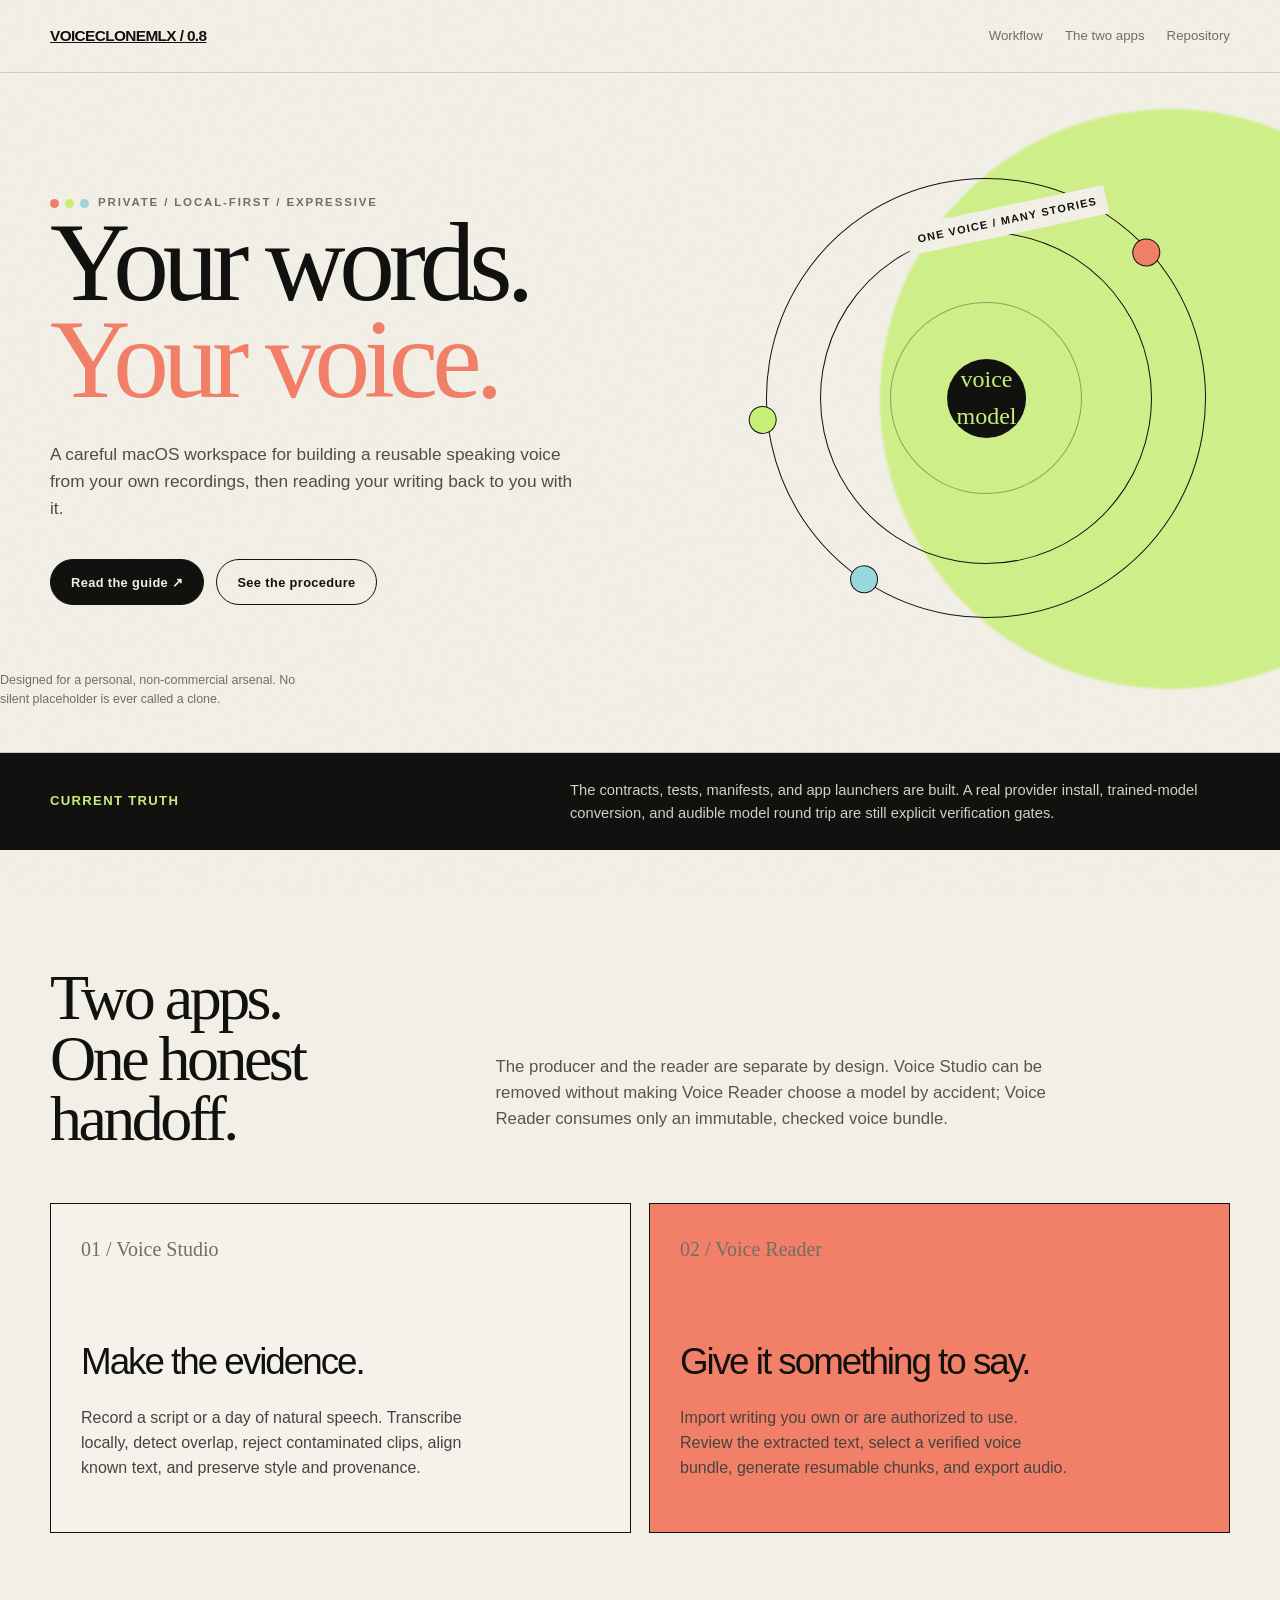
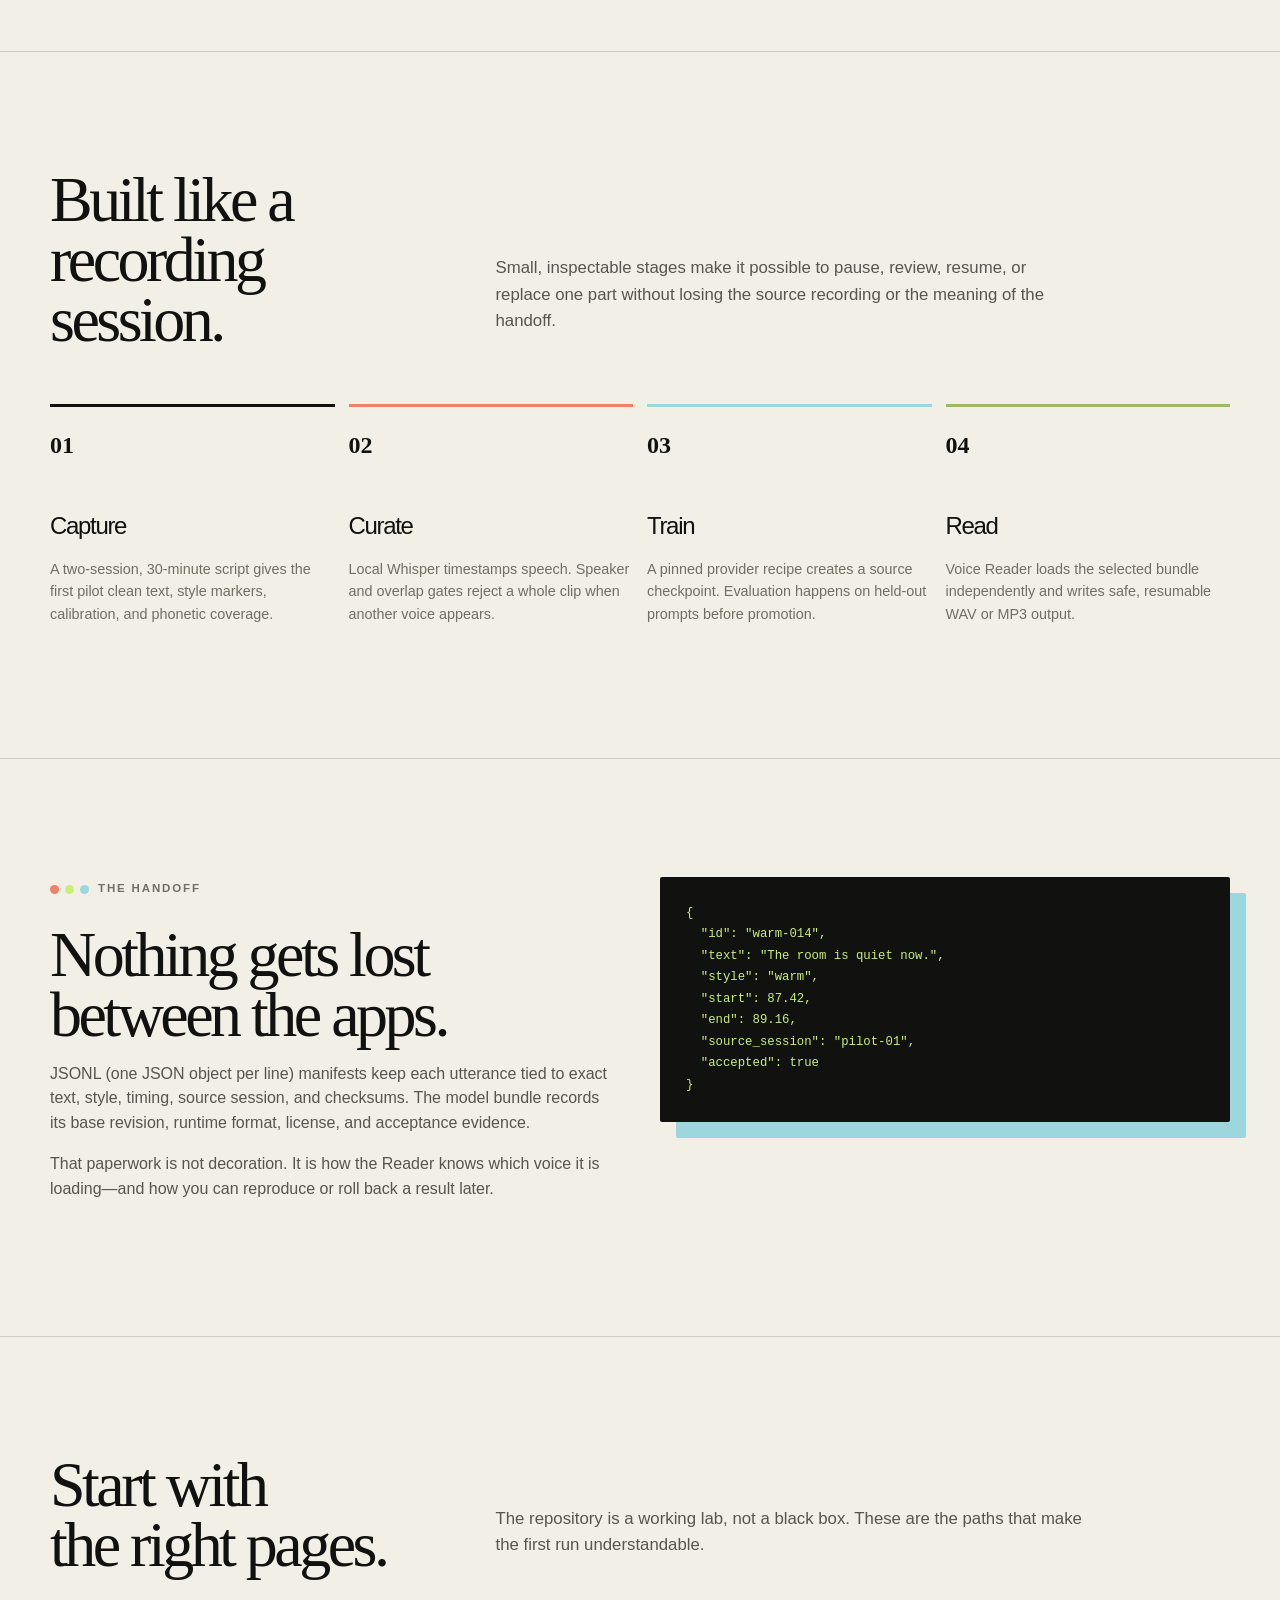
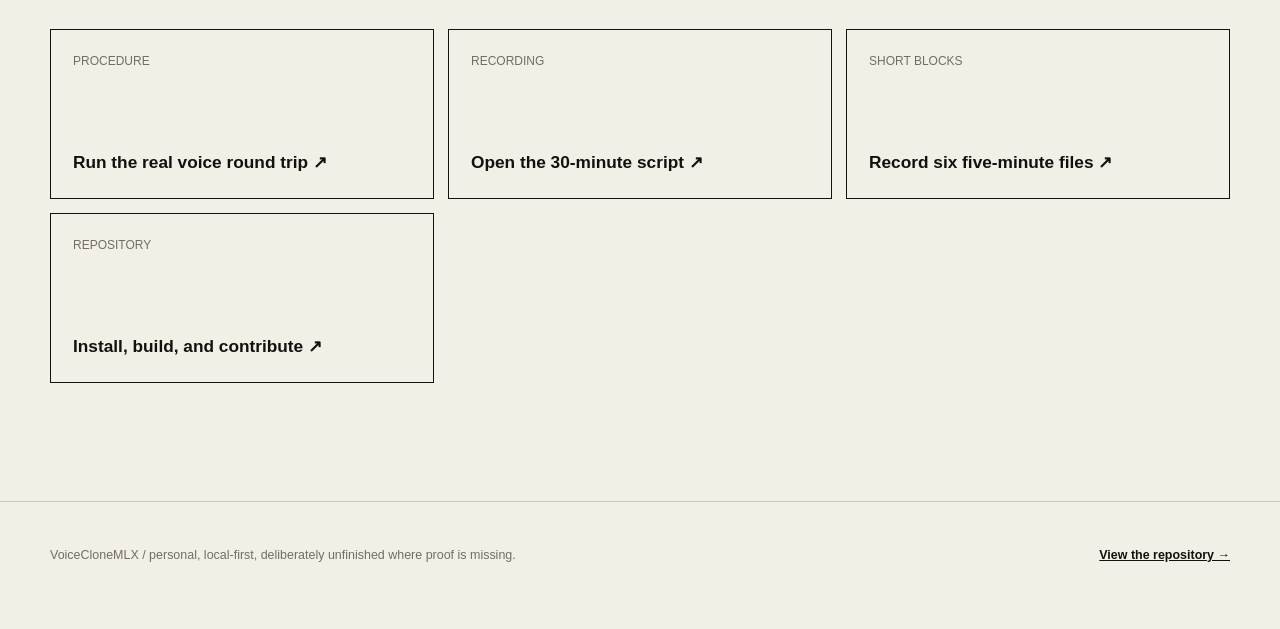
<file: docs/index.html>
<!doctype html>
<html lang="en">
<head>
  <meta charset="utf-8">
  <meta name="viewport" content="width=device-width, initial-scale=1">
  <meta name="description" content="VoiceCloneMLX is a private, local-first macOS workspace for building and using an expressive personal voice model.">
  <meta name="theme-color" content="#111210">
  <title>VoiceCloneMLX — your words, your voice</title>
  <style>
    :root {
      --ink: #111210;
      --paper: #f2efe6;
      --paper-deep: #e7e2d5;
      --muted: #716e64;
      --line: rgba(17, 18, 16, .16);
      --lime: #c8ef77;
      --coral: #f27f68;
      --blue: #9bd7dd;
      --max: 1180px;
      --serif: Georgia, 'Times New Roman', serif;
      --sans: 'Avenir Next', Avenir, 'Helvetica Neue', Helvetica, sans-serif;
      color-scheme: light;
    }

    * { box-sizing: border-box; }
    html { scroll-behavior: smooth; }
    body {
      margin: 0;
      color: var(--ink);
      background: var(--paper);
      font-family: var(--sans);
      line-height: 1.55;
    }
    body::before {
      content: '';
      position: fixed;
      inset: 0;
      pointer-events: none;
      opacity: .18;
      background-image: url("data:image/svg+xml,%3Csvg viewBox='0 0 180 180' xmlns='http://www.w3.org/2000/svg'%3E%3Cfilter id='n'%3E%3CfeTurbulence type='fractalNoise' baseFrequency='.92' numOctaves='3' stitchTiles='stitch'/%3E%3C/filter%3E%3Crect width='100%25' height='100%25' filter='url(%23n)' opacity='.12'/%3E%3C/svg%3E");
      mix-blend-mode: multiply;
      z-index: 5;
    }
    a { color: inherit; }
    .wrap { width: min(calc(100% - 48px), var(--max)); margin-inline: auto; }
    .eyebrow {
      display: inline-flex;
      align-items: center;
      gap: 9px;
      color: var(--muted);
      font-size: .72rem;
      font-weight: 800;
      letter-spacing: .16em;
      text-transform: uppercase;
    }
    .eyebrow::before {
      content: '';
      width: 9px;
      height: 9px;
      border-radius: 50%;
      background: var(--coral);
      box-shadow: 15px 0 var(--lime), 30px 0 var(--blue);
      margin-right: 30px;
    }
    header {
      position: relative;
      padding: 24px 0;
      border-bottom: 1px solid var(--line);
    }
    nav { display: flex; justify-content: space-between; align-items: center; gap: 24px; }
    .wordmark { font-size: .96rem; font-weight: 900; letter-spacing: -.04em; }
    .nav-links { display: flex; gap: 22px; color: var(--muted); font-size: .83rem; }
    .nav-links a { text-decoration: none; }
    .nav-links a:hover, .nav-links a:focus-visible { color: var(--ink); }

    .hero {
      position: relative;
      min-height: 680px;
      display: grid;
      align-items: center;
      overflow: hidden;
      padding: 100px 0 118px;
    }
    .hero::after {
      content: '';
      position: absolute;
      width: 580px;
      height: 580px;
      right: -180px;
      top: 36px;
      border-radius: 50%;
      background: var(--lime);
      opacity: .82;
      filter: blur(1px);
      z-index: -1;
    }
    .hero-grid { display: grid; grid-template-columns: 1.12fr .88fr; gap: 70px; align-items: center; }
    h1, h2, h3 { margin: 0; font-weight: 500; letter-spacing: -.055em; }
    h1 { max-width: 730px; font-family: var(--serif); font-size: clamp(4.1rem, 8.7vw, 8.8rem); line-height: .87; }
    h1 em { color: var(--coral); font-style: normal; }
    .hero-copy { max-width: 540px; margin: 32px 0 0; color: #4f4d46; font-size: 1.08rem; }
    .actions { display: flex; flex-wrap: wrap; gap: 12px; margin-top: 38px; }
    .button {
      display: inline-flex;
      align-items: center;
      min-height: 46px;
      padding: 0 20px;
      border: 1px solid var(--ink);
      border-radius: 999px;
      background: var(--ink);
      color: var(--paper);
      font-size: .8rem;
      font-weight: 800;
      letter-spacing: .03em;
      text-decoration: none;
      transition: transform .2s ease, background .2s ease, color .2s ease;
    }
    .button:hover, .button:focus-visible { transform: translateY(-3px); background: var(--coral); color: var(--ink); }
    .button.secondary { background: transparent; color: var(--ink); }
    .button.secondary:hover, .button.secondary:focus-visible { background: var(--blue); }
    .orbit {
      position: relative;
      width: min(100%, 440px);
      aspect-ratio: 1;
      margin-inline: auto;
      border: 1px solid var(--ink);
      border-radius: 50%;
      transform: rotate(-12deg);
    }
    .orbit::before, .orbit::after { content: ''; position: absolute; border: 1px solid var(--ink); border-radius: 50%; }
    .orbit::before { inset: 12%; }
    .orbit::after { inset: 28%; border-color: rgba(17,18,16,.35); }
    .orbit-label { position: absolute; top: 8%; left: 40%; padding: 6px 10px; background: var(--paper); font-size: .68rem; font-weight: 800; letter-spacing: .12em; text-transform: uppercase; }
    .orbit-core { position: absolute; inset: 41%; display: grid; place-items: center; border-radius: 50%; background: var(--ink); color: var(--lime); transform: rotate(12deg); font-family: var(--serif); font-size: 1.5rem; text-align: center; }
    .orbit-dot { position: absolute; width: 28px; height: 28px; border-radius: 50%; border: 1px solid var(--ink); }
    .orbit-dot.one { top: 22%; right: 4%; background: var(--coral); }
    .orbit-dot.two { bottom: 12%; left: 11%; background: var(--blue); }
    .orbit-dot.three { top: 41%; left: -4%; background: var(--lime); }
    .hero-note { position: absolute; left: 0; bottom: 30px; max-width: 320px; color: var(--muted); font-size: .78rem; }

    .truth { background: var(--ink); color: var(--paper); padding: 26px 0; }
    .truth-inner { display: flex; align-items: center; justify-content: space-between; gap: 30px; }
    .truth strong { color: var(--lime); font-size: .82rem; letter-spacing: .1em; text-transform: uppercase; }
    .truth p { max-width: 660px; margin: 0; color: #d2d0c6; font-size: .92rem; }

    section { padding: 118px 0; border-bottom: 1px solid var(--line); }
    .section-head { display: grid; grid-template-columns: .7fr 1.3fr; gap: 50px; margin-bottom: 54px; }
    h2 { font-family: var(--serif); font-size: clamp(2.8rem, 5vw, 5.4rem); line-height: .94; }
    .section-intro { max-width: 590px; align-self: end; color: #57554d; font-size: 1.05rem; }
    .cards { display: grid; grid-template-columns: repeat(2, 1fr); gap: 18px; }
    .card { min-height: 330px; padding: 30px; border: 1px solid var(--ink); background: rgba(255,255,255,.2); }
    .card:nth-child(2) { background: var(--coral); }
    .card-number { color: var(--muted); font-family: var(--serif); font-size: 1.25rem; }
    .card h3 { margin-top: 68px; font-size: 2.3rem; }
    .card p { max-width: 390px; color: #46443e; }
    .steps { display: grid; grid-template-columns: repeat(4, 1fr); gap: 14px; }
    .step { padding-top: 20px; border-top: 3px solid var(--ink); }
    .step:nth-child(2) { border-color: var(--coral); }
    .step:nth-child(3) { border-color: var(--blue); }
    .step:nth-child(4) { border-color: #9db965; }
    .step b { font-family: var(--serif); font-size: 1.5rem; }
    .step h3 { margin: 42px 0 10px; font-size: 1.5rem; }
    .step p { color: var(--muted); font-size: .9rem; }
    .manifest { display: grid; grid-template-columns: 1fr 1fr; gap: 40px; align-items: start; }
    .manifest-copy p { max-width: 560px; color: #57554d; }
    pre { margin: 0; overflow: auto; padding: 26px; border-radius: 2px; background: var(--ink); color: var(--lime); font: .77rem/1.75 ui-monospace, SFMono-Regular, Menlo, monospace; box-shadow: 16px 16px 0 var(--blue); }
    .links { display: grid; grid-template-columns: repeat(3, 1fr); gap: 14px; }
    .link-card { display: flex; flex-direction: column; justify-content: space-between; min-height: 170px; padding: 22px; border: 1px solid var(--ink); text-decoration: none; transition: transform .2s ease, background .2s ease; }
    .link-card:hover, .link-card:focus-visible { transform: translateY(-5px); background: var(--lime); }
    .link-card span { color: var(--muted); font-size: .75rem; }
    .link-card strong { font-size: 1.08rem; }
    footer { padding: 44px 0 64px; }
    .footer-inner { display: flex; justify-content: space-between; gap: 30px; color: var(--muted); font-size: .78rem; }
    .footer-inner a { color: var(--ink); font-weight: 800; }
    @media (max-width: 800px) {
      .wrap { width: min(calc(100% - 32px), var(--max)); }
      .nav-links { display: none; }
      .hero { min-height: auto; padding: 86px 0 116px; }
      .hero-grid, .section-head, .manifest { grid-template-columns: 1fr; gap: 42px; }
      h1 { font-size: clamp(3.6rem, 18vw, 7rem); }
      .orbit { width: min(100%, 350px); }
      .truth-inner, .footer-inner { align-items: flex-start; flex-direction: column; }
      .cards, .steps, .links { grid-template-columns: 1fr; }
      section { padding: 82px 0; }
      .card { min-height: 260px; }
      .card h3 { margin-top: 38px; }
    }
    @media (prefers-reduced-motion: reduce) {
      html { scroll-behavior: auto; }
      *, *::before, *::after { transition-duration: .001ms !important; }
    }
  </style>
</head>
<body>
  <a href="#main" style="position:absolute;left:-9999px">Skip to content</a>
  <header>
    <div class="wrap">
      <nav aria-label="Primary navigation">
        <a class="wordmark" href="index.html">VOICECLONEMLX / 0.8</a>
        <div class="nav-links">
          <a href="#workflow">Workflow</a>
          <a href="#apps">The two apps</a>
          <a href="README.html">Repository</a>
        </div>
      </nav>
    </div>
  </header>

  <main id="main">
    <section class="hero">
      <div class="wrap hero-grid">
        <div>
          <span class="eyebrow">Private / local-first / expressive</span>
          <h1>Your words.<br><em>Your voice.</em></h1>
          <p class="hero-copy">A careful macOS workspace for building a reusable speaking voice from your own recordings, then reading your writing back to you with it.</p>
          <div class="actions">
            <a class="button" href="README.html">Read the guide <span aria-hidden="true">&nbsp;↗</span></a>
            <a class="button secondary" href="procedure.html">See the procedure</a>
          </div>
        </div>
        <div class="orbit" aria-label="Diagram showing recording, model, and reading as connected stages" role="img">
          <span class="orbit-label">one voice / many stories</span>
          <span class="orbit-core">voice<br>model</span>
          <span class="orbit-dot one" aria-hidden="true"></span>
          <span class="orbit-dot two" aria-hidden="true"></span>
          <span class="orbit-dot three" aria-hidden="true"></span>
        </div>
      </div>
      <div class="wrap"><p class="hero-note">Designed for a personal, non-commercial arsenal. No silent placeholder is ever called a clone.</p></div>
    </section>

    <div class="truth">
      <div class="wrap truth-inner">
        <strong>Current truth</strong>
        <p>The contracts, tests, manifests, and app launchers are built. A real provider install, trained-model conversion, and audible model round trip are still explicit verification gates.</p>
      </div>
    </div>

    <section id="apps">
      <div class="wrap">
        <div class="section-head">
          <h2>Two apps.<br>One honest handoff.</h2>
          <p class="section-intro">The producer and the reader are separate by design. Voice Studio can be removed without making Voice Reader choose a model by accident; Voice Reader consumes only an immutable, checked voice bundle.</p>
        </div>
        <div class="cards">
          <article class="card">
            <span class="card-number">01 / Voice Studio</span>
            <h3>Make the evidence.</h3>
            <p>Record a script or a day of natural speech. Transcribe locally, detect overlap, reject contaminated clips, align known text, and preserve style and provenance.</p>
          </article>
          <article class="card">
            <span class="card-number">02 / Voice Reader</span>
            <h3>Give it something to say.</h3>
            <p>Import writing you own or are authorized to use. Review the extracted text, select a verified voice bundle, generate resumable chunks, and export audio.</p>
          </article>
        </div>
      </div>
    </section>

    <section id="workflow">
      <div class="wrap">
        <div class="section-head">
          <h2>Built like a<br>recording session.</h2>
          <p class="section-intro">Small, inspectable stages make it possible to pause, review, resume, or replace one part without losing the source recording or the meaning of the handoff.</p>
        </div>
        <div class="steps">
          <article class="step"><b>01</b><h3>Capture</h3><p>A two-session, 30-minute script gives the first pilot clean text, style markers, calibration, and phonetic coverage.</p></article>
          <article class="step"><b>02</b><h3>Curate</h3><p>Local Whisper timestamps speech. Speaker and overlap gates reject a whole clip when another voice appears.</p></article>
          <article class="step"><b>03</b><h3>Train</h3><p>A pinned provider recipe creates a source checkpoint. Evaluation happens on held-out prompts before promotion.</p></article>
          <article class="step"><b>04</b><h3>Read</h3><p>Voice Reader loads the selected bundle independently and writes safe, resumable WAV or MP3 output.</p></article>
        </div>
      </div>
    </section>

    <section>
      <div class="wrap manifest">
        <div class="manifest-copy">
          <span class="eyebrow">The handoff</span>
          <h2 style="margin-top:24px">Nothing gets lost between the apps.</h2>
          <p>JSONL (one JSON object per line) manifests keep each utterance tied to exact text, style, timing, source session, and checksums. The model bundle records its base revision, runtime format, license, and acceptance evidence.</p>
          <p>That paperwork is not decoration. It is how the Reader knows which voice it is loading—and how you can reproduce or roll back a result later.</p>
        </div>
        <pre aria-label="Example manifest row">{
  "id": "warm-014",
  "text": "The room is quiet now.",
  "style": "warm",
  "start": 87.42,
  "end": 89.16,
  "source_session": "pilot-01",
  "accepted": true
}</pre>
      </div>
    </section>

    <section>
      <div class="wrap">
        <div class="section-head">
          <h2>Start with<br>the right pages.</h2>
          <p class="section-intro">The repository is a working lab, not a black box. These are the paths that make the first run understandable.</p>
        </div>
        <div class="links">
          <a class="link-card" href="procedure.html"><span>PROCEDURE</span><strong>Run the real voice round trip ↗</strong></a>
          <a class="link-card" href="recording-script.html"><span>RECORDING</span><strong>Open the 30-minute script ↗</strong></a>
          <a class="link-card" href="six-block-script.html"><span>SHORT BLOCKS</span><strong>Record six five-minute files ↗</strong></a>
          <a class="link-card" href="README.html"><span>REPOSITORY</span><strong>Install, build, and contribute ↗</strong></a>
        </div>
      </div>
    </section>
  </main>

  <footer>
    <div class="wrap footer-inner">
      <span>VoiceCloneMLX / personal, local-first, deliberately unfinished where proof is missing.</span>
      <a href="README.html">View the repository →</a>
    </div>
  </footer>
</body>
</html>
</file>
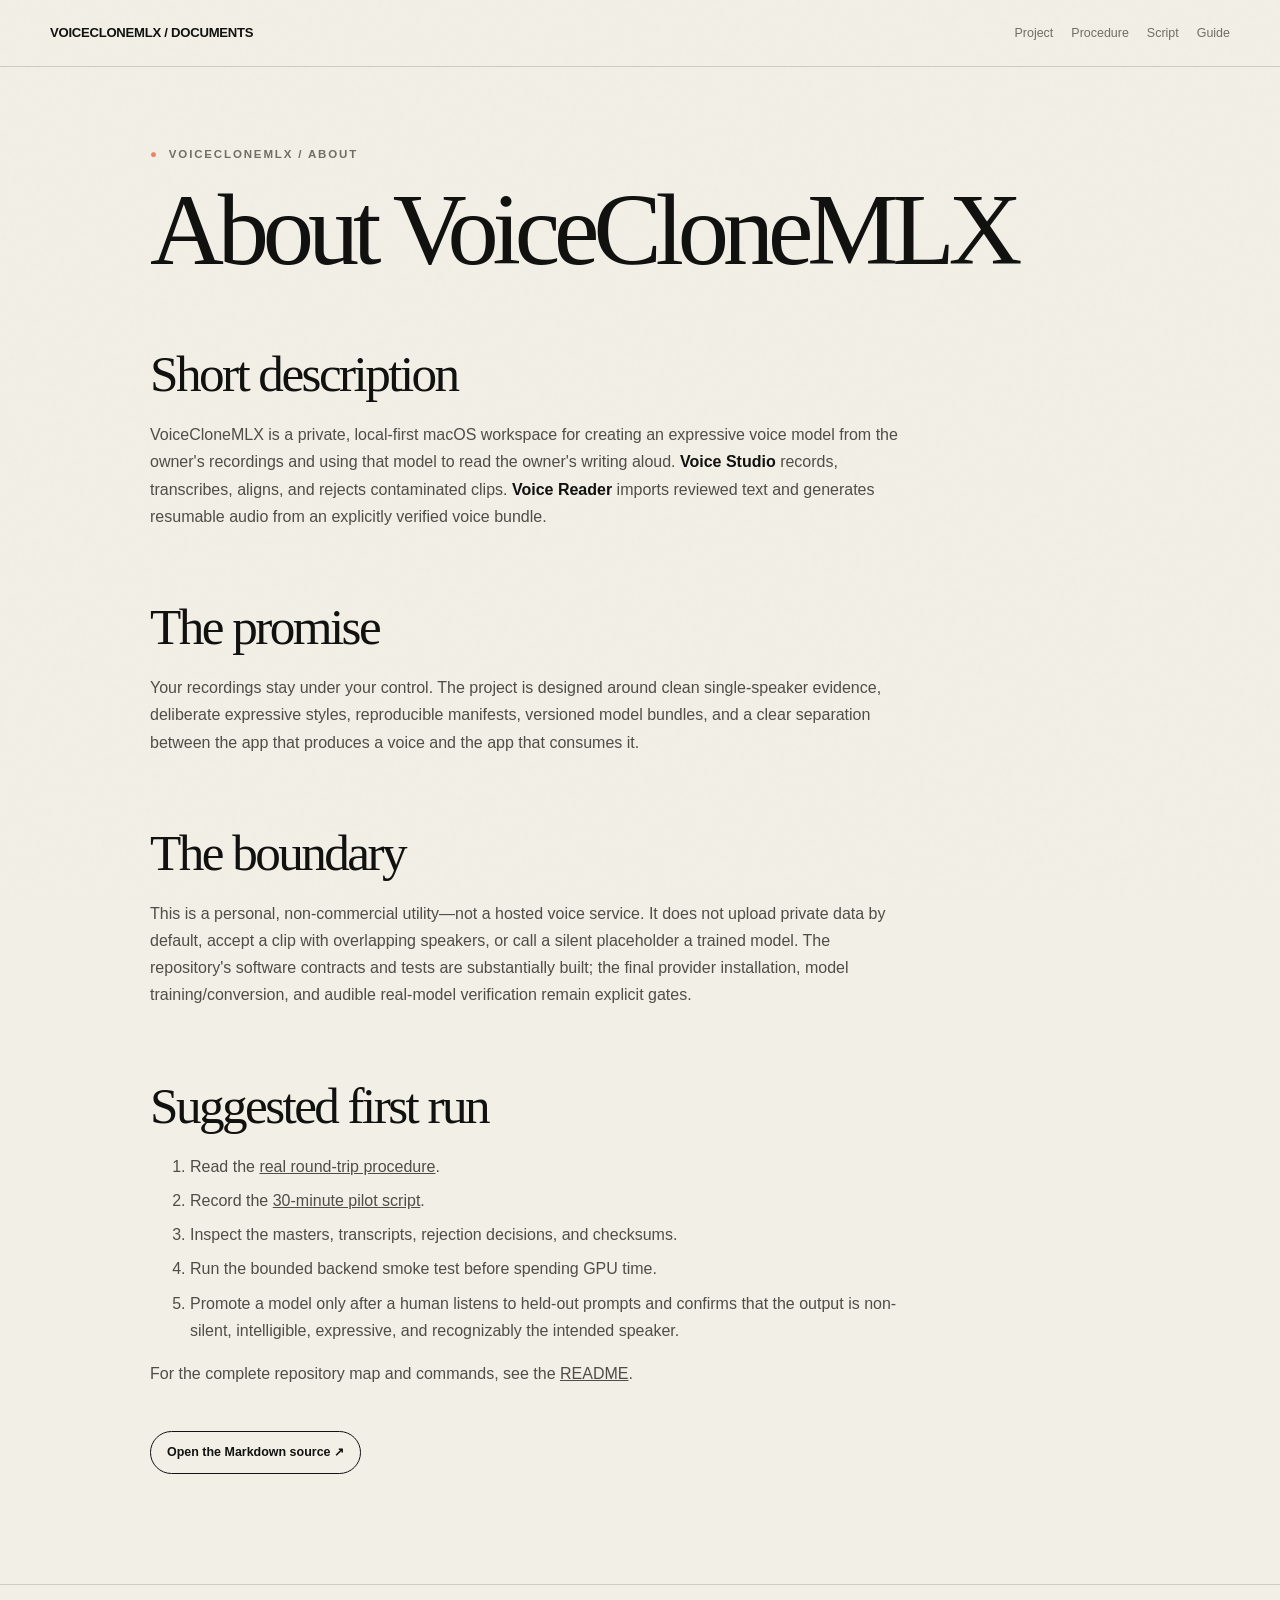
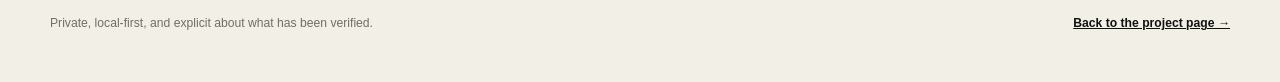
<file: docs/about.html>
<!doctype html>
<html lang="en">
<head>
  <meta charset="utf-8">
  <meta name="viewport" content="width=device-width, initial-scale=1">
  <meta name="theme-color" content="#111210">
  <title>About — VoiceCloneMLX</title>
  <link rel="stylesheet" href="document.css">
</head>
<body>
  <header class="site-header">
    <div class="site-nav">
      <a class="wordmark" href="index.html">VOICECLONEMLX / DOCUMENTS</a>
      <nav aria-label="Document navigation">
        <a href="index.html">Project</a>
        <a href="procedure.html">Procedure</a>
        <a href="recording-script.html">Script</a>
        <a href="README.html">Guide</a>
      </nav>
    </div>
  </header>
  <main class="doc-shell">
    <div class="doc-kicker">VoiceCloneMLX / About</div>
    <h1 id="about-voiceclonemlx">About VoiceCloneMLX</h1>
    <h2 id="short-description">Short description</h2>
    <p>VoiceCloneMLX is a private, local-first macOS workspace for
    creating an expressive voice model from the owner's recordings and
    using that model to read the owner's writing aloud. <strong>Voice
    Studio</strong> records, transcribes, aligns, and rejects
    contaminated clips. <strong>Voice Reader</strong> imports reviewed
    text and generates resumable audio from an explicitly verified voice
    bundle.</p>
    <h2 id="the-promise">The promise</h2>
    <p>Your recordings stay under your control. The project is designed
    around clean single-speaker evidence, deliberate expressive styles,
    reproducible manifests, versioned model bundles, and a clear
    separation between the app that produces a voice and the app that
    consumes it.</p>
    <h2 id="the-boundary">The boundary</h2>
    <p>This is a personal, non-commercial utility—not a hosted voice
    service. It does not upload private data by default, accept a clip
    with overlapping speakers, or call a silent placeholder a trained
    model. The repository's software contracts and tests are
    substantially built; the final provider installation, model
    training/conversion, and audible real-model verification remain
    explicit gates.</p>
    <h2 id="suggested-first-run">Suggested first run</h2>
    <ol type="1">
    <li>Read the <a href="procedure.html">real round-trip
    procedure</a>.</li>
    <li>Record the <a href="recording-script.html">30-minute pilot
    script</a>.</li>
    <li>Inspect the masters, transcripts, rejection decisions, and
    checksums.</li>
    <li>Run the bounded backend smoke test before spending GPU
    time.</li>
    <li>Promote a model only after a human listens to held-out prompts
    and confirms that the output is non-silent, intelligible,
    expressive, and recognizably the intended speaker.</li>
    </ol>
    <p>For the complete repository map and commands, see the <a
    href="README.html">README</a>.</p>
    <a class="source-link" href="ABOUT.md">Open the Markdown source ↗</a>
  </main>
  <footer class="site-footer">
    <div class="site-footer-inner">
      <span>Private, local-first, and explicit about what has been verified.</span>
      <a href="index.html">Back to the project page →</a>
    </div>
  </footer>
</body>
</html>
</file>
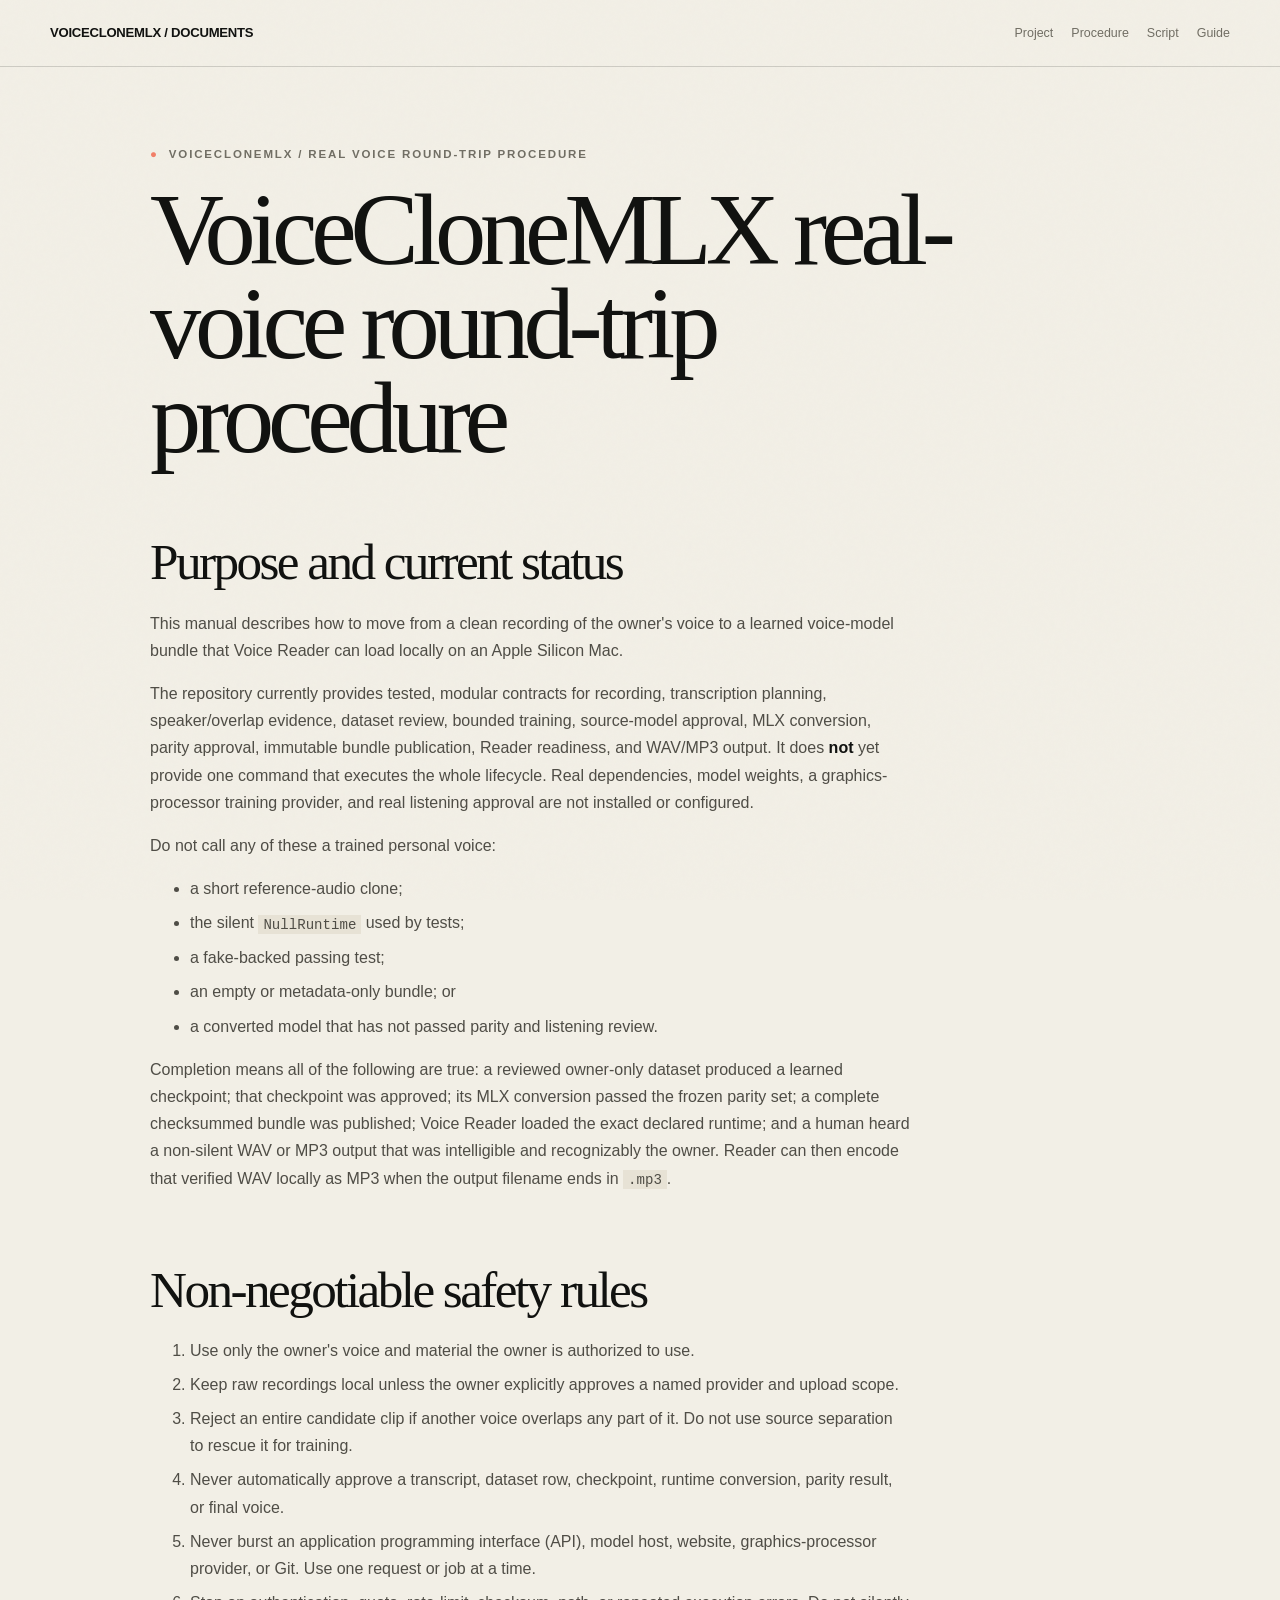
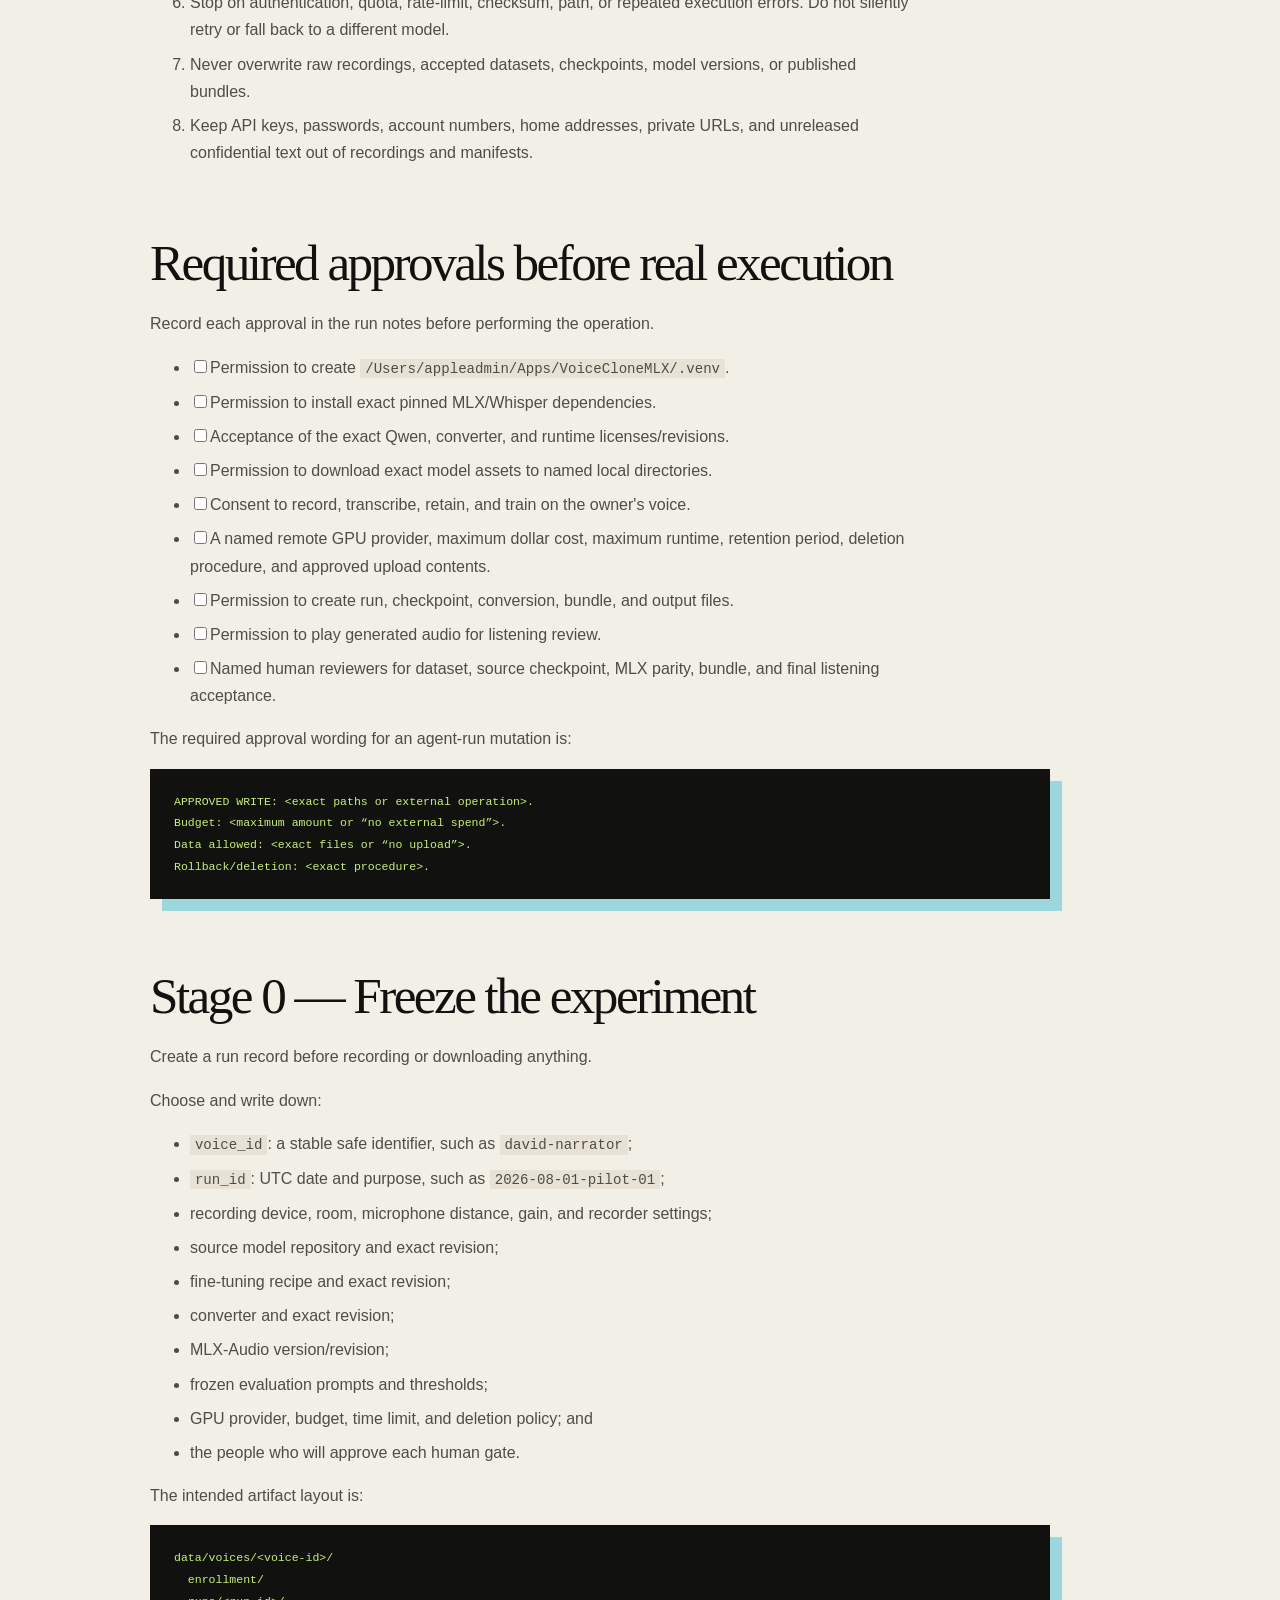
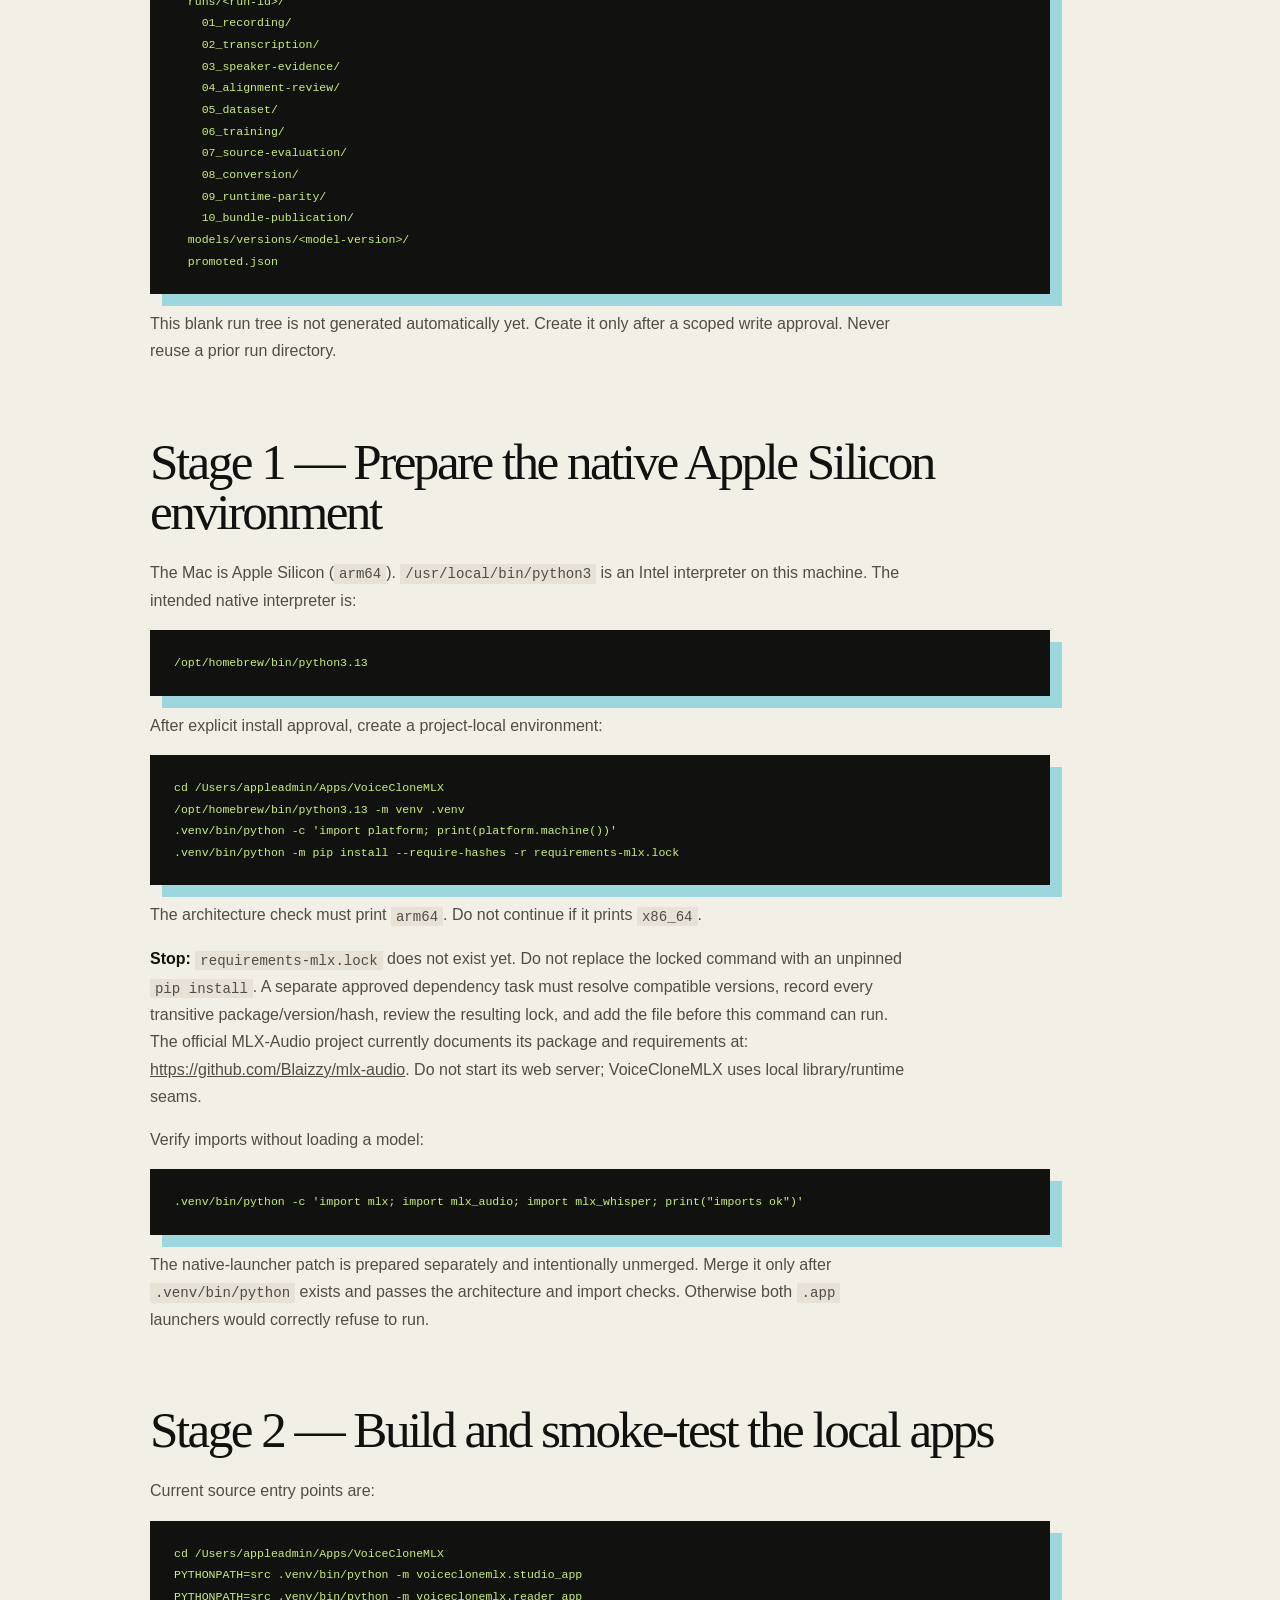
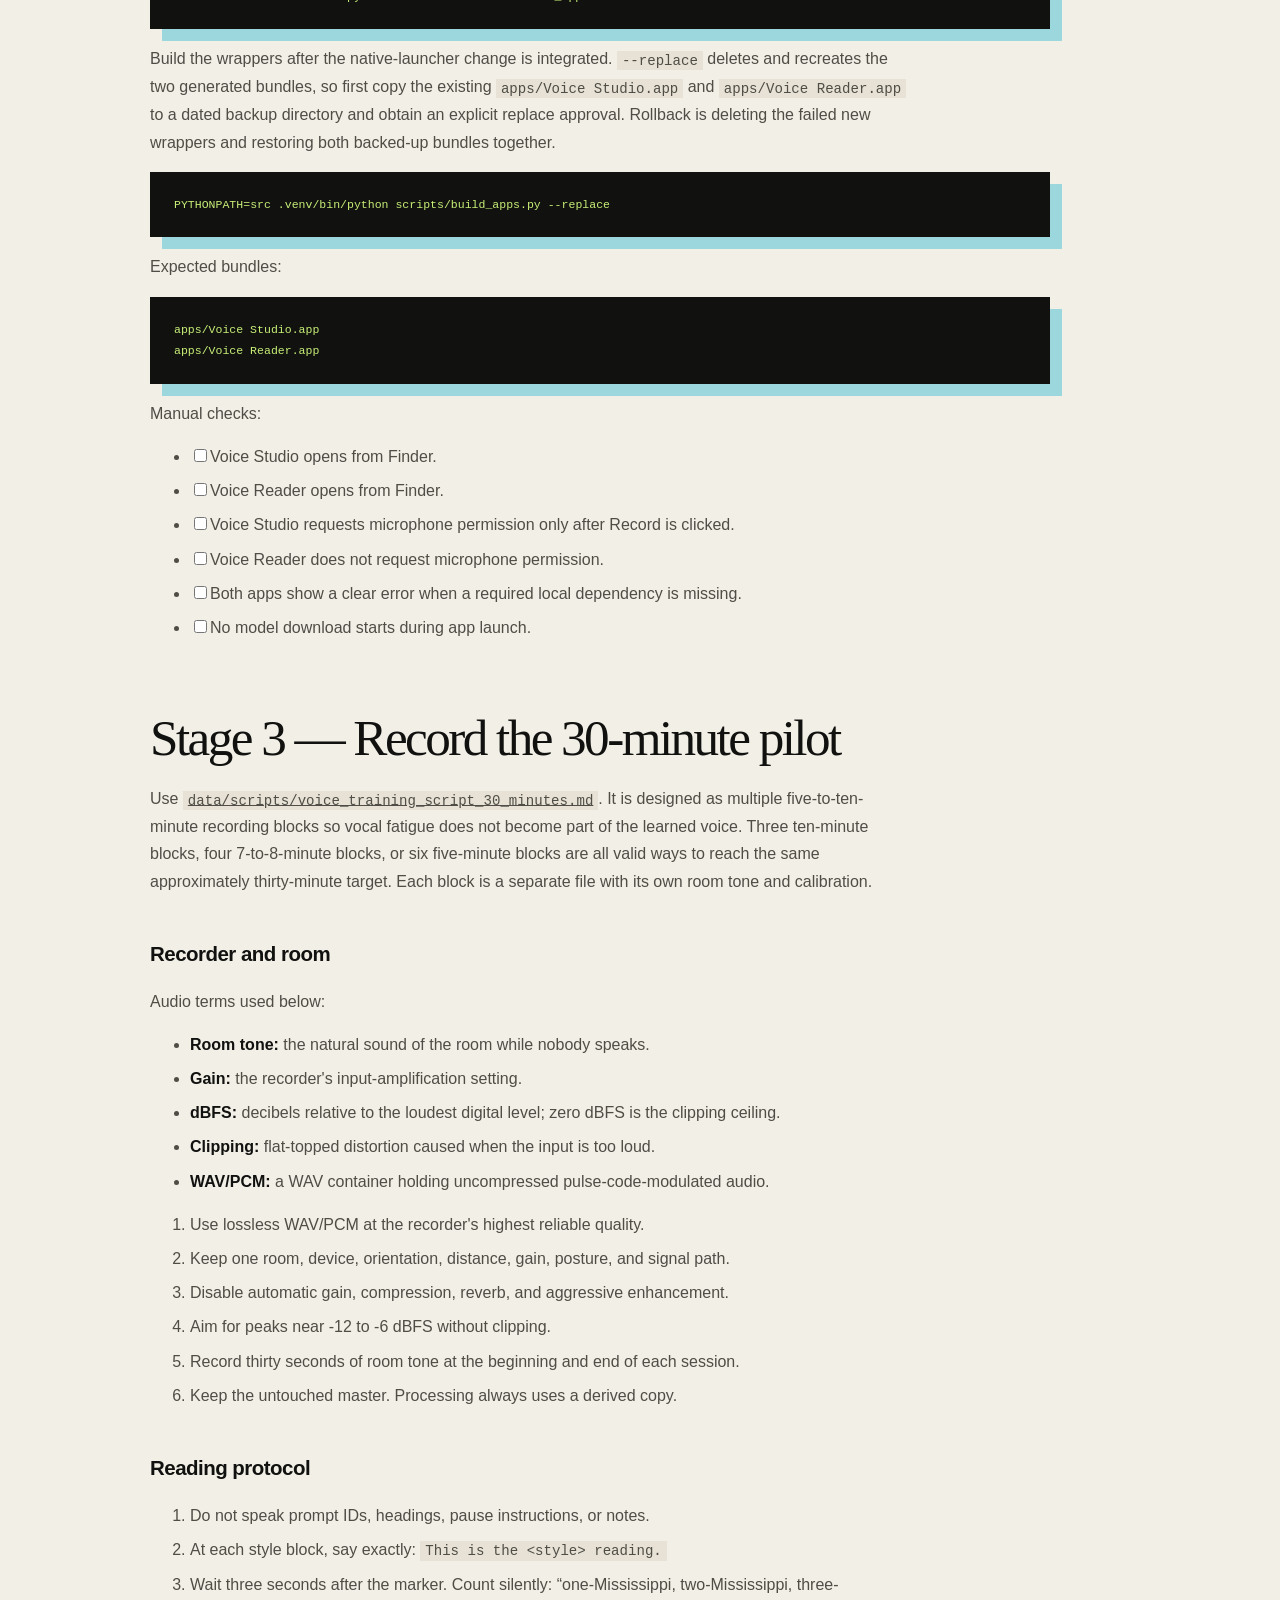
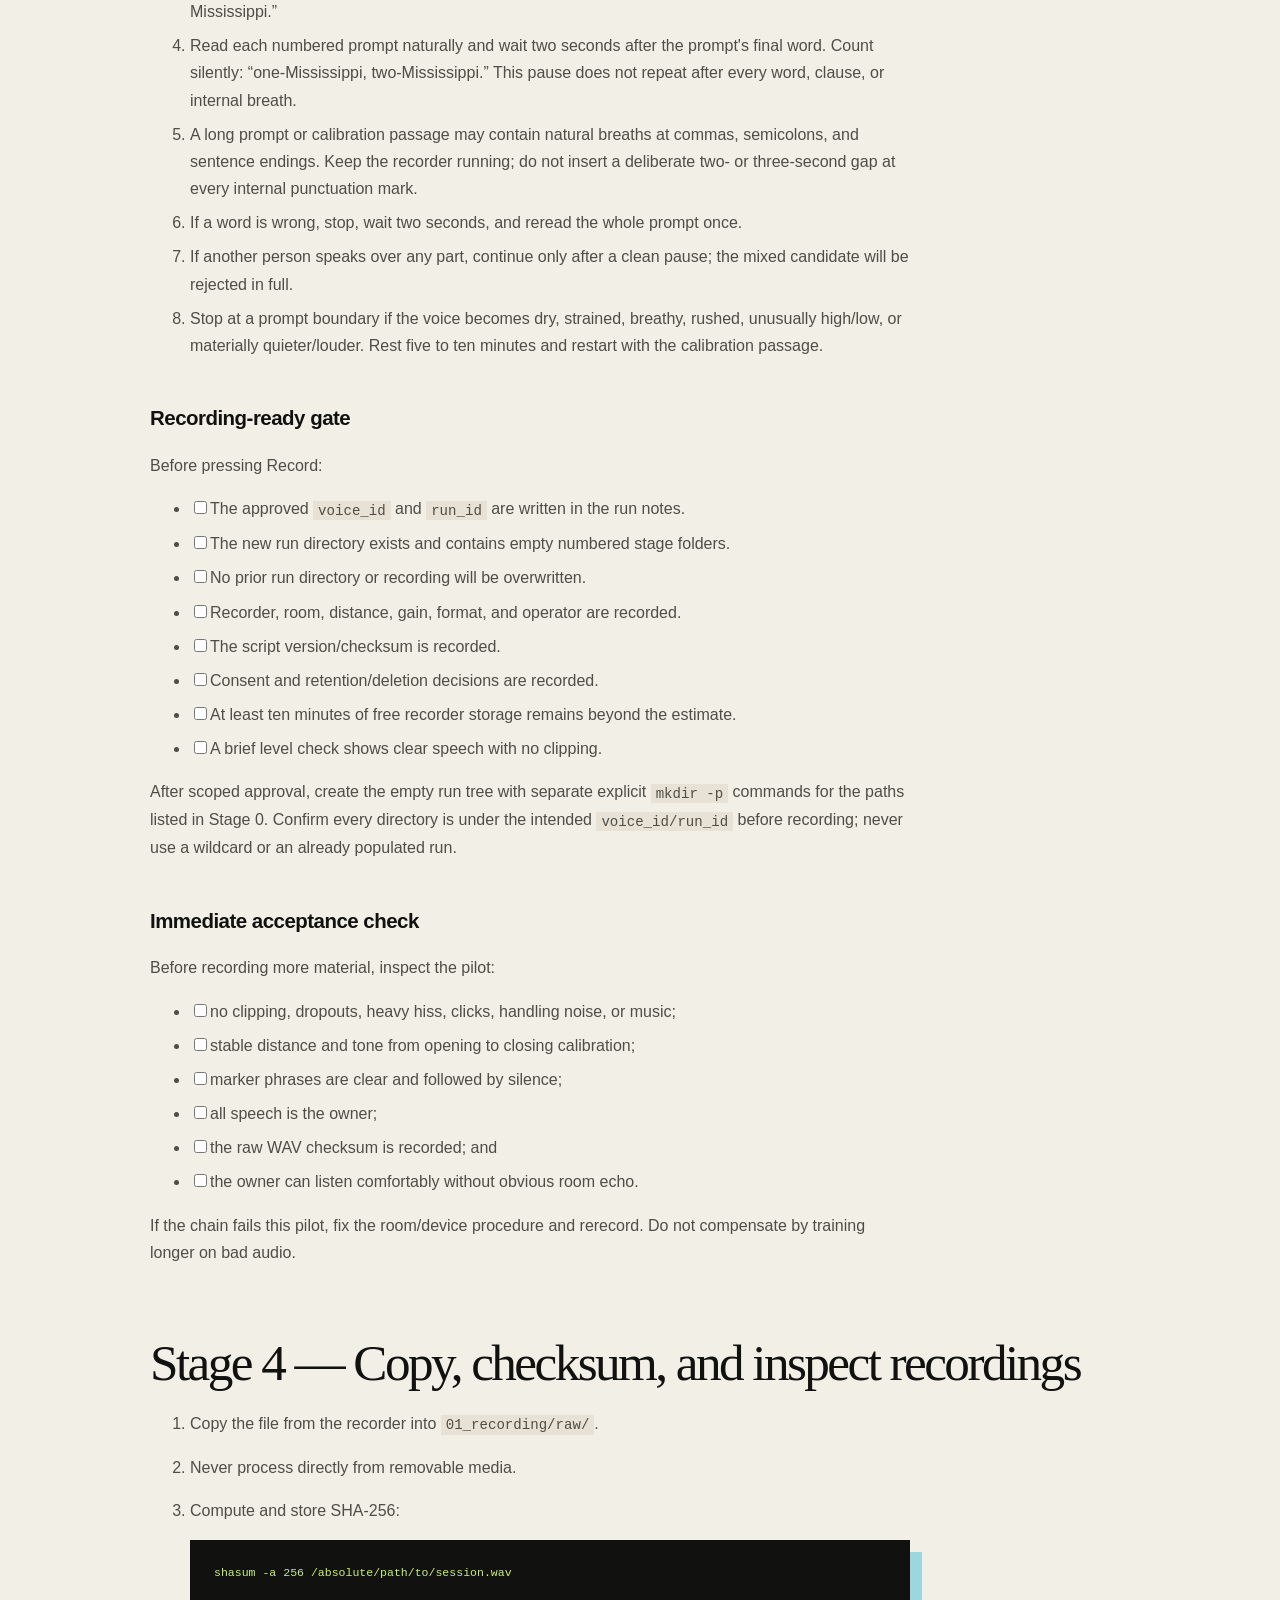
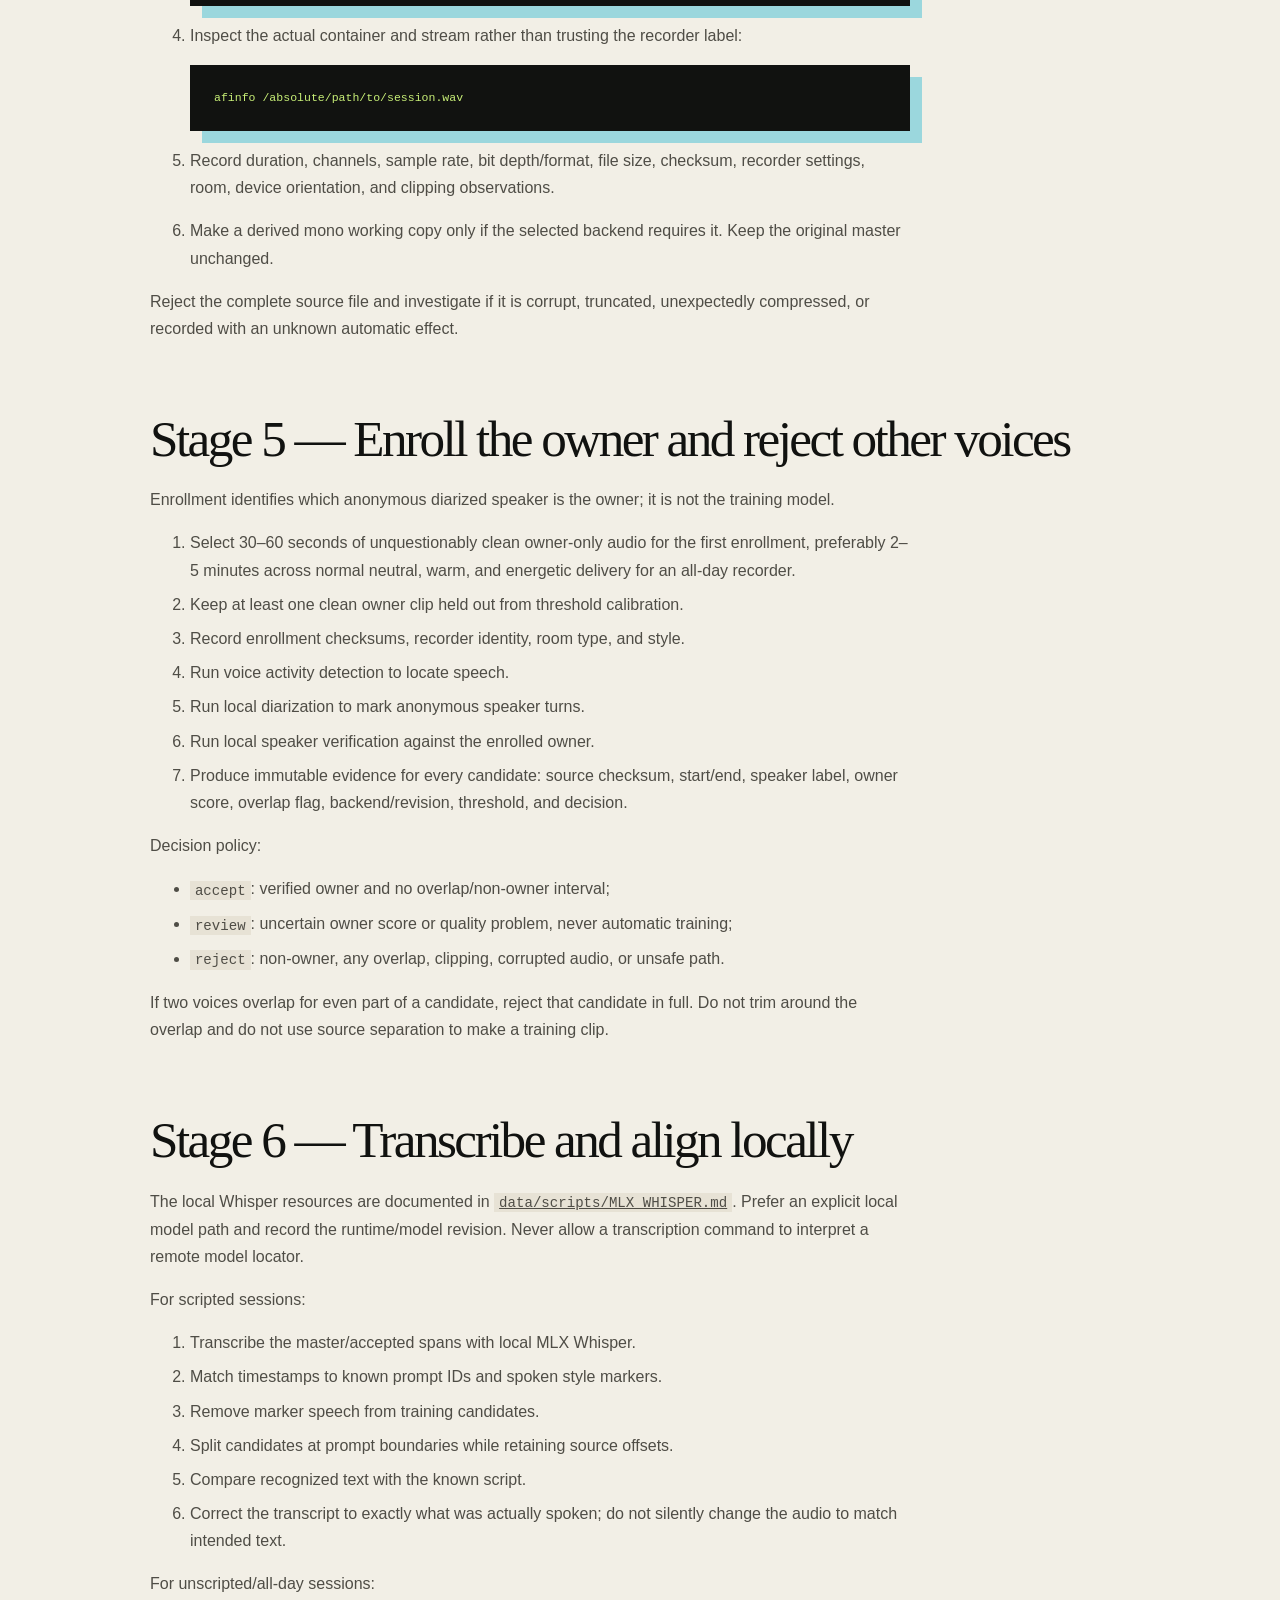
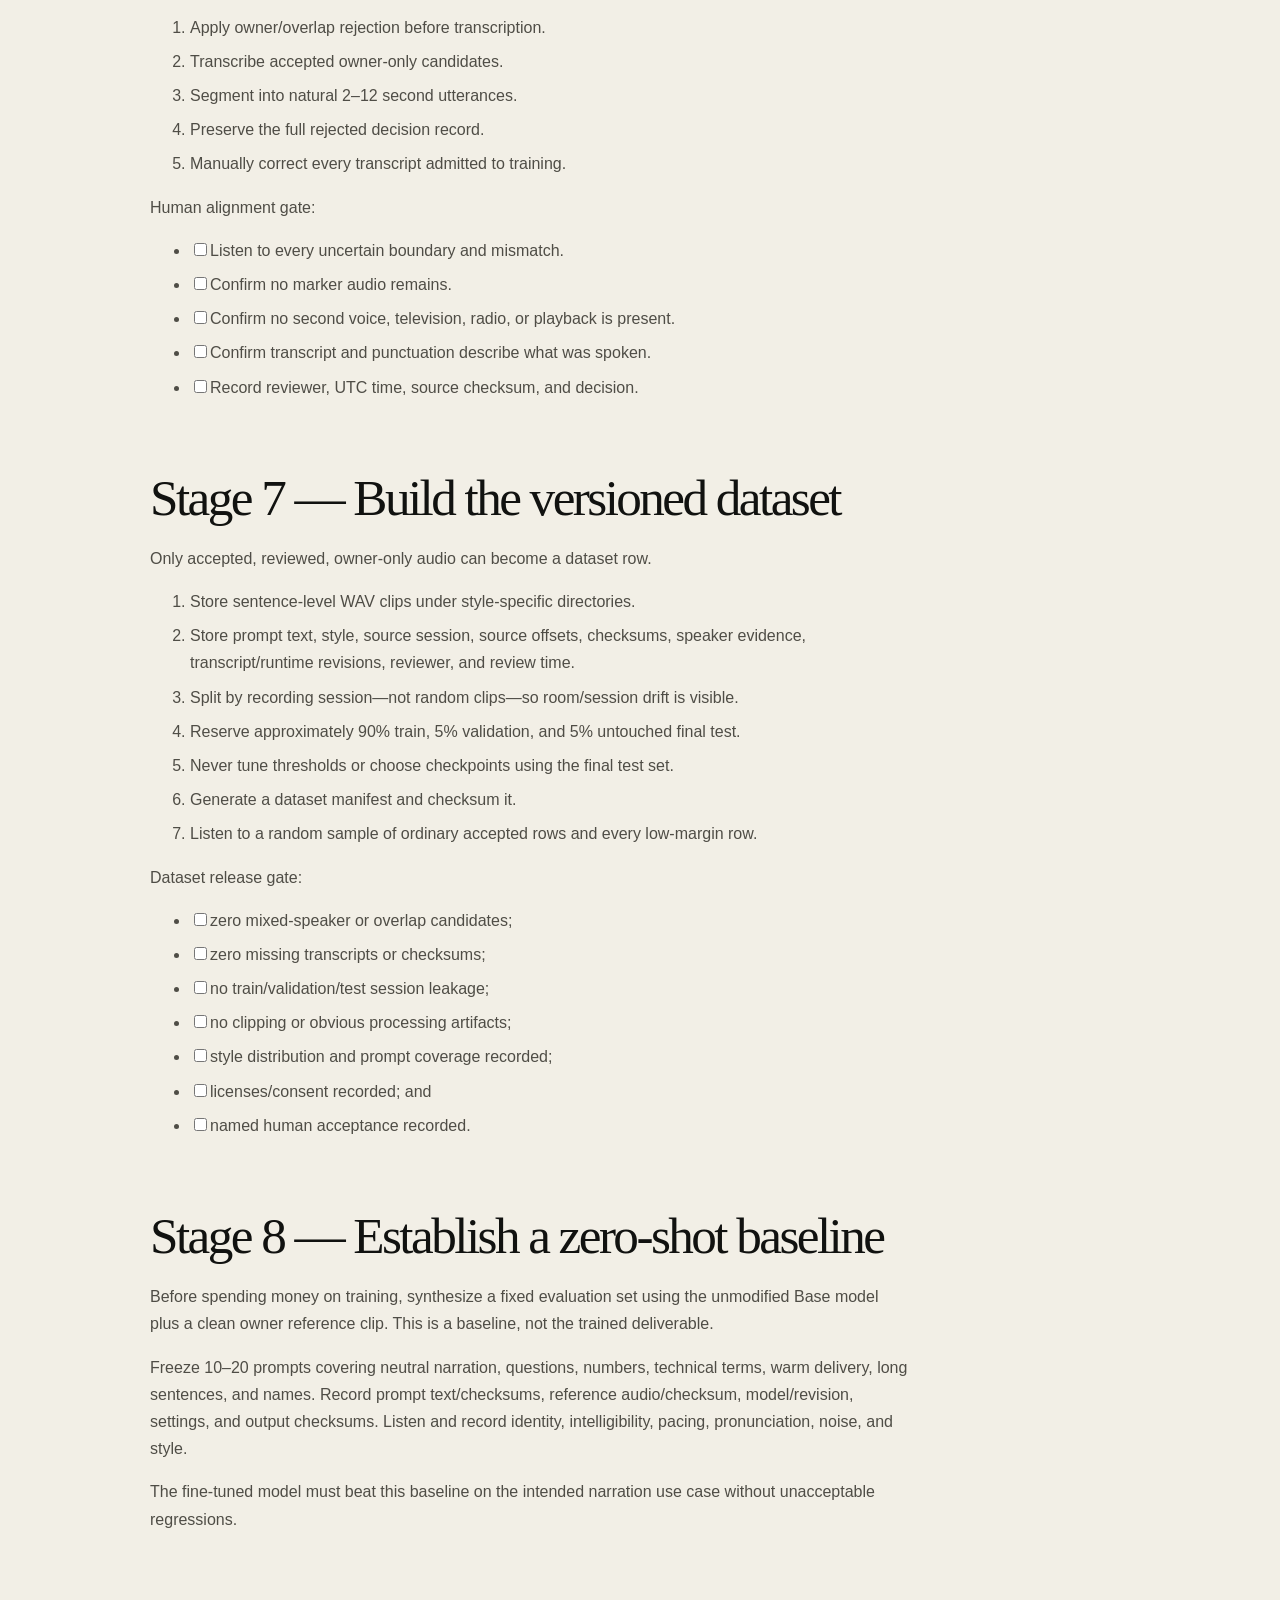
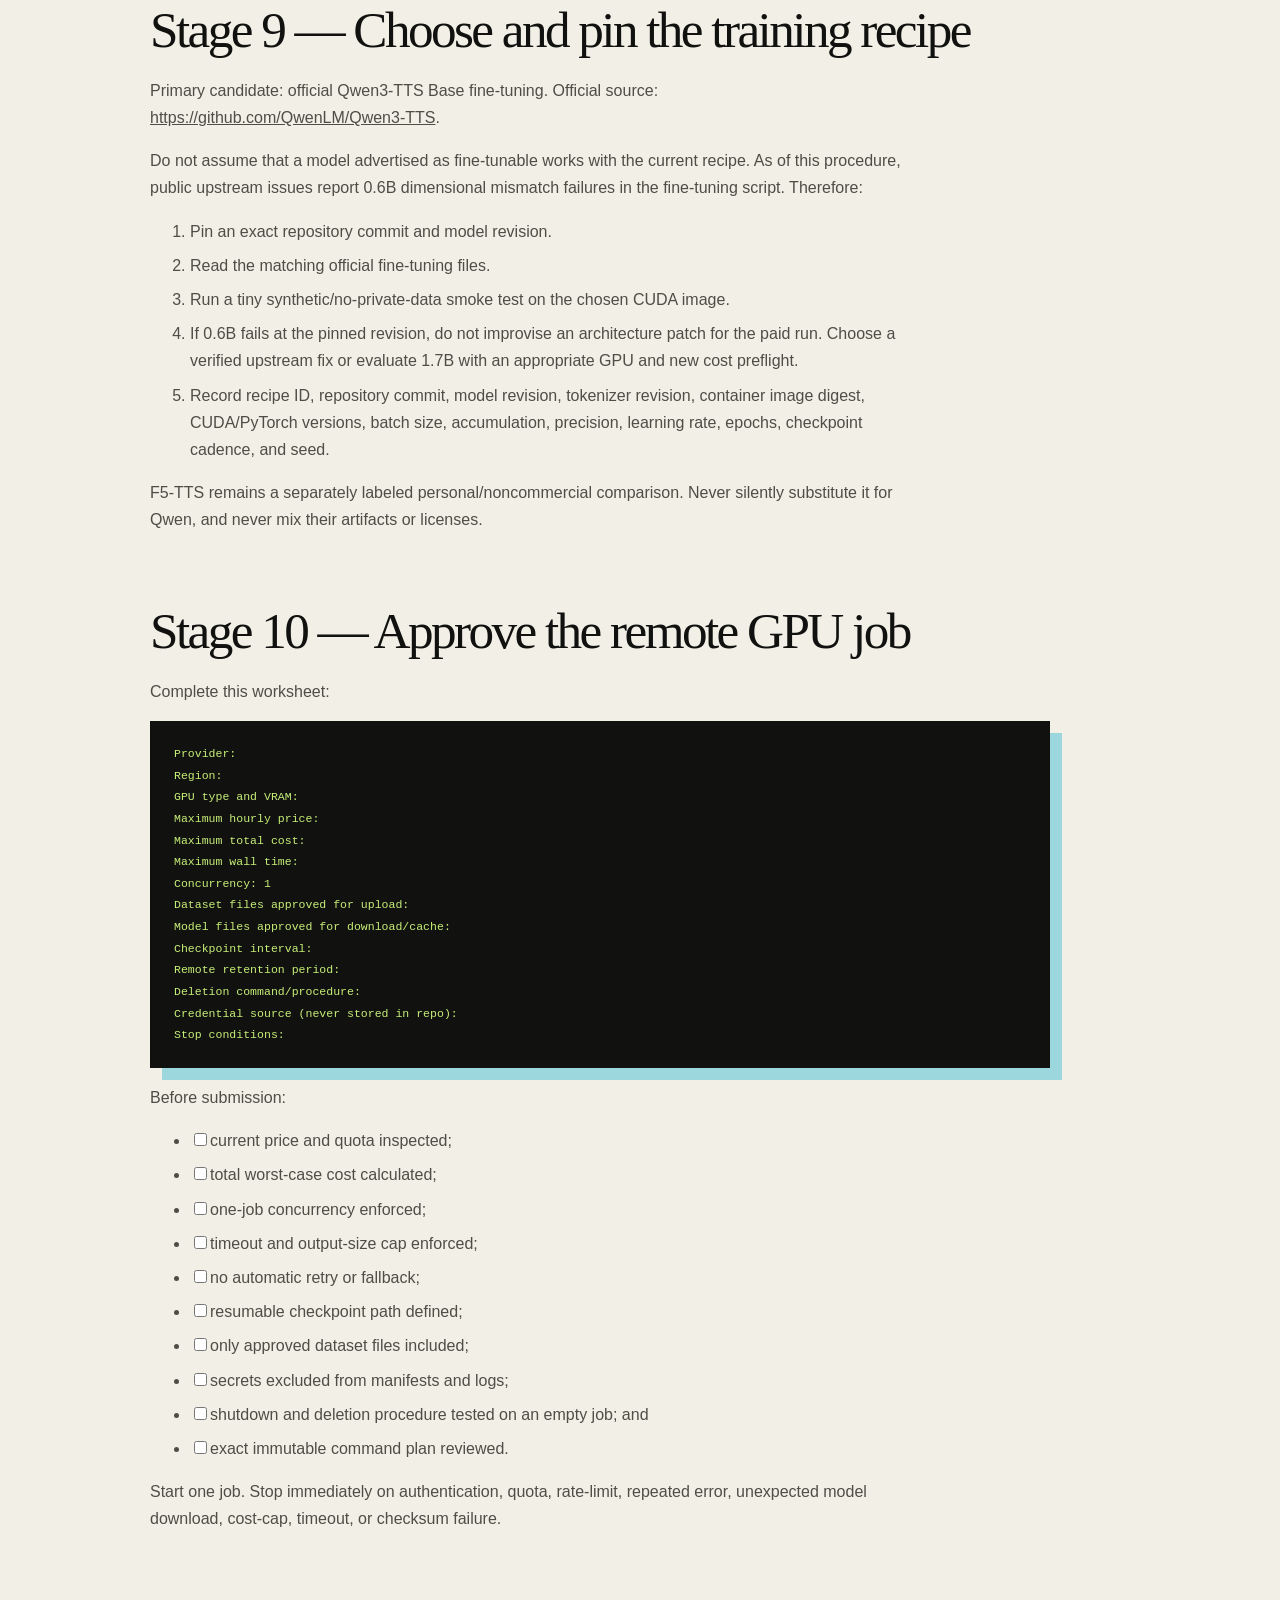
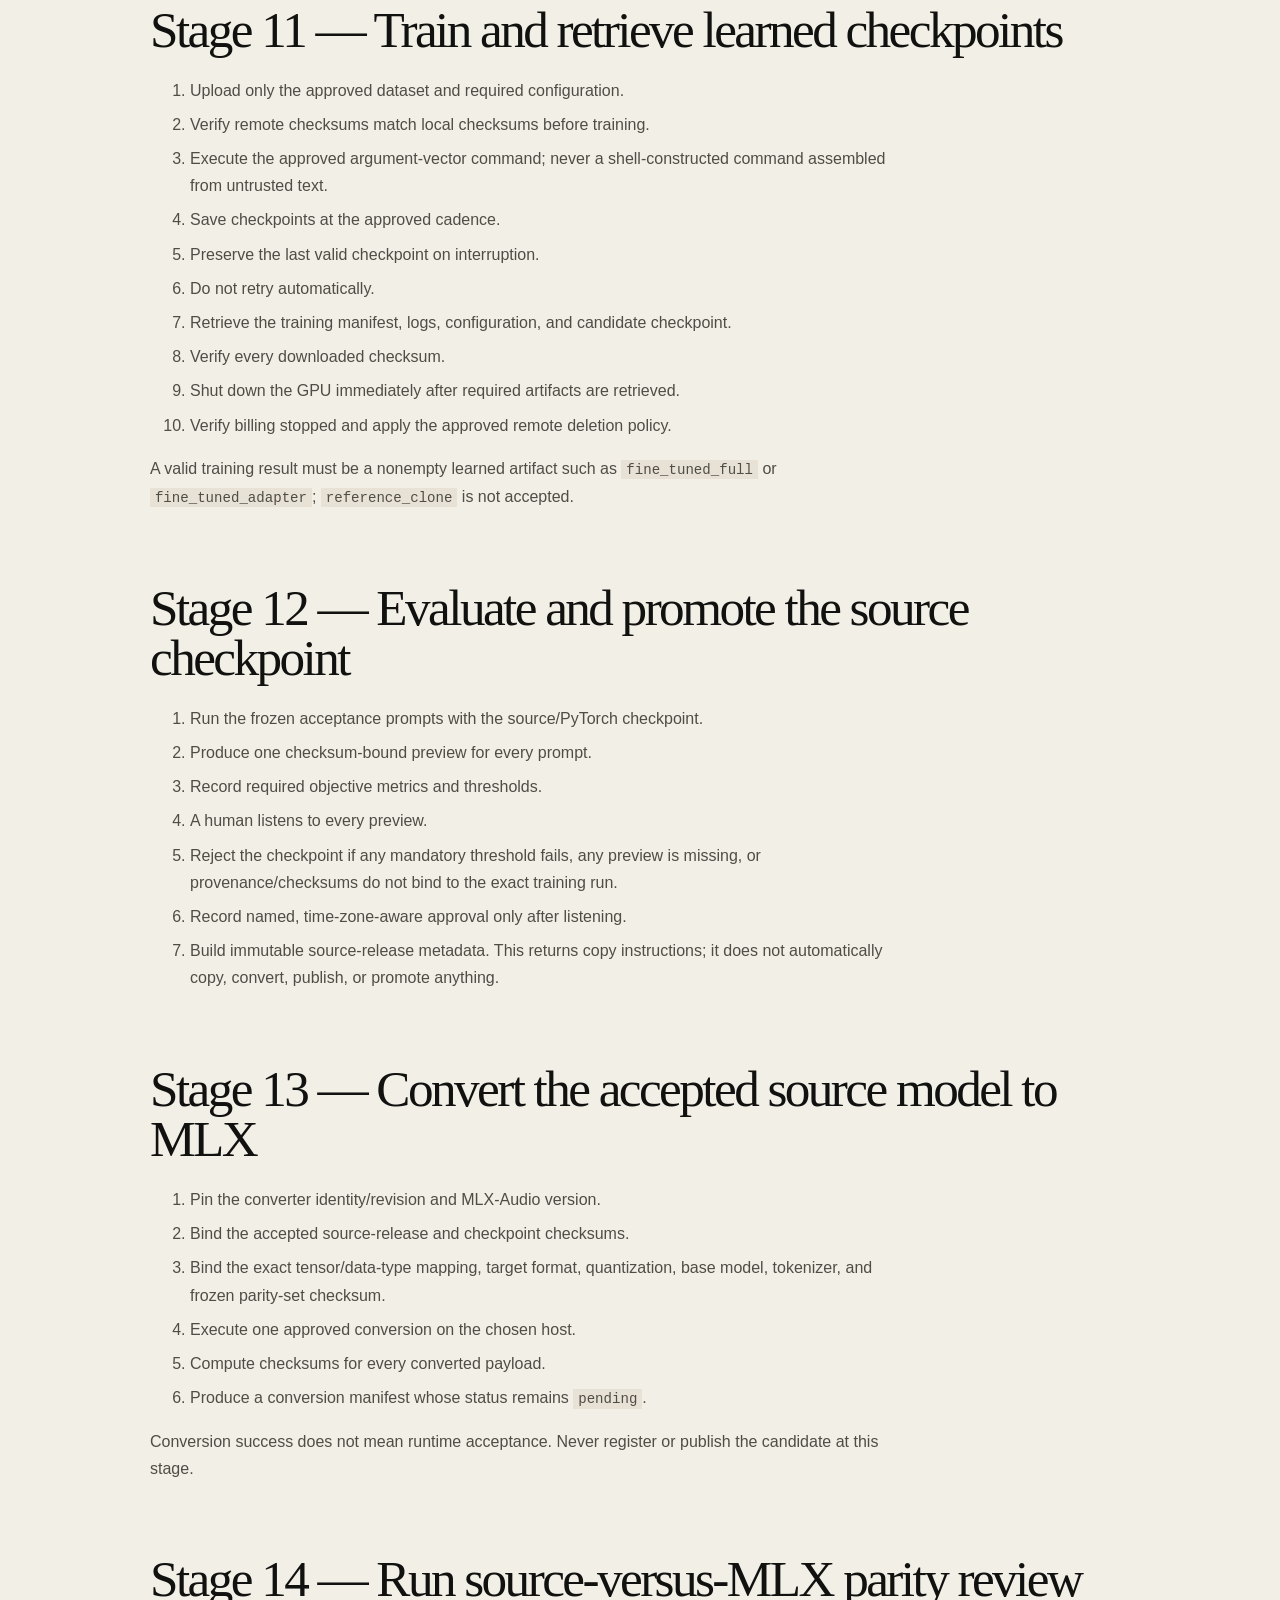
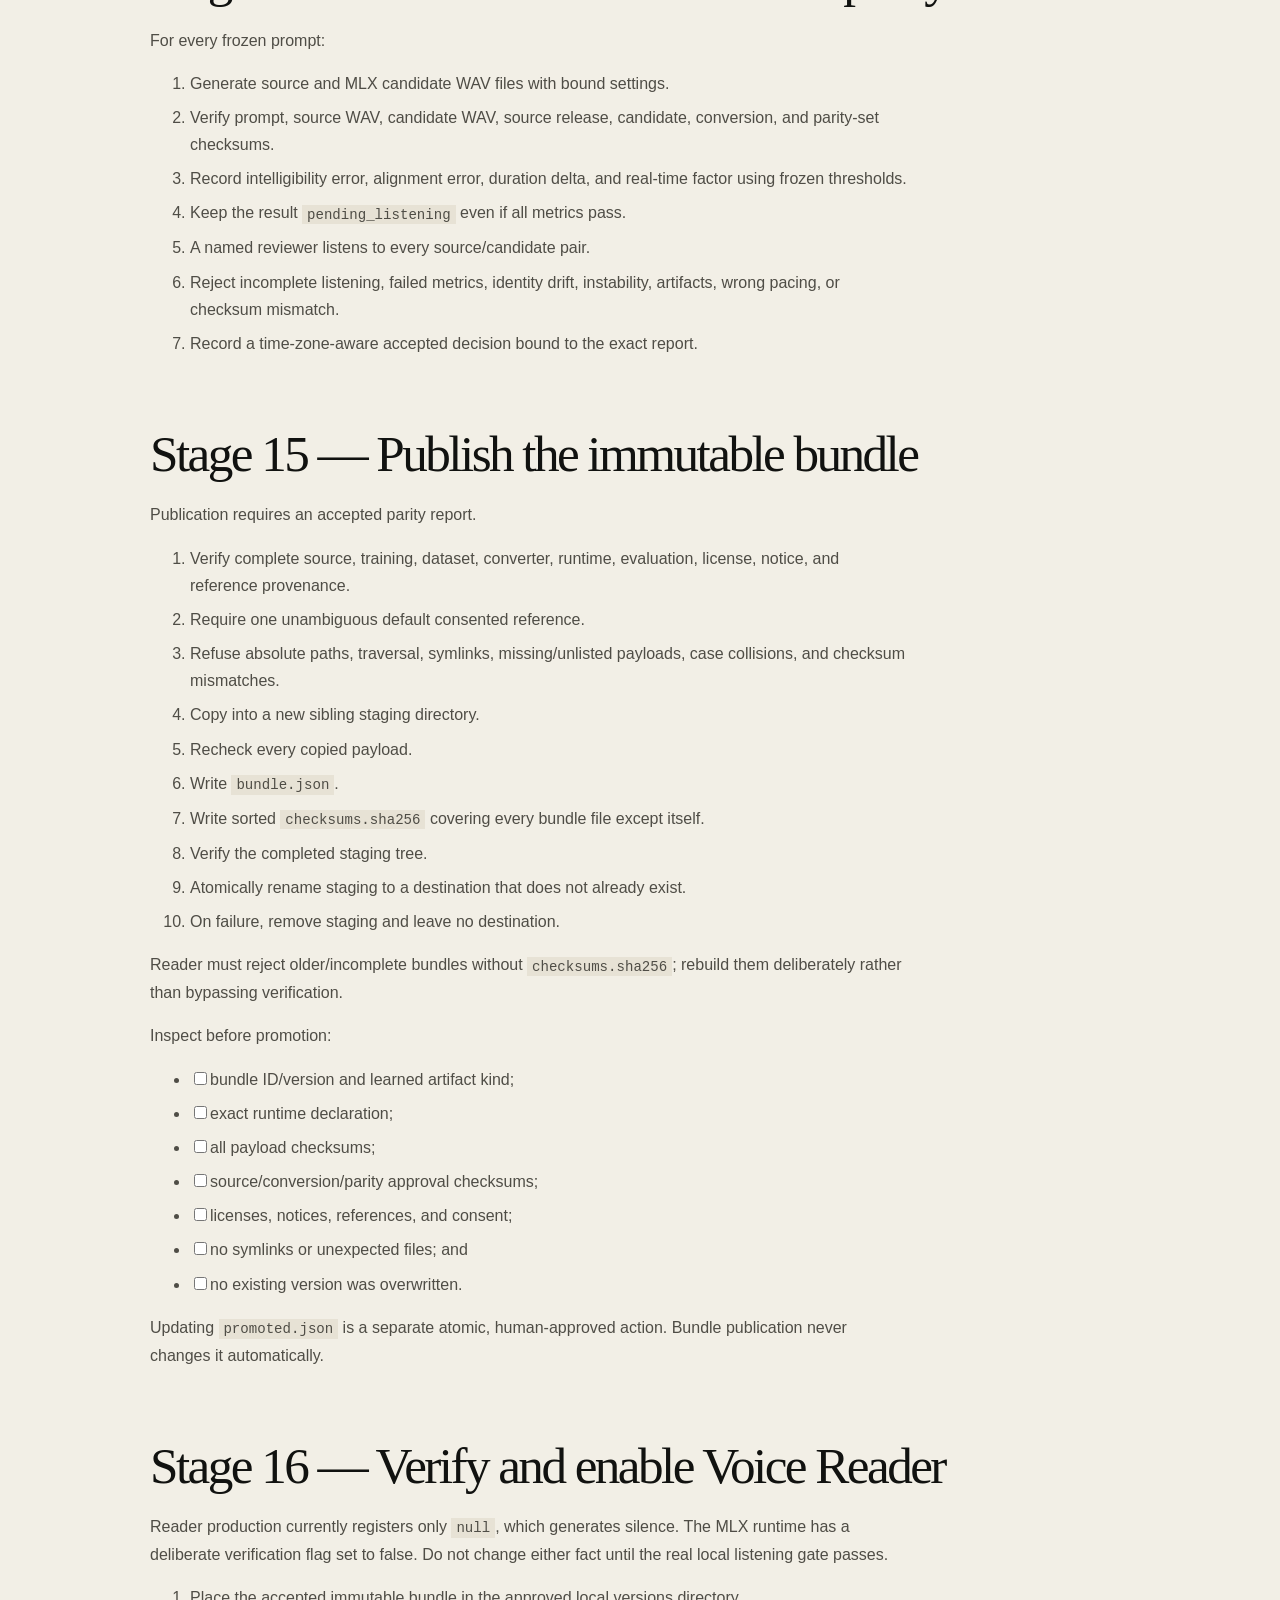
<file: docs/procedure.html>
<!doctype html>
<html lang="en">
<head>
  <meta charset="utf-8">
  <meta name="viewport" content="width=device-width, initial-scale=1">
  <meta name="theme-color" content="#111210">
  <title>Real voice round-trip procedure — VoiceCloneMLX</title>
  <link rel="stylesheet" href="document.css">
</head>
<body>
  <header class="site-header">
    <div class="site-nav">
      <a class="wordmark" href="index.html">VOICECLONEMLX / DOCUMENTS</a>
      <nav aria-label="Document navigation">
        <a href="index.html">Project</a>
        <a href="procedure.html">Procedure</a>
        <a href="recording-script.html">Script</a>
        <a href="README.html">Guide</a>
      </nav>
    </div>
  </header>
  <main class="doc-shell">
    <div class="doc-kicker">VoiceCloneMLX / Real voice round-trip
procedure</div>
    <h1 id="voiceclonemlx-real-voice-round-trip-procedure">VoiceCloneMLX
    real-voice round-trip procedure</h1>
    <h2 id="purpose-and-current-status">Purpose and current status</h2>
    <p>This manual describes how to move from a clean recording of the
    owner's voice to a learned voice-model bundle that Voice Reader can
    load locally on an Apple Silicon Mac.</p>
    <p>The repository currently provides tested, modular contracts for
    recording, transcription planning, speaker/overlap evidence, dataset
    review, bounded training, source-model approval, MLX conversion,
    parity approval, immutable bundle publication, Reader readiness, and
    WAV/MP3 output. It does <strong>not</strong> yet provide one command
    that executes the whole lifecycle. Real dependencies, model weights,
    a graphics-processor training provider, and real listening approval
    are not installed or configured.</p>
    <p>Do not call any of these a trained personal voice:</p>
    <ul>
    <li>a short reference-audio clone;</li>
    <li>the silent <code>NullRuntime</code> used by tests;</li>
    <li>a fake-backed passing test;</li>
    <li>an empty or metadata-only bundle; or</li>
    <li>a converted model that has not passed parity and listening
    review.</li>
    </ul>
    <p>Completion means all of the following are true: a reviewed
    owner-only dataset produced a learned checkpoint; that checkpoint
    was approved; its MLX conversion passed the frozen parity set; a
    complete checksummed bundle was published; Voice Reader loaded the
    exact declared runtime; and a human heard a non-silent WAV or MP3
    output that was intelligible and recognizably the owner. Reader can
    then encode that verified WAV locally as MP3 when the output
    filename ends in <code>.mp3</code>.</p>
    <h2 id="non-negotiable-safety-rules">Non-negotiable safety
    rules</h2>
    <ol type="1">
    <li>Use only the owner's voice and material the owner is authorized
    to use.</li>
    <li>Keep raw recordings local unless the owner explicitly approves a
    named provider and upload scope.</li>
    <li>Reject an entire candidate clip if another voice overlaps any
    part of it. Do not use source separation to rescue it for
    training.</li>
    <li>Never automatically approve a transcript, dataset row,
    checkpoint, runtime conversion, parity result, or final voice.</li>
    <li>Never burst an application programming interface (API), model
    host, website, graphics-processor provider, or Git. Use one request
    or job at a time.</li>
    <li>Stop on authentication, quota, rate-limit, checksum, path, or
    repeated execution errors. Do not silently retry or fall back to a
    different model.</li>
    <li>Never overwrite raw recordings, accepted datasets, checkpoints,
    model versions, or published bundles.</li>
    <li>Keep API keys, passwords, account numbers, home addresses,
    private URLs, and unreleased confidential text out of recordings and
    manifests.</li>
    </ol>
    <h2 id="required-approvals-before-real-execution">Required approvals
    before real execution</h2>
    <p>Record each approval in the run notes before performing the
    operation.</p>
    <ul class="task-list">
    <li><label><input type="checkbox" />Permission to create
    <code>/Users/appleadmin/Apps/VoiceCloneMLX/.venv</code>.</label></li>
    <li><label><input type="checkbox" />Permission to install exact
    pinned MLX/Whisper dependencies.</label></li>
    <li><label><input type="checkbox" />Acceptance of the exact Qwen,
    converter, and runtime licenses/revisions.</label></li>
    <li><label><input type="checkbox" />Permission to download exact
    model assets to named local directories.</label></li>
    <li><label><input type="checkbox" />Consent to record, transcribe,
    retain, and train on the owner's voice.</label></li>
    <li><label><input type="checkbox" />A named remote GPU provider,
    maximum dollar cost, maximum runtime, retention period, deletion
    procedure, and approved upload contents.</label></li>
    <li><label><input type="checkbox" />Permission to create run,
    checkpoint, conversion, bundle, and output files.</label></li>
    <li><label><input type="checkbox" />Permission to play generated
    audio for listening review.</label></li>
    <li><label><input type="checkbox" />Named human reviewers for
    dataset, source checkpoint, MLX parity, bundle, and final listening
    acceptance.</label></li>
    </ul>
    <p>The required approval wording for an agent-run mutation is:</p>
    <pre class="text"><code>APPROVED WRITE: &lt;exact paths or external operation&gt;.
Budget: &lt;maximum amount or “no external spend”&gt;.
Data allowed: &lt;exact files or “no upload”&gt;.
Rollback/deletion: &lt;exact procedure&gt;.</code></pre>
    <h2 id="stage-0--freeze-the-experiment">Stage 0 — Freeze the
    experiment</h2>
    <p>Create a run record before recording or downloading anything.</p>
    <p>Choose and write down:</p>
    <ul>
    <li><code>voice_id</code>: a stable safe identifier, such as
    <code>david-narrator</code>;</li>
    <li><code>run_id</code>: UTC date and purpose, such as
    <code>2026-08-01-pilot-01</code>;</li>
    <li>recording device, room, microphone distance, gain, and recorder
    settings;</li>
    <li>source model repository and exact revision;</li>
    <li>fine-tuning recipe and exact revision;</li>
    <li>converter and exact revision;</li>
    <li>MLX-Audio version/revision;</li>
    <li>frozen evaluation prompts and thresholds;</li>
    <li>GPU provider, budget, time limit, and deletion policy; and</li>
    <li>the people who will approve each human gate.</li>
    </ul>
    <p>The intended artifact layout is:</p>
    <pre class="text"><code>data/voices/&lt;voice-id&gt;/
  enrollment/
  runs/&lt;run-id&gt;/
    01_recording/
    02_transcription/
    03_speaker-evidence/
    04_alignment-review/
    05_dataset/
    06_training/
    07_source-evaluation/
    08_conversion/
    09_runtime-parity/
    10_bundle-publication/
  models/versions/&lt;model-version&gt;/
  promoted.json</code></pre>
    <p>This blank run tree is not generated automatically yet. Create it
    only after a scoped write approval. Never reuse a prior run
    directory.</p>
    <h2 id="stage-1--prepare-the-native-apple-silicon-environment">Stage
    1 — Prepare the native Apple Silicon environment</h2>
    <p>The Mac is Apple Silicon (<code>arm64</code>).
    <code>/usr/local/bin/python3</code> is an Intel interpreter on this
    machine. The intended native interpreter is:</p>
    <pre class="text"><code>/opt/homebrew/bin/python3.13</code></pre>
    <p>After explicit install approval, create a project-local
    environment:</p>
    <div class="sourceCode" id="cb4"><pre
    class="sourceCode bash"><code class="sourceCode bash"><span id="cb4-1"><a href="#cb4-1" aria-hidden="true" tabindex="-1"></a><span class="bu">cd</span> /Users/appleadmin/Apps/VoiceCloneMLX</span>
<span id="cb4-2"><a href="#cb4-2" aria-hidden="true" tabindex="-1"></a><span class="ex">/opt/homebrew/bin/python3.13</span> <span class="at">-m</span> venv .venv</span>
<span id="cb4-3"><a href="#cb4-3" aria-hidden="true" tabindex="-1"></a><span class="ex">.venv/bin/python</span> <span class="at">-c</span> <span class="st">&#39;import platform; print(platform.machine())&#39;</span></span>
<span id="cb4-4"><a href="#cb4-4" aria-hidden="true" tabindex="-1"></a><span class="ex">.venv/bin/python</span> <span class="at">-m</span> pip install <span class="at">--require-hashes</span> <span class="at">-r</span> requirements-mlx.lock</span></code></pre></div>
    <p>The architecture check must print <code>arm64</code>. Do not
    continue if it prints <code>x86_64</code>.</p>
    <p><strong>Stop:</strong> <code>requirements-mlx.lock</code> does
    not exist yet. Do not replace the locked command with an unpinned
    <code>pip install</code>. A separate approved dependency task must
    resolve compatible versions, record every transitive
    package/version/hash, review the resulting lock, and add the file
    before this command can run. The official MLX-Audio project
    currently documents its package and requirements at: <a
    href="https://github.com/Blaizzy/mlx-audio">https://github.com/Blaizzy/mlx-audio</a>.
    Do not start its web server; VoiceCloneMLX uses local
    library/runtime seams.</p>
    <p>Verify imports without loading a model:</p>
    <div class="sourceCode" id="cb5"><pre
    class="sourceCode bash"><code class="sourceCode bash"><span id="cb5-1"><a href="#cb5-1" aria-hidden="true" tabindex="-1"></a><span class="ex">.venv/bin/python</span> <span class="at">-c</span> <span class="st">&#39;import mlx; import mlx_audio; import mlx_whisper; print(&quot;imports ok&quot;)&#39;</span></span></code></pre></div>
    <p>The native-launcher patch is prepared separately and
    intentionally unmerged. Merge it only after
    <code>.venv/bin/python</code> exists and passes the architecture and
    import checks. Otherwise both <code>.app</code> launchers would
    correctly refuse to run.</p>
    <h2 id="stage-2--build-and-smoke-test-the-local-apps">Stage 2 —
    Build and smoke-test the local apps</h2>
    <p>Current source entry points are:</p>
    <div class="sourceCode" id="cb6"><pre
    class="sourceCode bash"><code class="sourceCode bash"><span id="cb6-1"><a href="#cb6-1" aria-hidden="true" tabindex="-1"></a><span class="bu">cd</span> /Users/appleadmin/Apps/VoiceCloneMLX</span>
<span id="cb6-2"><a href="#cb6-2" aria-hidden="true" tabindex="-1"></a><span class="va">PYTHONPATH</span><span class="op">=</span>src <span class="ex">.venv/bin/python</span> <span class="at">-m</span> voiceclonemlx.studio_app</span>
<span id="cb6-3"><a href="#cb6-3" aria-hidden="true" tabindex="-1"></a><span class="va">PYTHONPATH</span><span class="op">=</span>src <span class="ex">.venv/bin/python</span> <span class="at">-m</span> voiceclonemlx.reader_app</span></code></pre></div>
    <p>Build the wrappers after the native-launcher change is
    integrated. <code>--replace</code> deletes and recreates the two
    generated bundles, so first copy the existing
    <code>apps/Voice Studio.app</code> and
    <code>apps/Voice Reader.app</code> to a dated backup directory and
    obtain an explicit replace approval. Rollback is deleting the failed
    new wrappers and restoring both backed-up bundles together.</p>
    <div class="sourceCode" id="cb7"><pre
    class="sourceCode bash"><code class="sourceCode bash"><span id="cb7-1"><a href="#cb7-1" aria-hidden="true" tabindex="-1"></a><span class="va">PYTHONPATH</span><span class="op">=</span>src <span class="ex">.venv/bin/python</span> scripts/build_apps.py <span class="at">--replace</span></span></code></pre></div>
    <p>Expected bundles:</p>
    <pre class="text"><code>apps/Voice Studio.app
apps/Voice Reader.app</code></pre>
    <p>Manual checks:</p>
    <ul class="task-list">
    <li><label><input type="checkbox" />Voice Studio opens from
    Finder.</label></li>
    <li><label><input type="checkbox" />Voice Reader opens from
    Finder.</label></li>
    <li><label><input type="checkbox" />Voice Studio requests microphone
    permission only after Record is clicked.</label></li>
    <li><label><input type="checkbox" />Voice Reader does not request
    microphone permission.</label></li>
    <li><label><input type="checkbox" />Both apps show a clear error
    when a required local dependency is missing.</label></li>
    <li><label><input type="checkbox" />No model download starts during
    app launch.</label></li>
    </ul>
    <h2 id="stage-3--record-the-30-minute-pilot">Stage 3 — Record the
    30-minute pilot</h2>
    <p>Use <a
    href="../data/scripts/voice_training_script_30_minutes.md"><code>data/scripts/voice_training_script_30_minutes.md</code></a>.
    It is designed as multiple five-to-ten-minute recording blocks so
    vocal fatigue does not become part of the learned voice. Three
    ten-minute blocks, four 7-to-8-minute blocks, or six five-minute
    blocks are all valid ways to reach the same approximately
    thirty-minute target. Each block is a separate file with its own
    room tone and calibration.</p>
    <h3 id="recorder-and-room">Recorder and room</h3>
    <p>Audio terms used below:</p>
    <ul>
    <li><strong>Room tone:</strong> the natural sound of the room while
    nobody speaks.</li>
    <li><strong>Gain:</strong> the recorder's input-amplification
    setting.</li>
    <li><strong>dBFS:</strong> decibels relative to the loudest digital
    level; zero dBFS is the clipping ceiling.</li>
    <li><strong>Clipping:</strong> flat-topped distortion caused when
    the input is too loud.</li>
    <li><strong>WAV/PCM:</strong> a WAV container holding uncompressed
    pulse-code-modulated audio.</li>
    </ul>
    <ol type="1">
    <li>Use lossless WAV/PCM at the recorder's highest reliable
    quality.</li>
    <li>Keep one room, device, orientation, distance, gain, posture, and
    signal path.</li>
    <li>Disable automatic gain, compression, reverb, and aggressive
    enhancement.</li>
    <li>Aim for peaks near -12 to -6 dBFS without clipping.</li>
    <li>Record thirty seconds of room tone at the beginning and end of
    each session.</li>
    <li>Keep the untouched master. Processing always uses a derived
    copy.</li>
    </ol>
    <h3 id="reading-protocol">Reading protocol</h3>
    <ol type="1">
    <li>Do not speak prompt IDs, headings, pause instructions, or
    notes.</li>
    <li>At each style block, say exactly:
    <code>This is the &lt;style&gt; reading.</code></li>
    <li>Wait three seconds after the marker. Count silently:
    “one-Mississippi, two-Mississippi, three-Mississippi.”</li>
    <li>Read each numbered prompt naturally and wait two seconds after
    the prompt's final word. Count silently: “one-Mississippi,
    two-Mississippi.” This pause does not repeat after every word,
    clause, or internal breath.</li>
    <li>A long prompt or calibration passage may contain natural breaths
    at commas, semicolons, and sentence endings. Keep the recorder
    running; do not insert a deliberate two- or three-second gap at
    every internal punctuation mark.</li>
    <li>If a word is wrong, stop, wait two seconds, and reread the whole
    prompt once.</li>
    <li>If another person speaks over any part, continue only after a
    clean pause; the mixed candidate will be rejected in full.</li>
    <li>Stop at a prompt boundary if the voice becomes dry, strained,
    breathy, rushed, unusually high/low, or materially quieter/louder.
    Rest five to ten minutes and restart with the calibration
    passage.</li>
    </ol>
    <h3 id="recording-ready-gate">Recording-ready gate</h3>
    <p>Before pressing Record:</p>
    <ul class="task-list">
    <li><label><input type="checkbox" />The approved
    <code>voice_id</code> and <code>run_id</code> are written in the run
    notes.</label></li>
    <li><label><input type="checkbox" />The new run directory exists and
    contains empty numbered stage folders.</label></li>
    <li><label><input type="checkbox" />No prior run directory or
    recording will be overwritten.</label></li>
    <li><label><input type="checkbox" />Recorder, room, distance, gain,
    format, and operator are recorded.</label></li>
    <li><label><input type="checkbox" />The script version/checksum is
    recorded.</label></li>
    <li><label><input type="checkbox" />Consent and retention/deletion
    decisions are recorded.</label></li>
    <li><label><input type="checkbox" />At least ten minutes of free
    recorder storage remains beyond the estimate.</label></li>
    <li><label><input type="checkbox" />A brief level check shows clear
    speech with no clipping.</label></li>
    </ul>
    <p>After scoped approval, create the empty run tree with separate
    explicit <code>mkdir -p</code> commands for the paths listed in
    Stage 0. Confirm every directory is under the intended
    <code>voice_id/run_id</code> before recording; never use a wildcard
    or an already populated run.</p>
    <h3 id="immediate-acceptance-check">Immediate acceptance check</h3>
    <p>Before recording more material, inspect the pilot:</p>
    <ul class="task-list">
    <li><label><input type="checkbox" />no clipping, dropouts, heavy
    hiss, clicks, handling noise, or music;</label></li>
    <li><label><input type="checkbox" />stable distance and tone from
    opening to closing calibration;</label></li>
    <li><label><input type="checkbox" />marker phrases are clear and
    followed by silence;</label></li>
    <li><label><input type="checkbox" />all speech is the
    owner;</label></li>
    <li><label><input type="checkbox" />the raw WAV checksum is
    recorded; and</label></li>
    <li><label><input type="checkbox" />the owner can listen comfortably
    without obvious room echo.</label></li>
    </ul>
    <p>If the chain fails this pilot, fix the room/device procedure and
    rerecord. Do not compensate by training longer on bad audio.</p>
    <h2 id="stage-4--copy-checksum-and-inspect-recordings">Stage 4 —
    Copy, checksum, and inspect recordings</h2>
    <ol type="1">
    <li><p>Copy the file from the recorder into
    <code>01_recording/raw/</code>.</p></li>
    <li><p>Never process directly from removable media.</p></li>
    <li><p>Compute and store SHA-256:</p>
    <div class="sourceCode" id="cb9"><pre
    class="sourceCode bash"><code class="sourceCode bash"><span id="cb9-1"><a href="#cb9-1" aria-hidden="true" tabindex="-1"></a><span class="ex">shasum</span> <span class="at">-a</span> 256 /absolute/path/to/session.wav</span></code></pre></div></li>
    <li><p>Inspect the actual container and stream rather than trusting
    the recorder label:</p>
    <div class="sourceCode" id="cb10"><pre
    class="sourceCode bash"><code class="sourceCode bash"><span id="cb10-1"><a href="#cb10-1" aria-hidden="true" tabindex="-1"></a><span class="ex">afinfo</span> /absolute/path/to/session.wav</span></code></pre></div></li>
    <li><p>Record duration, channels, sample rate, bit depth/format,
    file size, checksum, recorder settings, room, device orientation,
    and clipping observations.</p></li>
    <li><p>Make a derived mono working copy only if the selected backend
    requires it. Keep the original master unchanged.</p></li>
    </ol>
    <p>Reject the complete source file and investigate if it is corrupt,
    truncated, unexpectedly compressed, or recorded with an unknown
    automatic effect.</p>
    <h2 id="stage-5--enroll-the-owner-and-reject-other-voices">Stage 5 —
    Enroll the owner and reject other voices</h2>
    <p>Enrollment identifies which anonymous diarized speaker is the
    owner; it is not the training model.</p>
    <ol type="1">
    <li>Select 30–60 seconds of unquestionably clean owner-only audio
    for the first enrollment, preferably 2–5 minutes across normal
    neutral, warm, and energetic delivery for an all-day recorder.</li>
    <li>Keep at least one clean owner clip held out from threshold
    calibration.</li>
    <li>Record enrollment checksums, recorder identity, room type, and
    style.</li>
    <li>Run voice activity detection to locate speech.</li>
    <li>Run local diarization to mark anonymous speaker turns.</li>
    <li>Run local speaker verification against the enrolled owner.</li>
    <li>Produce immutable evidence for every candidate: source checksum,
    start/end, speaker label, owner score, overlap flag,
    backend/revision, threshold, and decision.</li>
    </ol>
    <p>Decision policy:</p>
    <ul>
    <li><code>accept</code>: verified owner and no overlap/non-owner
    interval;</li>
    <li><code>review</code>: uncertain owner score or quality problem,
    never automatic training;</li>
    <li><code>reject</code>: non-owner, any overlap, clipping, corrupted
    audio, or unsafe path.</li>
    </ul>
    <p>If two voices overlap for even part of a candidate, reject that
    candidate in full. Do not trim around the overlap and do not use
    source separation to make a training clip.</p>
    <h2 id="stage-6--transcribe-and-align-locally">Stage 6 — Transcribe
    and align locally</h2>
    <p>The local Whisper resources are documented in <a
    href="../data/scripts/MLX_WHISPER.md"><code>data/scripts/MLX_WHISPER.md</code></a>.
    Prefer an explicit local model path and record the runtime/model
    revision. Never allow a transcription command to interpret a remote
    model locator.</p>
    <p>For scripted sessions:</p>
    <ol type="1">
    <li>Transcribe the master/accepted spans with local MLX
    Whisper.</li>
    <li>Match timestamps to known prompt IDs and spoken style
    markers.</li>
    <li>Remove marker speech from training candidates.</li>
    <li>Split candidates at prompt boundaries while retaining source
    offsets.</li>
    <li>Compare recognized text with the known script.</li>
    <li>Correct the transcript to exactly what was actually spoken; do
    not silently change the audio to match intended text.</li>
    </ol>
    <p>For unscripted/all-day sessions:</p>
    <ol type="1">
    <li>Apply owner/overlap rejection before transcription.</li>
    <li>Transcribe accepted owner-only candidates.</li>
    <li>Segment into natural 2–12 second utterances.</li>
    <li>Preserve the full rejected decision record.</li>
    <li>Manually correct every transcript admitted to training.</li>
    </ol>
    <p>Human alignment gate:</p>
    <ul class="task-list">
    <li><label><input type="checkbox" />Listen to every uncertain
    boundary and mismatch.</label></li>
    <li><label><input type="checkbox" />Confirm no marker audio
    remains.</label></li>
    <li><label><input type="checkbox" />Confirm no second voice,
    television, radio, or playback is present.</label></li>
    <li><label><input type="checkbox" />Confirm transcript and
    punctuation describe what was spoken.</label></li>
    <li><label><input type="checkbox" />Record reviewer, UTC time,
    source checksum, and decision.</label></li>
    </ul>
    <h2 id="stage-7--build-the-versioned-dataset">Stage 7 — Build the
    versioned dataset</h2>
    <p>Only accepted, reviewed, owner-only audio can become a dataset
    row.</p>
    <ol type="1">
    <li>Store sentence-level WAV clips under style-specific
    directories.</li>
    <li>Store prompt text, style, source session, source offsets,
    checksums, speaker evidence, transcript/runtime revisions, reviewer,
    and review time.</li>
    <li>Split by recording session—not random clips—so room/session
    drift is visible.</li>
    <li>Reserve approximately 90% train, 5% validation, and 5% untouched
    final test.</li>
    <li>Never tune thresholds or choose checkpoints using the final test
    set.</li>
    <li>Generate a dataset manifest and checksum it.</li>
    <li>Listen to a random sample of ordinary accepted rows and every
    low-margin row.</li>
    </ol>
    <p>Dataset release gate:</p>
    <ul class="task-list">
    <li><label><input type="checkbox" />zero mixed-speaker or overlap
    candidates;</label></li>
    <li><label><input type="checkbox" />zero missing transcripts or
    checksums;</label></li>
    <li><label><input type="checkbox" />no train/validation/test session
    leakage;</label></li>
    <li><label><input type="checkbox" />no clipping or obvious
    processing artifacts;</label></li>
    <li><label><input type="checkbox" />style distribution and prompt
    coverage recorded;</label></li>
    <li><label><input type="checkbox" />licenses/consent recorded;
    and</label></li>
    <li><label><input type="checkbox" />named human acceptance
    recorded.</label></li>
    </ul>
    <h2 id="stage-8--establish-a-zero-shot-baseline">Stage 8 — Establish
    a zero-shot baseline</h2>
    <p>Before spending money on training, synthesize a fixed evaluation
    set using the unmodified Base model plus a clean owner reference
    clip. This is a baseline, not the trained deliverable.</p>
    <p>Freeze 10–20 prompts covering neutral narration, questions,
    numbers, technical terms, warm delivery, long sentences, and names.
    Record prompt text/checksums, reference audio/checksum,
    model/revision, settings, and output checksums. Listen and record
    identity, intelligibility, pacing, pronunciation, noise, and
    style.</p>
    <p>The fine-tuned model must beat this baseline on the intended
    narration use case without unacceptable regressions.</p>
    <h2 id="stage-9--choose-and-pin-the-training-recipe">Stage 9 —
    Choose and pin the training recipe</h2>
    <p>Primary candidate: official Qwen3-TTS Base fine-tuning. Official
    source: <a
    href="https://github.com/QwenLM/Qwen3-TTS">https://github.com/QwenLM/Qwen3-TTS</a>.</p>
    <p>Do not assume that a model advertised as fine-tunable works with
    the current recipe. As of this procedure, public upstream issues
    report 0.6B dimensional mismatch failures in the fine-tuning script.
    Therefore:</p>
    <ol type="1">
    <li>Pin an exact repository commit and model revision.</li>
    <li>Read the matching official fine-tuning files.</li>
    <li>Run a tiny synthetic/no-private-data smoke test on the chosen
    CUDA image.</li>
    <li>If 0.6B fails at the pinned revision, do not improvise an
    architecture patch for the paid run. Choose a verified upstream fix
    or evaluate 1.7B with an appropriate GPU and new cost
    preflight.</li>
    <li>Record recipe ID, repository commit, model revision, tokenizer
    revision, container image digest, CUDA/PyTorch versions, batch size,
    accumulation, precision, learning rate, epochs, checkpoint cadence,
    and seed.</li>
    </ol>
    <p>F5-TTS remains a separately labeled personal/noncommercial
    comparison. Never silently substitute it for Qwen, and never mix
    their artifacts or licenses.</p>
    <h2 id="stage-10--approve-the-remote-gpu-job">Stage 10 — Approve the
    remote GPU job</h2>
    <p>Complete this worksheet:</p>
    <pre class="text"><code>Provider:
Region:
GPU type and VRAM:
Maximum hourly price:
Maximum total cost:
Maximum wall time:
Concurrency: 1
Dataset files approved for upload:
Model files approved for download/cache:
Checkpoint interval:
Remote retention period:
Deletion command/procedure:
Credential source (never stored in repo):
Stop conditions:</code></pre>
    <p>Before submission:</p>
    <ul class="task-list">
    <li><label><input type="checkbox" />current price and quota
    inspected;</label></li>
    <li><label><input type="checkbox" />total worst-case cost
    calculated;</label></li>
    <li><label><input type="checkbox" />one-job concurrency
    enforced;</label></li>
    <li><label><input type="checkbox" />timeout and output-size cap
    enforced;</label></li>
    <li><label><input type="checkbox" />no automatic retry or
    fallback;</label></li>
    <li><label><input type="checkbox" />resumable checkpoint path
    defined;</label></li>
    <li><label><input type="checkbox" />only approved dataset files
    included;</label></li>
    <li><label><input type="checkbox" />secrets excluded from manifests
    and logs;</label></li>
    <li><label><input type="checkbox" />shutdown and deletion procedure
    tested on an empty job; and</label></li>
    <li><label><input type="checkbox" />exact immutable command plan
    reviewed.</label></li>
    </ul>
    <p>Start one job. Stop immediately on authentication, quota,
    rate-limit, repeated error, unexpected model download, cost-cap,
    timeout, or checksum failure.</p>
    <h2 id="stage-11--train-and-retrieve-learned-checkpoints">Stage 11 —
    Train and retrieve learned checkpoints</h2>
    <ol type="1">
    <li>Upload only the approved dataset and required
    configuration.</li>
    <li>Verify remote checksums match local checksums before
    training.</li>
    <li>Execute the approved argument-vector command; never a
    shell-constructed command assembled from untrusted text.</li>
    <li>Save checkpoints at the approved cadence.</li>
    <li>Preserve the last valid checkpoint on interruption.</li>
    <li>Do not retry automatically.</li>
    <li>Retrieve the training manifest, logs, configuration, and
    candidate checkpoint.</li>
    <li>Verify every downloaded checksum.</li>
    <li>Shut down the GPU immediately after required artifacts are
    retrieved.</li>
    <li>Verify billing stopped and apply the approved remote deletion
    policy.</li>
    </ol>
    <p>A valid training result must be a nonempty learned artifact such
    as <code>fine_tuned_full</code> or <code>fine_tuned_adapter</code>;
    <code>reference_clone</code> is not accepted.</p>
    <h2 id="stage-12--evaluate-and-promote-the-source-checkpoint">Stage
    12 — Evaluate and promote the source checkpoint</h2>
    <ol type="1">
    <li>Run the frozen acceptance prompts with the source/PyTorch
    checkpoint.</li>
    <li>Produce one checksum-bound preview for every prompt.</li>
    <li>Record required objective metrics and thresholds.</li>
    <li>A human listens to every preview.</li>
    <li>Reject the checkpoint if any mandatory threshold fails, any
    preview is missing, or provenance/checksums do not bind to the exact
    training run.</li>
    <li>Record named, time-zone-aware approval only after
    listening.</li>
    <li>Build immutable source-release metadata. This returns copy
    instructions; it does not automatically copy, convert, publish, or
    promote anything.</li>
    </ol>
    <h2 id="stage-13--convert-the-accepted-source-model-to-mlx">Stage 13
    — Convert the accepted source model to MLX</h2>
    <ol type="1">
    <li>Pin the converter identity/revision and MLX-Audio version.</li>
    <li>Bind the accepted source-release and checkpoint checksums.</li>
    <li>Bind the exact tensor/data-type mapping, target format,
    quantization, base model, tokenizer, and frozen parity-set
    checksum.</li>
    <li>Execute one approved conversion on the chosen host.</li>
    <li>Compute checksums for every converted payload.</li>
    <li>Produce a conversion manifest whose status remains
    <code>pending</code>.</li>
    </ol>
    <p>Conversion success does not mean runtime acceptance. Never
    register or publish the candidate at this stage.</p>
    <h2 id="stage-14--run-source-versus-mlx-parity-review">Stage 14 —
    Run source-versus-MLX parity review</h2>
    <p>For every frozen prompt:</p>
    <ol type="1">
    <li>Generate source and MLX candidate WAV files with bound
    settings.</li>
    <li>Verify prompt, source WAV, candidate WAV, source release,
    candidate, conversion, and parity-set checksums.</li>
    <li>Record intelligibility error, alignment error, duration delta,
    and real-time factor using frozen thresholds.</li>
    <li>Keep the result <code>pending_listening</code> even if all
    metrics pass.</li>
    <li>A named reviewer listens to every source/candidate pair.</li>
    <li>Reject incomplete listening, failed metrics, identity drift,
    instability, artifacts, wrong pacing, or checksum mismatch.</li>
    <li>Record a time-zone-aware accepted decision bound to the exact
    report.</li>
    </ol>
    <h2 id="stage-15--publish-the-immutable-bundle">Stage 15 — Publish
    the immutable bundle</h2>
    <p>Publication requires an accepted parity report.</p>
    <ol type="1">
    <li>Verify complete source, training, dataset, converter, runtime,
    evaluation, license, notice, and reference provenance.</li>
    <li>Require one unambiguous default consented reference.</li>
    <li>Refuse absolute paths, traversal, symlinks, missing/unlisted
    payloads, case collisions, and checksum mismatches.</li>
    <li>Copy into a new sibling staging directory.</li>
    <li>Recheck every copied payload.</li>
    <li>Write <code>bundle.json</code>.</li>
    <li>Write sorted <code>checksums.sha256</code> covering every bundle
    file except itself.</li>
    <li>Verify the completed staging tree.</li>
    <li>Atomically rename staging to a destination that does not already
    exist.</li>
    <li>On failure, remove staging and leave no destination.</li>
    </ol>
    <p>Reader must reject older/incomplete bundles without
    <code>checksums.sha256</code>; rebuild them deliberately rather than
    bypassing verification.</p>
    <p>Inspect before promotion:</p>
    <ul class="task-list">
    <li><label><input type="checkbox" />bundle ID/version and learned
    artifact kind;</label></li>
    <li><label><input type="checkbox" />exact runtime
    declaration;</label></li>
    <li><label><input type="checkbox" />all payload
    checksums;</label></li>
    <li><label><input type="checkbox" />source/conversion/parity
    approval checksums;</label></li>
    <li><label><input type="checkbox" />licenses, notices, references,
    and consent;</label></li>
    <li><label><input type="checkbox" />no symlinks or unexpected files;
    and</label></li>
    <li><label><input type="checkbox" />no existing version was
    overwritten.</label></li>
    </ul>
    <p>Updating <code>promoted.json</code> is a separate atomic,
    human-approved action. Bundle publication never changes it
    automatically.</p>
    <h2 id="stage-16--verify-and-enable-voice-reader">Stage 16 — Verify
    and enable Voice Reader</h2>
    <p>Reader production currently registers only <code>null</code>,
    which generates silence. The MLX runtime has a deliberate
    verification flag set to false. Do not change either fact until the
    real local listening gate passes.</p>
    <ol type="1">
    <li>Place the accepted immutable bundle in the approved local
    versions directory.</li>
    <li>Start Voice Reader with Voice Studio unavailable to prove
    consumer independence.</li>
    <li>Select the exact bundle and its manifest-declared runtime.</li>
    <li>Run readiness. It must verify dependency, registration, bundle,
    config, model payload, reference, and checksums before loading.</li>
    <li>Enable the real runtime only in a versioned change after human
    approval.</li>
    <li>Enter a fixed test paragraph and generate to a new output
    directory.</li>
    <li>Verify WAV container, sample rate, frames, duration, checksum,
    and that the samples are not all zero.</li>
    <li>Play the file after playback approval.</li>
    <li>Listen for owner identity, intelligibility, cadence,
    pronunciation, expressiveness, noise, clicks, truncation,
    repetition, and long-form drift.</li>
    <li>Record bundle ID, runtime ID/version, model/config/reference
    checksums, prompt checksum, device, generation settings, output
    checksum, listener, time, and decision.</li>
    </ol>
    <p>Only after this gate may the MLX runtime be registered and placed
    in Reader's human-verified allowlist.</p>
    <h2 id="stage-17--final-verification-and-release-evidence">Stage 17
    — Final verification and release evidence</h2>
    <p>Run the repository gates:</p>
    <div class="sourceCode" id="cb12"><pre
    class="sourceCode bash"><code class="sourceCode bash"><span id="cb12-1"><a href="#cb12-1" aria-hidden="true" tabindex="-1"></a><span class="bu">cd</span> /Users/appleadmin/Apps/VoiceCloneMLX</span>
<span id="cb12-2"><a href="#cb12-2" aria-hidden="true" tabindex="-1"></a><span class="va">PYTHONPATH</span><span class="op">=</span>src <span class="ex">.venv/bin/python</span> <span class="at">-m</span> pytest <span class="at">-q</span></span>
<span id="cb12-3"><a href="#cb12-3" aria-hidden="true" tabindex="-1"></a><span class="ex">python3</span> /Users/appleadmin/.codex/skills/icm-check/scripts/icm_check.py .</span>
<span id="cb12-4"><a href="#cb12-4" aria-hidden="true" tabindex="-1"></a><span class="fu">git</span> diff <span class="at">--check</span></span>
<span id="cb12-5"><a href="#cb12-5" aria-hidden="true" tabindex="-1"></a><span class="va">PYTHONPATH</span><span class="op">=</span>src <span class="ex">.venv/bin/python</span> scripts/build_apps.py <span class="at">--replace</span></span></code></pre></div>
    <p>Final acceptance checklist:</p>
    <ul class="task-list">
    <li><label><input type="checkbox" />native arm64 environment and
    pinned dependencies recorded;</label></li>
    <li><label><input type="checkbox" />raw recording checksum and
    consent recorded;</label></li>
    <li><label><input type="checkbox" />owner enrollment calibrated with
    held-out evidence;</label></li>
    <li><label><input type="checkbox" />all mixed/overlap clips rejected
    in full;</label></li>
    <li><label><input type="checkbox" />exact reviewed transcripts and
    session-exclusive dataset splits;</label></li>
    <li><label><input type="checkbox" />learned checkpoint and training
    lineage verified;</label></li>
    <li><label><input type="checkbox" />source previews heard and source
    release approved;</label></li>
    <li><label><input type="checkbox" />MLX conversion checksummed and
    parity-pending until review;</label></li>
    <li><label><input type="checkbox" />every parity sample heard and
    accepted;</label></li>
    <li><label><input type="checkbox" />immutable complete bundle
    published without overwrite;</label></li>
    <li><label><input type="checkbox" />Reader loaded the exact
    bundle/runtime independently;</label></li>
    <li><label><input type="checkbox" />output WAV is structurally
    valid, nonempty, and non-silent;</label></li>
    <li><label><input type="checkbox" />the owner heard and accepted
    identity and narration quality;</label></li>
    <li><label><input type="checkbox" />GPU stopped, billing verified,
    and remote data deleted per policy;</label></li>
    <li><label><input type="checkbox" />both <code>.app</code> bundles
    rebuilt and launched; and</label></li>
    <li><label><input type="checkbox" />tests, ICM, and diff checks
    pass.</label></li>
    </ul>
    <h2 id="recovery-and-rollback">Recovery and rollback</h2>
    <ul>
    <li>Recording failure: preserve the rejected source and reason;
    create a new session rather than overwriting.</li>
    <li>Transcript/alignment failure: correct review data or rerun only
    the affected local stage; do not change the raw master.</li>
    <li>Training interruption: resume only from the latest verified
    checkpoint; never invent history or overwrite earlier
    checkpoints.</li>
    <li>Cost or provider failure: stop the job and billing; retain
    verified local evidence; do not auto-resubmit.</li>
    <li>Conversion/parity failure: keep the accepted source release;
    reject the MLX candidate; do not register it.</li>
    <li>Bundle publication failure: delete only the staging directory;
    the absent destination and previous versions remain unchanged.</li>
    <li>Reader failure: unregister only the rejected candidate version
    and restore the prior promoted pointer; never modify the immutable
    bundle in place.</li>
    <li>Privacy withdrawal: follow the recorded deletion map for raw
    files, derived clips, remote copies, checkpoints, conversions,
    bundles, and generated audio.</li>
    </ul>
    <h2 id="troubleshooting-decisions">Troubleshooting decisions</h2>
    <table>
    <thead>
    <tr>
    <th>Symptom</th>
    <th>Stop and check</th>
    <th>Do not do</th>
    </tr>
    </thead>
    <tbody>
    <tr>
    <td>App opens with Intel Python</td>
    <td>Launcher path and <code>platform.machine()</code></td>
    <td>Install MLX into the Intel interpreter</td>
    </tr>
    <tr>
    <td>MLX dependency missing</td>
    <td>Project <code>.venv</code>, pinned install record</td>
    <td>Reuse another app's virtual environment</td>
    </tr>
    <tr>
    <td>Model attempts a Hub download</td>
    <td>Runtime/config contains a remote locator</td>
    <td>Allow an implicit download</td>
    </tr>
    <tr>
    <td>0.6B fine-tune shape mismatch</td>
    <td>Pinned upstream recipe/revision</td>
    <td>Patch dimensions during the paid run</td>
    </tr>
    <tr>
    <td>Other voice or overlap</td>
    <td>Speaker evidence and source interval</td>
    <td>Trim or separate and accept the remainder</td>
    </tr>
    <tr>
    <td>Transcript differs from speech</td>
    <td>Human transcript correction</td>
    <td>Change text to what was intended</td>
    </tr>
    <tr>
    <td>Generated WAV is silent</td>
    <td>Runtime registration, samples, config, bundle</td>
    <td>Call the null runtime a success</td>
    </tr>
    <tr>
    <td>Voice sounds like owner but pacing is bad</td>
    <td>Baseline/parity prompts and training epochs</td>
    <td>Approve identity alone</td>
    </tr>
    <tr>
    <td>GPU job loops or cost rises</td>
    <td>Stop condition, timeout, provider shutdown</td>
    <td>Retry automatically</td>
    </tr>
    <tr>
    <td>Bundle checksum fails</td>
    <td>Source payload and staging copy</td>
    <td>Edit checksum files by hand</td>
    </tr>
    </tbody>
    </table>
    <a class="source-link" href="REAL_VOICE_ROUNDTRIP_PROCEDURE.md">Open the Markdown source ↗</a>
  </main>
  <footer class="site-footer">
    <div class="site-footer-inner">
      <span>Private, local-first, and explicit about what has been verified.</span>
      <a href="index.html">Back to the project page →</a>
    </div>
  </footer>
</body>
</html>
</file>
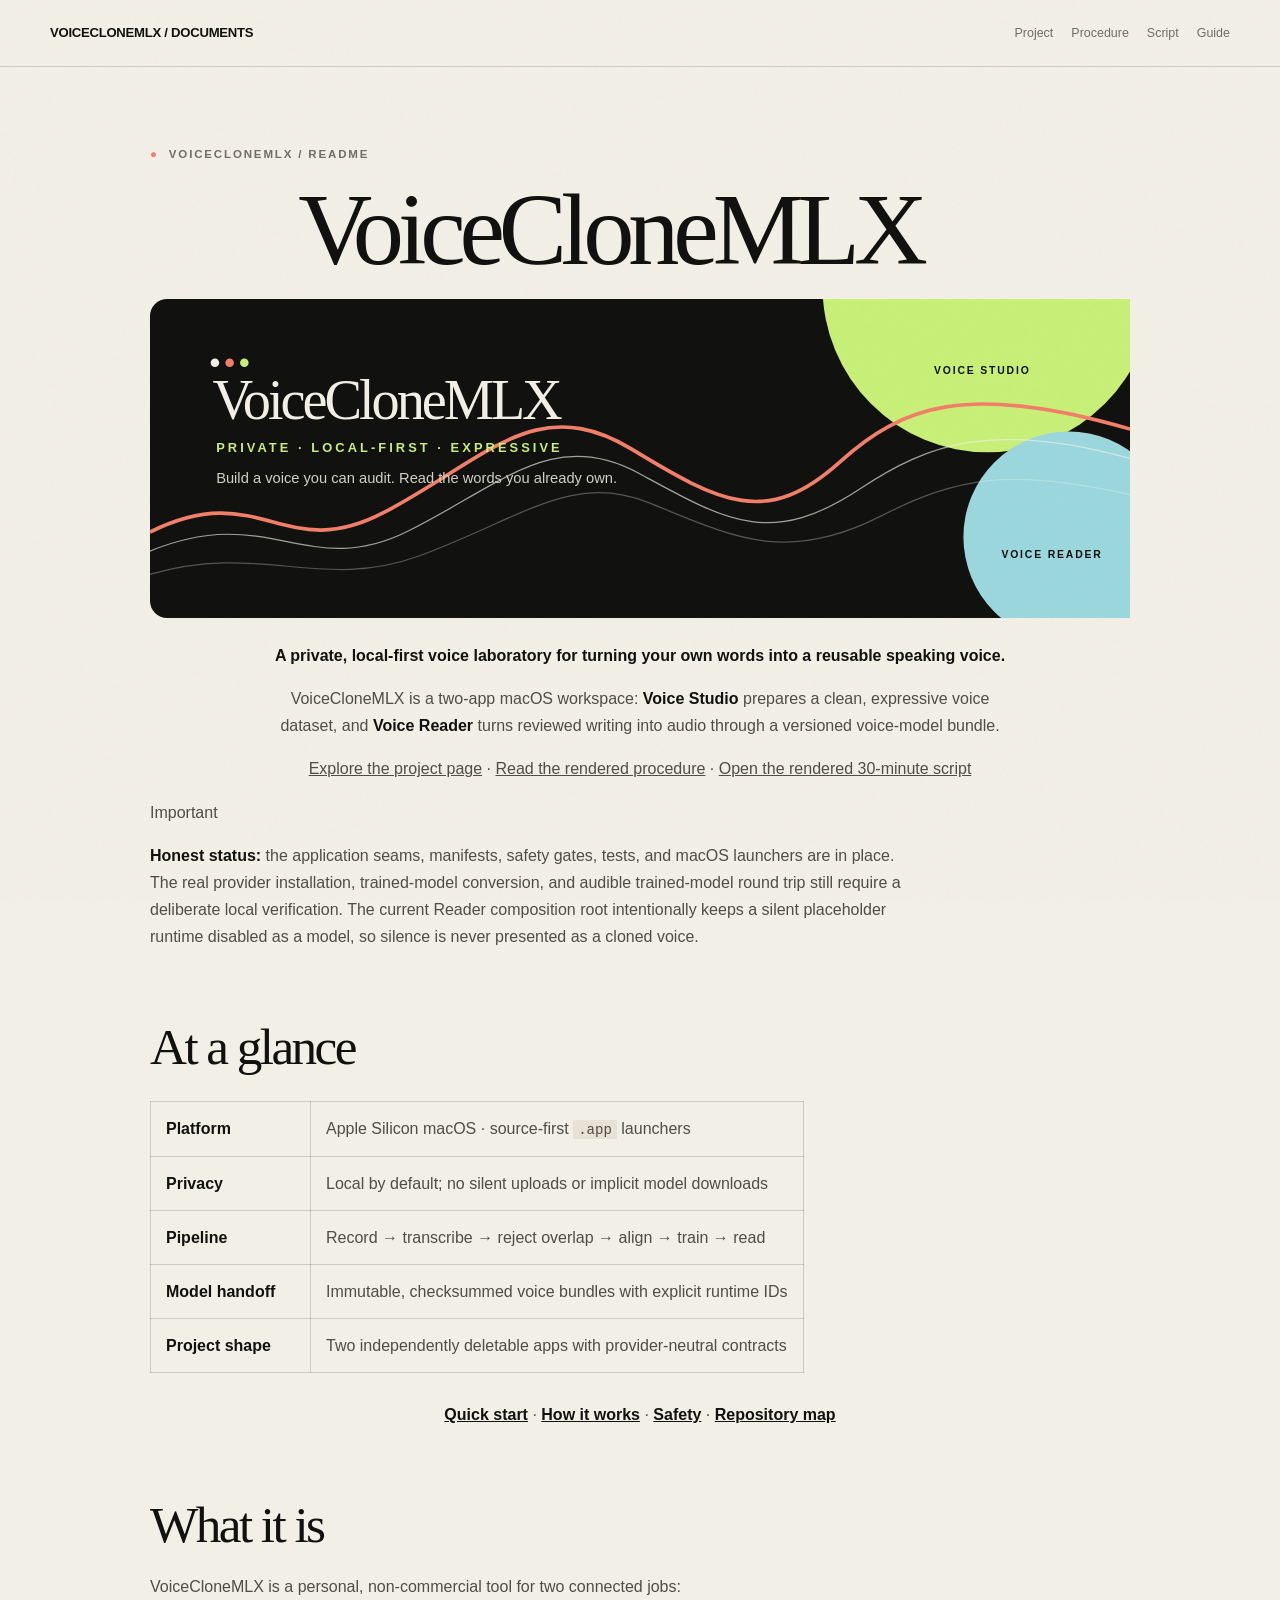
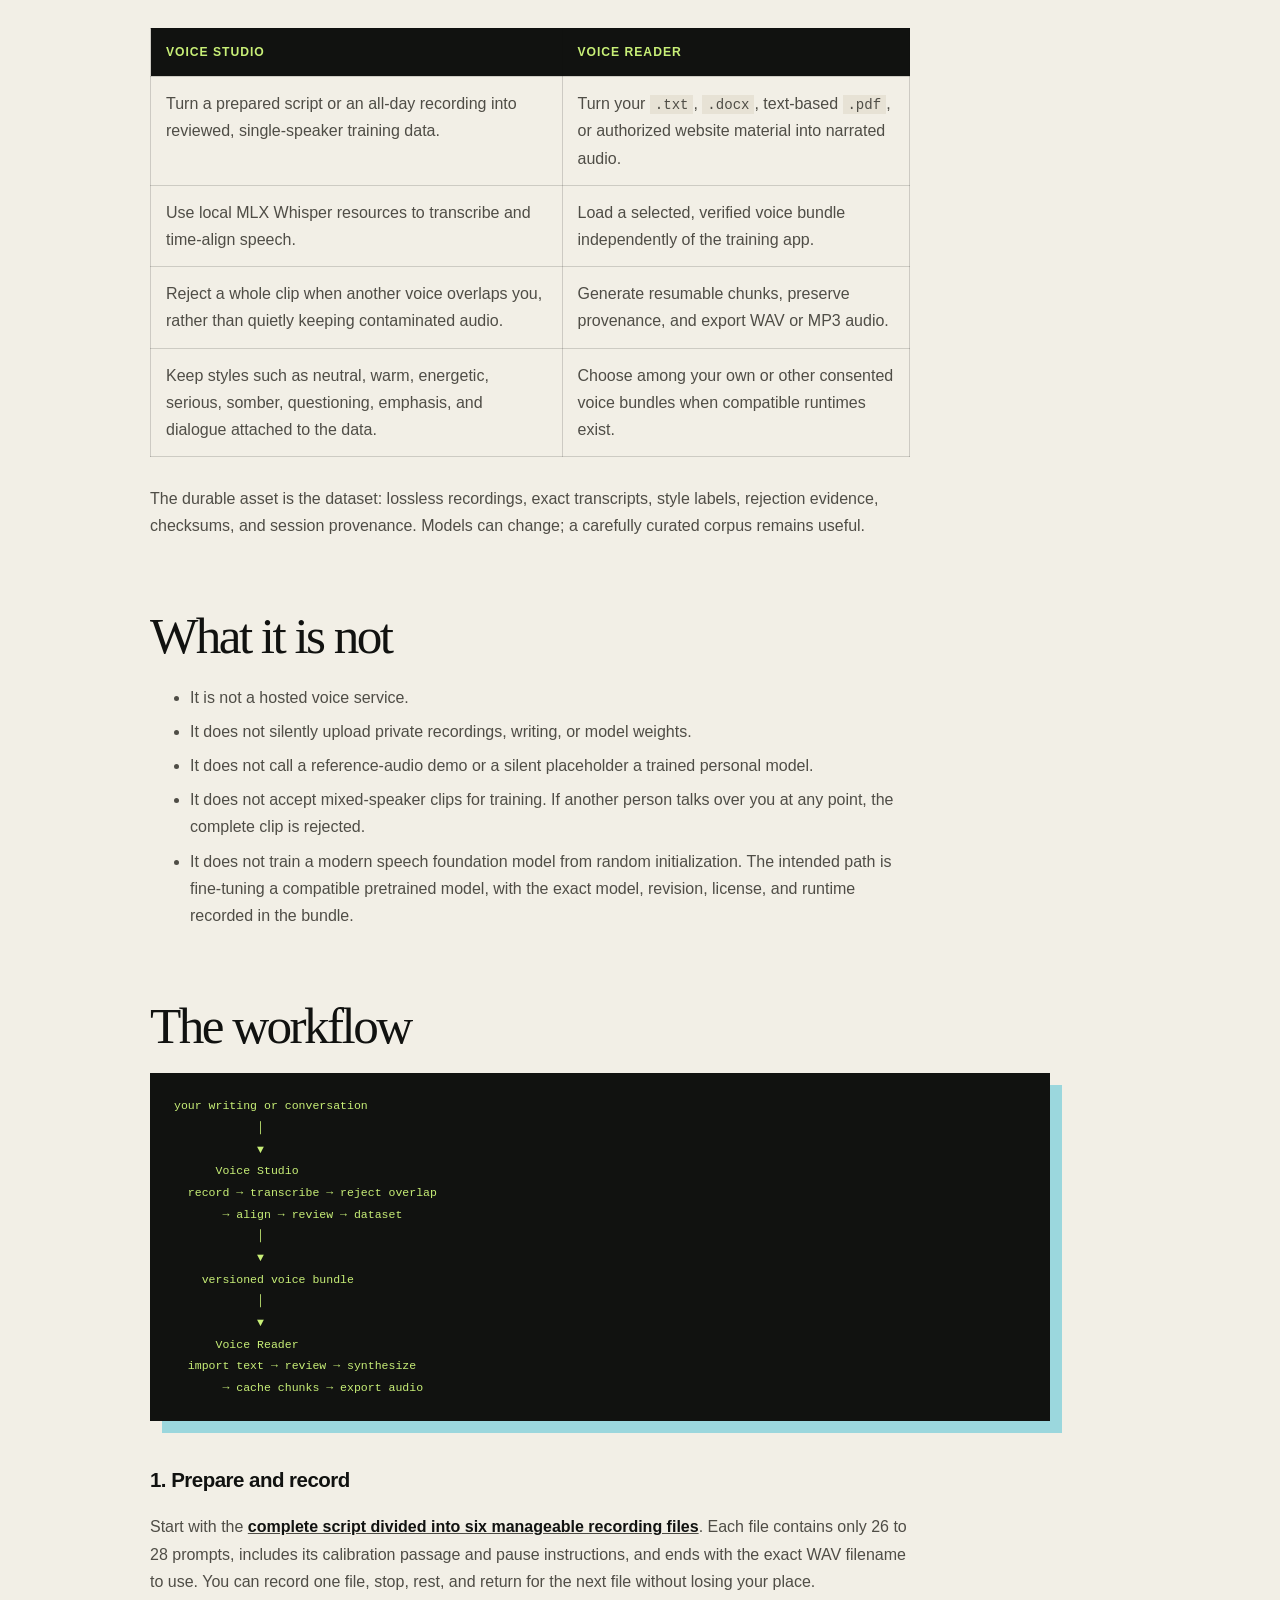
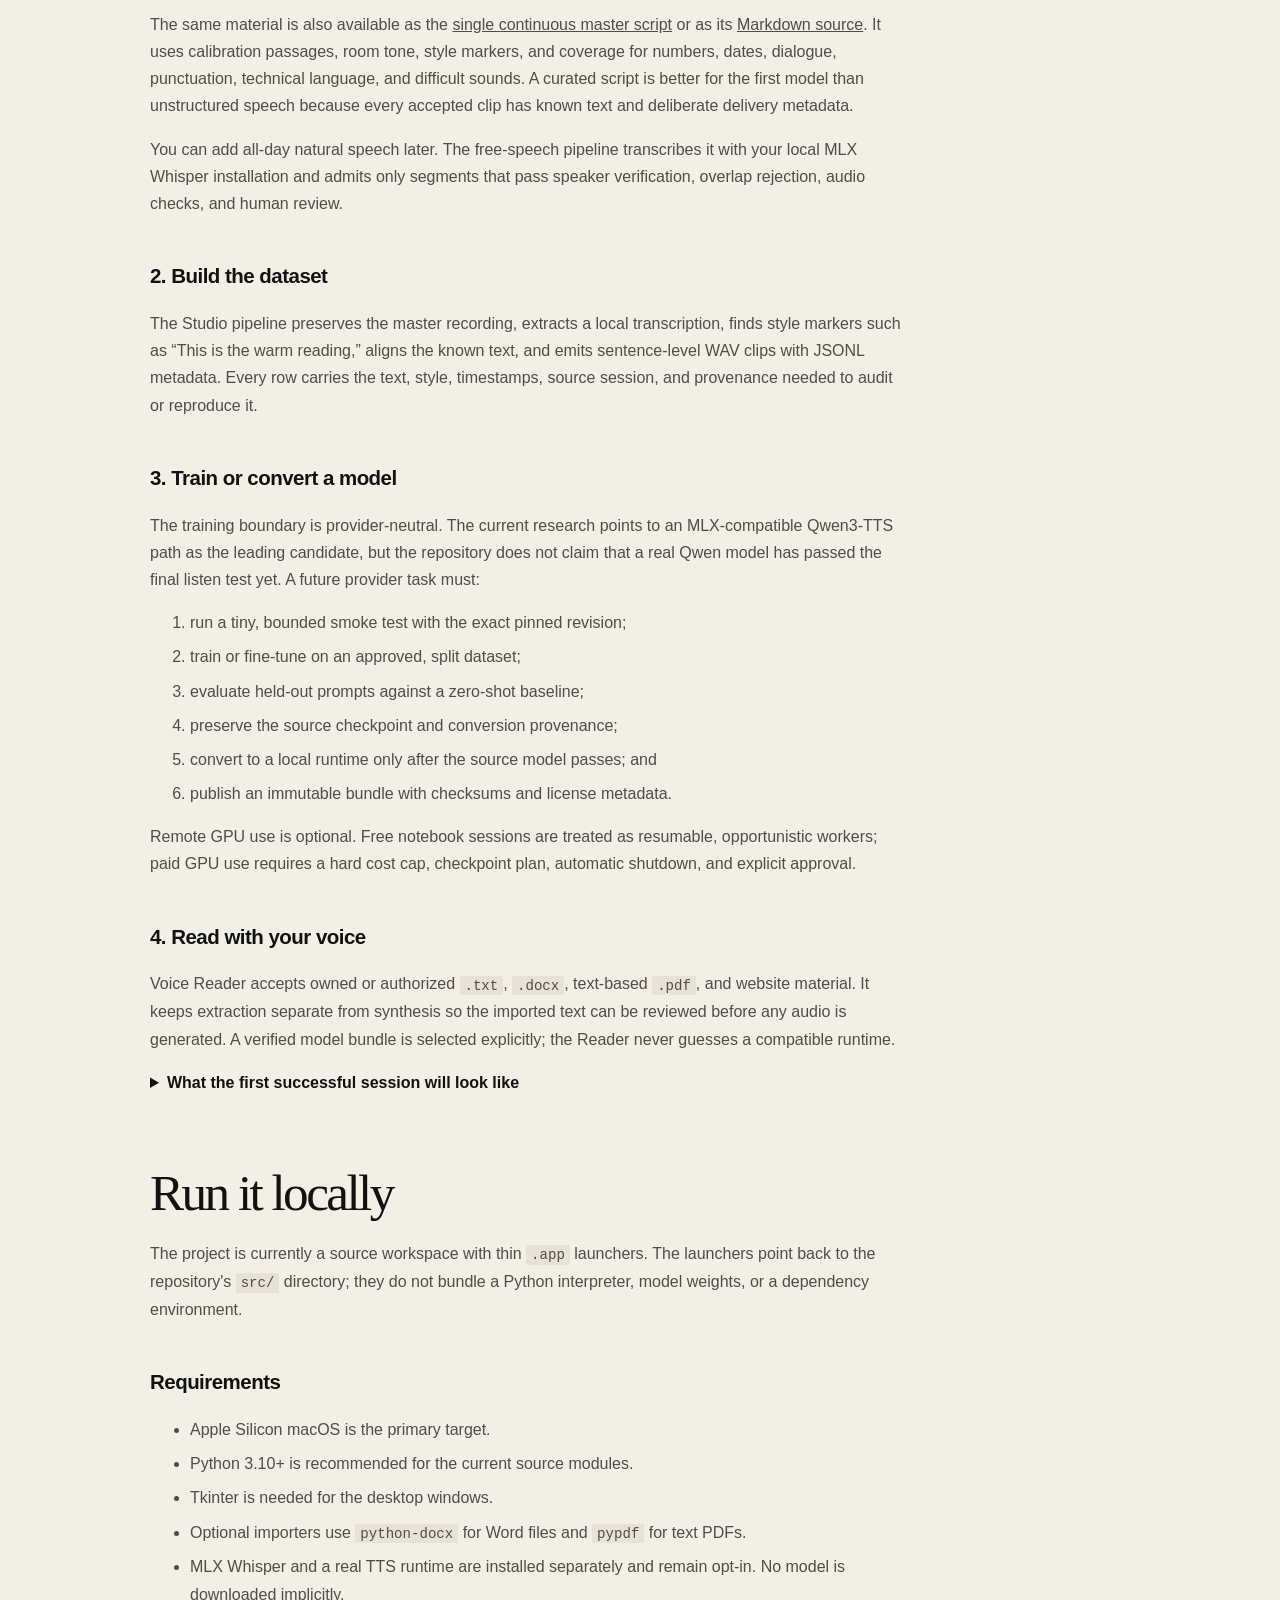
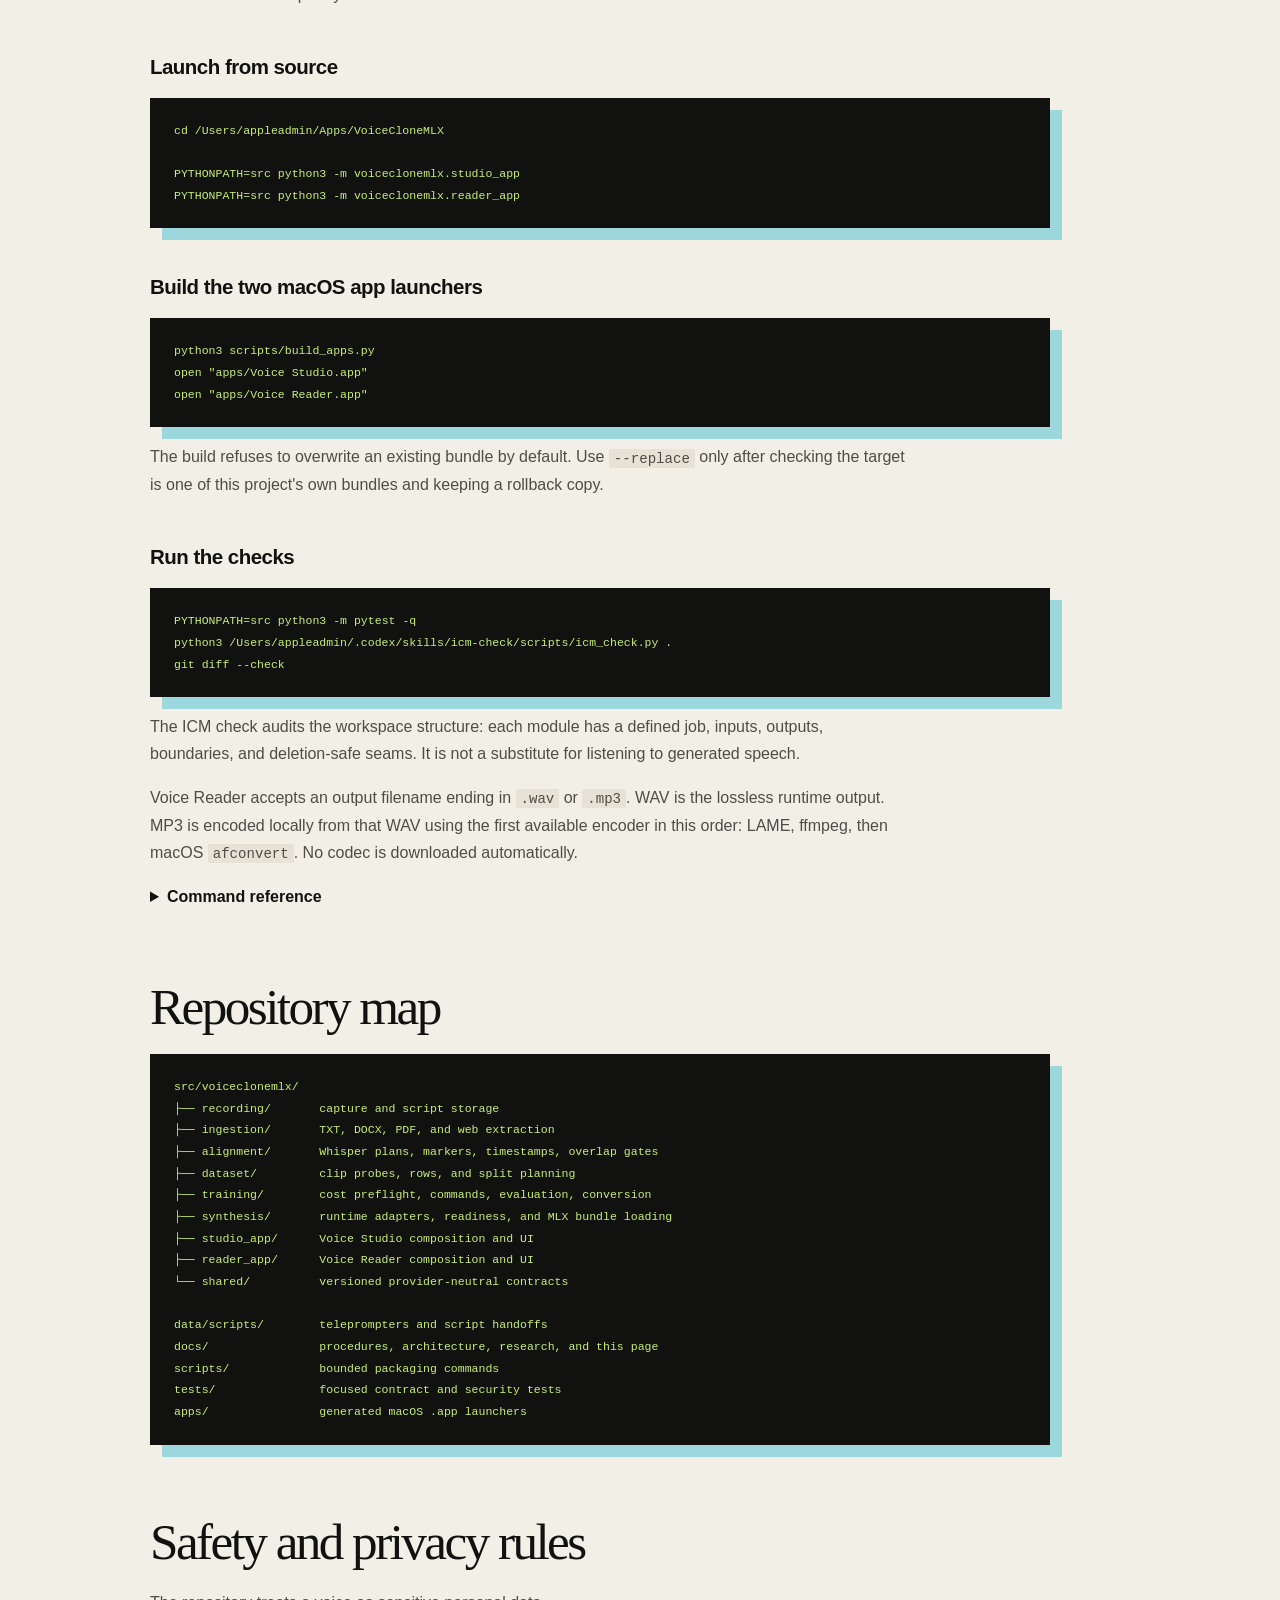
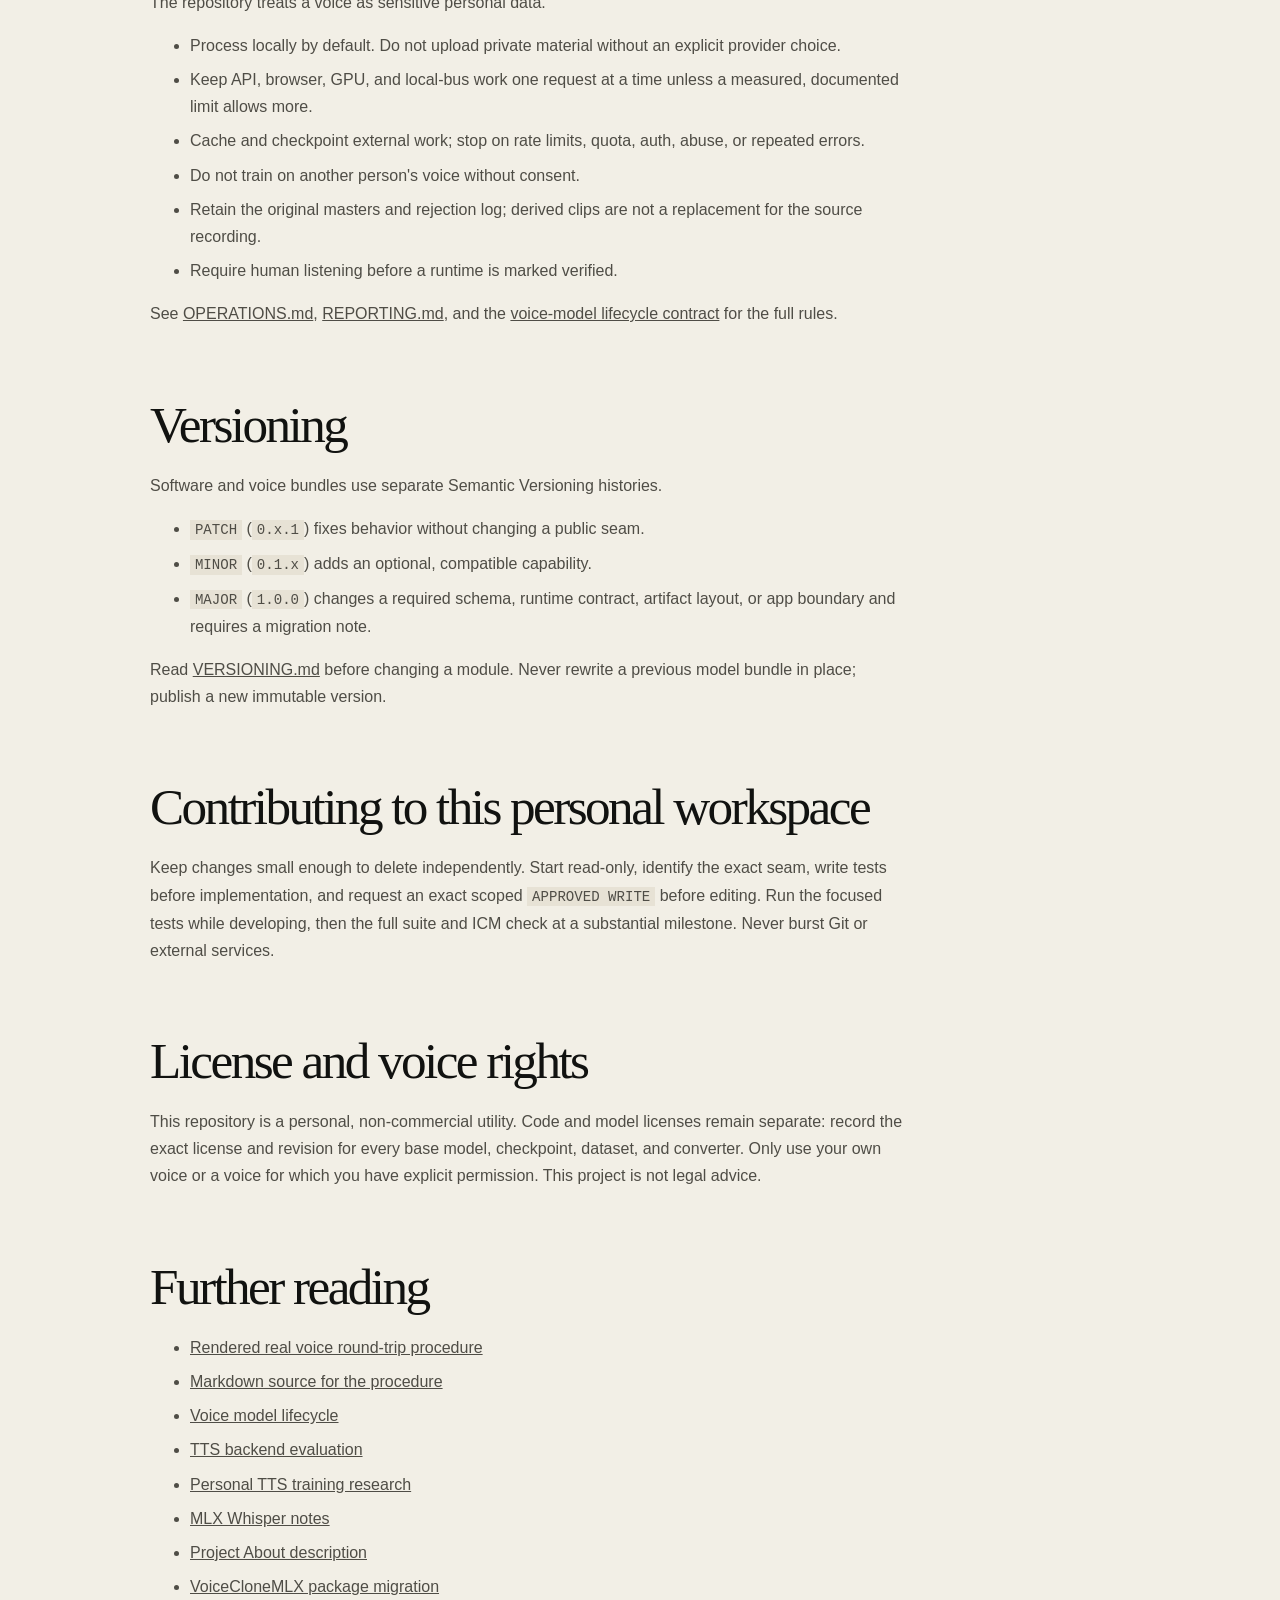
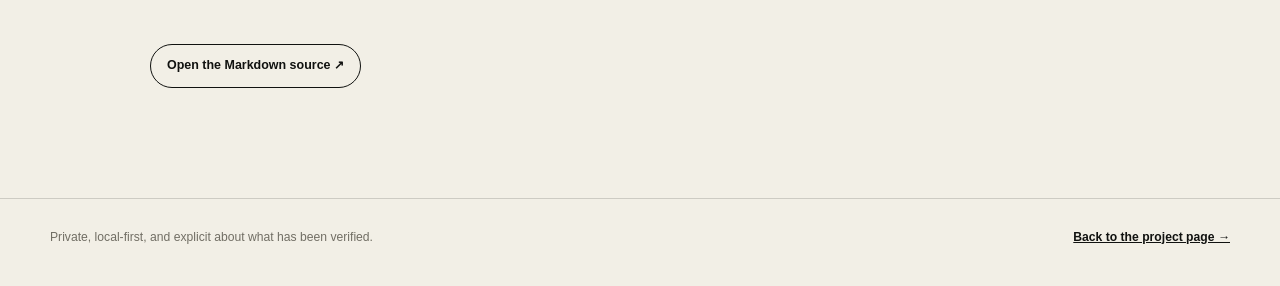
<file: docs/README.html>
<!doctype html>
<html lang="en">
<head>
  <meta charset="utf-8">
  <meta name="viewport" content="width=device-width, initial-scale=1">
  <meta name="theme-color" content="#111210">
  <title>README — VoiceCloneMLX</title>
  <link rel="stylesheet" href="document.css">
</head>
<body>
  <header class="site-header">
    <div class="site-nav">
      <a class="wordmark" href="index.html">VOICECLONEMLX / DOCUMENTS</a>
      <nav aria-label="Document navigation">
        <a href="index.html">Project</a>
        <a href="procedure.html">Procedure</a>
        <a href="recording-script.html">Script</a>
        <a href="README.html">Guide</a>
      </nav>
    </div>
  </header>
  <main class="doc-shell">
    <div class="doc-kicker">VoiceCloneMLX / README</div>
    <h1 align="center">VoiceCloneMLX</h1>

    <div align="center">

    <img src="assets/voiceclonemlx-banner.svg" alt="VoiceCloneMLX — your words, your voice" width="100%">

    <br>

    <p><strong>A private, local-first voice laboratory for turning your
    own words into a reusable speaking voice.</strong></p>
    <p>VoiceCloneMLX is a two-app macOS workspace: <strong>Voice
    Studio</strong> prepares a clean, expressive voice dataset, and
    <strong>Voice Reader</strong> turns reviewed writing into audio
    through a versioned voice-model bundle.</p>
    <p><a href="index.html">Explore the project page</a> · <a
    href="procedure.html">Read the rendered procedure</a> · <a
    href="recording-script.html">Open the rendered 30-minute
    script</a></p>
    </div>

    <div class="important">
    <div class="title">
    <p>Important</p>
    </div>
    <p><strong>Honest status:</strong> the application seams, manifests,
    safety gates, tests, and macOS launchers are in place. The real
    provider installation, trained-model conversion, and audible
    trained-model round trip still require a deliberate local
    verification. The current Reader composition root intentionally
    keeps a silent placeholder runtime disabled as a model, so silence
    is never presented as a cloned voice.</p>
    </div>
    <h2 id="at-a-glance">At a glance</h2>
    <table>
    <tbody>
    <tr>
    <td><strong>Platform</strong></td>
    <td>Apple Silicon macOS · source-first <code>.app</code>
    launchers</td>
    </tr>
    <tr>
    <td><strong>Privacy</strong></td>
    <td>Local by default; no silent uploads or implicit model
    downloads</td>
    </tr>
    <tr>
    <td><strong>Pipeline</strong></td>
    <td>Record → transcribe → reject overlap → align → train → read</td>
    </tr>
    <tr>
    <td><strong>Model handoff</strong></td>
    <td>Immutable, checksummed voice bundles with explicit runtime
    IDs</td>
    </tr>
    <tr>
    <td><strong>Project shape</strong></td>
    <td>Two independently deletable apps with provider-neutral
    contracts</td>
    </tr>
    </tbody>
    </table>
    <div align="center">

    <p><strong><a href="#run-it-locally">Quick start</a></strong> ·
    <strong><a href="#the-workflow">How it works</a></strong> ·
    <strong><a href="#safety-and-privacy-rules">Safety</a></strong> ·
    <strong><a href="#repository-map">Repository map</a></strong></p>
    </div>

    <h2 id="what-it-is">What it is</h2>
    <p>VoiceCloneMLX is a personal, non-commercial tool for two
    connected jobs:</p>
    <table>
    <thead>
    <tr>
    <th>Voice Studio</th>
    <th>Voice Reader</th>
    </tr>
    </thead>
    <tbody>
    <tr>
    <td>Turn a prepared script or an all-day recording into reviewed,
    single-speaker training data.</td>
    <td>Turn your <code>.txt</code>, <code>.docx</code>, text-based
    <code>.pdf</code>, or authorized website material into narrated
    audio.</td>
    </tr>
    <tr>
    <td>Use local MLX Whisper resources to transcribe and time-align
    speech.</td>
    <td>Load a selected, verified voice bundle independently of the
    training app.</td>
    </tr>
    <tr>
    <td>Reject a whole clip when another voice overlaps you, rather than
    quietly keeping contaminated audio.</td>
    <td>Generate resumable chunks, preserve provenance, and export WAV
    or MP3 audio.</td>
    </tr>
    <tr>
    <td>Keep styles such as neutral, warm, energetic, serious, somber,
    questioning, emphasis, and dialogue attached to the data.</td>
    <td>Choose among your own or other consented voice bundles when
    compatible runtimes exist.</td>
    </tr>
    </tbody>
    </table>
    <p>The durable asset is the dataset: lossless recordings, exact
    transcripts, style labels, rejection evidence, checksums, and
    session provenance. Models can change; a carefully curated corpus
    remains useful.</p>
    <h2 id="what-it-is-not">What it is not</h2>
    <ul>
    <li>It is not a hosted voice service.</li>
    <li>It does not silently upload private recordings, writing, or
    model weights.</li>
    <li>It does not call a reference-audio demo or a silent placeholder
    a trained personal model.</li>
    <li>It does not accept mixed-speaker clips for training. If another
    person talks over you at any point, the complete clip is
    rejected.</li>
    <li>It does not train a modern speech foundation model from random
    initialization. The intended path is fine-tuning a compatible
    pretrained model, with the exact model, revision, license, and
    runtime recorded in the bundle.</li>
    </ul>
    <h2 id="the-workflow">The workflow</h2>
    <pre class="text"><code>your writing or conversation
            │
            ▼
      Voice Studio
  record → transcribe → reject overlap
       → align → review → dataset
            │
            ▼
    versioned voice bundle
            │
            ▼
      Voice Reader
  import text → review → synthesize
       → cache chunks → export audio</code></pre>
    <h3 id="1-prepare-and-record">1. Prepare and record</h3>
    <p>Start with the <a href="six-block-script.html"><strong>complete
    script divided into six manageable recording files</strong></a>.
    Each file contains only 26 to 28 prompts, includes its calibration
    passage and pause instructions, and ends with the exact WAV filename
    to use. You can record one file, stop, rest, and return for the next
    file without losing your place.</p>
    <p>The same material is also available as the <a
    href="recording-script.html">single continuous master script</a> or
    as its <a
    href="../data/scripts/voice_training_script_30_minutes.md">Markdown
    source</a>. It uses calibration passages, room
    tone, style markers, and coverage for numbers, dates, dialogue,
    punctuation, technical language, and difficult sounds. A curated
    script is better for the first model than unstructured speech
    because every accepted clip has known text and deliberate delivery
    metadata.</p>
    <p>You can add all-day natural speech later. The free-speech
    pipeline transcribes it with your local MLX Whisper installation and
    admits only segments that pass speaker verification, overlap
    rejection, audio checks, and human review.</p>
    <h3 id="2-build-the-dataset">2. Build the dataset</h3>
    <p>The Studio pipeline preserves the master recording, extracts a
    local transcription, finds style markers such as “This is the warm
    reading,” aligns the known text, and emits sentence-level WAV clips
    with JSONL metadata. Every row carries the text, style, timestamps,
    source session, and provenance needed to audit or reproduce it.</p>
    <h3 id="3-train-or-convert-a-model">3. Train or convert a model</h3>
    <p>The training boundary is provider-neutral. The current research
    points to an MLX-compatible Qwen3-TTS path as the leading candidate,
    but the repository does not claim that a real Qwen model has passed
    the final listen test yet. A future provider task must:</p>
    <ol type="1">
    <li>run a tiny, bounded smoke test with the exact pinned
    revision;</li>
    <li>train or fine-tune on an approved, split dataset;</li>
    <li>evaluate held-out prompts against a zero-shot baseline;</li>
    <li>preserve the source checkpoint and conversion provenance;</li>
    <li>convert to a local runtime only after the source model passes;
    and</li>
    <li>publish an immutable bundle with checksums and license
    metadata.</li>
    </ol>
    <p>Remote GPU use is optional. Free notebook sessions are treated as
    resumable, opportunistic workers; paid GPU use requires a hard cost
    cap, checkpoint plan, automatic shutdown, and explicit approval.</p>
    <h3 id="4-read-with-your-voice">4. Read with your voice</h3>
    <p>Voice Reader accepts owned or authorized <code>.txt</code>,
    <code>.docx</code>, text-based <code>.pdf</code>, and website
    material. It keeps extraction separate from synthesis so the
    imported text can be reviewed before any audio is generated. A
    verified model bundle is selected explicitly; the Reader never
    guesses a compatible runtime.</p>
    <details>
    <summary><strong>What the first successful session will look like</strong></summary>

    <ol type="1">
    <li>Open <strong>Voice Studio</strong> and load the prepared
    script.</li>
    <li>Record the two short pilot sessions with the same microphone
    position and room setup.</li>
    <li>Let local transcription and overlap checks produce a review
    queue.</li>
    <li>Keep only clean, owner-verified takes and inspect the generated
    manifest.</li>
    <li>Run the bounded model smoke test before committing to a full
    training job.</li>
    <li>Open <strong>Voice Reader</strong>, import a small text sample,
    select the verified bundle, and generate one WAV or MP3 file.</li>
    </ol>
    <p>The last step is deliberately gated. Until a human has listened
    to real output, the runtime remains unverified and the Reader must
    not imply that it is your voice.</p>
    </details>

    <h2 id="run-it-locally">Run it locally</h2>
    <p>The project is currently a source workspace with thin
    <code>.app</code> launchers. The launchers point back to the
    repository's <code>src/</code> directory; they do not bundle a
    Python interpreter, model weights, or a dependency environment.</p>
    <h3 id="requirements">Requirements</h3>
    <ul>
    <li>Apple Silicon macOS is the primary target.</li>
    <li>Python 3.10+ is recommended for the current source modules.</li>
    <li>Tkinter is needed for the desktop windows.</li>
    <li>Optional importers use <code>python-docx</code> for Word files
    and <code>pypdf</code> for text PDFs.</li>
    <li>MLX Whisper and a real TTS runtime are installed separately and
    remain opt-in. No model is downloaded implicitly.</li>
    </ul>
    <h3 id="launch-from-source">Launch from source</h3>
    <div class="sourceCode" id="cb2"><pre
    class="sourceCode bash"><code class="sourceCode bash"><span id="cb2-1"><a href="#cb2-1" aria-hidden="true" tabindex="-1"></a><span class="bu">cd</span> /Users/appleadmin/Apps/VoiceCloneMLX</span>
<span id="cb2-2"><a href="#cb2-2" aria-hidden="true" tabindex="-1"></a></span>
<span id="cb2-3"><a href="#cb2-3" aria-hidden="true" tabindex="-1"></a><span class="va">PYTHONPATH</span><span class="op">=</span>src <span class="ex">python3</span> <span class="at">-m</span> voiceclonemlx.studio_app</span>
<span id="cb2-4"><a href="#cb2-4" aria-hidden="true" tabindex="-1"></a><span class="va">PYTHONPATH</span><span class="op">=</span>src <span class="ex">python3</span> <span class="at">-m</span> voiceclonemlx.reader_app</span></code></pre></div>
    <h3 id="build-the-two-macos-app-launchers">Build the two macOS app
    launchers</h3>
    <div class="sourceCode" id="cb3"><pre
    class="sourceCode bash"><code class="sourceCode bash"><span id="cb3-1"><a href="#cb3-1" aria-hidden="true" tabindex="-1"></a><span class="ex">python3</span> scripts/build_apps.py</span>
<span id="cb3-2"><a href="#cb3-2" aria-hidden="true" tabindex="-1"></a><span class="ex">open</span> <span class="st">&quot;apps/Voice Studio.app&quot;</span></span>
<span id="cb3-3"><a href="#cb3-3" aria-hidden="true" tabindex="-1"></a><span class="ex">open</span> <span class="st">&quot;apps/Voice Reader.app&quot;</span></span></code></pre></div>
    <p>The build refuses to overwrite an existing bundle by default. Use
    <code>--replace</code> only after checking the target is one of this
    project's own bundles and keeping a rollback copy.</p>
    <h3 id="run-the-checks">Run the checks</h3>
    <div class="sourceCode" id="cb4"><pre
    class="sourceCode bash"><code class="sourceCode bash"><span id="cb4-1"><a href="#cb4-1" aria-hidden="true" tabindex="-1"></a><span class="va">PYTHONPATH</span><span class="op">=</span>src <span class="ex">python3</span> <span class="at">-m</span> pytest <span class="at">-q</span></span>
<span id="cb4-2"><a href="#cb4-2" aria-hidden="true" tabindex="-1"></a><span class="ex">python3</span> /Users/appleadmin/.codex/skills/icm-check/scripts/icm_check.py .</span>
<span id="cb4-3"><a href="#cb4-3" aria-hidden="true" tabindex="-1"></a><span class="fu">git</span> diff <span class="at">--check</span></span></code></pre></div>
    <p>The ICM check audits the workspace structure: each module has a
    defined job, inputs, outputs, boundaries, and deletion-safe seams.
    It is not a substitute for listening to generated speech.</p>
    <p>Voice Reader accepts an output filename ending in
    <code>.wav</code> or <code>.mp3</code>. WAV is the lossless runtime
    output. MP3 is encoded locally from that WAV using the first
    available encoder in this order: LAME, ffmpeg, then macOS
    <code>afconvert</code>. No codec is downloaded automatically.</p>
    <details>
    <summary><strong>Command reference</strong></summary>

    <table>
    <thead>
    <tr>
    <th>Goal</th>
    <th>Command</th>
    </tr>
    </thead>
    <tbody>
    <tr>
    <td>Launch Voice Studio</td>
    <td><code>PYTHONPATH=src python3 -m voiceclonemlx.studio_app</code></td>
    </tr>
    <tr>
    <td>Launch Voice Reader</td>
    <td><code>PYTHONPATH=src python3 -m voiceclonemlx.reader_app</code></td>
    </tr>
    <tr>
    <td>Build both launchers</td>
    <td><code>python3 scripts/build_apps.py</code></td>
    </tr>
    <tr>
    <td>Run the Reader tests</td>
    <td><code>PYTHONPATH=src python3 -m pytest -q tests/voice_reader/</code></td>
    </tr>
    <tr>
    <td>Run the full test suite</td>
    <td><code>PYTHONPATH=src python3 -m pytest -q</code></td>
    </tr>
    <tr>
    <td>Audit ICM structure</td>
    <td><code>python3 /Users/appleadmin/.codex/skills/icm-check/scripts/icm_check.py .</code></td>
    </tr>
    </tbody>
    </table>
    </details>

    <h2 id="repository-map">Repository map</h2>
    <pre class="text"><code>src/voiceclonemlx/
├── recording/       capture and script storage
├── ingestion/       TXT, DOCX, PDF, and web extraction
├── alignment/       Whisper plans, markers, timestamps, overlap gates
├── dataset/         clip probes, rows, and split planning
├── training/        cost preflight, commands, evaluation, conversion
├── synthesis/       runtime adapters, readiness, and MLX bundle loading
├── studio_app/      Voice Studio composition and UI
├── reader_app/      Voice Reader composition and UI
└── shared/          versioned provider-neutral contracts

data/scripts/        teleprompters and script handoffs
docs/                procedures, architecture, research, and this page
scripts/             bounded packaging commands
tests/               focused contract and security tests
apps/                generated macOS .app launchers</code></pre>
    <h2 id="safety-and-privacy-rules">Safety and privacy rules</h2>
    <p>The repository treats a voice as sensitive personal data.</p>
    <ul>
    <li>Process locally by default. Do not upload private material
    without an explicit provider choice.</li>
    <li>Keep API, browser, GPU, and local-bus work one request at a time
    unless a measured, documented limit allows more.</li>
    <li>Cache and checkpoint external work; stop on rate limits, quota,
    auth, abuse, or repeated errors.</li>
    <li>Do not train on another person's voice without consent.</li>
    <li>Retain the original masters and rejection log; derived clips are
    not a replacement for the source recording.</li>
    <li>Require human listening before a runtime is marked
    verified.</li>
    </ul>
    <p>See <a href="../OPERATIONS.md">OPERATIONS.md</a>, <a
    href="../REPORTING.md">REPORTING.md</a>, and the <a
    href="architecture/voice-model-lifecycle.md">voice-model
    lifecycle contract</a> for the full rules.</p>
    <h2 id="versioning">Versioning</h2>
    <p>Software and voice bundles use separate Semantic Versioning
    histories.</p>
    <ul>
    <li><code>PATCH</code> (<code>0.x.1</code>) fixes behavior without
    changing a public seam.</li>
    <li><code>MINOR</code> (<code>0.1.x</code>) adds an optional,
    compatible capability.</li>
    <li><code>MAJOR</code> (<code>1.0.0</code>) changes a required
    schema, runtime contract, artifact layout, or app boundary and
    requires a migration note.</li>
    </ul>
    <p>Read <a href="../VERSIONING.md">VERSIONING.md</a> before changing a
    module. Never rewrite a previous model bundle in place; publish a
    new immutable version.</p>
    <h2 id="contributing-to-this-personal-workspace">Contributing to
    this personal workspace</h2>
    <p>Keep changes small enough to delete independently. Start
    read-only, identify the exact seam, write tests before
    implementation, and request an exact scoped
    <code>APPROVED WRITE</code> before editing. Run the focused tests
    while developing, then the full suite and ICM check at a substantial
    milestone. Never burst Git or external services.</p>
    <h2 id="license-and-voice-rights">License and voice rights</h2>
    <p>This repository is a personal, non-commercial utility. Code and
    model licenses remain separate: record the exact license and
    revision for every base model, checkpoint, dataset, and converter.
    Only use your own voice or a voice for which you have explicit
    permission. This project is not legal advice.</p>
    <h2 id="further-reading">Further reading</h2>
    <ul>
    <li><a href="procedure.html">Rendered real voice round-trip
    procedure</a></li>
    <li><a href="procedure.html">Markdown source
    for the procedure</a></li>
    <li><a href="architecture/voice-model-lifecycle.md">Voice model
    lifecycle</a></li>
    <li><a href="research/tts-backend-evaluation.md">TTS backend
    evaluation</a></li>
    <li><a href="research/personal-tts-training.md">Personal TTS
    training research</a></li>
    <li><a href="../data/scripts/MLX_WHISPER.md">MLX Whisper notes</a></li>
    <li><a href="about.html">Project About description</a></li>
    <li><a
    href="migrations/voiceclonemlx-package-rename.md">VoiceCloneMLX
    package migration</a></li>
    </ul>
    <a class="source-link" href="../README.md">Open the Markdown source ↗</a>
  </main>
  <footer class="site-footer">
    <div class="site-footer-inner">
      <span>Private, local-first, and explicit about what has been verified.</span>
      <a href="index.html">Back to the project page →</a>
    </div>
  </footer>
</body>
</html>
</file>
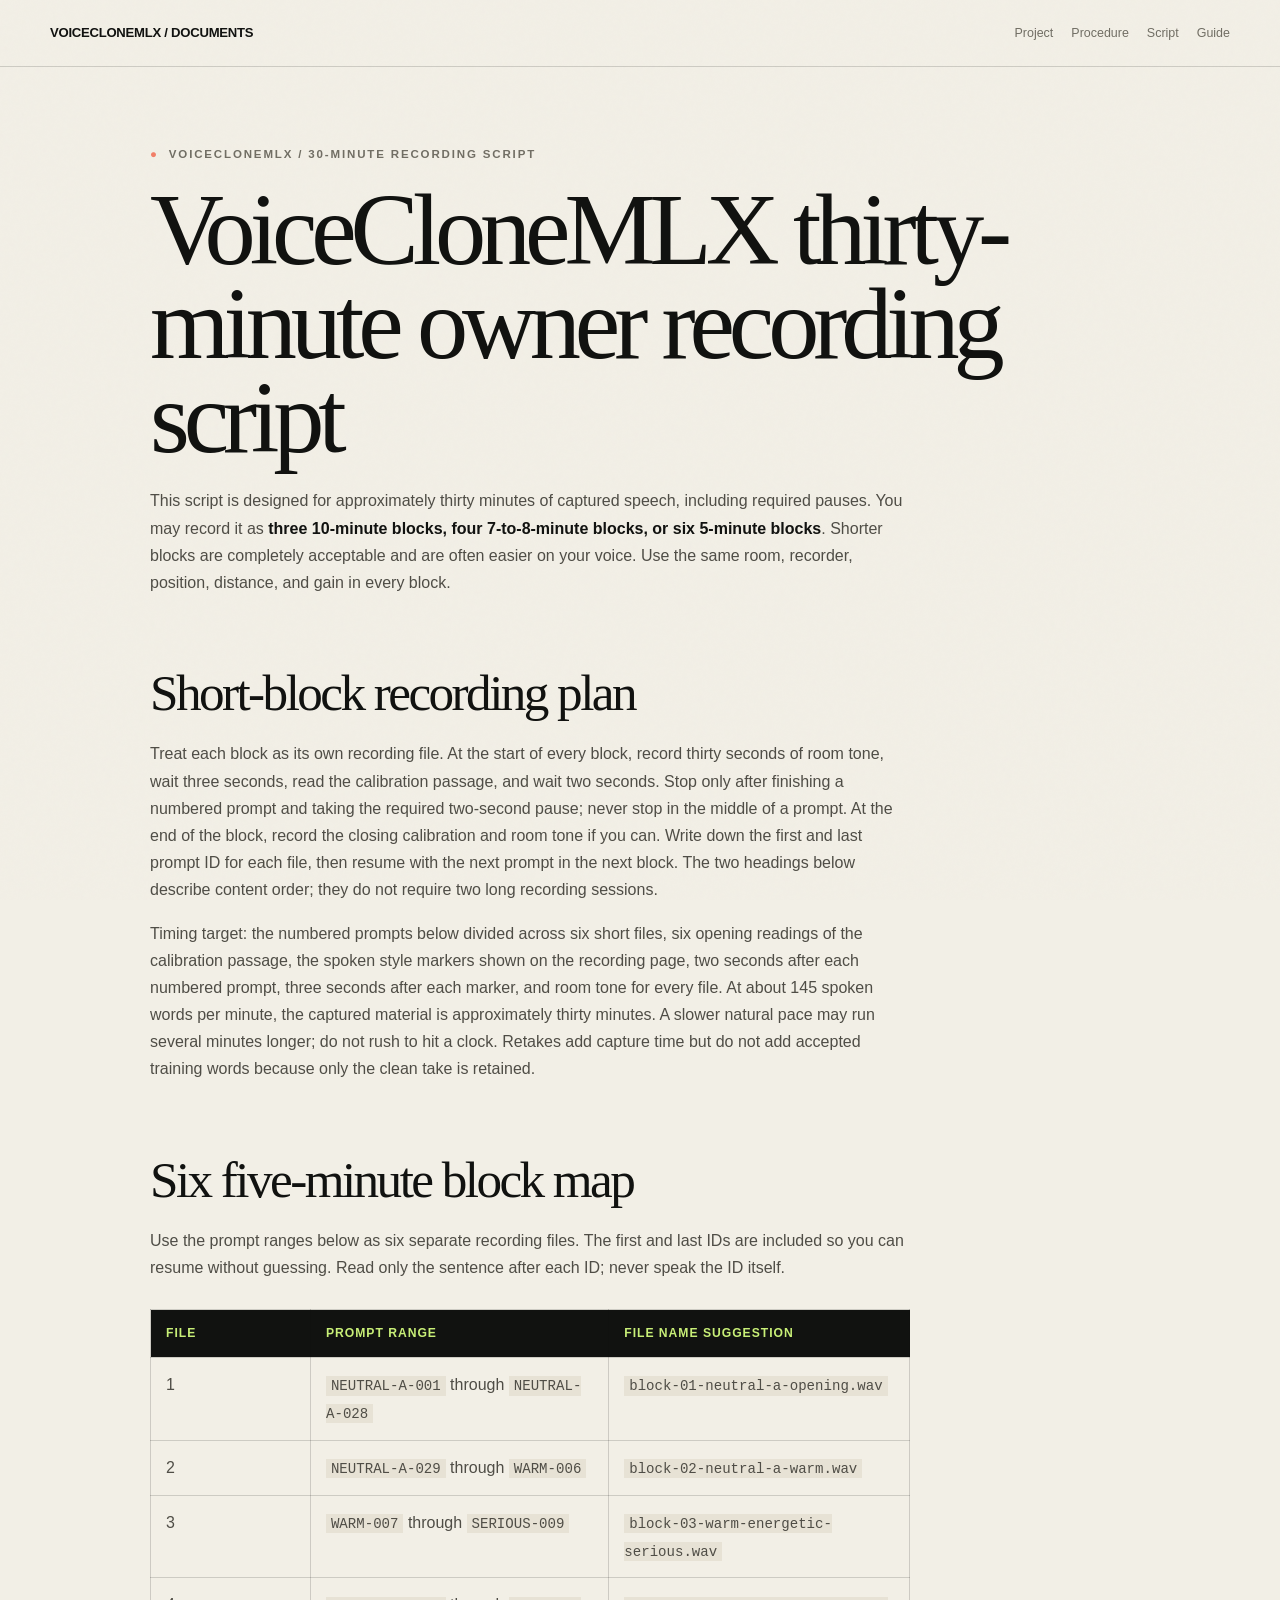
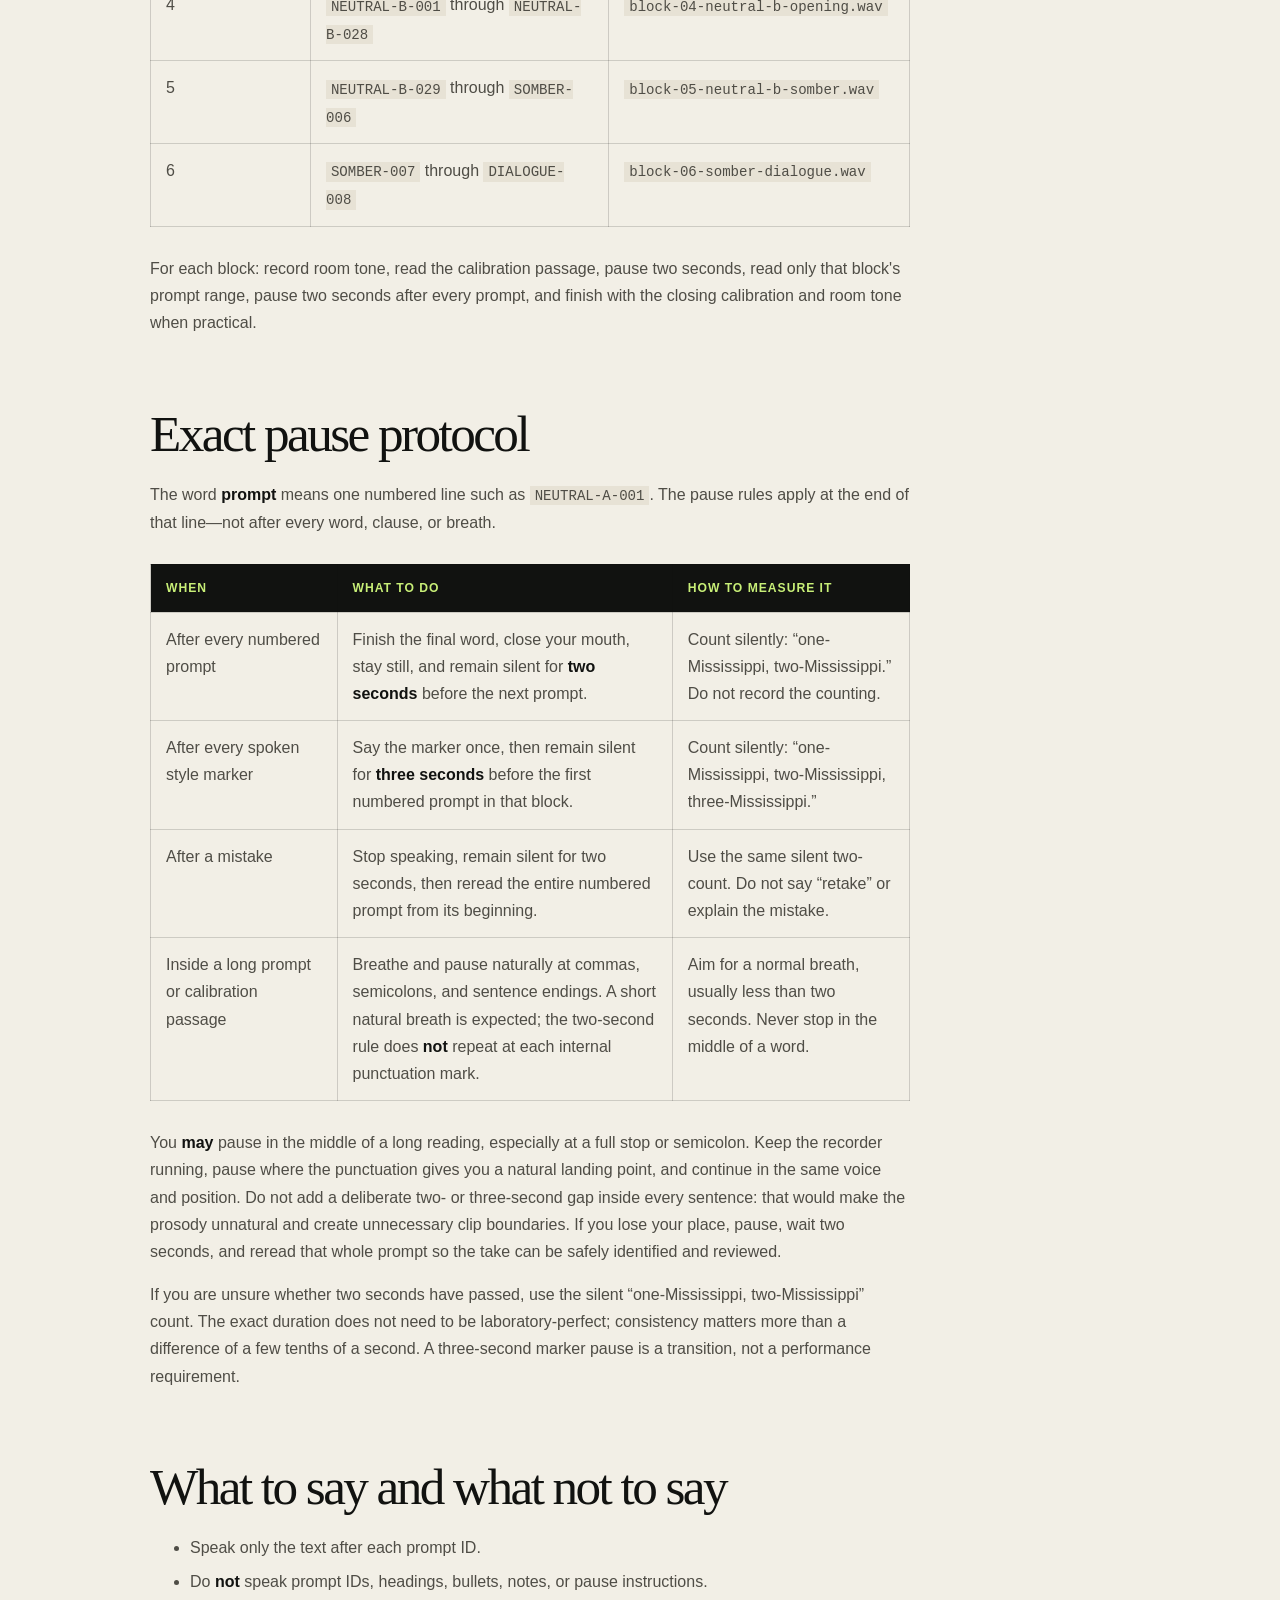
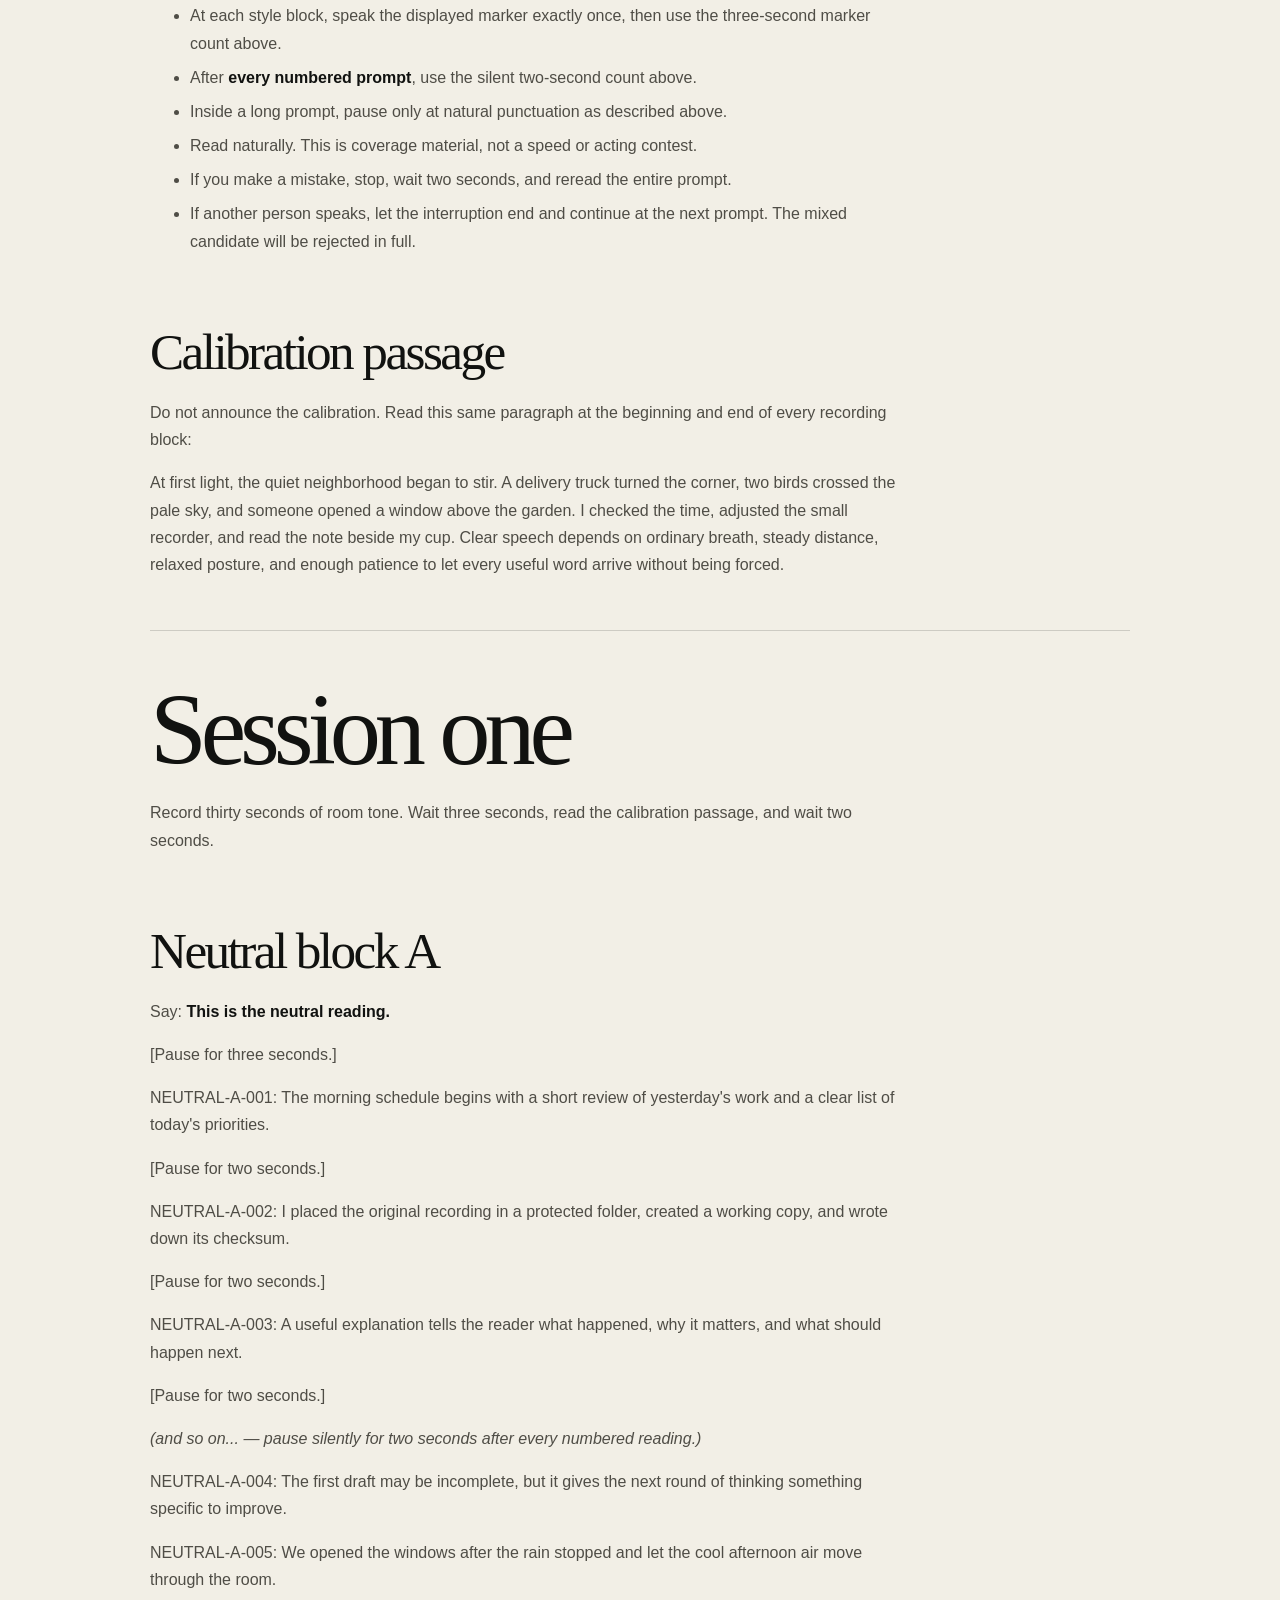
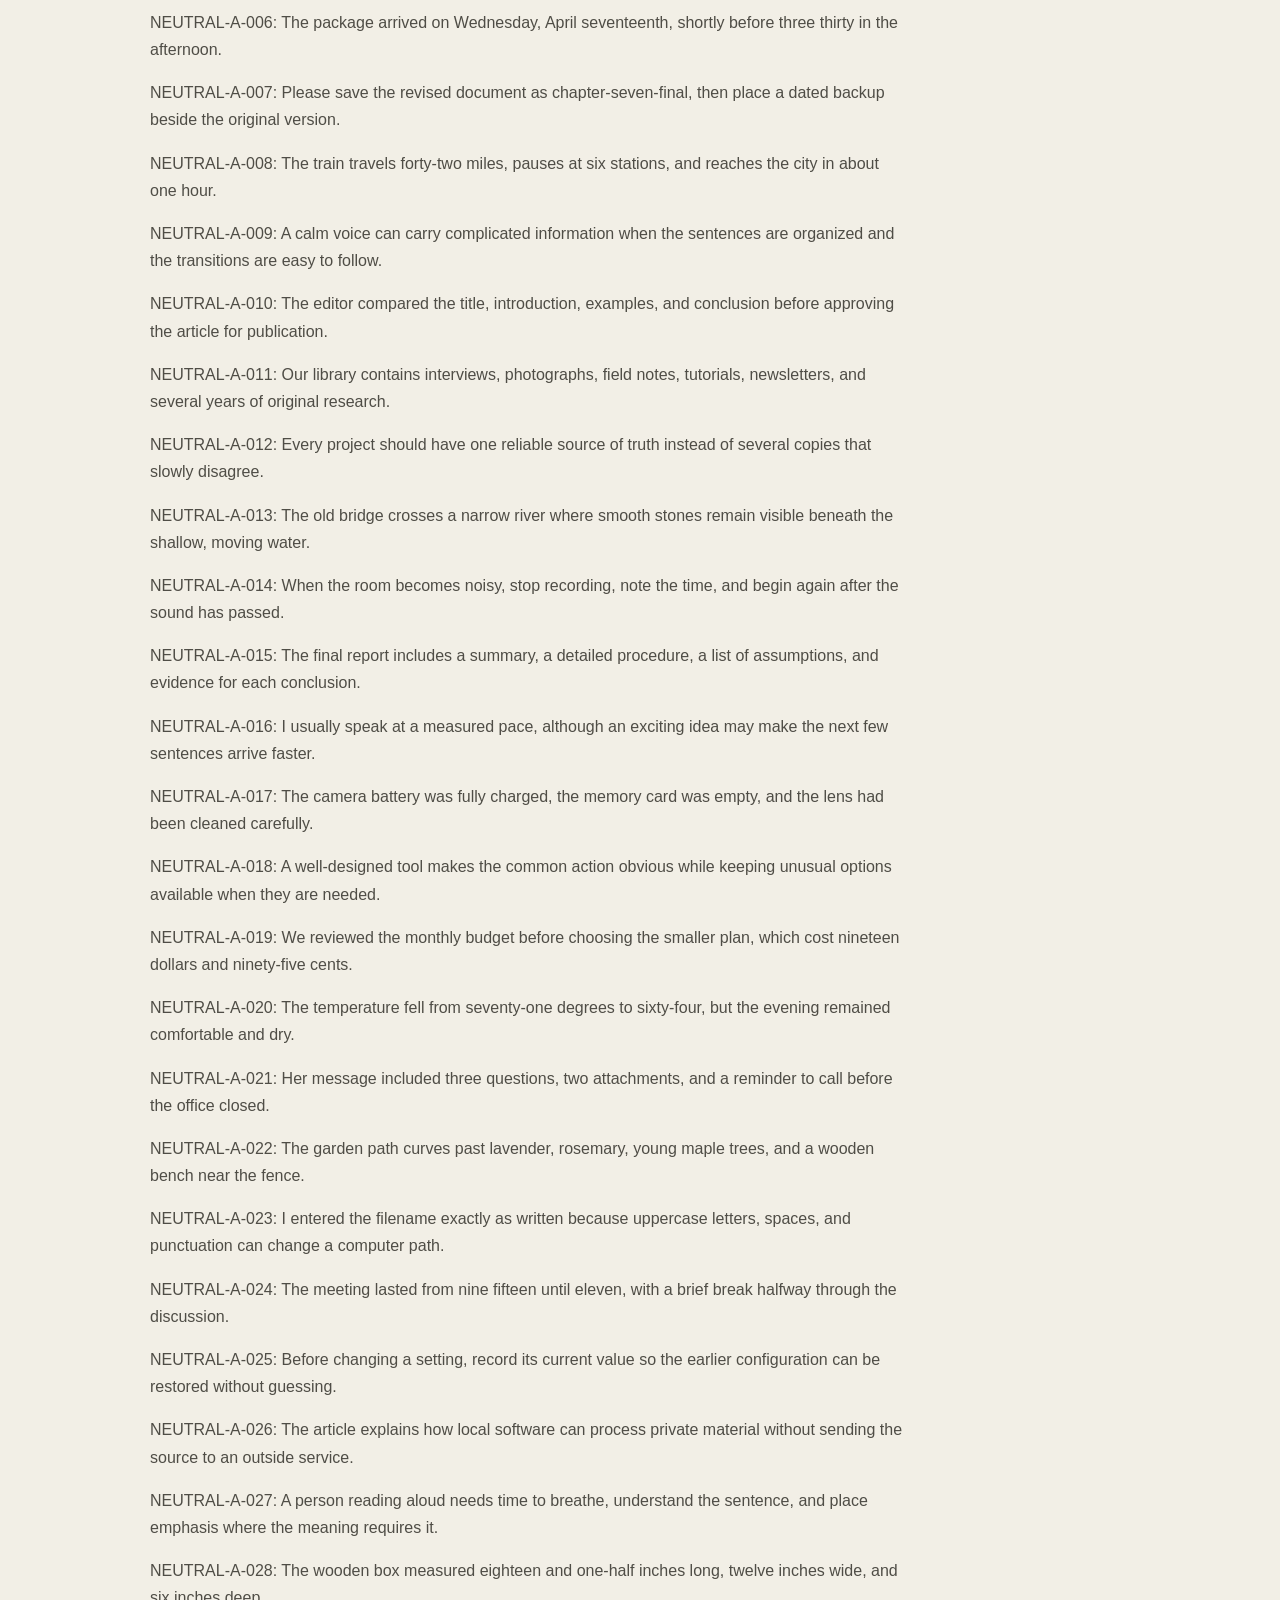
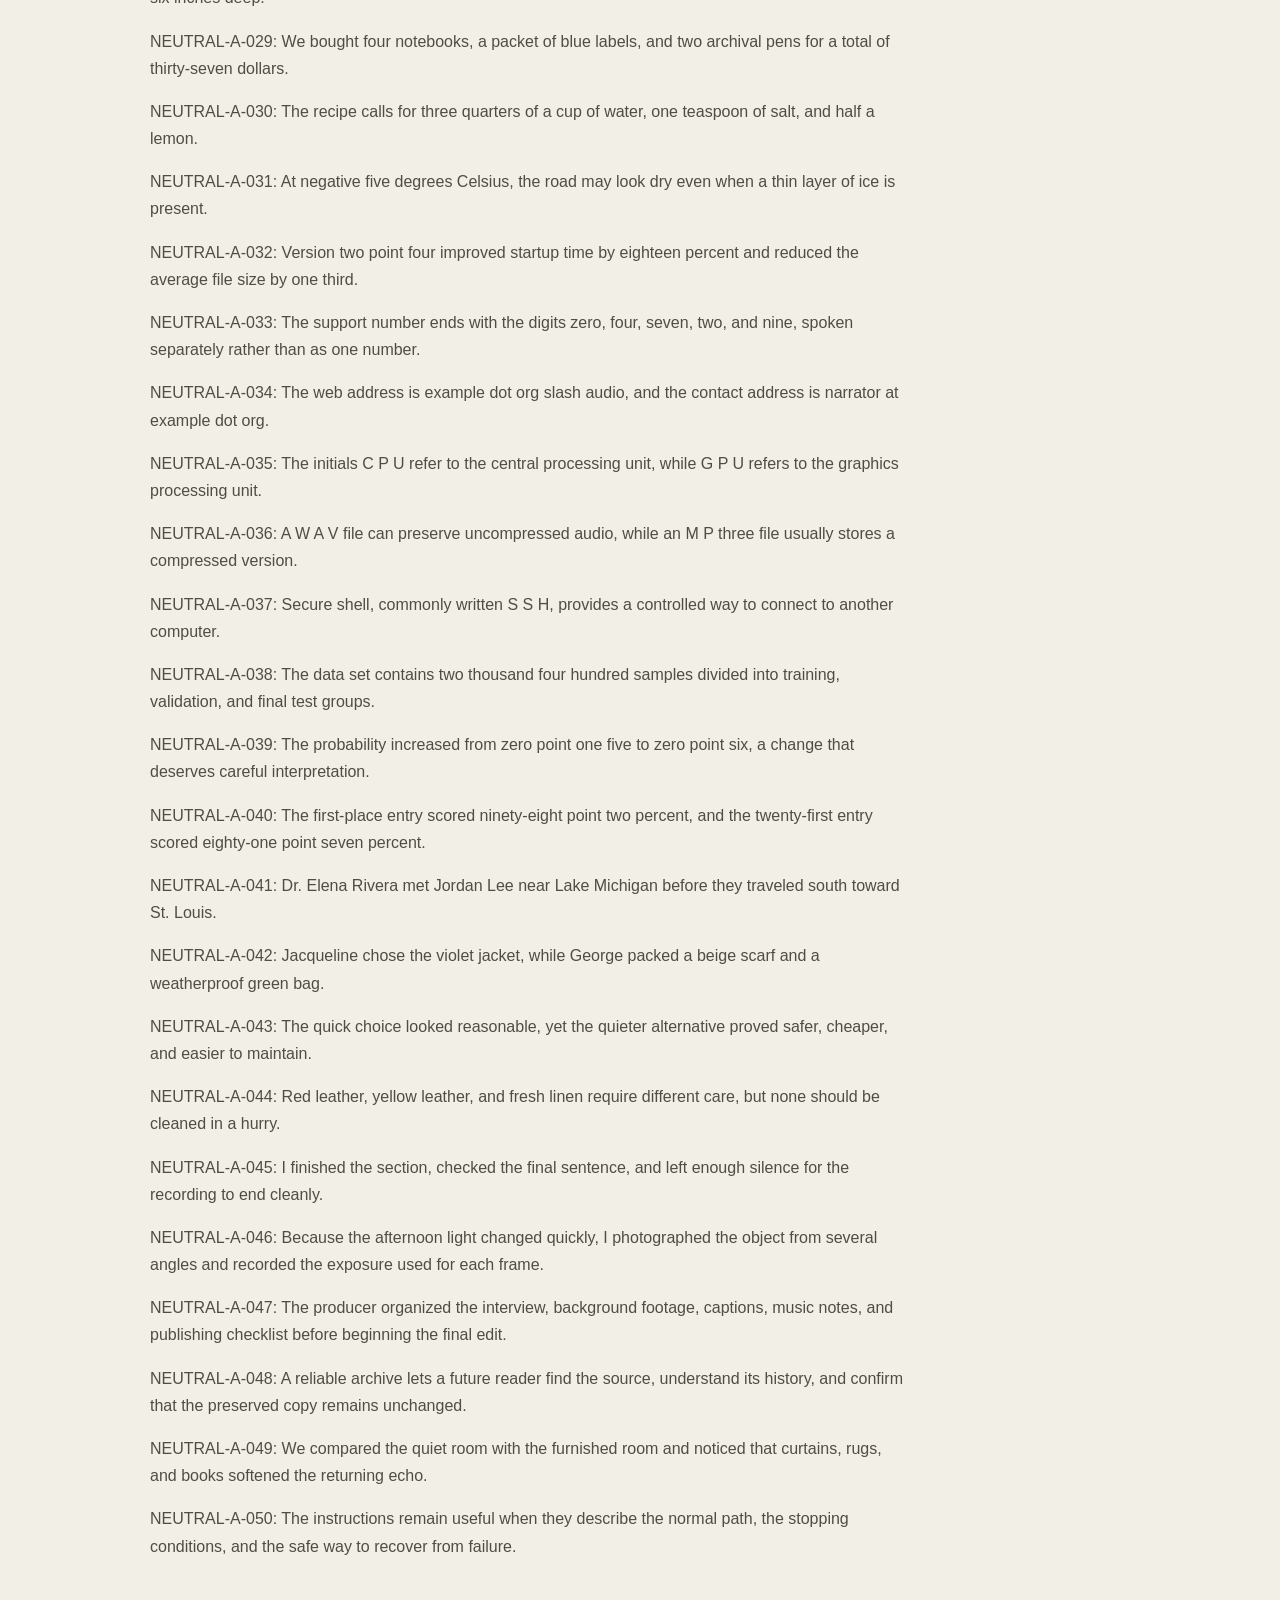
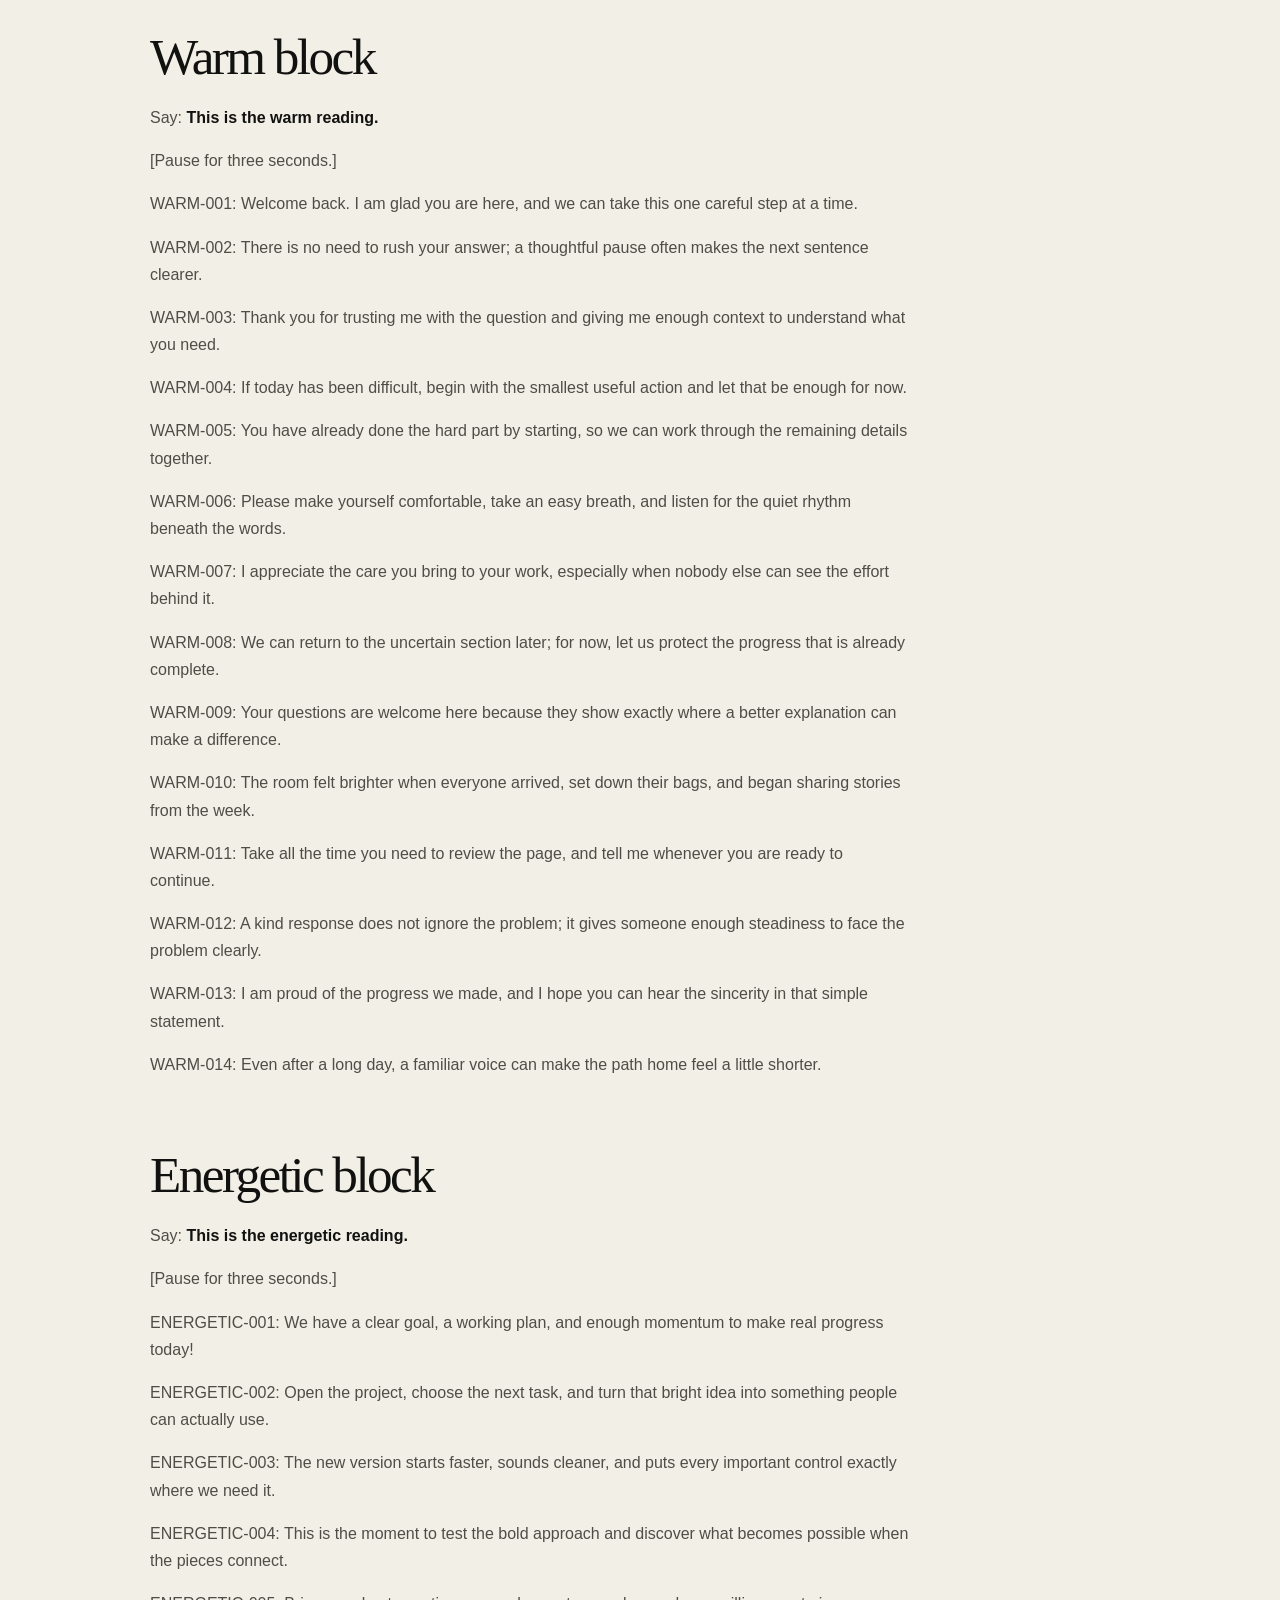
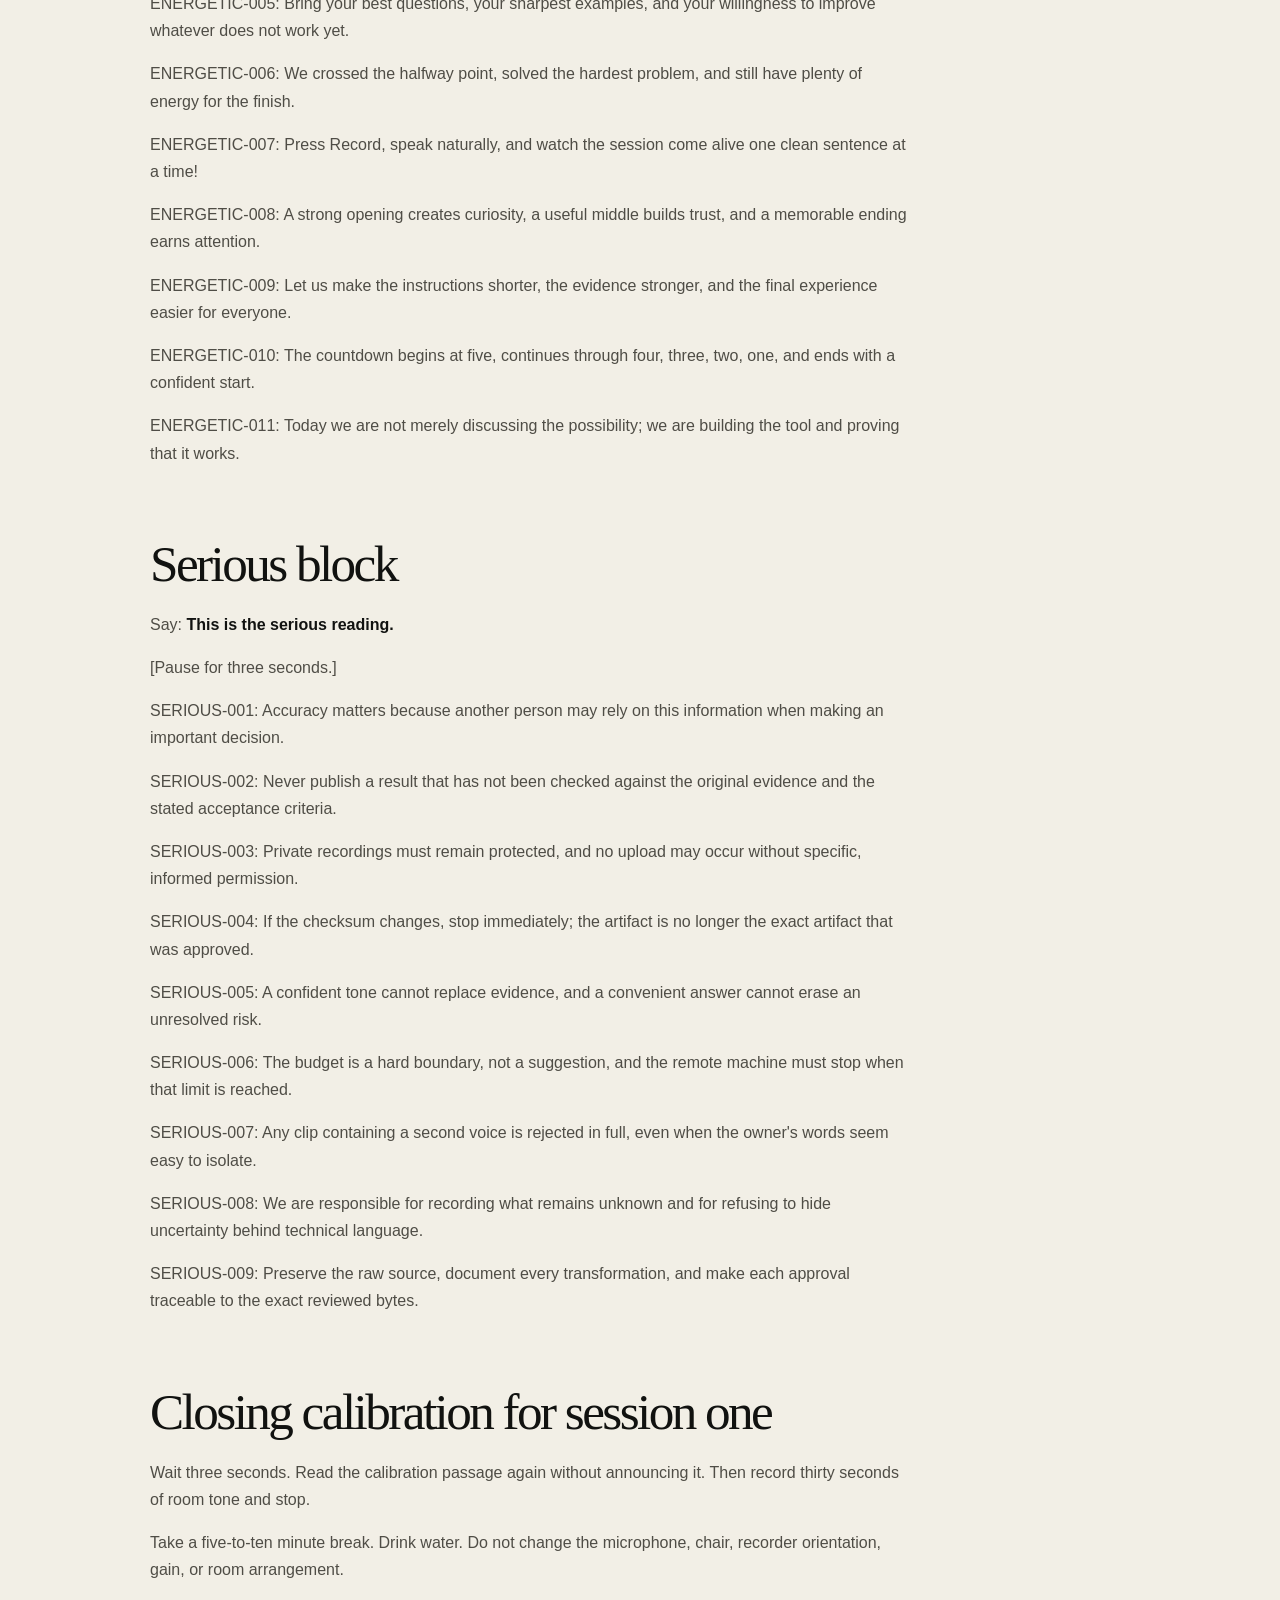
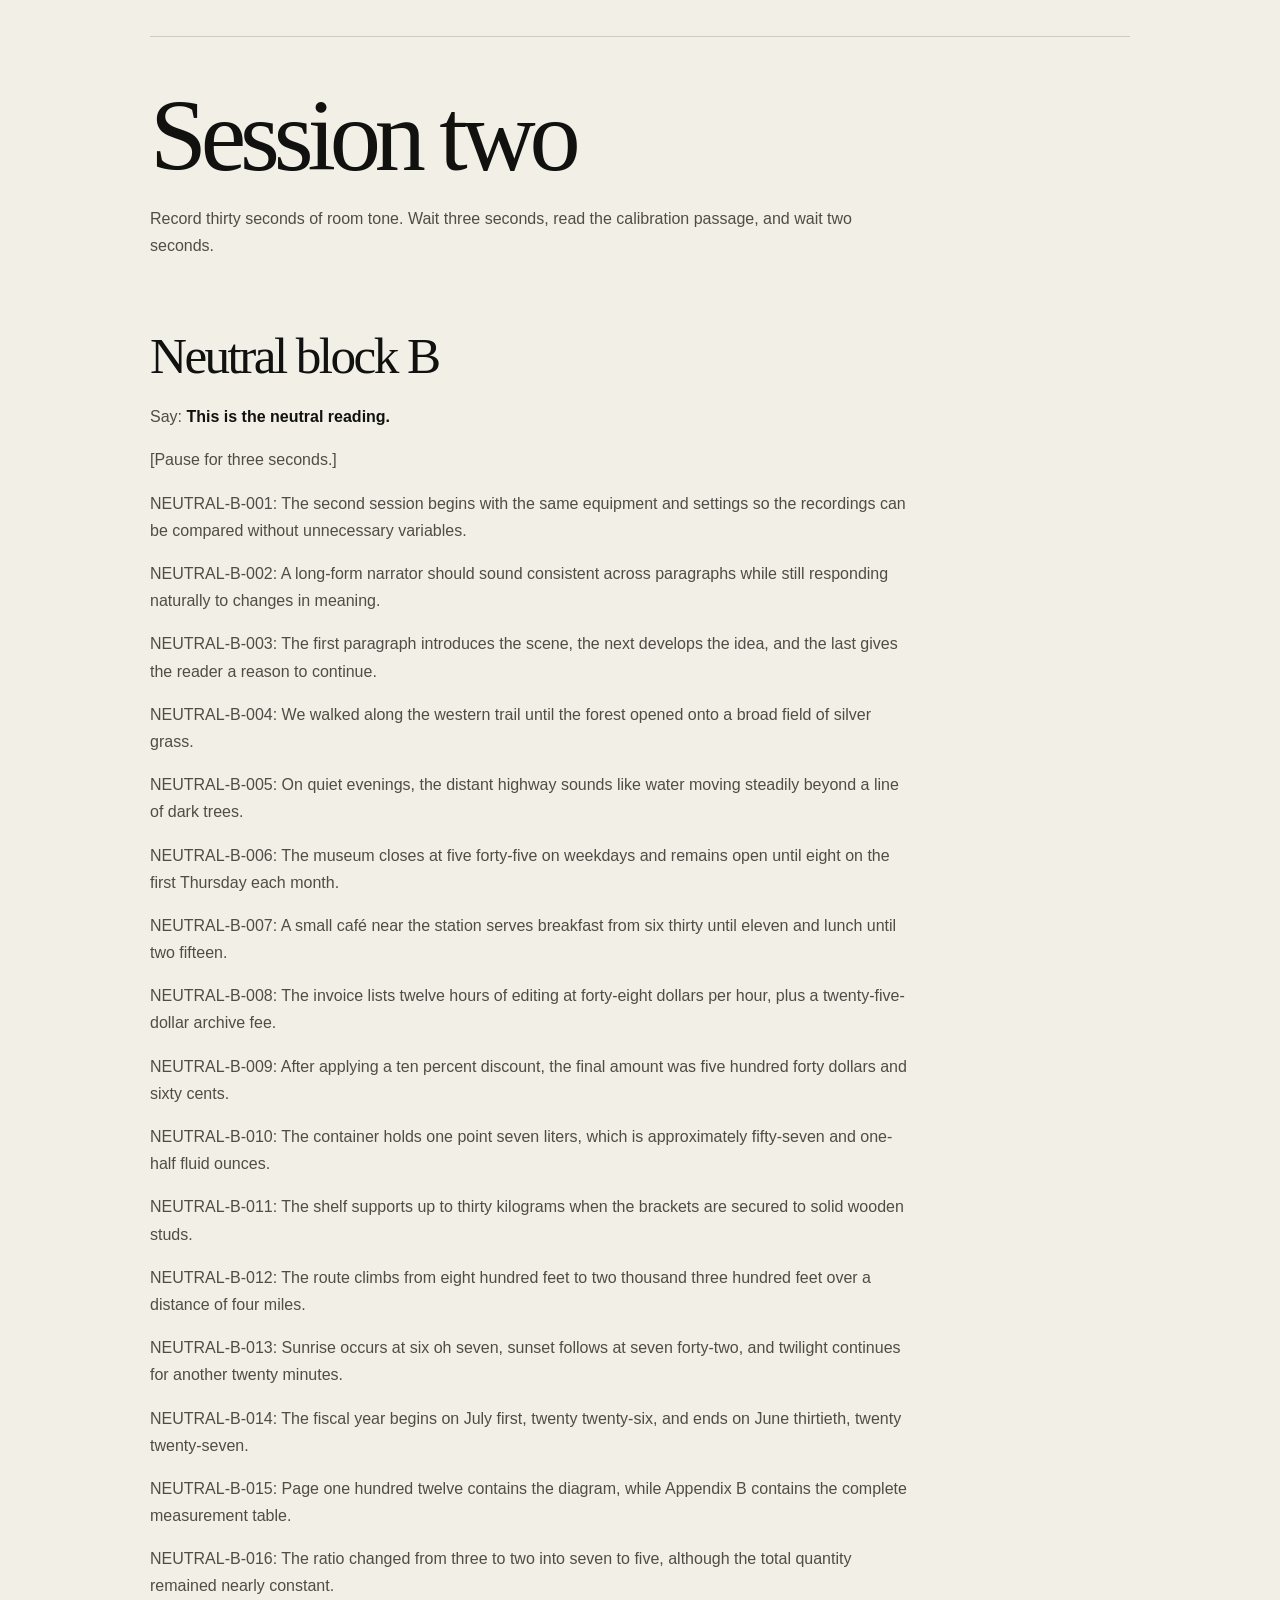
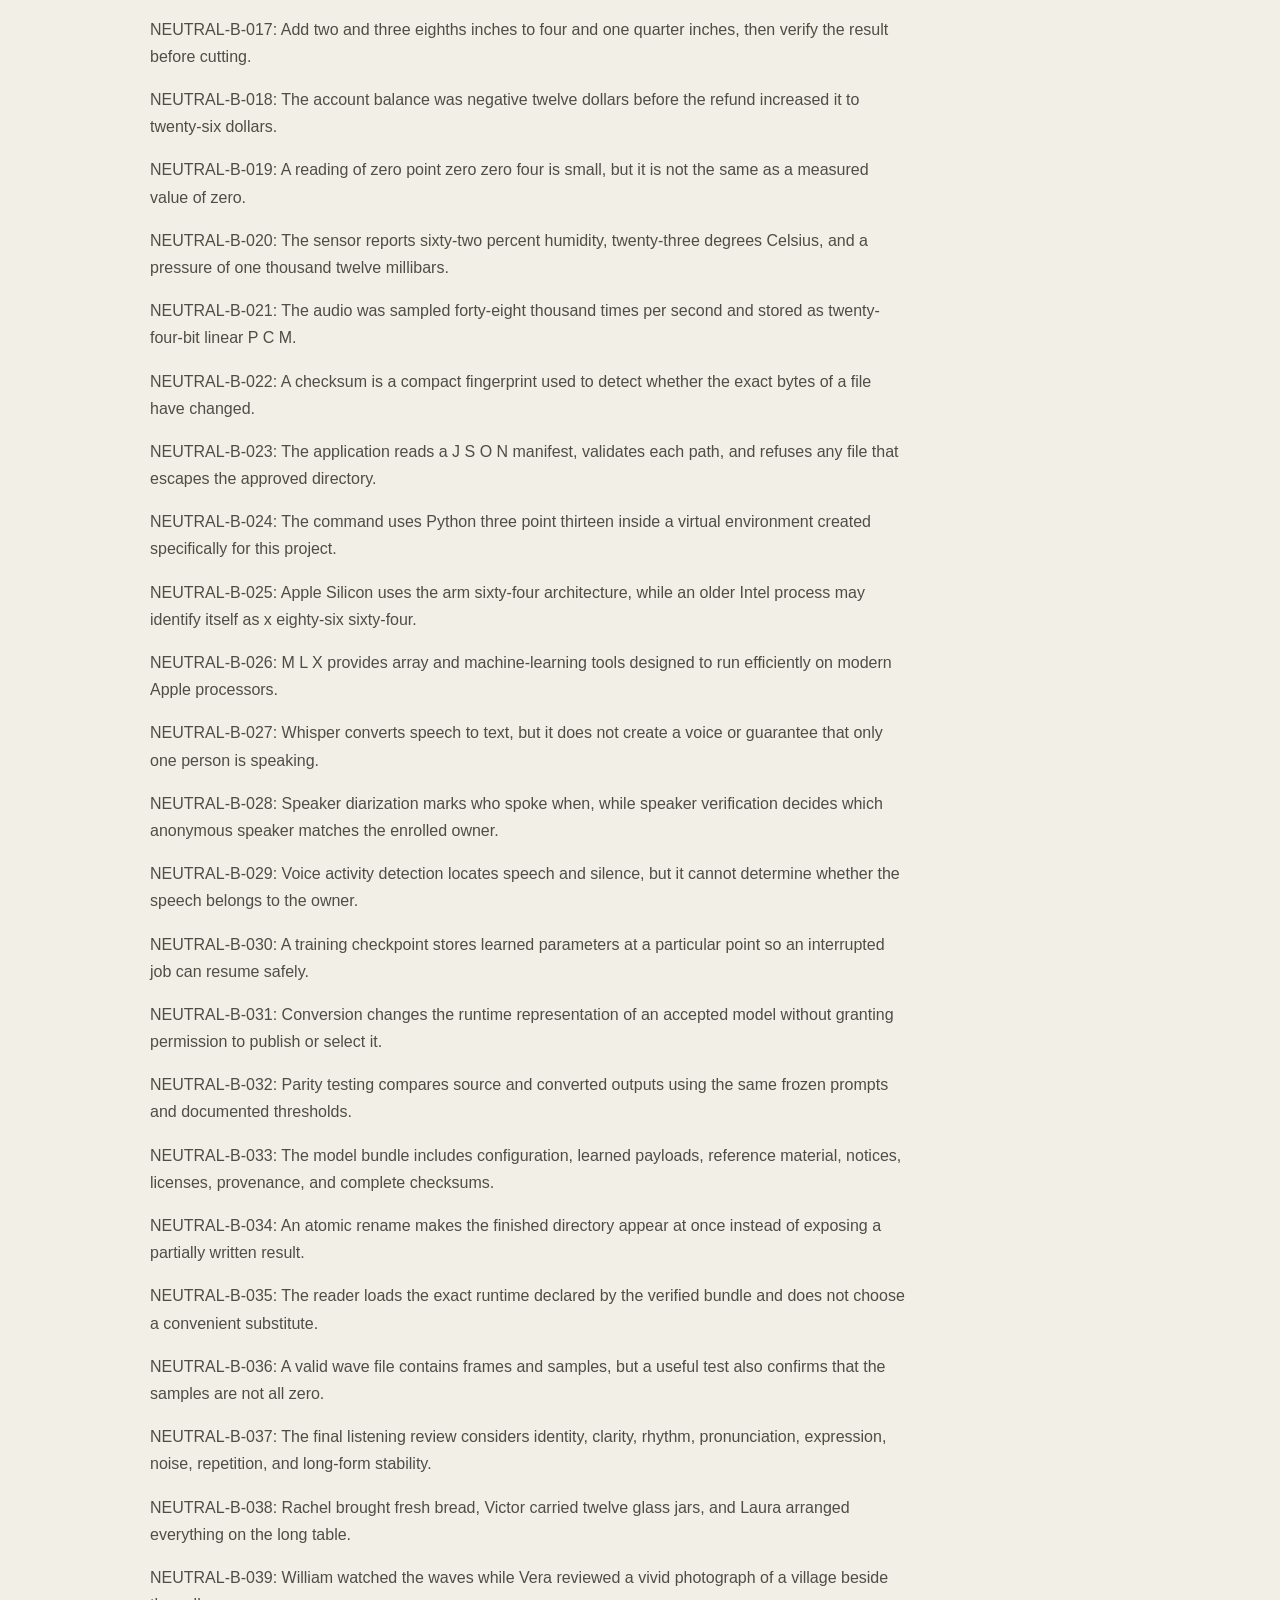
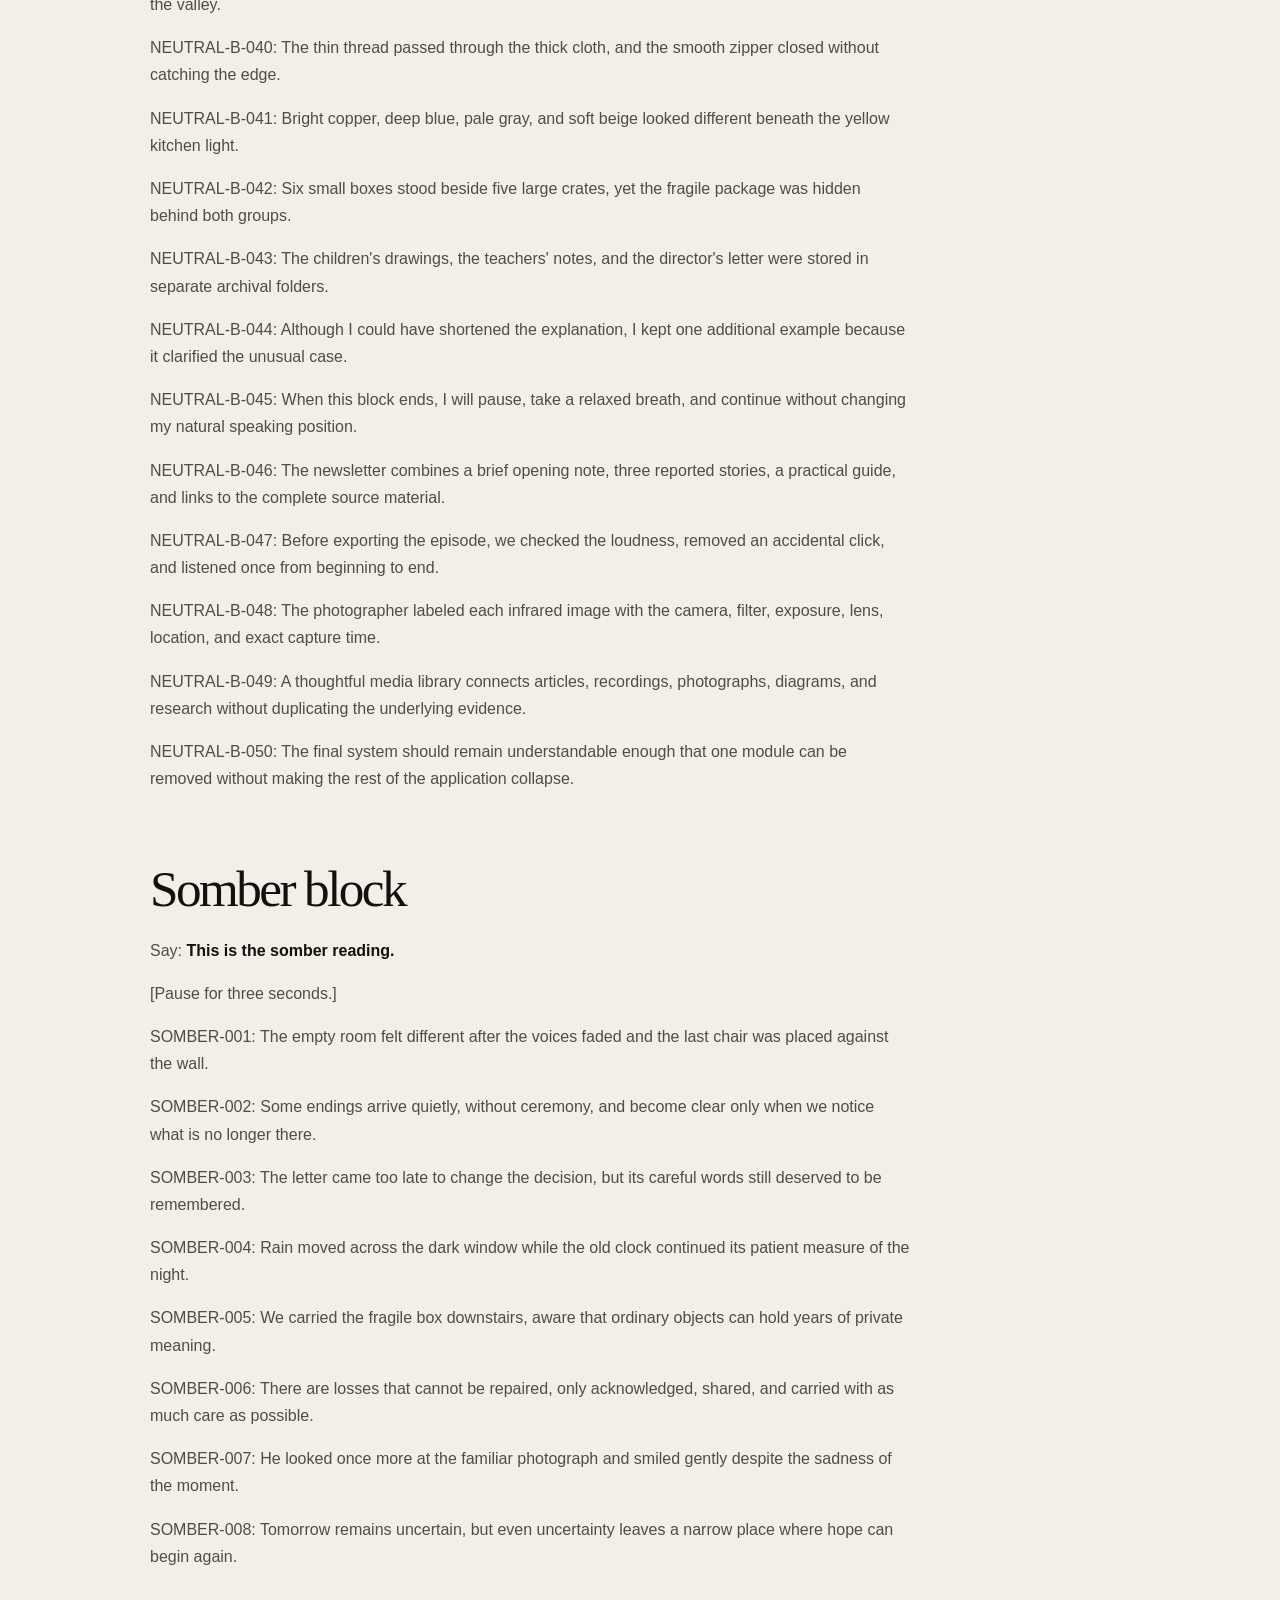
<file: docs/recording-script.html>
<!doctype html>
<html lang="en">
<head>
  <meta charset="utf-8">
  <meta name="viewport" content="width=device-width, initial-scale=1">
  <meta name="theme-color" content="#111210">
  <title>30-minute recording script — VoiceCloneMLX</title>
  <link rel="stylesheet" href="document.css">
</head>
<body>
  <header class="site-header">
    <div class="site-nav">
      <a class="wordmark" href="index.html">VOICECLONEMLX / DOCUMENTS</a>
      <nav aria-label="Document navigation">
        <a href="index.html">Project</a>
        <a href="procedure.html">Procedure</a>
        <a href="recording-script.html">Script</a>
        <a href="README.html">Guide</a>
      </nav>
    </div>
  </header>
  <main class="doc-shell">
    <div class="doc-kicker">VoiceCloneMLX / 30-minute recording
script</div>
    <h1
    id="voiceclonemlx-thirty-minute-owner-recording-script">VoiceCloneMLX
    thirty-minute owner recording script</h1>
    <p>This script is designed for approximately thirty minutes of
    captured speech, including required pauses. You may record it as
    <strong>three 10-minute blocks, four 7-to-8-minute blocks, or six
    5-minute blocks</strong>. Shorter blocks are completely acceptable
    and are often easier on your voice. Use the same room, recorder,
    position, distance, and gain in every block.</p>
    <h2 id="short-block-recording-plan">Short-block recording plan</h2>
    <p>Treat each block as its own recording file. At the start of every
    block, record thirty seconds of room tone, wait three seconds, read
    the calibration passage, and wait two seconds. Stop only after
    finishing a numbered prompt and taking the required two-second
    pause; never stop in the middle of a prompt. At the end of the
    block, record the closing calibration and room tone if you can.
    Write down the first and last prompt ID for each file, then resume
    with the next prompt in the next block. The two headings below
    describe content order; they do not require two long recording
    sessions.</p>
    <p>Timing target: the numbered prompts below divided across six
    short files, six opening readings of the calibration passage, the
    spoken style markers shown on the recording page, two seconds after
    each numbered prompt, three seconds after each marker, and room tone
    for every file. At about 145 spoken words per minute, the captured
    material is approximately thirty minutes. A slower natural pace may
    run several minutes longer; do not rush to hit a clock. Retakes add
    capture time but do not add accepted training words because only the
    clean take is retained.</p>
    <h2 id="six-five-minute-block-map">Six five-minute block map</h2>
    <p>Use the prompt ranges below as six separate recording files. The
    first and last IDs are included so you can resume without guessing.
    Read only the sentence after each ID; never speak the ID itself.</p>
    <table>
    <thead>
    <tr>
    <th>File</th>
    <th>Prompt range</th>
    <th>File name suggestion</th>
    </tr>
    </thead>
    <tbody>
    <tr>
    <td>1</td>
    <td><code>NEUTRAL-A-001</code> through
    <code>NEUTRAL-A-028</code></td>
    <td><code>block-01-neutral-a-opening.wav</code></td>
    </tr>
    <tr>
    <td>2</td>
    <td><code>NEUTRAL-A-029</code> through
    <code>WARM-006</code></td>
    <td><code>block-02-neutral-a-warm.wav</code></td>
    </tr>
    <tr>
    <td>3</td>
    <td><code>WARM-007</code> through
    <code>SERIOUS-009</code></td>
    <td><code>block-03-warm-energetic-serious.wav</code></td>
    </tr>
    <tr>
    <td>4</td>
    <td><code>NEUTRAL-B-001</code> through
    <code>NEUTRAL-B-028</code></td>
    <td><code>block-04-neutral-b-opening.wav</code></td>
    </tr>
    <tr>
    <td>5</td>
    <td><code>NEUTRAL-B-029</code> through
    <code>SOMBER-006</code></td>
    <td><code>block-05-neutral-b-somber.wav</code></td>
    </tr>
    <tr>
    <td>6</td>
    <td><code>SOMBER-007</code> through
    <code>DIALOGUE-008</code></td>
    <td><code>block-06-somber-dialogue.wav</code></td>
    </tr>
    </tbody>
    </table>
    <p>For each block: record room tone, read the calibration passage,
    pause two seconds, read only that block's prompt range, pause two
    seconds after every prompt, and finish with the closing calibration
    and room tone when practical.</p>
    <h2 id="exact-pause-protocol">Exact pause protocol</h2>
    <p>The word <strong>prompt</strong> means one numbered line such as
    <code>NEUTRAL-A-001</code>. The pause rules apply at the end of that
    line—not after every word, clause, or breath.</p>
    <table>
    <thead>
    <tr>
    <th>When</th>
    <th>What to do</th>
    <th>How to measure it</th>
    </tr>
    </thead>
    <tbody>
    <tr>
    <td>After every numbered prompt</td>
    <td>Finish the final word, close your mouth, stay still, and remain
    silent for <strong>two seconds</strong> before the next prompt.</td>
    <td>Count silently: “one-Mississippi, two-Mississippi.” Do not
    record the counting.</td>
    </tr>
    <tr>
    <td>After every spoken style marker</td>
    <td>Say the marker once, then remain silent for <strong>three
    seconds</strong> before the first numbered prompt in that
    block.</td>
    <td>Count silently: “one-Mississippi, two-Mississippi,
    three-Mississippi.”</td>
    </tr>
    <tr>
    <td>After a mistake</td>
    <td>Stop speaking, remain silent for two seconds, then reread the
    entire numbered prompt from its beginning.</td>
    <td>Use the same silent two-count. Do not say “retake” or explain
    the mistake.</td>
    </tr>
    <tr>
    <td>Inside a long prompt or calibration passage</td>
    <td>Breathe and pause naturally at commas, semicolons, and sentence
    endings. A short natural breath is expected; the two-second rule
    does <strong>not</strong> repeat at each internal punctuation
    mark.</td>
    <td>Aim for a normal breath, usually less than two seconds. Never
    stop in the middle of a word.</td>
    </tr>
    </tbody>
    </table>
    <p>You <strong>may</strong> pause in the middle of a long reading,
    especially at a full stop or semicolon. Keep the recorder running,
    pause where the punctuation gives you a natural landing point, and
    continue in the same voice and position. Do not add a deliberate
    two- or three-second gap inside every sentence: that would make the
    prosody unnatural and create unnecessary clip boundaries. If you
    lose your place, pause, wait two seconds, and reread that whole
    prompt so the take can be safely identified and reviewed.</p>
    <p>If you are unsure whether two seconds have passed, use the silent
    “one-Mississippi, two-Mississippi” count. The exact duration does
    not need to be laboratory-perfect; consistency matters more than a
    difference of a few tenths of a second. A three-second marker pause
    is a transition, not a performance requirement.</p>
    <h2 id="what-to-say-and-what-not-to-say">What to say and what not to
    say</h2>
    <ul>
    <li>Speak only the text after each prompt ID.</li>
    <li>Do <strong>not</strong> speak prompt IDs, headings, bullets,
    notes, or pause instructions.</li>
    <li>At each style block, speak the displayed marker exactly once,
    then use the three-second marker count above.</li>
    <li>After <strong>every numbered prompt</strong>, use the silent
    two-second count above.</li>
    <li>Inside a long prompt, pause only at natural punctuation as
    described above.</li>
    <li>Read naturally. This is coverage material, not a speed or acting
    contest.</li>
    <li>If you make a mistake, stop, wait two seconds, and reread the
    entire prompt.</li>
    <li>If another person speaks, let the interruption end and continue
    at the next prompt. The mixed candidate will be rejected in
    full.</li>
    </ul>
    <h2 id="calibration-passage">Calibration passage</h2>
    <p>Do not announce the calibration. Read this same paragraph at the
    beginning and end of every recording block:</p>
    <p>At first light, the quiet neighborhood began to stir. A delivery
    truck turned the corner, two birds crossed the pale sky, and someone
    opened a window above the garden. I checked the time, adjusted the
    small recorder, and read the note beside my cup. Clear speech
    depends on ordinary breath, steady distance, relaxed posture, and
    enough patience to let every useful word arrive without being
    forced.</p>
    <hr />
    <h1 id="session-one">Session one</h1>
    <p>Record thirty seconds of room tone. Wait three seconds, read the
    calibration passage, and wait two seconds.</p>
    <h2 id="neutral-block-a">Neutral block A</h2>
    <p>Say: <strong>This is the neutral reading.</strong></p>
    <p>[Pause for three seconds.]</p>
    <p>NEUTRAL-A-001: The morning schedule begins with a short review of
    yesterday's work and a clear list of today's priorities.</p>
    <p>[Pause for two seconds.]</p>
    <p>NEUTRAL-A-002: I placed the original recording in a protected
    folder, created a working copy, and wrote down its checksum.</p>
    <p>[Pause for two seconds.]</p>
    <p>NEUTRAL-A-003: A useful explanation tells the reader what
    happened, why it matters, and what should happen next.</p>
    <p>[Pause for two seconds.]</p>
    <p><em>(and so on... — pause silently for two seconds after every
    numbered reading.)</em></p>
    <p>NEUTRAL-A-004: The first draft may be incomplete, but it gives
    the next round of thinking something specific to improve.</p>
    <p>NEUTRAL-A-005: We opened the windows after the rain stopped and
    let the cool afternoon air move through the room.</p>
    <p>NEUTRAL-A-006: The package arrived on Wednesday, April
    seventeenth, shortly before three thirty in the afternoon.</p>
    <p>NEUTRAL-A-007: Please save the revised document as
    chapter-seven-final, then place a dated backup beside the original
    version.</p>
    <p>NEUTRAL-A-008: The train travels forty-two miles, pauses at six
    stations, and reaches the city in about one hour.</p>
    <p>NEUTRAL-A-009: A calm voice can carry complicated information
    when the sentences are organized and the transitions are easy to
    follow.</p>
    <p>NEUTRAL-A-010: The editor compared the title, introduction,
    examples, and conclusion before approving the article for
    publication.</p>
    <p>NEUTRAL-A-011: Our library contains interviews, photographs,
    field notes, tutorials, newsletters, and several years of original
    research.</p>
    <p>NEUTRAL-A-012: Every project should have one reliable source of
    truth instead of several copies that slowly disagree.</p>
    <p>NEUTRAL-A-013: The old bridge crosses a narrow river where smooth
    stones remain visible beneath the shallow, moving water.</p>
    <p>NEUTRAL-A-014: When the room becomes noisy, stop recording, note
    the time, and begin again after the sound has passed.</p>
    <p>NEUTRAL-A-015: The final report includes a summary, a detailed
    procedure, a list of assumptions, and evidence for each
    conclusion.</p>
    <p>NEUTRAL-A-016: I usually speak at a measured pace, although an
    exciting idea may make the next few sentences arrive faster.</p>
    <p>NEUTRAL-A-017: The camera battery was fully charged, the memory
    card was empty, and the lens had been cleaned carefully.</p>
    <p>NEUTRAL-A-018: A well-designed tool makes the common action
    obvious while keeping unusual options available when they are
    needed.</p>
    <p>NEUTRAL-A-019: We reviewed the monthly budget before choosing the
    smaller plan, which cost nineteen dollars and ninety-five cents.</p>
    <p>NEUTRAL-A-020: The temperature fell from seventy-one degrees to
    sixty-four, but the evening remained comfortable and dry.</p>
    <p>NEUTRAL-A-021: Her message included three questions, two
    attachments, and a reminder to call before the office closed.</p>
    <p>NEUTRAL-A-022: The garden path curves past lavender, rosemary,
    young maple trees, and a wooden bench near the fence.</p>
    <p>NEUTRAL-A-023: I entered the filename exactly as written because
    uppercase letters, spaces, and punctuation can change a computer
    path.</p>
    <p>NEUTRAL-A-024: The meeting lasted from nine fifteen until eleven,
    with a brief break halfway through the discussion.</p>
    <p>NEUTRAL-A-025: Before changing a setting, record its current
    value so the earlier configuration can be restored without
    guessing.</p>
    <p>NEUTRAL-A-026: The article explains how local software can
    process private material without sending the source to an outside
    service.</p>
    <p>NEUTRAL-A-027: A person reading aloud needs time to breathe,
    understand the sentence, and place emphasis where the meaning
    requires it.</p>
    <p>NEUTRAL-A-028: The wooden box measured eighteen and one-half
    inches long, twelve inches wide, and six inches deep.</p>
    <p>NEUTRAL-A-029: We bought four notebooks, a packet of blue labels,
    and two archival pens for a total of thirty-seven dollars.</p>
    <p>NEUTRAL-A-030: The recipe calls for three quarters of a cup of
    water, one teaspoon of salt, and half a lemon.</p>
    <p>NEUTRAL-A-031: At negative five degrees Celsius, the road may
    look dry even when a thin layer of ice is present.</p>
    <p>NEUTRAL-A-032: Version two point four improved startup time by
    eighteen percent and reduced the average file size by one third.</p>
    <p>NEUTRAL-A-033: The support number ends with the digits zero,
    four, seven, two, and nine, spoken separately rather than as one
    number.</p>
    <p>NEUTRAL-A-034: The web address is example dot org slash audio,
    and the contact address is narrator at example dot org.</p>
    <p>NEUTRAL-A-035: The initials C P U refer to the central processing
    unit, while G P U refers to the graphics processing unit.</p>
    <p>NEUTRAL-A-036: A W A V file can preserve uncompressed audio,
    while an M P three file usually stores a compressed version.</p>
    <p>NEUTRAL-A-037: Secure shell, commonly written S S H, provides a
    controlled way to connect to another computer.</p>
    <p>NEUTRAL-A-038: The data set contains two thousand four hundred
    samples divided into training, validation, and final test
    groups.</p>
    <p>NEUTRAL-A-039: The probability increased from zero point one five
    to zero point six, a change that deserves careful
    interpretation.</p>
    <p>NEUTRAL-A-040: The first-place entry scored ninety-eight point
    two percent, and the twenty-first entry scored eighty-one point
    seven percent.</p>
    <p>NEUTRAL-A-041: Dr. Elena Rivera met Jordan Lee near Lake Michigan
    before they traveled south toward St. Louis.</p>
    <p>NEUTRAL-A-042: Jacqueline chose the violet jacket, while George
    packed a beige scarf and a weatherproof green bag.</p>
    <p>NEUTRAL-A-043: The quick choice looked reasonable, yet the
    quieter alternative proved safer, cheaper, and easier to
    maintain.</p>
    <p>NEUTRAL-A-044: Red leather, yellow leather, and fresh linen
    require different care, but none should be cleaned in a hurry.</p>
    <p>NEUTRAL-A-045: I finished the section, checked the final
    sentence, and left enough silence for the recording to end
    cleanly.</p>
    <p>NEUTRAL-A-046: Because the afternoon light changed quickly, I
    photographed the object from several angles and recorded the
    exposure used for each frame.</p>
    <p>NEUTRAL-A-047: The producer organized the interview, background
    footage, captions, music notes, and publishing checklist before
    beginning the final edit.</p>
    <p>NEUTRAL-A-048: A reliable archive lets a future reader find the
    source, understand its history, and confirm that the preserved copy
    remains unchanged.</p>
    <p>NEUTRAL-A-049: We compared the quiet room with the furnished room
    and noticed that curtains, rugs, and books softened the returning
    echo.</p>
    <p>NEUTRAL-A-050: The instructions remain useful when they describe
    the normal path, the stopping conditions, and the safe way to
    recover from failure.</p>
    <h2 id="warm-block">Warm block</h2>
    <p>Say: <strong>This is the warm reading.</strong></p>
    <p>[Pause for three seconds.]</p>
    <p>WARM-001: Welcome back. I am glad you are here, and we can take
    this one careful step at a time.</p>
    <p>WARM-002: There is no need to rush your answer; a thoughtful
    pause often makes the next sentence clearer.</p>
    <p>WARM-003: Thank you for trusting me with the question and giving
    me enough context to understand what you need.</p>
    <p>WARM-004: If today has been difficult, begin with the smallest
    useful action and let that be enough for now.</p>
    <p>WARM-005: You have already done the hard part by starting, so we
    can work through the remaining details together.</p>
    <p>WARM-006: Please make yourself comfortable, take an easy breath,
    and listen for the quiet rhythm beneath the words.</p>
    <p>WARM-007: I appreciate the care you bring to your work,
    especially when nobody else can see the effort behind it.</p>
    <p>WARM-008: We can return to the uncertain section later; for now,
    let us protect the progress that is already complete.</p>
    <p>WARM-009: Your questions are welcome here because they show
    exactly where a better explanation can make a difference.</p>
    <p>WARM-010: The room felt brighter when everyone arrived, set down
    their bags, and began sharing stories from the week.</p>
    <p>WARM-011: Take all the time you need to review the page, and tell
    me whenever you are ready to continue.</p>
    <p>WARM-012: A kind response does not ignore the problem; it gives
    someone enough steadiness to face the problem clearly.</p>
    <p>WARM-013: I am proud of the progress we made, and I hope you can
    hear the sincerity in that simple statement.</p>
    <p>WARM-014: Even after a long day, a familiar voice can make the
    path home feel a little shorter.</p>
    <h2 id="energetic-block">Energetic block</h2>
    <p>Say: <strong>This is the energetic reading.</strong></p>
    <p>[Pause for three seconds.]</p>
    <p>ENERGETIC-001: We have a clear goal, a working plan, and enough
    momentum to make real progress today!</p>
    <p>ENERGETIC-002: Open the project, choose the next task, and turn
    that bright idea into something people can actually use.</p>
    <p>ENERGETIC-003: The new version starts faster, sounds cleaner, and
    puts every important control exactly where we need it.</p>
    <p>ENERGETIC-004: This is the moment to test the bold approach and
    discover what becomes possible when the pieces connect.</p>
    <p>ENERGETIC-005: Bring your best questions, your sharpest examples,
    and your willingness to improve whatever does not work yet.</p>
    <p>ENERGETIC-006: We crossed the halfway point, solved the hardest
    problem, and still have plenty of energy for the finish.</p>
    <p>ENERGETIC-007: Press Record, speak naturally, and watch the
    session come alive one clean sentence at a time!</p>
    <p>ENERGETIC-008: A strong opening creates curiosity, a useful
    middle builds trust, and a memorable ending earns attention.</p>
    <p>ENERGETIC-009: Let us make the instructions shorter, the evidence
    stronger, and the final experience easier for everyone.</p>
    <p>ENERGETIC-010: The countdown begins at five, continues through
    four, three, two, one, and ends with a confident start.</p>
    <p>ENERGETIC-011: Today we are not merely discussing the
    possibility; we are building the tool and proving that it works.</p>
    <h2 id="serious-block">Serious block</h2>
    <p>Say: <strong>This is the serious reading.</strong></p>
    <p>[Pause for three seconds.]</p>
    <p>SERIOUS-001: Accuracy matters because another person may rely on
    this information when making an important decision.</p>
    <p>SERIOUS-002: Never publish a result that has not been checked
    against the original evidence and the stated acceptance
    criteria.</p>
    <p>SERIOUS-003: Private recordings must remain protected, and no
    upload may occur without specific, informed permission.</p>
    <p>SERIOUS-004: If the checksum changes, stop immediately; the
    artifact is no longer the exact artifact that was approved.</p>
    <p>SERIOUS-005: A confident tone cannot replace evidence, and a
    convenient answer cannot erase an unresolved risk.</p>
    <p>SERIOUS-006: The budget is a hard boundary, not a suggestion, and
    the remote machine must stop when that limit is reached.</p>
    <p>SERIOUS-007: Any clip containing a second voice is rejected in
    full, even when the owner's words seem easy to isolate.</p>
    <p>SERIOUS-008: We are responsible for recording what remains
    unknown and for refusing to hide uncertainty behind technical
    language.</p>
    <p>SERIOUS-009: Preserve the raw source, document every
    transformation, and make each approval traceable to the exact
    reviewed bytes.</p>
    <h2 id="closing-calibration-for-session-one">Closing calibration for
    session one</h2>
    <p>Wait three seconds. Read the calibration passage again without
    announcing it. Then record thirty seconds of room tone and stop.</p>
    <p>Take a five-to-ten minute break. Drink water. Do not change the
    microphone, chair, recorder orientation, gain, or room
    arrangement.</p>
    <hr />
    <h1 id="session-two">Session two</h1>
    <p>Record thirty seconds of room tone. Wait three seconds, read the
    calibration passage, and wait two seconds.</p>
    <h2 id="neutral-block-b">Neutral block B</h2>
    <p>Say: <strong>This is the neutral reading.</strong></p>
    <p>[Pause for three seconds.]</p>
    <p>NEUTRAL-B-001: The second session begins with the same equipment
    and settings so the recordings can be compared without unnecessary
    variables.</p>
    <p>NEUTRAL-B-002: A long-form narrator should sound consistent
    across paragraphs while still responding naturally to changes in
    meaning.</p>
    <p>NEUTRAL-B-003: The first paragraph introduces the scene, the next
    develops the idea, and the last gives the reader a reason to
    continue.</p>
    <p>NEUTRAL-B-004: We walked along the western trail until the forest
    opened onto a broad field of silver grass.</p>
    <p>NEUTRAL-B-005: On quiet evenings, the distant highway sounds like
    water moving steadily beyond a line of dark trees.</p>
    <p>NEUTRAL-B-006: The museum closes at five forty-five on weekdays
    and remains open until eight on the first Thursday each month.</p>
    <p>NEUTRAL-B-007: A small café near the station serves breakfast
    from six thirty until eleven and lunch until two fifteen.</p>
    <p>NEUTRAL-B-008: The invoice lists twelve hours of editing at
    forty-eight dollars per hour, plus a twenty-five-dollar archive
    fee.</p>
    <p>NEUTRAL-B-009: After applying a ten percent discount, the final
    amount was five hundred forty dollars and sixty cents.</p>
    <p>NEUTRAL-B-010: The container holds one point seven liters, which
    is approximately fifty-seven and one-half fluid ounces.</p>
    <p>NEUTRAL-B-011: The shelf supports up to thirty kilograms when the
    brackets are secured to solid wooden studs.</p>
    <p>NEUTRAL-B-012: The route climbs from eight hundred feet to two
    thousand three hundred feet over a distance of four miles.</p>
    <p>NEUTRAL-B-013: Sunrise occurs at six oh seven, sunset follows at
    seven forty-two, and twilight continues for another twenty
    minutes.</p>
    <p>NEUTRAL-B-014: The fiscal year begins on July first, twenty
    twenty-six, and ends on June thirtieth, twenty twenty-seven.</p>
    <p>NEUTRAL-B-015: Page one hundred twelve contains the diagram,
    while Appendix B contains the complete measurement table.</p>
    <p>NEUTRAL-B-016: The ratio changed from three to two into seven to
    five, although the total quantity remained nearly constant.</p>
    <p>NEUTRAL-B-017: Add two and three eighths inches to four and one
    quarter inches, then verify the result before cutting.</p>
    <p>NEUTRAL-B-018: The account balance was negative twelve dollars
    before the refund increased it to twenty-six dollars.</p>
    <p>NEUTRAL-B-019: A reading of zero point zero zero four is small,
    but it is not the same as a measured value of zero.</p>
    <p>NEUTRAL-B-020: The sensor reports sixty-two percent humidity,
    twenty-three degrees Celsius, and a pressure of one thousand twelve
    millibars.</p>
    <p>NEUTRAL-B-021: The audio was sampled forty-eight thousand times
    per second and stored as twenty-four-bit linear P C M.</p>
    <p>NEUTRAL-B-022: A checksum is a compact fingerprint used to detect
    whether the exact bytes of a file have changed.</p>
    <p>NEUTRAL-B-023: The application reads a J S O N manifest,
    validates each path, and refuses any file that escapes the approved
    directory.</p>
    <p>NEUTRAL-B-024: The command uses Python three point thirteen
    inside a virtual environment created specifically for this
    project.</p>
    <p>NEUTRAL-B-025: Apple Silicon uses the arm sixty-four
    architecture, while an older Intel process may identify itself as x
    eighty-six sixty-four.</p>
    <p>NEUTRAL-B-026: M L X provides array and machine-learning tools
    designed to run efficiently on modern Apple processors.</p>
    <p>NEUTRAL-B-027: Whisper converts speech to text, but it does not
    create a voice or guarantee that only one person is speaking.</p>
    <p>NEUTRAL-B-028: Speaker diarization marks who spoke when, while
    speaker verification decides which anonymous speaker matches the
    enrolled owner.</p>
    <p>NEUTRAL-B-029: Voice activity detection locates speech and
    silence, but it cannot determine whether the speech belongs to the
    owner.</p>
    <p>NEUTRAL-B-030: A training checkpoint stores learned parameters at
    a particular point so an interrupted job can resume safely.</p>
    <p>NEUTRAL-B-031: Conversion changes the runtime representation of
    an accepted model without granting permission to publish or select
    it.</p>
    <p>NEUTRAL-B-032: Parity testing compares source and converted
    outputs using the same frozen prompts and documented thresholds.</p>
    <p>NEUTRAL-B-033: The model bundle includes configuration, learned
    payloads, reference material, notices, licenses, provenance, and
    complete checksums.</p>
    <p>NEUTRAL-B-034: An atomic rename makes the finished directory
    appear at once instead of exposing a partially written result.</p>
    <p>NEUTRAL-B-035: The reader loads the exact runtime declared by the
    verified bundle and does not choose a convenient substitute.</p>
    <p>NEUTRAL-B-036: A valid wave file contains frames and samples, but
    a useful test also confirms that the samples are not all zero.</p>
    <p>NEUTRAL-B-037: The final listening review considers identity,
    clarity, rhythm, pronunciation, expression, noise, repetition, and
    long-form stability.</p>
    <p>NEUTRAL-B-038: Rachel brought fresh bread, Victor carried twelve
    glass jars, and Laura arranged everything on the long table.</p>
    <p>NEUTRAL-B-039: William watched the waves while Vera reviewed a
    vivid photograph of a village beside the valley.</p>
    <p>NEUTRAL-B-040: The thin thread passed through the thick cloth,
    and the smooth zipper closed without catching the edge.</p>
    <p>NEUTRAL-B-041: Bright copper, deep blue, pale gray, and soft
    beige looked different beneath the yellow kitchen light.</p>
    <p>NEUTRAL-B-042: Six small boxes stood beside five large crates,
    yet the fragile package was hidden behind both groups.</p>
    <p>NEUTRAL-B-043: The children's drawings, the teachers' notes, and
    the director's letter were stored in separate archival folders.</p>
    <p>NEUTRAL-B-044: Although I could have shortened the explanation, I
    kept one additional example because it clarified the unusual
    case.</p>
    <p>NEUTRAL-B-045: When this block ends, I will pause, take a relaxed
    breath, and continue without changing my natural speaking
    position.</p>
    <p>NEUTRAL-B-046: The newsletter combines a brief opening note,
    three reported stories, a practical guide, and links to the complete
    source material.</p>
    <p>NEUTRAL-B-047: Before exporting the episode, we checked the
    loudness, removed an accidental click, and listened once from
    beginning to end.</p>
    <p>NEUTRAL-B-048: The photographer labeled each infrared image with
    the camera, filter, exposure, lens, location, and exact capture
    time.</p>
    <p>NEUTRAL-B-049: A thoughtful media library connects articles,
    recordings, photographs, diagrams, and research without duplicating
    the underlying evidence.</p>
    <p>NEUTRAL-B-050: The final system should remain understandable
    enough that one module can be removed without making the rest of the
    application collapse.</p>
    <h2 id="somber-block">Somber block</h2>
    <p>Say: <strong>This is the somber reading.</strong></p>
    <p>[Pause for three seconds.]</p>
    <p>SOMBER-001: The empty room felt different after the voices faded
    and the last chair was placed against the wall.</p>
    <p>SOMBER-002: Some endings arrive quietly, without ceremony, and
    become clear only when we notice what is no longer there.</p>
    <p>SOMBER-003: The letter came too late to change the decision, but
    its careful words still deserved to be remembered.</p>
    <p>SOMBER-004: Rain moved across the dark window while the old clock
    continued its patient measure of the night.</p>
    <p>SOMBER-005: We carried the fragile box downstairs, aware that
    ordinary objects can hold years of private meaning.</p>
    <p>SOMBER-006: There are losses that cannot be repaired, only
    acknowledged, shared, and carried with as much care as possible.</p>
    <p>SOMBER-007: He looked once more at the familiar photograph and
    smiled gently despite the sadness of the moment.</p>
    <p>SOMBER-008: Tomorrow remains uncertain, but even uncertainty
    leaves a narrow place where hope can begin again.</p>
    <h2 id="questioning-block">Questioning block</h2>
    <p>Say: <strong>This is the questioning reading.</strong></p>
    <p>[Pause for three seconds.]</p>
    <p>QUESTIONING-001: What would happen if we tested the smallest safe
    version before committing the entire budget?</p>
    <p>QUESTIONING-002: Did you preserve the original file and verify
    its checksum before creating the working copy?</p>
    <p>QUESTIONING-003: Which result sounds most natural to you, and
    what specific detail influenced that judgment?</p>
    <p>QUESTIONING-004: Are we solving the actual problem, or only the
    first visible symptom of a deeper issue?</p>
    <p>QUESTIONING-005: How should the listener feel when this paragraph
    ends and the next idea begins?</p>
    <p>QUESTIONING-006: Could a shorter sentence make this instruction
    easier to understand without removing an important condition?</p>
    <p>QUESTIONING-007: When will the remote job stop, how much can it
    cost, and who will confirm that billing ended?</p>
    <p>QUESTIONING-008: If the model sounds like me but mispronounces
    names, should we approve it or collect better evidence first?</p>
    <h2 id="emphasis-block">Emphasis block</h2>
    <p>Say: <strong>This is the emphasis reading.</strong></p>
    <p>[Pause for three seconds.]</p>
    <p>EMPHASIS-001: This part is essential: preserve the original
    recording and never overwrite it with a processed copy.</p>
    <p>EMPHASIS-002: We need a result that sounds natural, not merely a
    file that happens to pass a structural test.</p>
    <p>EMPHASIS-003: The entire mixed clip is rejected; no fragment
    becomes training data after another voice overlaps it.</p>
    <p>EMPHASIS-004: A budget limit is a hard stop, and no automatic
    retry is allowed after the limit is reached.</p>
    <p>EMPHASIS-005: Read the final sentence slowly, place the stress on
    the important contrast, and let the meaning settle.</p>
    <p>EMPHASIS-006: Never confuse a confident delivery with a verified
    conclusion; evidence still decides what may proceed.</p>
    <p>EMPHASIS-007: The goal remains simple: reviewed text goes in, my
    verified voice comes out, and every artifact stays traceable.</p>
    <p>EMPHASIS-008: Make the opening clear, make the transition
    deliberate, and leave enough silence for the ending to sound
    complete.</p>
    <h2 id="dialogue-block">Dialogue block</h2>
    <p>Say: <strong>This is the dialogue reading.</strong></p>
    <p>[Pause for three seconds.]</p>
    <p>DIALOGUE-001: “Are you ready to begin?” she asked. “Almost,” I
    replied. “I want to check one more detail.”</p>
    <p>DIALOGUE-002: “Did the file arrive?” “Yes, it arrived at eight
    twelve, and the checksum matches the copy you sent.”</p>
    <p>DIALOGUE-003: “Why did you stop the job?” “The price crossed our
    limit, so stopping was the only approved action.”</p>
    <p>DIALOGUE-004: “Could you read that paragraph again?” “Of course.
    I will begin after a short pause and use the same pace.”</p>
    <p>DIALOGUE-005: “What do you think of the second version?” “It is
    clearer, but the final sentence still sounds too hurried.”</p>
    <p>DIALOGUE-006: “Should we keep this clip?” “No. Another person
    spoke near the end, so the whole clip must be rejected.”</p>
    <p>DIALOGUE-007: “The numbers look correct,” Jordan said. “Good,”
    Morgan replied, “but let us verify the source before approval.”</p>
    <p>DIALOGUE-008: “Then we agree,” I said. “We will protect the
    evidence, document the decision, and continue only when the gate
    passes.”</p>
    <h2 id="closing-calibration-for-session-two">Closing calibration for
    session two</h2>
    <p>Wait three seconds. Read the calibration passage again without
    announcing it. Then record thirty seconds of room tone and stop.</p>
    <h2 id="after-recording">After recording</h2>
    <p>Do not rerecord automatically. First listen to the opening and
    closing calibration passages, inspect clipping and noise, and
    confirm the two sessions sound like the same recording setup. Mark
    mistakes and interruptions for review; never delete the raw
    master.</p>
    <a class="source-link" href="../data/scripts/voice_training_script_30_minutes.md">Open the Markdown source ↗</a>
  </main>
  <footer class="site-footer">
    <div class="site-footer-inner">
      <span>Private, local-first, and explicit about what has been verified.</span>
      <a href="index.html">Back to the project page →</a>
    </div>
  </footer>
</body>
</html>
</file>
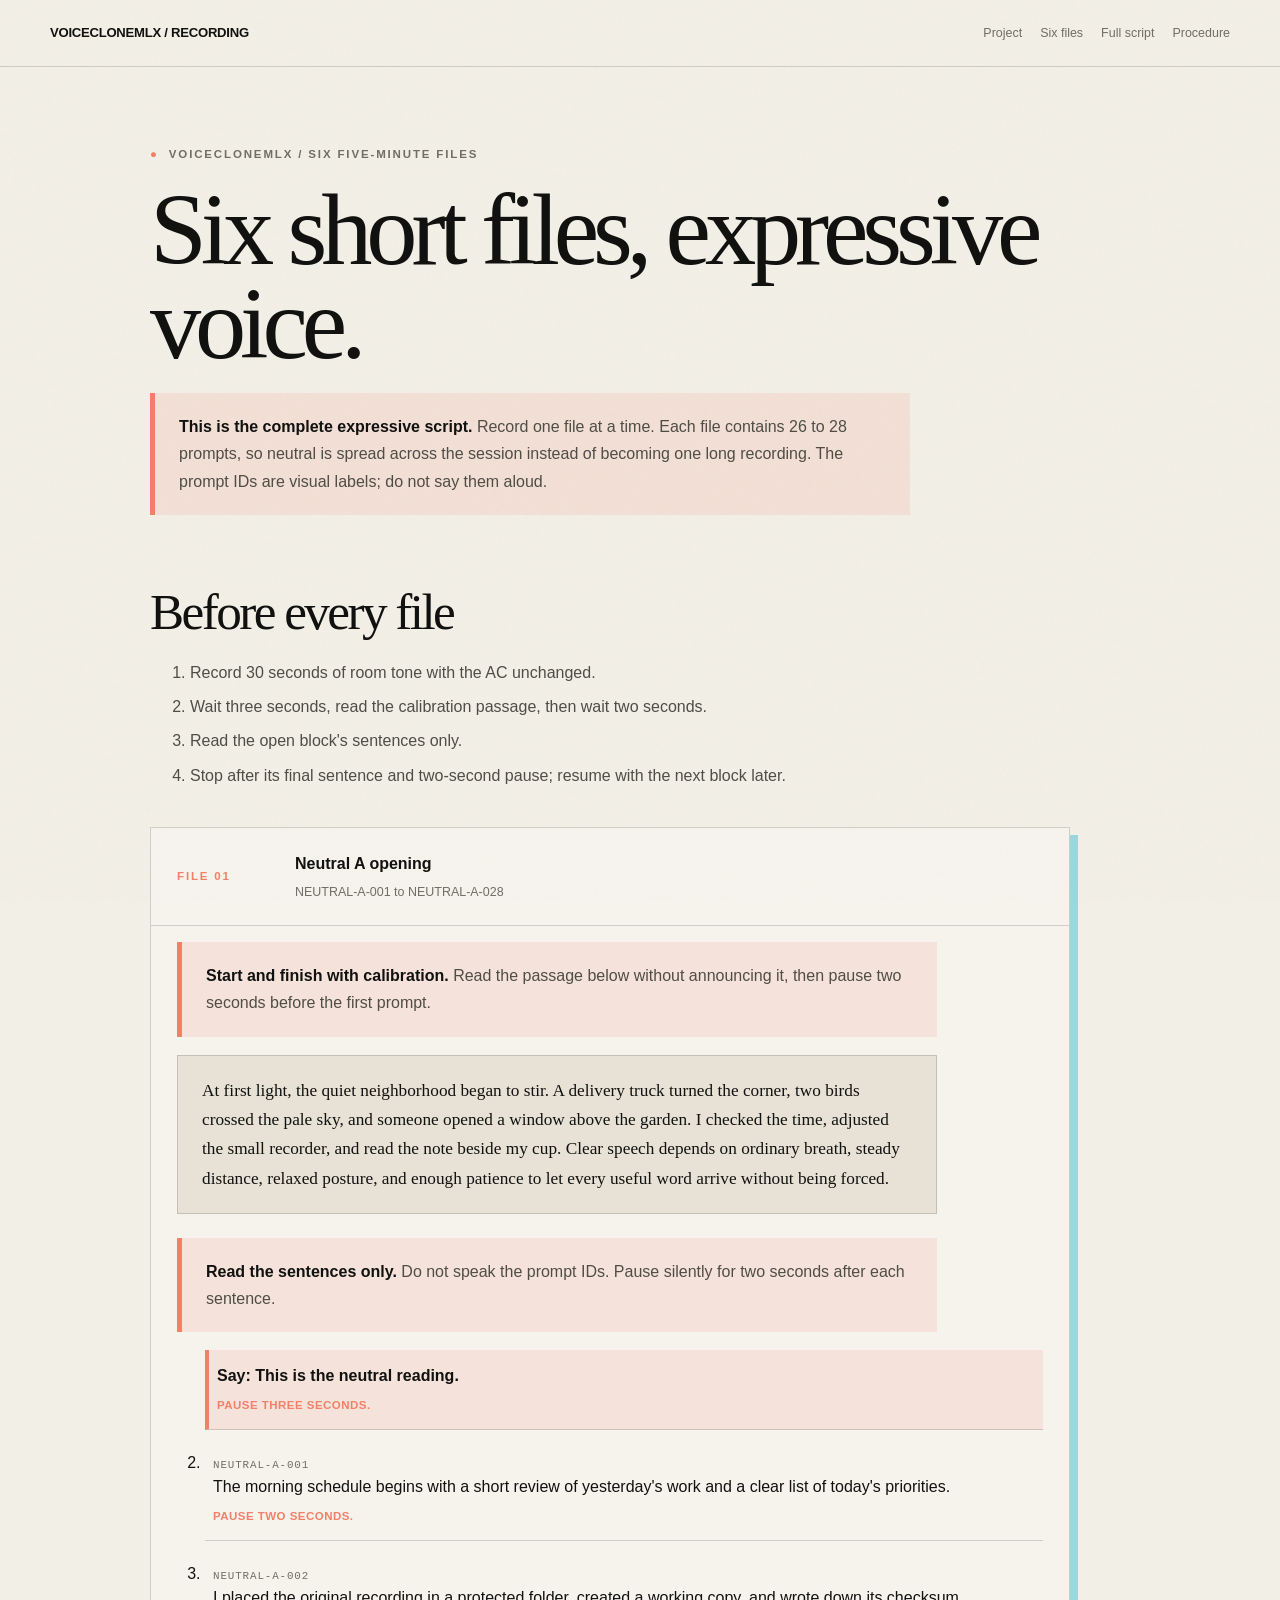
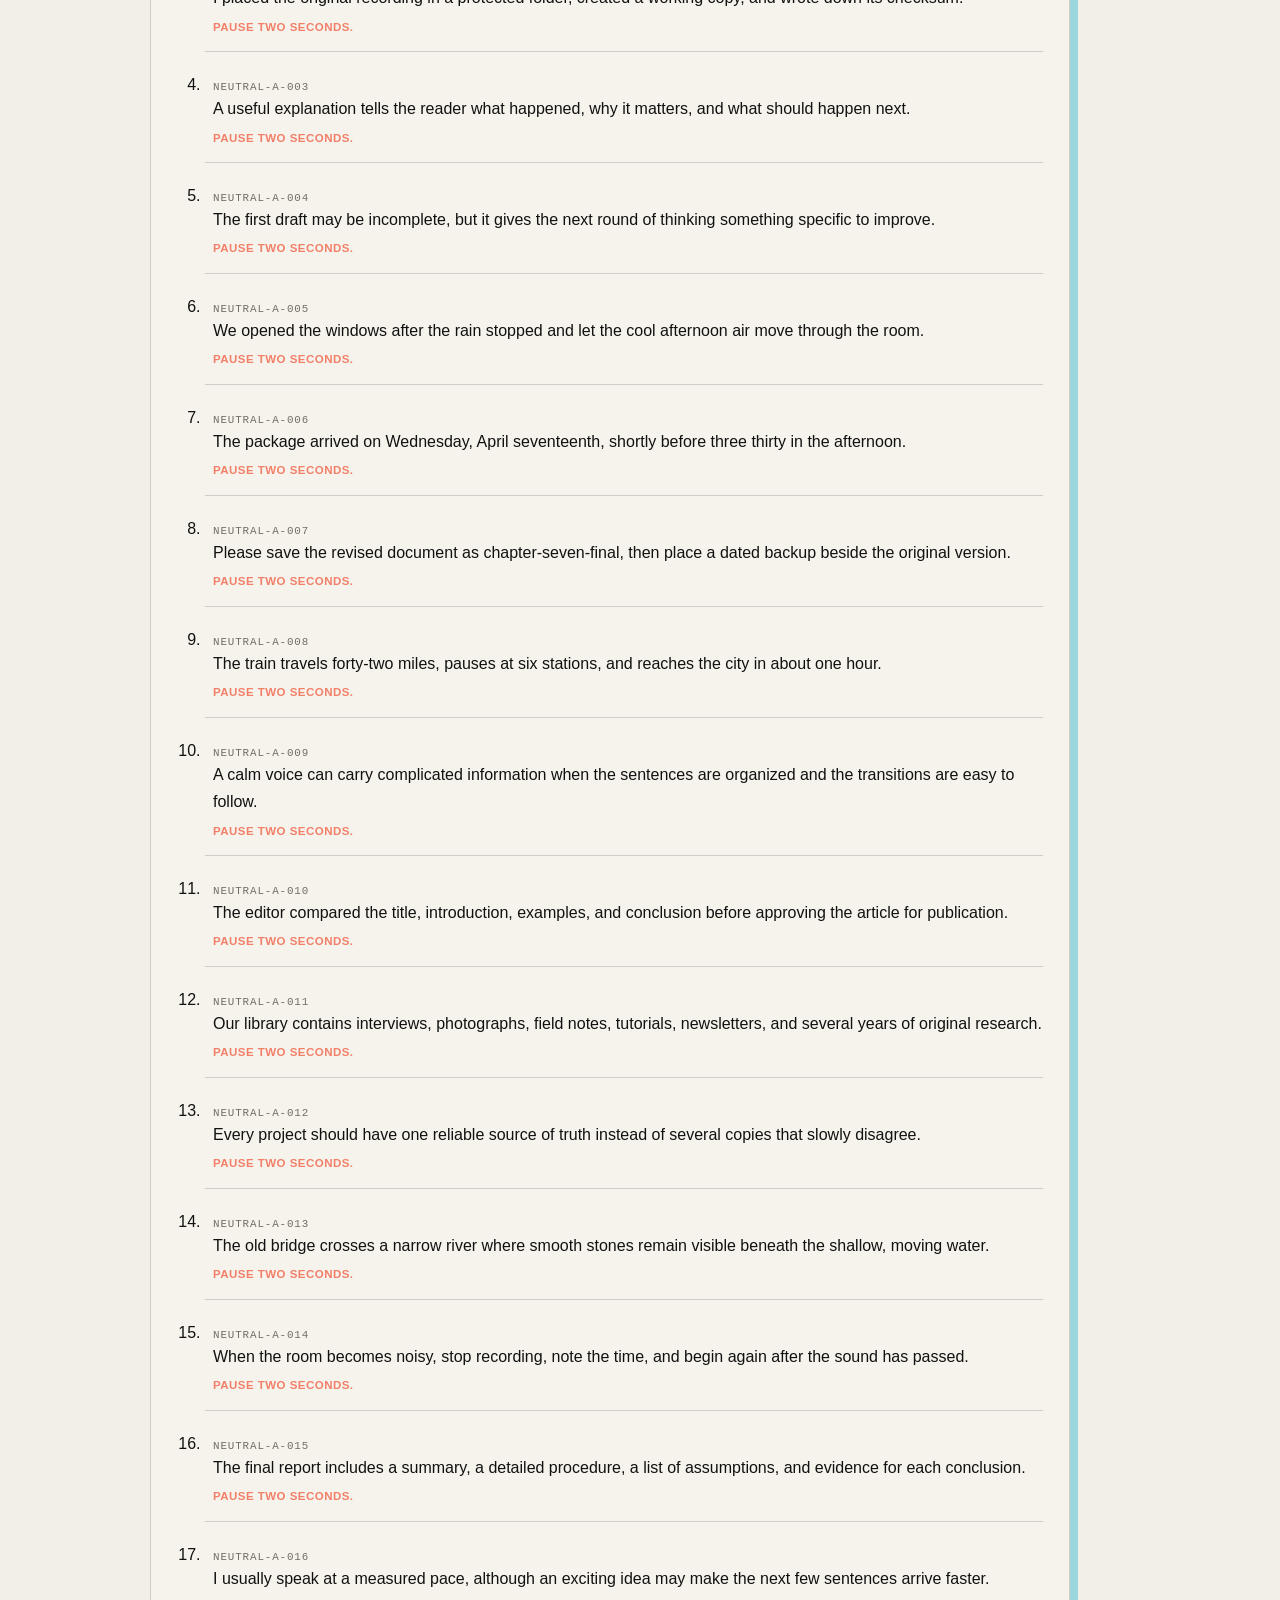
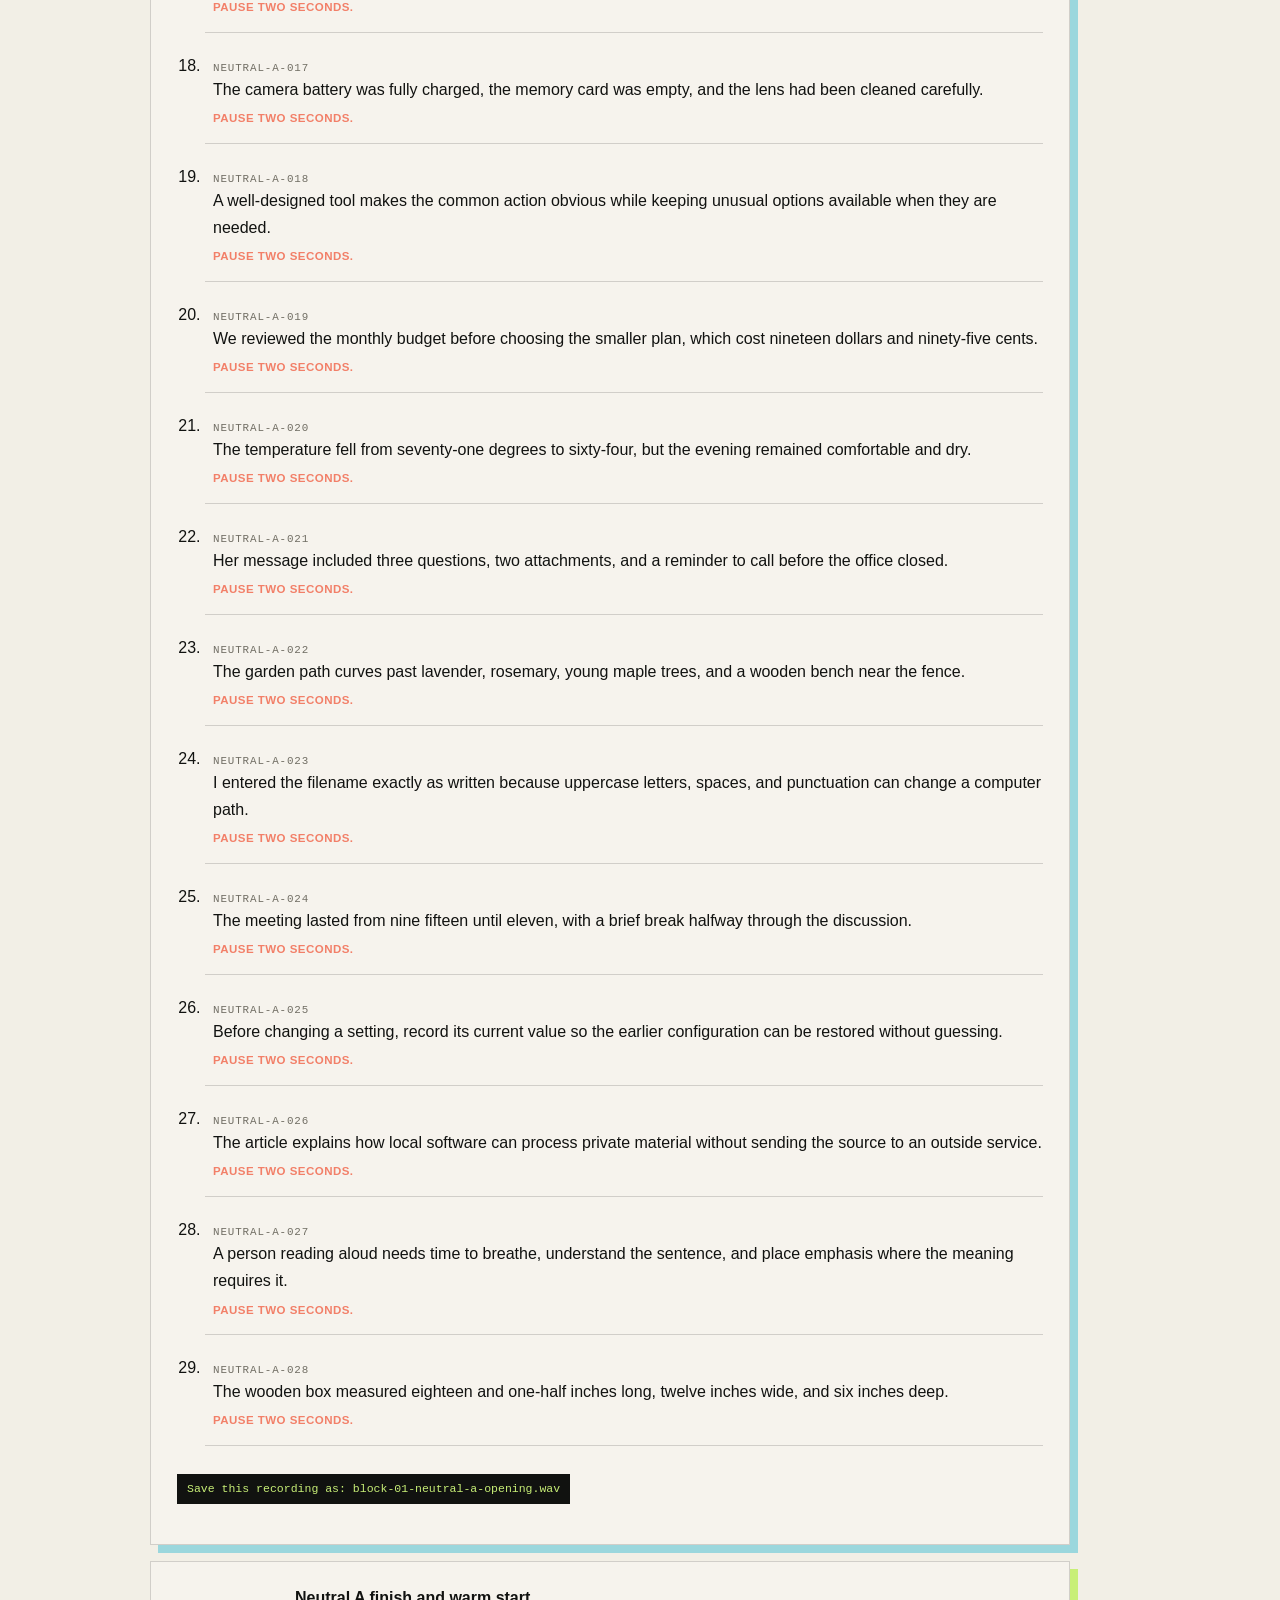
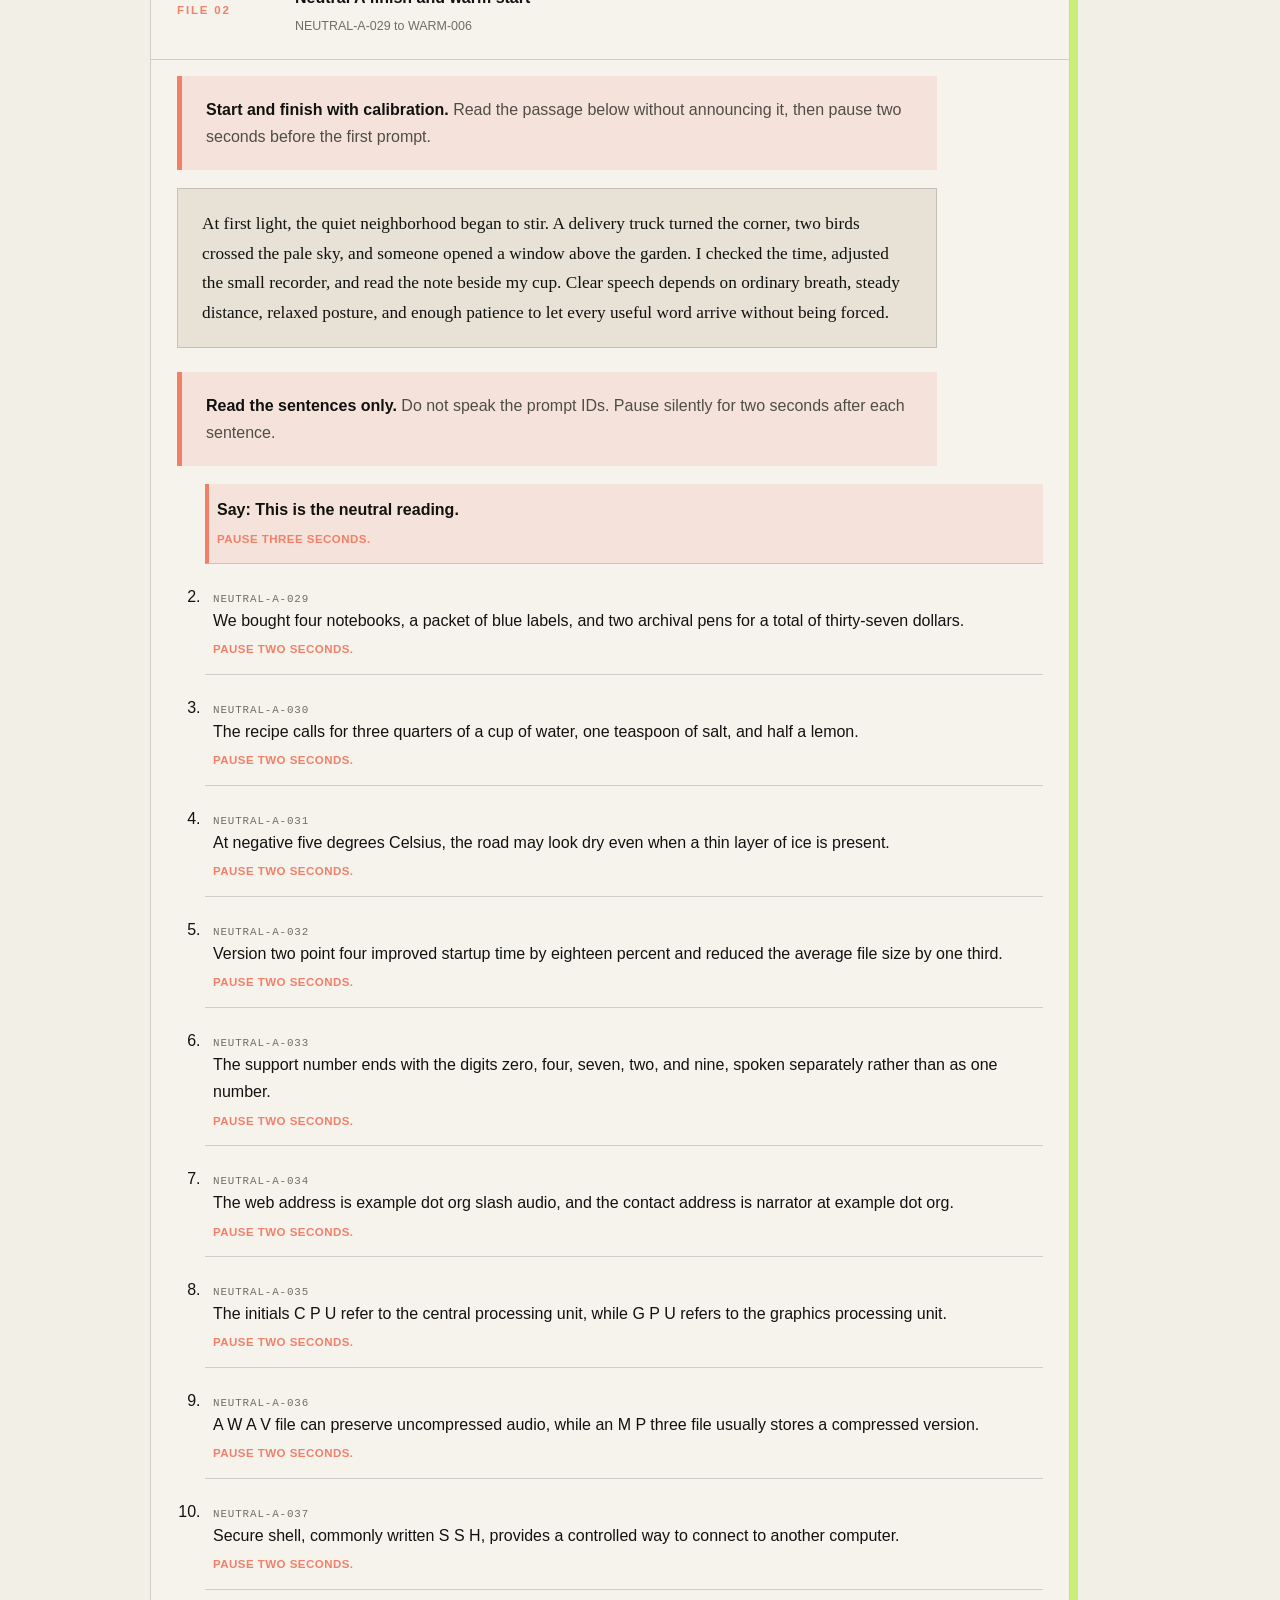
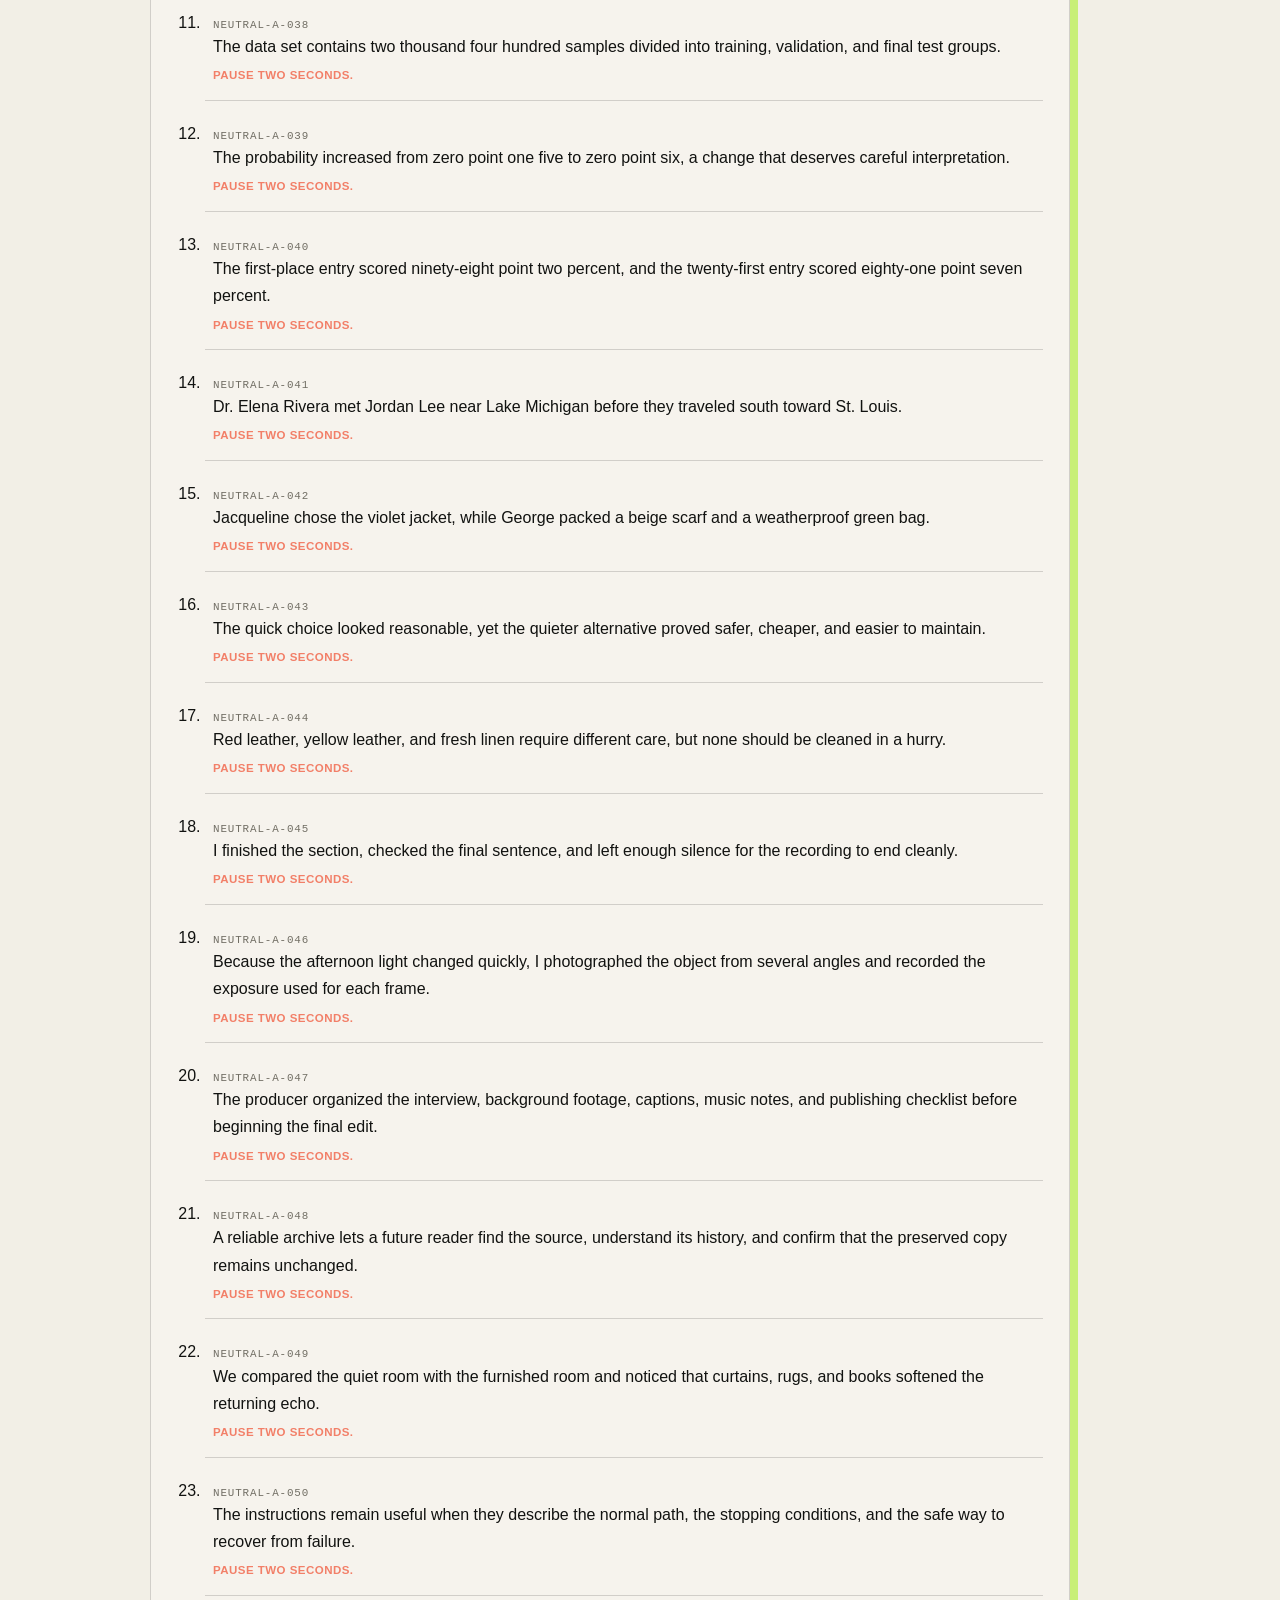
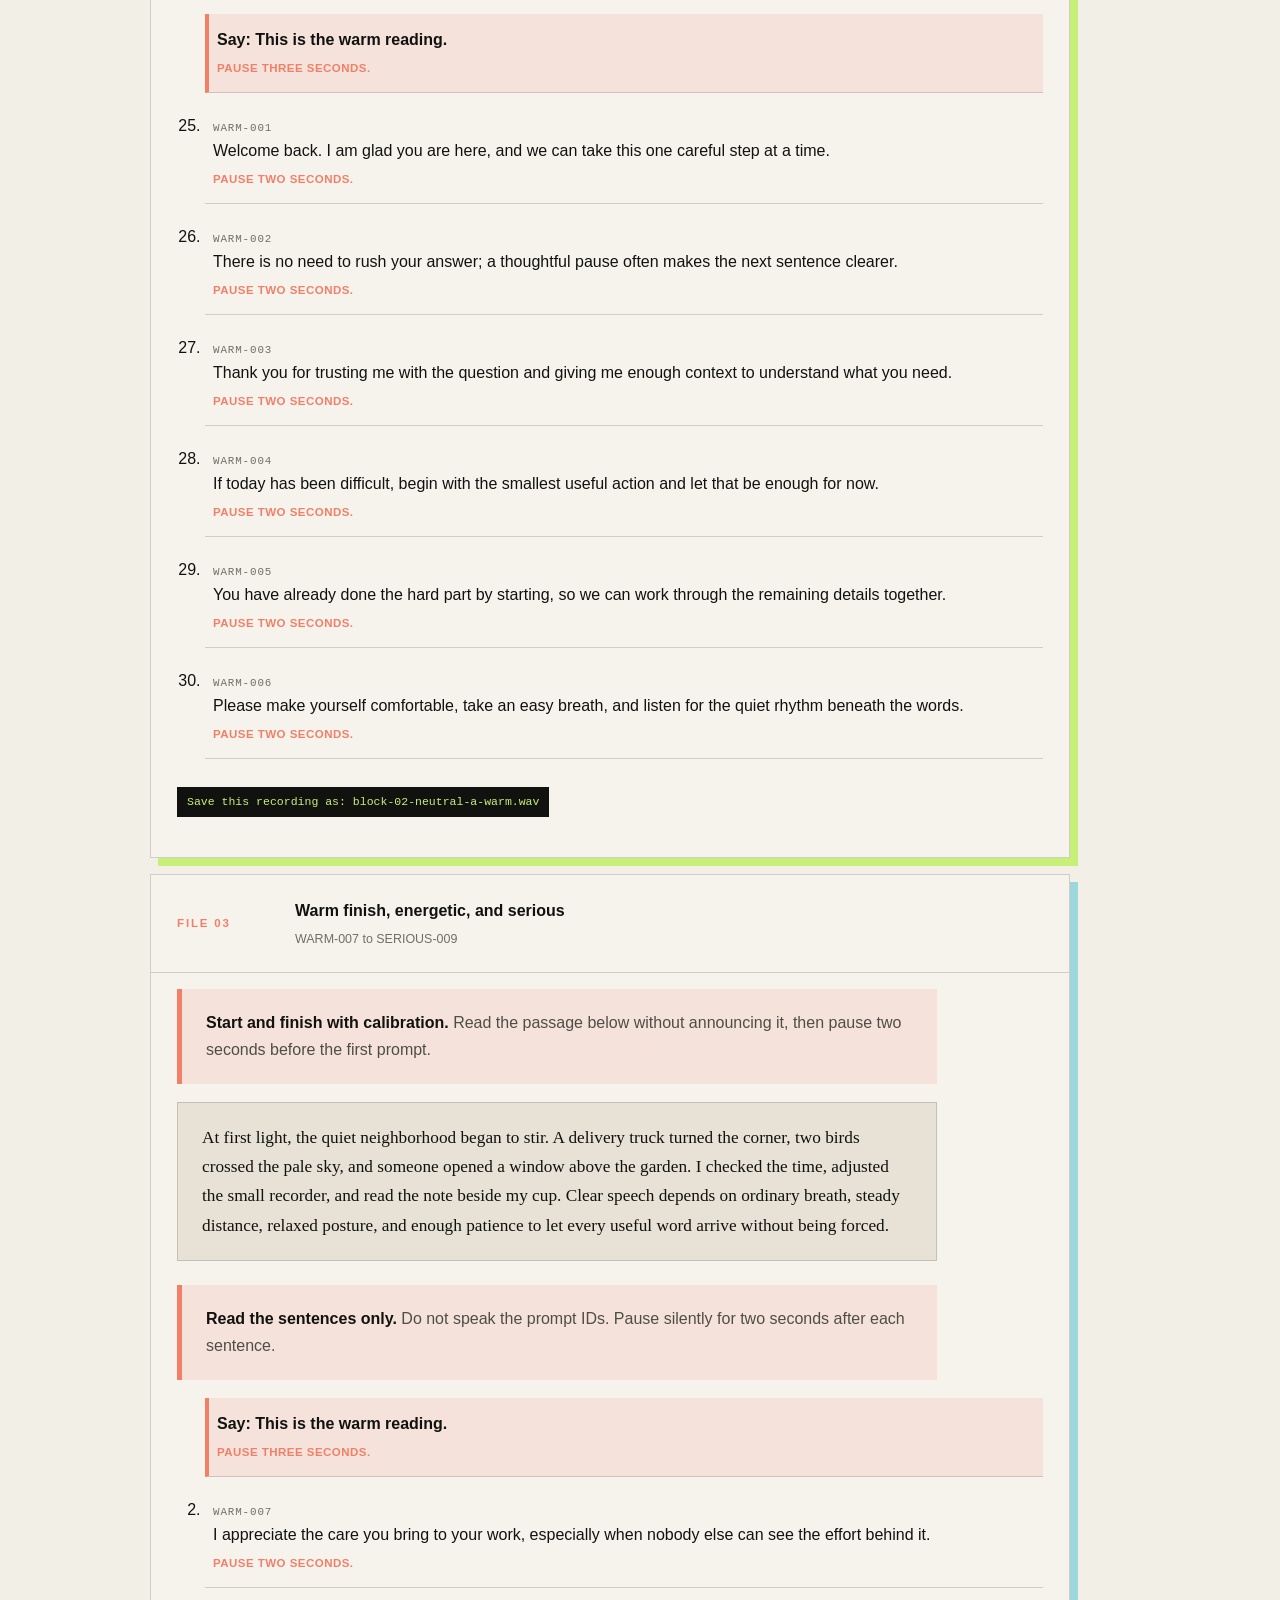
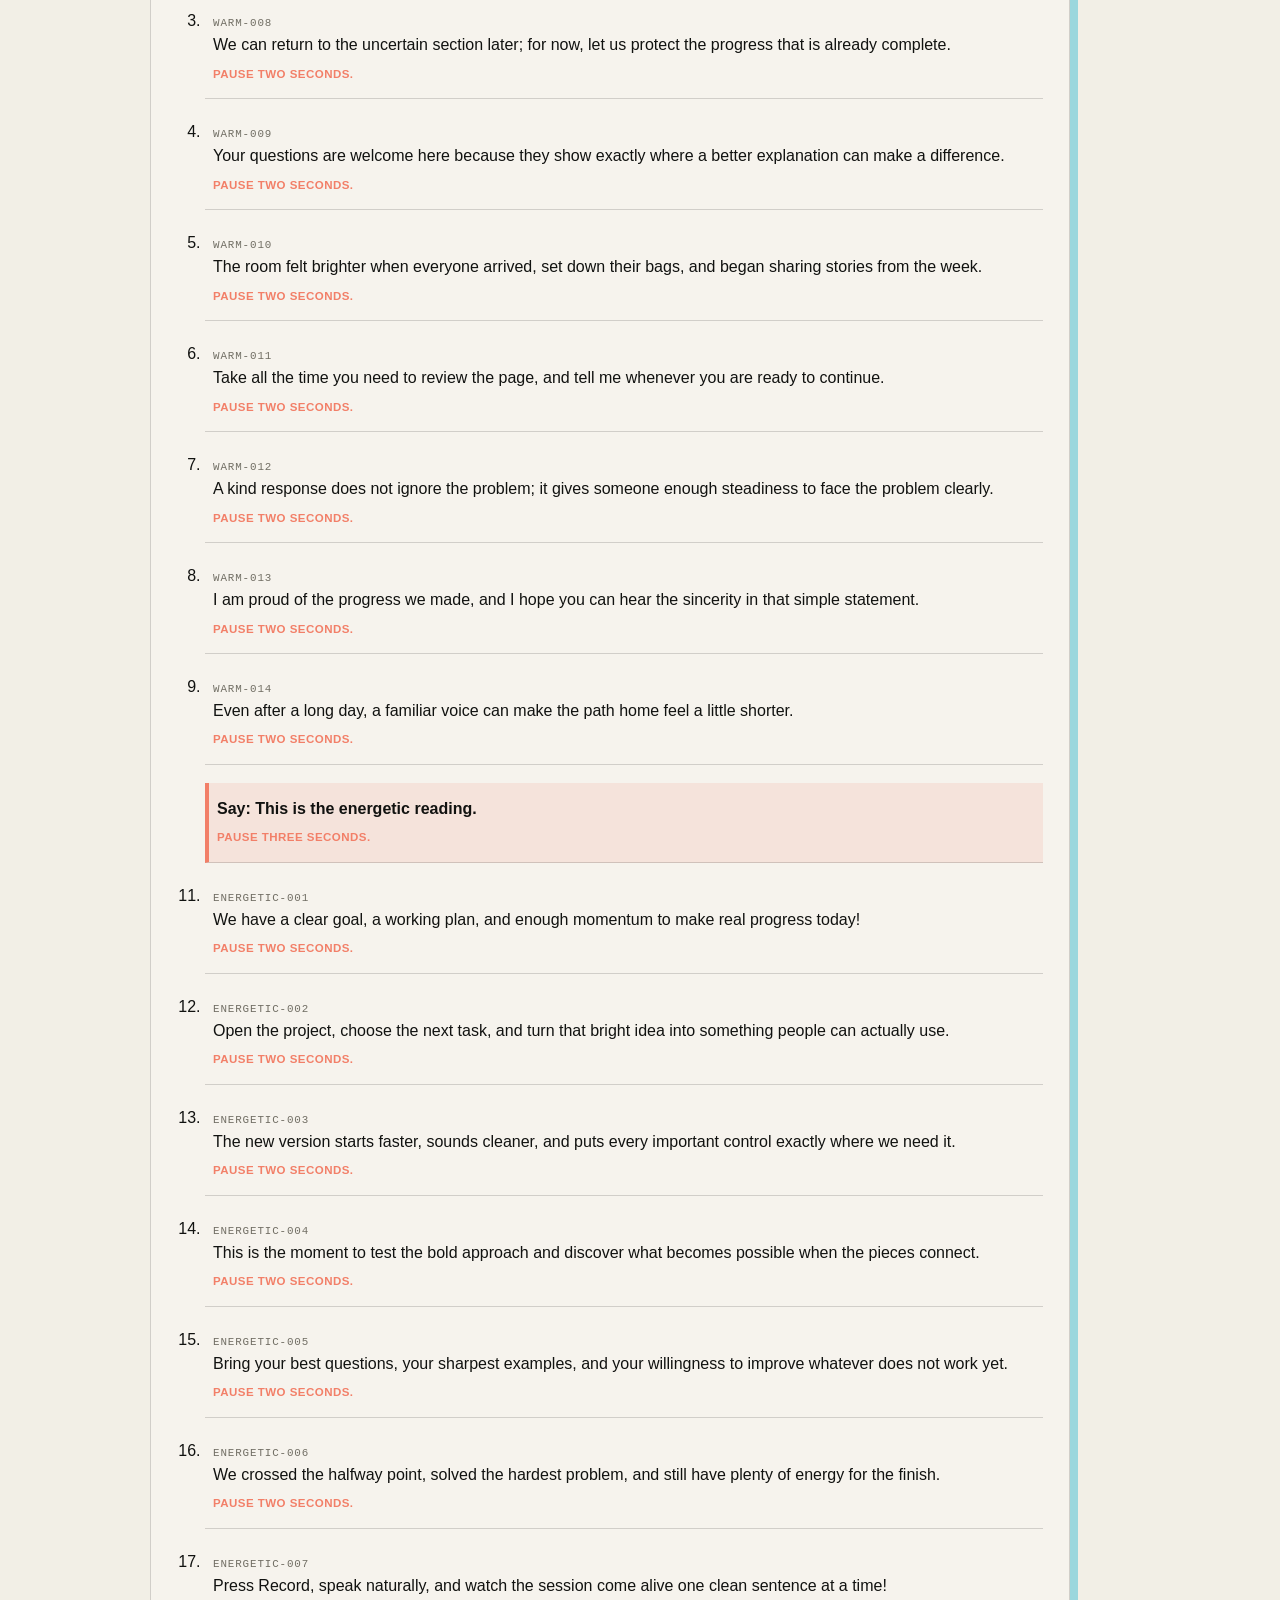
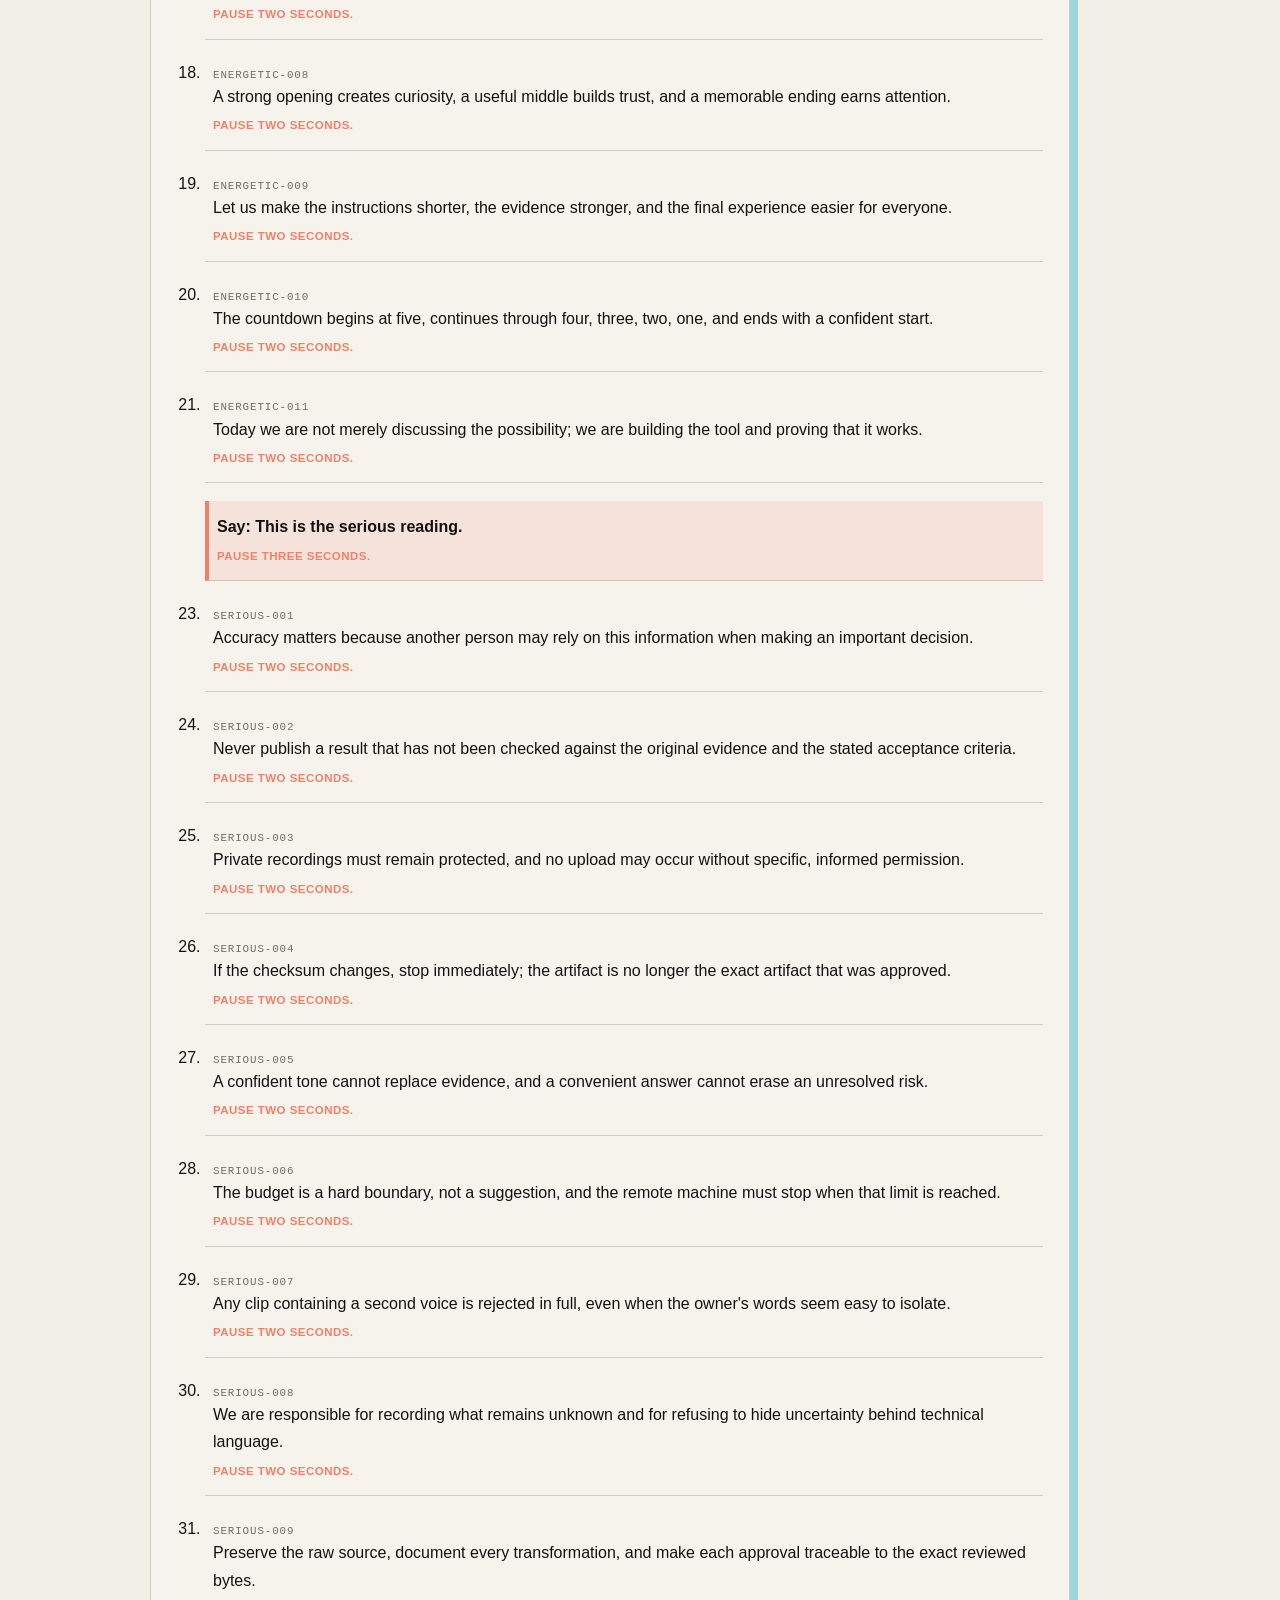
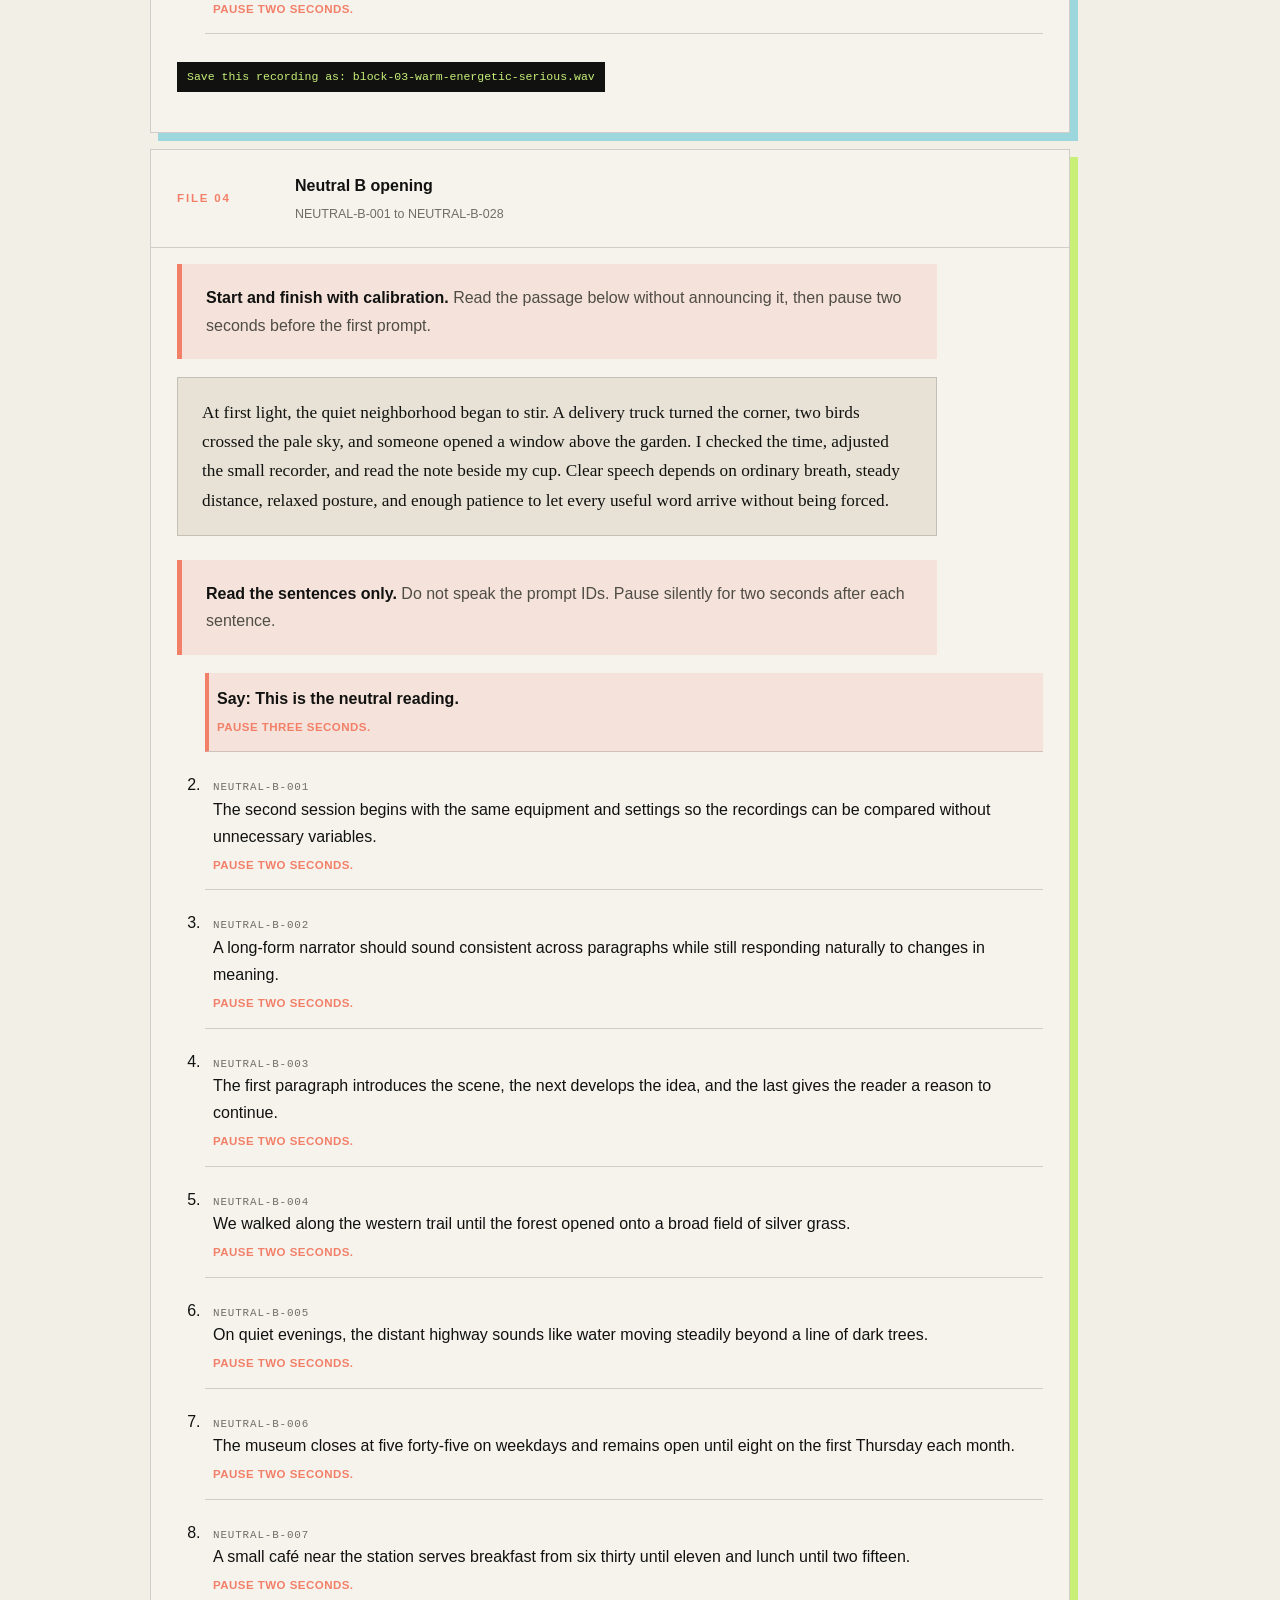
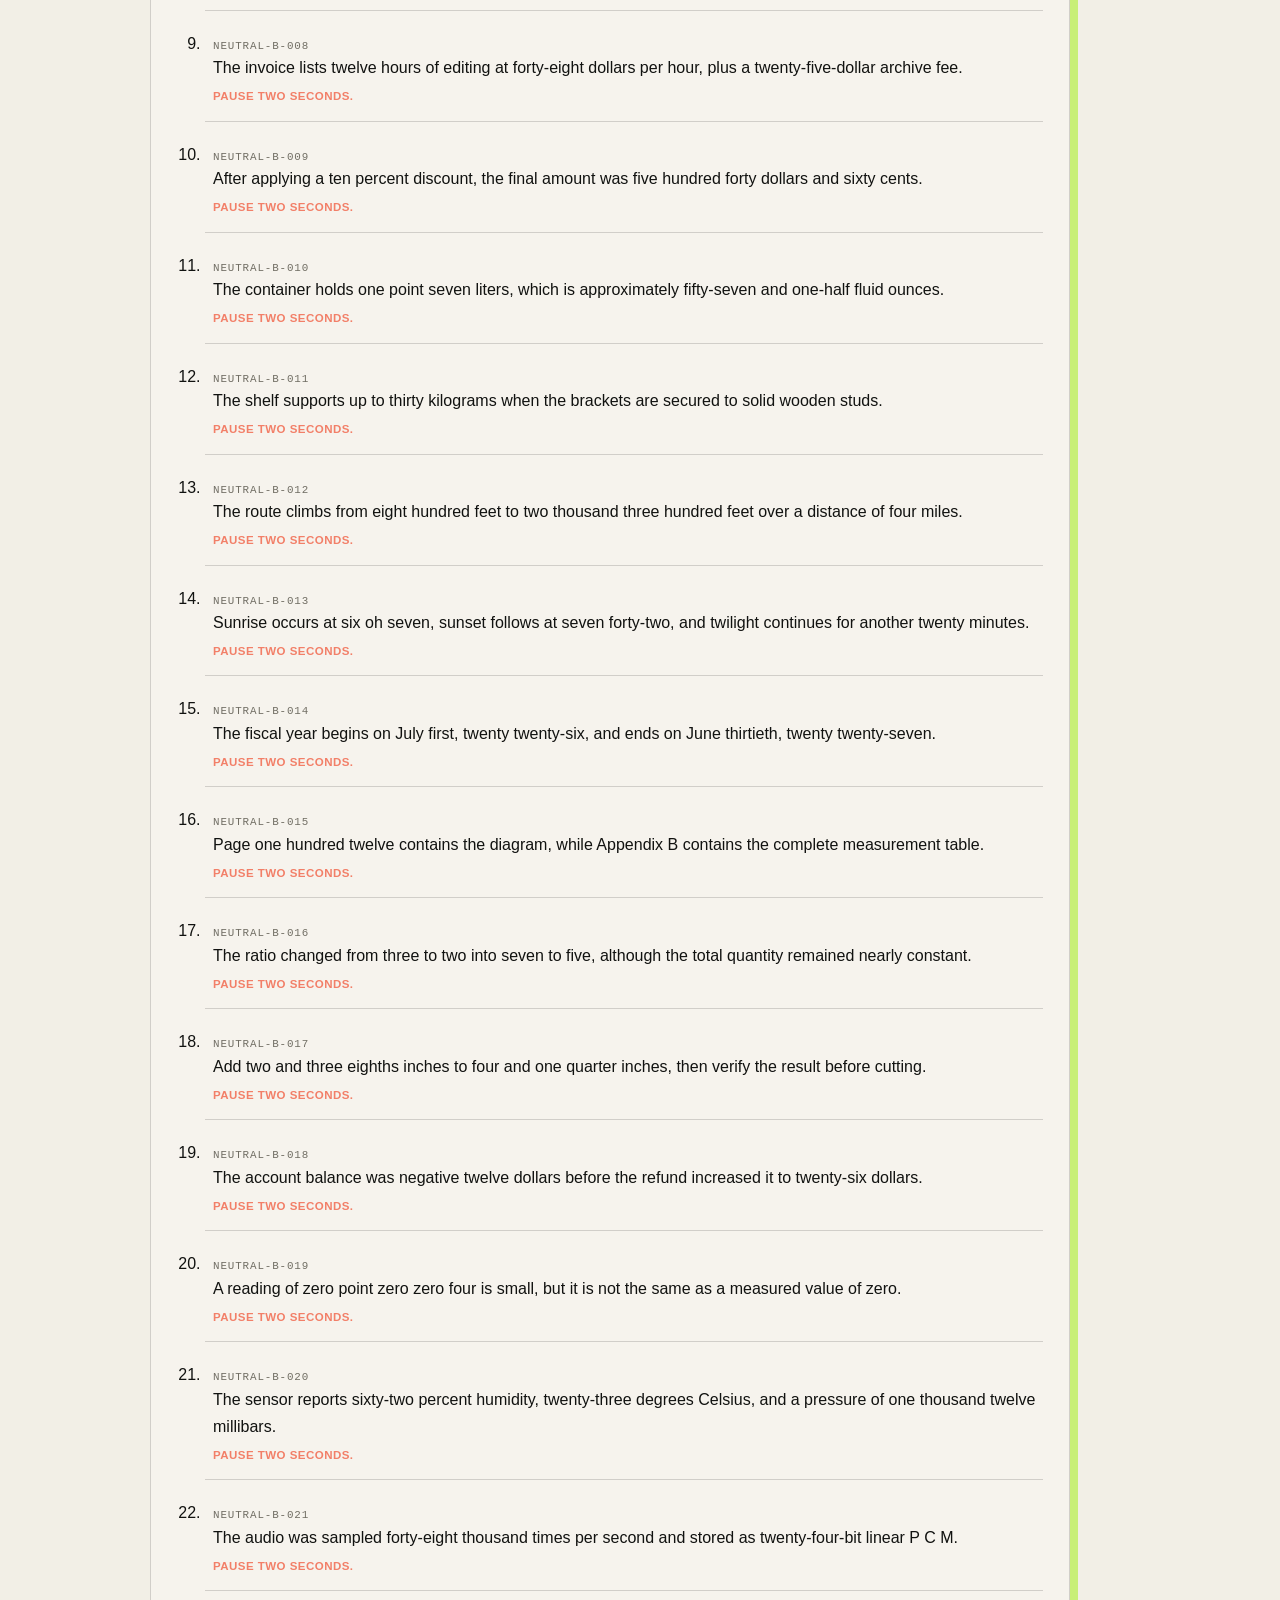
<file: docs/six-block-script.html>
<!doctype html>
<html lang="en">
<head>
  <meta charset="utf-8"><meta name="viewport" content="width=device-width, initial-scale=1">
  <meta name="theme-color" content="#111210"><title>Six five-minute recording files - VoiceCloneMLX</title>
  <link rel="stylesheet" href="document.css">
</head>
<body>
  <header class="site-header"><div class="site-nav">
    <a class="wordmark" href="index.html">VOICECLONEMLX / RECORDING</a>
    <nav aria-label="Document navigation"><a href="index.html">Project</a><a href="six-block-script.html">Six files</a><a href="recording-script.html">Full script</a><a href="procedure.html">Procedure</a></nav>
  </div></header>
  <main class="doc-shell">
    <div class="doc-kicker">VoiceCloneMLX / six five-minute files</div>
    <h1>Six short files, expressive voice.</h1>
    <p class="block-note"><strong>This is the complete expressive script.</strong> Record one file at a time. Each file contains 26 to 28 prompts, so neutral is spread across the session instead of becoming one long recording. The prompt IDs are visual labels; do not say them aloud.</p>
    <h2>Before every file</h2>
    <ol><li>Record 30 seconds of room tone with the AC unchanged.</li><li>Wait three seconds, read the calibration passage, then wait two seconds.</li><li>Read the open block's sentences only.</li><li>Stop after its final sentence and two-second pause; resume with the next block later.</li></ol>
    <section class="script-stack" aria-label="Complete recording script">
      <section class="script-block">
        <div class="script-heading"><span class="block-number">File 01</span><span><strong>Neutral A opening</strong><small>NEUTRAL-A-001 to NEUTRAL-A-028</small></span></div>
        <div class="script-body"><p class="block-note"><strong>Start and finish with calibration.</strong> Read the passage below without announcing it, then pause two seconds before the first prompt.</p><p class="calibration">At first light, the quiet neighborhood began to stir. A delivery truck turned the corner, two birds crossed the pale sky, and someone opened a window above the garden. I checked the time, adjusted the small recorder, and read the note beside my cup. Clear speech depends on ordinary breath, steady distance, relaxed posture, and enough patience to let every useful word arrive without being forced.</p><p class="block-note"><strong>Read the sentences only.</strong> Do not speak the prompt IDs. Pause silently for two seconds after each sentence.</p><ol>
          <li class="style-marker"><strong>Say: This is the neutral reading.</strong><span class="pause">Pause three seconds.</span></li>
          <li><span class="prompt-id">NEUTRAL-A-001</span> The morning schedule begins with a short review of yesterday&#x27;s work and a clear list of today&#x27;s priorities.<span class="pause">Pause two seconds.</span></li>
          <li><span class="prompt-id">NEUTRAL-A-002</span> I placed the original recording in a protected folder, created a working copy, and wrote down its checksum.<span class="pause">Pause two seconds.</span></li>
          <li><span class="prompt-id">NEUTRAL-A-003</span> A useful explanation tells the reader what happened, why it matters, and what should happen next.<span class="pause">Pause two seconds.</span></li>
          <li><span class="prompt-id">NEUTRAL-A-004</span> The first draft may be incomplete, but it gives the next round of thinking something specific to improve.<span class="pause">Pause two seconds.</span></li>
          <li><span class="prompt-id">NEUTRAL-A-005</span> We opened the windows after the rain stopped and let the cool afternoon air move through the room.<span class="pause">Pause two seconds.</span></li>
          <li><span class="prompt-id">NEUTRAL-A-006</span> The package arrived on Wednesday, April seventeenth, shortly before three thirty in the afternoon.<span class="pause">Pause two seconds.</span></li>
          <li><span class="prompt-id">NEUTRAL-A-007</span> Please save the revised document as chapter-seven-final, then place a dated backup beside the original version.<span class="pause">Pause two seconds.</span></li>
          <li><span class="prompt-id">NEUTRAL-A-008</span> The train travels forty-two miles, pauses at six stations, and reaches the city in about one hour.<span class="pause">Pause two seconds.</span></li>
          <li><span class="prompt-id">NEUTRAL-A-009</span> A calm voice can carry complicated information when the sentences are organized and the transitions are easy to follow.<span class="pause">Pause two seconds.</span></li>
          <li><span class="prompt-id">NEUTRAL-A-010</span> The editor compared the title, introduction, examples, and conclusion before approving the article for publication.<span class="pause">Pause two seconds.</span></li>
          <li><span class="prompt-id">NEUTRAL-A-011</span> Our library contains interviews, photographs, field notes, tutorials, newsletters, and several years of original research.<span class="pause">Pause two seconds.</span></li>
          <li><span class="prompt-id">NEUTRAL-A-012</span> Every project should have one reliable source of truth instead of several copies that slowly disagree.<span class="pause">Pause two seconds.</span></li>
          <li><span class="prompt-id">NEUTRAL-A-013</span> The old bridge crosses a narrow river where smooth stones remain visible beneath the shallow, moving water.<span class="pause">Pause two seconds.</span></li>
          <li><span class="prompt-id">NEUTRAL-A-014</span> When the room becomes noisy, stop recording, note the time, and begin again after the sound has passed.<span class="pause">Pause two seconds.</span></li>
          <li><span class="prompt-id">NEUTRAL-A-015</span> The final report includes a summary, a detailed procedure, a list of assumptions, and evidence for each conclusion.<span class="pause">Pause two seconds.</span></li>
          <li><span class="prompt-id">NEUTRAL-A-016</span> I usually speak at a measured pace, although an exciting idea may make the next few sentences arrive faster.<span class="pause">Pause two seconds.</span></li>
          <li><span class="prompt-id">NEUTRAL-A-017</span> The camera battery was fully charged, the memory card was empty, and the lens had been cleaned carefully.<span class="pause">Pause two seconds.</span></li>
          <li><span class="prompt-id">NEUTRAL-A-018</span> A well-designed tool makes the common action obvious while keeping unusual options available when they are needed.<span class="pause">Pause two seconds.</span></li>
          <li><span class="prompt-id">NEUTRAL-A-019</span> We reviewed the monthly budget before choosing the smaller plan, which cost nineteen dollars and ninety-five cents.<span class="pause">Pause two seconds.</span></li>
          <li><span class="prompt-id">NEUTRAL-A-020</span> The temperature fell from seventy-one degrees to sixty-four, but the evening remained comfortable and dry.<span class="pause">Pause two seconds.</span></li>
          <li><span class="prompt-id">NEUTRAL-A-021</span> Her message included three questions, two attachments, and a reminder to call before the office closed.<span class="pause">Pause two seconds.</span></li>
          <li><span class="prompt-id">NEUTRAL-A-022</span> The garden path curves past lavender, rosemary, young maple trees, and a wooden bench near the fence.<span class="pause">Pause two seconds.</span></li>
          <li><span class="prompt-id">NEUTRAL-A-023</span> I entered the filename exactly as written because uppercase letters, spaces, and punctuation can change a computer path.<span class="pause">Pause two seconds.</span></li>
          <li><span class="prompt-id">NEUTRAL-A-024</span> The meeting lasted from nine fifteen until eleven, with a brief break halfway through the discussion.<span class="pause">Pause two seconds.</span></li>
          <li><span class="prompt-id">NEUTRAL-A-025</span> Before changing a setting, record its current value so the earlier configuration can be restored without guessing.<span class="pause">Pause two seconds.</span></li>
          <li><span class="prompt-id">NEUTRAL-A-026</span> The article explains how local software can process private material without sending the source to an outside service.<span class="pause">Pause two seconds.</span></li>
          <li><span class="prompt-id">NEUTRAL-A-027</span> A person reading aloud needs time to breathe, understand the sentence, and place emphasis where the meaning requires it.<span class="pause">Pause two seconds.</span></li>
          <li><span class="prompt-id">NEUTRAL-A-028</span> The wooden box measured eighteen and one-half inches long, twelve inches wide, and six inches deep.<span class="pause">Pause two seconds.</span></li>
        </ol><p class="block-file">Save this recording as: block-01-neutral-a-opening.wav</p></div>
      </section>
      <section class="script-block">
        <div class="script-heading"><span class="block-number">File 02</span><span><strong>Neutral A finish and warm start</strong><small>NEUTRAL-A-029 to WARM-006</small></span></div>
        <div class="script-body"><p class="block-note"><strong>Start and finish with calibration.</strong> Read the passage below without announcing it, then pause two seconds before the first prompt.</p><p class="calibration">At first light, the quiet neighborhood began to stir. A delivery truck turned the corner, two birds crossed the pale sky, and someone opened a window above the garden. I checked the time, adjusted the small recorder, and read the note beside my cup. Clear speech depends on ordinary breath, steady distance, relaxed posture, and enough patience to let every useful word arrive without being forced.</p><p class="block-note"><strong>Read the sentences only.</strong> Do not speak the prompt IDs. Pause silently for two seconds after each sentence.</p><ol>
          <li class="style-marker"><strong>Say: This is the neutral reading.</strong><span class="pause">Pause three seconds.</span></li>
          <li><span class="prompt-id">NEUTRAL-A-029</span> We bought four notebooks, a packet of blue labels, and two archival pens for a total of thirty-seven dollars.<span class="pause">Pause two seconds.</span></li>
          <li><span class="prompt-id">NEUTRAL-A-030</span> The recipe calls for three quarters of a cup of water, one teaspoon of salt, and half a lemon.<span class="pause">Pause two seconds.</span></li>
          <li><span class="prompt-id">NEUTRAL-A-031</span> At negative five degrees Celsius, the road may look dry even when a thin layer of ice is present.<span class="pause">Pause two seconds.</span></li>
          <li><span class="prompt-id">NEUTRAL-A-032</span> Version two point four improved startup time by eighteen percent and reduced the average file size by one third.<span class="pause">Pause two seconds.</span></li>
          <li><span class="prompt-id">NEUTRAL-A-033</span> The support number ends with the digits zero, four, seven, two, and nine, spoken separately rather than as one number.<span class="pause">Pause two seconds.</span></li>
          <li><span class="prompt-id">NEUTRAL-A-034</span> The web address is example dot org slash audio, and the contact address is narrator at example dot org.<span class="pause">Pause two seconds.</span></li>
          <li><span class="prompt-id">NEUTRAL-A-035</span> The initials C P U refer to the central processing unit, while G P U refers to the graphics processing unit.<span class="pause">Pause two seconds.</span></li>
          <li><span class="prompt-id">NEUTRAL-A-036</span> A W A V file can preserve uncompressed audio, while an M P three file usually stores a compressed version.<span class="pause">Pause two seconds.</span></li>
          <li><span class="prompt-id">NEUTRAL-A-037</span> Secure shell, commonly written S S H, provides a controlled way to connect to another computer.<span class="pause">Pause two seconds.</span></li>
          <li><span class="prompt-id">NEUTRAL-A-038</span> The data set contains two thousand four hundred samples divided into training, validation, and final test groups.<span class="pause">Pause two seconds.</span></li>
          <li><span class="prompt-id">NEUTRAL-A-039</span> The probability increased from zero point one five to zero point six, a change that deserves careful interpretation.<span class="pause">Pause two seconds.</span></li>
          <li><span class="prompt-id">NEUTRAL-A-040</span> The first-place entry scored ninety-eight point two percent, and the twenty-first entry scored eighty-one point seven percent.<span class="pause">Pause two seconds.</span></li>
          <li><span class="prompt-id">NEUTRAL-A-041</span> Dr. Elena Rivera met Jordan Lee near Lake Michigan before they traveled south toward St. Louis.<span class="pause">Pause two seconds.</span></li>
          <li><span class="prompt-id">NEUTRAL-A-042</span> Jacqueline chose the violet jacket, while George packed a beige scarf and a weatherproof green bag.<span class="pause">Pause two seconds.</span></li>
          <li><span class="prompt-id">NEUTRAL-A-043</span> The quick choice looked reasonable, yet the quieter alternative proved safer, cheaper, and easier to maintain.<span class="pause">Pause two seconds.</span></li>
          <li><span class="prompt-id">NEUTRAL-A-044</span> Red leather, yellow leather, and fresh linen require different care, but none should be cleaned in a hurry.<span class="pause">Pause two seconds.</span></li>
          <li><span class="prompt-id">NEUTRAL-A-045</span> I finished the section, checked the final sentence, and left enough silence for the recording to end cleanly.<span class="pause">Pause two seconds.</span></li>
          <li><span class="prompt-id">NEUTRAL-A-046</span> Because the afternoon light changed quickly, I photographed the object from several angles and recorded the exposure used for each frame.<span class="pause">Pause two seconds.</span></li>
          <li><span class="prompt-id">NEUTRAL-A-047</span> The producer organized the interview, background footage, captions, music notes, and publishing checklist before beginning the final edit.<span class="pause">Pause two seconds.</span></li>
          <li><span class="prompt-id">NEUTRAL-A-048</span> A reliable archive lets a future reader find the source, understand its history, and confirm that the preserved copy remains unchanged.<span class="pause">Pause two seconds.</span></li>
          <li><span class="prompt-id">NEUTRAL-A-049</span> We compared the quiet room with the furnished room and noticed that curtains, rugs, and books softened the returning echo.<span class="pause">Pause two seconds.</span></li>
          <li><span class="prompt-id">NEUTRAL-A-050</span> The instructions remain useful when they describe the normal path, the stopping conditions, and the safe way to recover from failure.<span class="pause">Pause two seconds.</span></li>
          <li class="style-marker"><strong>Say: This is the warm reading.</strong><span class="pause">Pause three seconds.</span></li>
          <li><span class="prompt-id">WARM-001</span> Welcome back. I am glad you are here, and we can take this one careful step at a time.<span class="pause">Pause two seconds.</span></li>
          <li><span class="prompt-id">WARM-002</span> There is no need to rush your answer; a thoughtful pause often makes the next sentence clearer.<span class="pause">Pause two seconds.</span></li>
          <li><span class="prompt-id">WARM-003</span> Thank you for trusting me with the question and giving me enough context to understand what you need.<span class="pause">Pause two seconds.</span></li>
          <li><span class="prompt-id">WARM-004</span> If today has been difficult, begin with the smallest useful action and let that be enough for now.<span class="pause">Pause two seconds.</span></li>
          <li><span class="prompt-id">WARM-005</span> You have already done the hard part by starting, so we can work through the remaining details together.<span class="pause">Pause two seconds.</span></li>
          <li><span class="prompt-id">WARM-006</span> Please make yourself comfortable, take an easy breath, and listen for the quiet rhythm beneath the words.<span class="pause">Pause two seconds.</span></li>
        </ol><p class="block-file">Save this recording as: block-02-neutral-a-warm.wav</p></div>
      </section>
      <section class="script-block">
        <div class="script-heading"><span class="block-number">File 03</span><span><strong>Warm finish, energetic, and serious</strong><small>WARM-007 to SERIOUS-009</small></span></div>
        <div class="script-body"><p class="block-note"><strong>Start and finish with calibration.</strong> Read the passage below without announcing it, then pause two seconds before the first prompt.</p><p class="calibration">At first light, the quiet neighborhood began to stir. A delivery truck turned the corner, two birds crossed the pale sky, and someone opened a window above the garden. I checked the time, adjusted the small recorder, and read the note beside my cup. Clear speech depends on ordinary breath, steady distance, relaxed posture, and enough patience to let every useful word arrive without being forced.</p><p class="block-note"><strong>Read the sentences only.</strong> Do not speak the prompt IDs. Pause silently for two seconds after each sentence.</p><ol>
          <li class="style-marker"><strong>Say: This is the warm reading.</strong><span class="pause">Pause three seconds.</span></li>
          <li><span class="prompt-id">WARM-007</span> I appreciate the care you bring to your work, especially when nobody else can see the effort behind it.<span class="pause">Pause two seconds.</span></li>
          <li><span class="prompt-id">WARM-008</span> We can return to the uncertain section later; for now, let us protect the progress that is already complete.<span class="pause">Pause two seconds.</span></li>
          <li><span class="prompt-id">WARM-009</span> Your questions are welcome here because they show exactly where a better explanation can make a difference.<span class="pause">Pause two seconds.</span></li>
          <li><span class="prompt-id">WARM-010</span> The room felt brighter when everyone arrived, set down their bags, and began sharing stories from the week.<span class="pause">Pause two seconds.</span></li>
          <li><span class="prompt-id">WARM-011</span> Take all the time you need to review the page, and tell me whenever you are ready to continue.<span class="pause">Pause two seconds.</span></li>
          <li><span class="prompt-id">WARM-012</span> A kind response does not ignore the problem; it gives someone enough steadiness to face the problem clearly.<span class="pause">Pause two seconds.</span></li>
          <li><span class="prompt-id">WARM-013</span> I am proud of the progress we made, and I hope you can hear the sincerity in that simple statement.<span class="pause">Pause two seconds.</span></li>
          <li><span class="prompt-id">WARM-014</span> Even after a long day, a familiar voice can make the path home feel a little shorter.<span class="pause">Pause two seconds.</span></li>
          <li class="style-marker"><strong>Say: This is the energetic reading.</strong><span class="pause">Pause three seconds.</span></li>
          <li><span class="prompt-id">ENERGETIC-001</span> We have a clear goal, a working plan, and enough momentum to make real progress today!<span class="pause">Pause two seconds.</span></li>
          <li><span class="prompt-id">ENERGETIC-002</span> Open the project, choose the next task, and turn that bright idea into something people can actually use.<span class="pause">Pause two seconds.</span></li>
          <li><span class="prompt-id">ENERGETIC-003</span> The new version starts faster, sounds cleaner, and puts every important control exactly where we need it.<span class="pause">Pause two seconds.</span></li>
          <li><span class="prompt-id">ENERGETIC-004</span> This is the moment to test the bold approach and discover what becomes possible when the pieces connect.<span class="pause">Pause two seconds.</span></li>
          <li><span class="prompt-id">ENERGETIC-005</span> Bring your best questions, your sharpest examples, and your willingness to improve whatever does not work yet.<span class="pause">Pause two seconds.</span></li>
          <li><span class="prompt-id">ENERGETIC-006</span> We crossed the halfway point, solved the hardest problem, and still have plenty of energy for the finish.<span class="pause">Pause two seconds.</span></li>
          <li><span class="prompt-id">ENERGETIC-007</span> Press Record, speak naturally, and watch the session come alive one clean sentence at a time!<span class="pause">Pause two seconds.</span></li>
          <li><span class="prompt-id">ENERGETIC-008</span> A strong opening creates curiosity, a useful middle builds trust, and a memorable ending earns attention.<span class="pause">Pause two seconds.</span></li>
          <li><span class="prompt-id">ENERGETIC-009</span> Let us make the instructions shorter, the evidence stronger, and the final experience easier for everyone.<span class="pause">Pause two seconds.</span></li>
          <li><span class="prompt-id">ENERGETIC-010</span> The countdown begins at five, continues through four, three, two, one, and ends with a confident start.<span class="pause">Pause two seconds.</span></li>
          <li><span class="prompt-id">ENERGETIC-011</span> Today we are not merely discussing the possibility; we are building the tool and proving that it works.<span class="pause">Pause two seconds.</span></li>
          <li class="style-marker"><strong>Say: This is the serious reading.</strong><span class="pause">Pause three seconds.</span></li>
          <li><span class="prompt-id">SERIOUS-001</span> Accuracy matters because another person may rely on this information when making an important decision.<span class="pause">Pause two seconds.</span></li>
          <li><span class="prompt-id">SERIOUS-002</span> Never publish a result that has not been checked against the original evidence and the stated acceptance criteria.<span class="pause">Pause two seconds.</span></li>
          <li><span class="prompt-id">SERIOUS-003</span> Private recordings must remain protected, and no upload may occur without specific, informed permission.<span class="pause">Pause two seconds.</span></li>
          <li><span class="prompt-id">SERIOUS-004</span> If the checksum changes, stop immediately; the artifact is no longer the exact artifact that was approved.<span class="pause">Pause two seconds.</span></li>
          <li><span class="prompt-id">SERIOUS-005</span> A confident tone cannot replace evidence, and a convenient answer cannot erase an unresolved risk.<span class="pause">Pause two seconds.</span></li>
          <li><span class="prompt-id">SERIOUS-006</span> The budget is a hard boundary, not a suggestion, and the remote machine must stop when that limit is reached.<span class="pause">Pause two seconds.</span></li>
          <li><span class="prompt-id">SERIOUS-007</span> Any clip containing a second voice is rejected in full, even when the owner&#x27;s words seem easy to isolate.<span class="pause">Pause two seconds.</span></li>
          <li><span class="prompt-id">SERIOUS-008</span> We are responsible for recording what remains unknown and for refusing to hide uncertainty behind technical language.<span class="pause">Pause two seconds.</span></li>
          <li><span class="prompt-id">SERIOUS-009</span> Preserve the raw source, document every transformation, and make each approval traceable to the exact reviewed bytes.<span class="pause">Pause two seconds.</span></li>
        </ol><p class="block-file">Save this recording as: block-03-warm-energetic-serious.wav</p></div>
      </section>
      <section class="script-block">
        <div class="script-heading"><span class="block-number">File 04</span><span><strong>Neutral B opening</strong><small>NEUTRAL-B-001 to NEUTRAL-B-028</small></span></div>
        <div class="script-body"><p class="block-note"><strong>Start and finish with calibration.</strong> Read the passage below without announcing it, then pause two seconds before the first prompt.</p><p class="calibration">At first light, the quiet neighborhood began to stir. A delivery truck turned the corner, two birds crossed the pale sky, and someone opened a window above the garden. I checked the time, adjusted the small recorder, and read the note beside my cup. Clear speech depends on ordinary breath, steady distance, relaxed posture, and enough patience to let every useful word arrive without being forced.</p><p class="block-note"><strong>Read the sentences only.</strong> Do not speak the prompt IDs. Pause silently for two seconds after each sentence.</p><ol>
          <li class="style-marker"><strong>Say: This is the neutral reading.</strong><span class="pause">Pause three seconds.</span></li>
          <li><span class="prompt-id">NEUTRAL-B-001</span> The second session begins with the same equipment and settings so the recordings can be compared without unnecessary variables.<span class="pause">Pause two seconds.</span></li>
          <li><span class="prompt-id">NEUTRAL-B-002</span> A long-form narrator should sound consistent across paragraphs while still responding naturally to changes in meaning.<span class="pause">Pause two seconds.</span></li>
          <li><span class="prompt-id">NEUTRAL-B-003</span> The first paragraph introduces the scene, the next develops the idea, and the last gives the reader a reason to continue.<span class="pause">Pause two seconds.</span></li>
          <li><span class="prompt-id">NEUTRAL-B-004</span> We walked along the western trail until the forest opened onto a broad field of silver grass.<span class="pause">Pause two seconds.</span></li>
          <li><span class="prompt-id">NEUTRAL-B-005</span> On quiet evenings, the distant highway sounds like water moving steadily beyond a line of dark trees.<span class="pause">Pause two seconds.</span></li>
          <li><span class="prompt-id">NEUTRAL-B-006</span> The museum closes at five forty-five on weekdays and remains open until eight on the first Thursday each month.<span class="pause">Pause two seconds.</span></li>
          <li><span class="prompt-id">NEUTRAL-B-007</span> A small café near the station serves breakfast from six thirty until eleven and lunch until two fifteen.<span class="pause">Pause two seconds.</span></li>
          <li><span class="prompt-id">NEUTRAL-B-008</span> The invoice lists twelve hours of editing at forty-eight dollars per hour, plus a twenty-five-dollar archive fee.<span class="pause">Pause two seconds.</span></li>
          <li><span class="prompt-id">NEUTRAL-B-009</span> After applying a ten percent discount, the final amount was five hundred forty dollars and sixty cents.<span class="pause">Pause two seconds.</span></li>
          <li><span class="prompt-id">NEUTRAL-B-010</span> The container holds one point seven liters, which is approximately fifty-seven and one-half fluid ounces.<span class="pause">Pause two seconds.</span></li>
          <li><span class="prompt-id">NEUTRAL-B-011</span> The shelf supports up to thirty kilograms when the brackets are secured to solid wooden studs.<span class="pause">Pause two seconds.</span></li>
          <li><span class="prompt-id">NEUTRAL-B-012</span> The route climbs from eight hundred feet to two thousand three hundred feet over a distance of four miles.<span class="pause">Pause two seconds.</span></li>
          <li><span class="prompt-id">NEUTRAL-B-013</span> Sunrise occurs at six oh seven, sunset follows at seven forty-two, and twilight continues for another twenty minutes.<span class="pause">Pause two seconds.</span></li>
          <li><span class="prompt-id">NEUTRAL-B-014</span> The fiscal year begins on July first, twenty twenty-six, and ends on June thirtieth, twenty twenty-seven.<span class="pause">Pause two seconds.</span></li>
          <li><span class="prompt-id">NEUTRAL-B-015</span> Page one hundred twelve contains the diagram, while Appendix B contains the complete measurement table.<span class="pause">Pause two seconds.</span></li>
          <li><span class="prompt-id">NEUTRAL-B-016</span> The ratio changed from three to two into seven to five, although the total quantity remained nearly constant.<span class="pause">Pause two seconds.</span></li>
          <li><span class="prompt-id">NEUTRAL-B-017</span> Add two and three eighths inches to four and one quarter inches, then verify the result before cutting.<span class="pause">Pause two seconds.</span></li>
          <li><span class="prompt-id">NEUTRAL-B-018</span> The account balance was negative twelve dollars before the refund increased it to twenty-six dollars.<span class="pause">Pause two seconds.</span></li>
          <li><span class="prompt-id">NEUTRAL-B-019</span> A reading of zero point zero zero four is small, but it is not the same as a measured value of zero.<span class="pause">Pause two seconds.</span></li>
          <li><span class="prompt-id">NEUTRAL-B-020</span> The sensor reports sixty-two percent humidity, twenty-three degrees Celsius, and a pressure of one thousand twelve millibars.<span class="pause">Pause two seconds.</span></li>
          <li><span class="prompt-id">NEUTRAL-B-021</span> The audio was sampled forty-eight thousand times per second and stored as twenty-four-bit linear P C M.<span class="pause">Pause two seconds.</span></li>
          <li><span class="prompt-id">NEUTRAL-B-022</span> A checksum is a compact fingerprint used to detect whether the exact bytes of a file have changed.<span class="pause">Pause two seconds.</span></li>
          <li><span class="prompt-id">NEUTRAL-B-023</span> The application reads a J S O N manifest, validates each path, and refuses any file that escapes the approved directory.<span class="pause">Pause two seconds.</span></li>
          <li><span class="prompt-id">NEUTRAL-B-024</span> The command uses Python three point thirteen inside a virtual environment created specifically for this project.<span class="pause">Pause two seconds.</span></li>
          <li><span class="prompt-id">NEUTRAL-B-025</span> Apple Silicon uses the arm sixty-four architecture, while an older Intel process may identify itself as x eighty-six sixty-four.<span class="pause">Pause two seconds.</span></li>
          <li><span class="prompt-id">NEUTRAL-B-026</span> M L X provides array and machine-learning tools designed to run efficiently on modern Apple processors.<span class="pause">Pause two seconds.</span></li>
          <li><span class="prompt-id">NEUTRAL-B-027</span> Whisper converts speech to text, but it does not create a voice or guarantee that only one person is speaking.<span class="pause">Pause two seconds.</span></li>
          <li><span class="prompt-id">NEUTRAL-B-028</span> Speaker diarization marks who spoke when, while speaker verification decides which anonymous speaker matches the enrolled owner.<span class="pause">Pause two seconds.</span></li>
        </ol><p class="block-file">Save this recording as: block-04-neutral-b-opening.wav</p></div>
      </section>
      <section class="script-block">
        <div class="script-heading"><span class="block-number">File 05</span><span><strong>Neutral B finish and somber start</strong><small>NEUTRAL-B-029 to SOMBER-006</small></span></div>
        <div class="script-body"><p class="block-note"><strong>Start and finish with calibration.</strong> Read the passage below without announcing it, then pause two seconds before the first prompt.</p><p class="calibration">At first light, the quiet neighborhood began to stir. A delivery truck turned the corner, two birds crossed the pale sky, and someone opened a window above the garden. I checked the time, adjusted the small recorder, and read the note beside my cup. Clear speech depends on ordinary breath, steady distance, relaxed posture, and enough patience to let every useful word arrive without being forced.</p><p class="block-note"><strong>Read the sentences only.</strong> Do not speak the prompt IDs. Pause silently for two seconds after each sentence.</p><ol>
          <li class="style-marker"><strong>Say: This is the neutral reading.</strong><span class="pause">Pause three seconds.</span></li>
          <li><span class="prompt-id">NEUTRAL-B-029</span> Voice activity detection locates speech and silence, but it cannot determine whether the speech belongs to the owner.<span class="pause">Pause two seconds.</span></li>
          <li><span class="prompt-id">NEUTRAL-B-030</span> A training checkpoint stores learned parameters at a particular point so an interrupted job can resume safely.<span class="pause">Pause two seconds.</span></li>
          <li><span class="prompt-id">NEUTRAL-B-031</span> Conversion changes the runtime representation of an accepted model without granting permission to publish or select it.<span class="pause">Pause two seconds.</span></li>
          <li><span class="prompt-id">NEUTRAL-B-032</span> Parity testing compares source and converted outputs using the same frozen prompts and documented thresholds.<span class="pause">Pause two seconds.</span></li>
          <li><span class="prompt-id">NEUTRAL-B-033</span> The model bundle includes configuration, learned payloads, reference material, notices, licenses, provenance, and complete checksums.<span class="pause">Pause two seconds.</span></li>
          <li><span class="prompt-id">NEUTRAL-B-034</span> An atomic rename makes the finished directory appear at once instead of exposing a partially written result.<span class="pause">Pause two seconds.</span></li>
          <li><span class="prompt-id">NEUTRAL-B-035</span> The reader loads the exact runtime declared by the verified bundle and does not choose a convenient substitute.<span class="pause">Pause two seconds.</span></li>
          <li><span class="prompt-id">NEUTRAL-B-036</span> A valid wave file contains frames and samples, but a useful test also confirms that the samples are not all zero.<span class="pause">Pause two seconds.</span></li>
          <li><span class="prompt-id">NEUTRAL-B-037</span> The final listening review considers identity, clarity, rhythm, pronunciation, expression, noise, repetition, and long-form stability.<span class="pause">Pause two seconds.</span></li>
          <li><span class="prompt-id">NEUTRAL-B-038</span> Rachel brought fresh bread, Victor carried twelve glass jars, and Laura arranged everything on the long table.<span class="pause">Pause two seconds.</span></li>
          <li><span class="prompt-id">NEUTRAL-B-039</span> William watched the waves while Vera reviewed a vivid photograph of a village beside the valley.<span class="pause">Pause two seconds.</span></li>
          <li><span class="prompt-id">NEUTRAL-B-040</span> The thin thread passed through the thick cloth, and the smooth zipper closed without catching the edge.<span class="pause">Pause two seconds.</span></li>
          <li><span class="prompt-id">NEUTRAL-B-041</span> Bright copper, deep blue, pale gray, and soft beige looked different beneath the yellow kitchen light.<span class="pause">Pause two seconds.</span></li>
          <li><span class="prompt-id">NEUTRAL-B-042</span> Six small boxes stood beside five large crates, yet the fragile package was hidden behind both groups.<span class="pause">Pause two seconds.</span></li>
          <li><span class="prompt-id">NEUTRAL-B-043</span> The children&#x27;s drawings, the teachers&#x27; notes, and the director&#x27;s letter were stored in separate archival folders.<span class="pause">Pause two seconds.</span></li>
          <li><span class="prompt-id">NEUTRAL-B-044</span> Although I could have shortened the explanation, I kept one additional example because it clarified the unusual case.<span class="pause">Pause two seconds.</span></li>
          <li><span class="prompt-id">NEUTRAL-B-045</span> When this block ends, I will pause, take a relaxed breath, and continue without changing my natural speaking position.<span class="pause">Pause two seconds.</span></li>
          <li><span class="prompt-id">NEUTRAL-B-046</span> The newsletter combines a brief opening note, three reported stories, a practical guide, and links to the complete source material.<span class="pause">Pause two seconds.</span></li>
          <li><span class="prompt-id">NEUTRAL-B-047</span> Before exporting the episode, we checked the loudness, removed an accidental click, and listened once from beginning to end.<span class="pause">Pause two seconds.</span></li>
          <li><span class="prompt-id">NEUTRAL-B-048</span> The photographer labeled each infrared image with the camera, filter, exposure, lens, location, and exact capture time.<span class="pause">Pause two seconds.</span></li>
          <li><span class="prompt-id">NEUTRAL-B-049</span> A thoughtful media library connects articles, recordings, photographs, diagrams, and research without duplicating the underlying evidence.<span class="pause">Pause two seconds.</span></li>
          <li><span class="prompt-id">NEUTRAL-B-050</span> The final system should remain understandable enough that one module can be removed without making the rest of the application collapse.<span class="pause">Pause two seconds.</span></li>
          <li class="style-marker"><strong>Say: This is the somber reading.</strong><span class="pause">Pause three seconds.</span></li>
          <li><span class="prompt-id">SOMBER-001</span> The empty room felt different after the voices faded and the last chair was placed against the wall.<span class="pause">Pause two seconds.</span></li>
          <li><span class="prompt-id">SOMBER-002</span> Some endings arrive quietly, without ceremony, and become clear only when we notice what is no longer there.<span class="pause">Pause two seconds.</span></li>
          <li><span class="prompt-id">SOMBER-003</span> The letter came too late to change the decision, but its careful words still deserved to be remembered.<span class="pause">Pause two seconds.</span></li>
          <li><span class="prompt-id">SOMBER-004</span> Rain moved across the dark window while the old clock continued its patient measure of the night.<span class="pause">Pause two seconds.</span></li>
          <li><span class="prompt-id">SOMBER-005</span> We carried the fragile box downstairs, aware that ordinary objects can hold years of private meaning.<span class="pause">Pause two seconds.</span></li>
          <li><span class="prompt-id">SOMBER-006</span> There are losses that cannot be repaired, only acknowledged, shared, and carried with as much care as possible.<span class="pause">Pause two seconds.</span></li>
        </ol><p class="block-file">Save this recording as: block-05-neutral-b-somber.wav</p></div>
      </section>
      <section class="script-block">
        <div class="script-heading"><span class="block-number">File 06</span><span><strong>Somber finish, questions, emphasis, and dialogue</strong><small>SOMBER-007 to DIALOGUE-008</small></span></div>
        <div class="script-body"><p class="block-note"><strong>Start and finish with calibration.</strong> Read the passage below without announcing it, then pause two seconds before the first prompt.</p><p class="calibration">At first light, the quiet neighborhood began to stir. A delivery truck turned the corner, two birds crossed the pale sky, and someone opened a window above the garden. I checked the time, adjusted the small recorder, and read the note beside my cup. Clear speech depends on ordinary breath, steady distance, relaxed posture, and enough patience to let every useful word arrive without being forced.</p><p class="block-note"><strong>Read the sentences only.</strong> Do not speak the prompt IDs. Pause silently for two seconds after each sentence.</p><ol>
          <li class="style-marker"><strong>Say: This is the somber reading.</strong><span class="pause">Pause three seconds.</span></li>
          <li><span class="prompt-id">SOMBER-007</span> He looked once more at the familiar photograph and smiled gently despite the sadness of the moment.<span class="pause">Pause two seconds.</span></li>
          <li><span class="prompt-id">SOMBER-008</span> Tomorrow remains uncertain, but even uncertainty leaves a narrow place where hope can begin again.<span class="pause">Pause two seconds.</span></li>
          <li class="style-marker"><strong>Say: This is the questioning reading.</strong><span class="pause">Pause three seconds.</span></li>
          <li><span class="prompt-id">QUESTIONING-001</span> What would happen if we tested the smallest safe version before committing the entire budget?<span class="pause">Pause two seconds.</span></li>
          <li><span class="prompt-id">QUESTIONING-002</span> Did you preserve the original file and verify its checksum before creating the working copy?<span class="pause">Pause two seconds.</span></li>
          <li><span class="prompt-id">QUESTIONING-003</span> Which result sounds most natural to you, and what specific detail influenced that judgment?<span class="pause">Pause two seconds.</span></li>
          <li><span class="prompt-id">QUESTIONING-004</span> Are we solving the actual problem, or only the first visible symptom of a deeper issue?<span class="pause">Pause two seconds.</span></li>
          <li><span class="prompt-id">QUESTIONING-005</span> How should the listener feel when this paragraph ends and the next idea begins?<span class="pause">Pause two seconds.</span></li>
          <li><span class="prompt-id">QUESTIONING-006</span> Could a shorter sentence make this instruction easier to understand without removing an important condition?<span class="pause">Pause two seconds.</span></li>
          <li><span class="prompt-id">QUESTIONING-007</span> When will the remote job stop, how much can it cost, and who will confirm that billing ended?<span class="pause">Pause two seconds.</span></li>
          <li><span class="prompt-id">QUESTIONING-008</span> If the model sounds like me but mispronounces names, should we approve it or collect better evidence first?<span class="pause">Pause two seconds.</span></li>
          <li class="style-marker"><strong>Say: This is the emphasis reading.</strong><span class="pause">Pause three seconds.</span></li>
          <li><span class="prompt-id">EMPHASIS-001</span> This part is essential: preserve the original recording and never overwrite it with a processed copy.<span class="pause">Pause two seconds.</span></li>
          <li><span class="prompt-id">EMPHASIS-002</span> We need a result that sounds natural, not merely a file that happens to pass a structural test.<span class="pause">Pause two seconds.</span></li>
          <li><span class="prompt-id">EMPHASIS-003</span> The entire mixed clip is rejected; no fragment becomes training data after another voice overlaps it.<span class="pause">Pause two seconds.</span></li>
          <li><span class="prompt-id">EMPHASIS-004</span> A budget limit is a hard stop, and no automatic retry is allowed after the limit is reached.<span class="pause">Pause two seconds.</span></li>
          <li><span class="prompt-id">EMPHASIS-005</span> Read the final sentence slowly, place the stress on the important contrast, and let the meaning settle.<span class="pause">Pause two seconds.</span></li>
          <li><span class="prompt-id">EMPHASIS-006</span> Never confuse a confident delivery with a verified conclusion; evidence still decides what may proceed.<span class="pause">Pause two seconds.</span></li>
          <li><span class="prompt-id">EMPHASIS-007</span> The goal remains simple: reviewed text goes in, my verified voice comes out, and every artifact stays traceable.<span class="pause">Pause two seconds.</span></li>
          <li><span class="prompt-id">EMPHASIS-008</span> Make the opening clear, make the transition deliberate, and leave enough silence for the ending to sound complete.<span class="pause">Pause two seconds.</span></li>
          <li class="style-marker"><strong>Say: This is the dialogue reading.</strong><span class="pause">Pause three seconds.</span></li>
          <li><span class="prompt-id">DIALOGUE-001</span> “Are you ready to begin?” she asked. “Almost,” I replied. “I want to check one more detail.”<span class="pause">Pause two seconds.</span></li>
          <li><span class="prompt-id">DIALOGUE-002</span> “Did the file arrive?” “Yes, it arrived at eight twelve, and the checksum matches the copy you sent.”<span class="pause">Pause two seconds.</span></li>
          <li><span class="prompt-id">DIALOGUE-003</span> “Why did you stop the job?” “The price crossed our limit, so stopping was the only approved action.”<span class="pause">Pause two seconds.</span></li>
          <li><span class="prompt-id">DIALOGUE-004</span> “Could you read that paragraph again?” “Of course. I will begin after a short pause and use the same pace.”<span class="pause">Pause two seconds.</span></li>
          <li><span class="prompt-id">DIALOGUE-005</span> “What do you think of the second version?” “It is clearer, but the final sentence still sounds too hurried.”<span class="pause">Pause two seconds.</span></li>
          <li><span class="prompt-id">DIALOGUE-006</span> “Should we keep this clip?” “No. Another person spoke near the end, so the whole clip must be rejected.”<span class="pause">Pause two seconds.</span></li>
          <li><span class="prompt-id">DIALOGUE-007</span> “The numbers look correct,” Jordan said. “Good,” Morgan replied, “but let us verify the source before approval.”<span class="pause">Pause two seconds.</span></li>
          <li><span class="prompt-id">DIALOGUE-008</span> “Then we agree,” I said. “We will protect the evidence, document the decision, and continue only when the gate passes.”<span class="pause">Pause two seconds.</span></li>
        </ol><p class="block-file">Save this recording as: block-06-somber-dialogue.wav</p></div>
      </section>
    </section>
    <h2>After the final file</h2>
    <p>Record the closing calibration and room tone. Keep every file, including rejected takes, until the review record is complete.</p>
    <section class="canonical-source"><h2>Canonical script — verbatim source</h2><pre># VoiceCloneMLX thirty-minute owner recording script

This script is designed for approximately thirty minutes of captured speech,
including required pauses. You may record it as **three 10-minute blocks, four
7-to-8-minute blocks, or six 5-minute blocks**. Shorter blocks are completely
acceptable and are often easier on your voice. Use the same room, recorder,
position, distance, and gain in every block.

## Short-block recording plan

Treat each block as its own recording file. At the start of every block, record
thirty seconds of room tone, wait three seconds, read the calibration passage,
and wait two seconds. Stop only after finishing a numbered prompt and taking
the required two-second pause; never stop in the middle of a prompt. At the
end of the block, record the closing calibration and room tone if you can.
Write down the first and last prompt ID for each file, then resume with the
next prompt in the next block. The two headings below describe content order;
they do not require two long recording sessions.

Timing target: the numbered prompts below divided across six short files,
six opening readings of the calibration passage, the spoken style markers shown
on the recording page, two seconds after each numbered prompt, three seconds
after each marker, and room tone for every file. At about 145
spoken words per minute, the captured material is approximately thirty minutes.
A slower natural pace may run several minutes longer; do not rush to hit a
clock. Retakes add capture time but do not add accepted training words because
only the clean take is retained.

## Six five-minute block map

Use the prompt ranges below as six separate recording files. The first and last
IDs are included so you can resume without guessing. Read only the sentence
after each ID; never speak the ID itself.

| File | Prompt range | File name suggestion |
| --- | --- | --- |
| 1 | `NEUTRAL-A-001` through `NEUTRAL-A-028` | `block-01-neutral-a-opening.wav` |
| 2 | `NEUTRAL-A-029` through `WARM-006` | `block-02-neutral-a-warm.wav` |
| 3 | `WARM-007` through `SERIOUS-009` | `block-03-warm-energetic-serious.wav` |
| 4 | `NEUTRAL-B-001` through `NEUTRAL-B-028` | `block-04-neutral-b-opening.wav` |
| 5 | `NEUTRAL-B-029` through `SOMBER-006` | `block-05-neutral-b-somber.wav` |
| 6 | `SOMBER-007` through `DIALOGUE-008` | `block-06-somber-dialogue.wav` |

For each block: record room tone, read the calibration passage, pause two
seconds, read only that block&#x27;s prompt range, pause two seconds after every
prompt, and finish with the closing calibration and room tone when practical.

## Exact pause protocol

The word **prompt** means one numbered line such as `NEUTRAL-A-001`. The pause
rules apply at the end of that line—not after every word, clause, or breath.

| When | What to do | How to measure it |
| --- | --- | --- |
| After every numbered prompt | Finish the final word, close your mouth, stay still, and remain silent for **two seconds** before the next prompt. | Count silently: “one-Mississippi, two-Mississippi.” Do not record the counting. |
| After every spoken style marker | Say the marker once, then remain silent for **three seconds** before the first numbered prompt in that block. | Count silently: “one-Mississippi, two-Mississippi, three-Mississippi.” |
| After a mistake | Stop speaking, remain silent for two seconds, then reread the entire numbered prompt from its beginning. | Use the same silent two-count. Do not say “retake” or explain the mistake. |
| Inside a long prompt or calibration passage | Breathe and pause naturally at commas, semicolons, and sentence endings. A short natural breath is expected; the two-second rule does **not** repeat at each internal punctuation mark. | Aim for a normal breath, usually less than two seconds. Never stop in the middle of a word. |

You **may** pause in the middle of a long reading, especially at a full stop or
semicolon. Keep the recorder running, pause where the punctuation gives you a
natural landing point, and continue in the same voice and position. Do not add a
deliberate two- or three-second gap inside every sentence: that would make the
prosody unnatural and create unnecessary clip boundaries. If you lose your place,
pause, wait two seconds, and reread that whole prompt so the take can be safely
identified and reviewed.

If you are unsure whether two seconds have passed, use the silent
“one-Mississippi, two-Mississippi” count. The exact duration does not need to be
laboratory-perfect; consistency matters more than a difference of a few tenths
of a second. A three-second marker pause is a transition, not a performance
requirement.

## What to say and what not to say

- Speak only the text after each prompt ID.
- Do **not** speak prompt IDs, headings, bullets, notes, or pause instructions.
- At each style block, speak the displayed marker exactly once, then use the
  three-second marker count above.
- After **every numbered prompt**, use the silent two-second count above.
- Inside a long prompt, pause only at natural punctuation as described above.
- Read naturally. This is coverage material, not a speed or acting contest.
- If you make a mistake, stop, wait two seconds, and reread the entire prompt.
- If another person speaks, let the interruption end and continue at the next
  prompt. The mixed candidate will be rejected in full.

## Calibration passage

Do not announce the calibration. Read this same paragraph at the beginning and
end of every recording block:

At first light, the quiet neighborhood began to stir. A delivery truck turned
the corner, two birds crossed the pale sky, and someone opened a window above
the garden. I checked the time, adjusted the small recorder, and read the note
beside my cup. Clear speech depends on ordinary breath, steady distance, relaxed
posture, and enough patience to let every useful word arrive without being
forced.

---

# Session one

Record thirty seconds of room tone. Wait three seconds, read the calibration
passage, and wait two seconds.

## Neutral block A

Say: **This is the neutral reading.**

[Pause for three seconds.]

NEUTRAL-A-001: The morning schedule begins with a short review of yesterday&#x27;s work and a clear list of today&#x27;s priorities.

[Pause for two seconds.]

NEUTRAL-A-002: I placed the original recording in a protected folder, created a working copy, and wrote down its checksum.

[Pause for two seconds.]

NEUTRAL-A-003: A useful explanation tells the reader what happened, why it matters, and what should happen next.

[Pause for two seconds.]

_(and so on... — pause silently for two seconds after every numbered reading.)_

NEUTRAL-A-004: The first draft may be incomplete, but it gives the next round of thinking something specific to improve.

NEUTRAL-A-005: We opened the windows after the rain stopped and let the cool afternoon air move through the room.

NEUTRAL-A-006: The package arrived on Wednesday, April seventeenth, shortly before three thirty in the afternoon.

NEUTRAL-A-007: Please save the revised document as chapter-seven-final, then place a dated backup beside the original version.

NEUTRAL-A-008: The train travels forty-two miles, pauses at six stations, and reaches the city in about one hour.

NEUTRAL-A-009: A calm voice can carry complicated information when the sentences are organized and the transitions are easy to follow.

NEUTRAL-A-010: The editor compared the title, introduction, examples, and conclusion before approving the article for publication.

NEUTRAL-A-011: Our library contains interviews, photographs, field notes, tutorials, newsletters, and several years of original research.

NEUTRAL-A-012: Every project should have one reliable source of truth instead of several copies that slowly disagree.

NEUTRAL-A-013: The old bridge crosses a narrow river where smooth stones remain visible beneath the shallow, moving water.

NEUTRAL-A-014: When the room becomes noisy, stop recording, note the time, and begin again after the sound has passed.

NEUTRAL-A-015: The final report includes a summary, a detailed procedure, a list of assumptions, and evidence for each conclusion.

NEUTRAL-A-016: I usually speak at a measured pace, although an exciting idea may make the next few sentences arrive faster.

NEUTRAL-A-017: The camera battery was fully charged, the memory card was empty, and the lens had been cleaned carefully.

NEUTRAL-A-018: A well-designed tool makes the common action obvious while keeping unusual options available when they are needed.

NEUTRAL-A-019: We reviewed the monthly budget before choosing the smaller plan, which cost nineteen dollars and ninety-five cents.

NEUTRAL-A-020: The temperature fell from seventy-one degrees to sixty-four, but the evening remained comfortable and dry.

NEUTRAL-A-021: Her message included three questions, two attachments, and a reminder to call before the office closed.

NEUTRAL-A-022: The garden path curves past lavender, rosemary, young maple trees, and a wooden bench near the fence.

NEUTRAL-A-023: I entered the filename exactly as written because uppercase letters, spaces, and punctuation can change a computer path.

NEUTRAL-A-024: The meeting lasted from nine fifteen until eleven, with a brief break halfway through the discussion.

NEUTRAL-A-025: Before changing a setting, record its current value so the earlier configuration can be restored without guessing.

NEUTRAL-A-026: The article explains how local software can process private material without sending the source to an outside service.

NEUTRAL-A-027: A person reading aloud needs time to breathe, understand the sentence, and place emphasis where the meaning requires it.

NEUTRAL-A-028: The wooden box measured eighteen and one-half inches long, twelve inches wide, and six inches deep.

NEUTRAL-A-029: We bought four notebooks, a packet of blue labels, and two archival pens for a total of thirty-seven dollars.

NEUTRAL-A-030: The recipe calls for three quarters of a cup of water, one teaspoon of salt, and half a lemon.

NEUTRAL-A-031: At negative five degrees Celsius, the road may look dry even when a thin layer of ice is present.

NEUTRAL-A-032: Version two point four improved startup time by eighteen percent and reduced the average file size by one third.

NEUTRAL-A-033: The support number ends with the digits zero, four, seven, two, and nine, spoken separately rather than as one number.

NEUTRAL-A-034: The web address is example dot org slash audio, and the contact address is narrator at example dot org.

NEUTRAL-A-035: The initials C P U refer to the central processing unit, while G P U refers to the graphics processing unit.

NEUTRAL-A-036: A W A V file can preserve uncompressed audio, while an M P three file usually stores a compressed version.

NEUTRAL-A-037: Secure shell, commonly written S S H, provides a controlled way to connect to another computer.

NEUTRAL-A-038: The data set contains two thousand four hundred samples divided into training, validation, and final test groups.

NEUTRAL-A-039: The probability increased from zero point one five to zero point six, a change that deserves careful interpretation.

NEUTRAL-A-040: The first-place entry scored ninety-eight point two percent, and the twenty-first entry scored eighty-one point seven percent.

NEUTRAL-A-041: Dr. Elena Rivera met Jordan Lee near Lake Michigan before they traveled south toward St. Louis.

NEUTRAL-A-042: Jacqueline chose the violet jacket, while George packed a beige scarf and a weatherproof green bag.

NEUTRAL-A-043: The quick choice looked reasonable, yet the quieter alternative proved safer, cheaper, and easier to maintain.

NEUTRAL-A-044: Red leather, yellow leather, and fresh linen require different care, but none should be cleaned in a hurry.

NEUTRAL-A-045: I finished the section, checked the final sentence, and left enough silence for the recording to end cleanly.

NEUTRAL-A-046: Because the afternoon light changed quickly, I photographed the object from several angles and recorded the exposure used for each frame.

NEUTRAL-A-047: The producer organized the interview, background footage, captions, music notes, and publishing checklist before beginning the final edit.

NEUTRAL-A-048: A reliable archive lets a future reader find the source, understand its history, and confirm that the preserved copy remains unchanged.

NEUTRAL-A-049: We compared the quiet room with the furnished room and noticed that curtains, rugs, and books softened the returning echo.

NEUTRAL-A-050: The instructions remain useful when they describe the normal path, the stopping conditions, and the safe way to recover from failure.

## Warm block

Say: **This is the warm reading.**

[Pause for three seconds.]

WARM-001: Welcome back. I am glad you are here, and we can take this one careful step at a time.

WARM-002: There is no need to rush your answer; a thoughtful pause often makes the next sentence clearer.

WARM-003: Thank you for trusting me with the question and giving me enough context to understand what you need.

WARM-004: If today has been difficult, begin with the smallest useful action and let that be enough for now.

WARM-005: You have already done the hard part by starting, so we can work through the remaining details together.

WARM-006: Please make yourself comfortable, take an easy breath, and listen for the quiet rhythm beneath the words.

WARM-007: I appreciate the care you bring to your work, especially when nobody else can see the effort behind it.

WARM-008: We can return to the uncertain section later; for now, let us protect the progress that is already complete.

WARM-009: Your questions are welcome here because they show exactly where a better explanation can make a difference.

WARM-010: The room felt brighter when everyone arrived, set down their bags, and began sharing stories from the week.

WARM-011: Take all the time you need to review the page, and tell me whenever you are ready to continue.

WARM-012: A kind response does not ignore the problem; it gives someone enough steadiness to face the problem clearly.

WARM-013: I am proud of the progress we made, and I hope you can hear the sincerity in that simple statement.

WARM-014: Even after a long day, a familiar voice can make the path home feel a little shorter.

## Energetic block

Say: **This is the energetic reading.**

[Pause for three seconds.]

ENERGETIC-001: We have a clear goal, a working plan, and enough momentum to make real progress today!

ENERGETIC-002: Open the project, choose the next task, and turn that bright idea into something people can actually use.

ENERGETIC-003: The new version starts faster, sounds cleaner, and puts every important control exactly where we need it.

ENERGETIC-004: This is the moment to test the bold approach and discover what becomes possible when the pieces connect.

ENERGETIC-005: Bring your best questions, your sharpest examples, and your willingness to improve whatever does not work yet.

ENERGETIC-006: We crossed the halfway point, solved the hardest problem, and still have plenty of energy for the finish.

ENERGETIC-007: Press Record, speak naturally, and watch the session come alive one clean sentence at a time!

ENERGETIC-008: A strong opening creates curiosity, a useful middle builds trust, and a memorable ending earns attention.

ENERGETIC-009: Let us make the instructions shorter, the evidence stronger, and the final experience easier for everyone.

ENERGETIC-010: The countdown begins at five, continues through four, three, two, one, and ends with a confident start.

ENERGETIC-011: Today we are not merely discussing the possibility; we are building the tool and proving that it works.

## Serious block

Say: **This is the serious reading.**

[Pause for three seconds.]

SERIOUS-001: Accuracy matters because another person may rely on this information when making an important decision.

SERIOUS-002: Never publish a result that has not been checked against the original evidence and the stated acceptance criteria.

SERIOUS-003: Private recordings must remain protected, and no upload may occur without specific, informed permission.

SERIOUS-004: If the checksum changes, stop immediately; the artifact is no longer the exact artifact that was approved.

SERIOUS-005: A confident tone cannot replace evidence, and a convenient answer cannot erase an unresolved risk.

SERIOUS-006: The budget is a hard boundary, not a suggestion, and the remote machine must stop when that limit is reached.

SERIOUS-007: Any clip containing a second voice is rejected in full, even when the owner&#x27;s words seem easy to isolate.

SERIOUS-008: We are responsible for recording what remains unknown and for refusing to hide uncertainty behind technical language.

SERIOUS-009: Preserve the raw source, document every transformation, and make each approval traceable to the exact reviewed bytes.

## Closing calibration for session one

Wait three seconds. Read the calibration passage again without announcing it.
Then record thirty seconds of room tone and stop.

Take a five-to-ten minute break. Drink water. Do not change the microphone,
chair, recorder orientation, gain, or room arrangement.

---

# Session two

Record thirty seconds of room tone. Wait three seconds, read the calibration
passage, and wait two seconds.

## Neutral block B

Say: **This is the neutral reading.**

[Pause for three seconds.]

NEUTRAL-B-001: The second session begins with the same equipment and settings so the recordings can be compared without unnecessary variables.

NEUTRAL-B-002: A long-form narrator should sound consistent across paragraphs while still responding naturally to changes in meaning.

NEUTRAL-B-003: The first paragraph introduces the scene, the next develops the idea, and the last gives the reader a reason to continue.

NEUTRAL-B-004: We walked along the western trail until the forest opened onto a broad field of silver grass.

NEUTRAL-B-005: On quiet evenings, the distant highway sounds like water moving steadily beyond a line of dark trees.

NEUTRAL-B-006: The museum closes at five forty-five on weekdays and remains open until eight on the first Thursday each month.

NEUTRAL-B-007: A small café near the station serves breakfast from six thirty until eleven and lunch until two fifteen.

NEUTRAL-B-008: The invoice lists twelve hours of editing at forty-eight dollars per hour, plus a twenty-five-dollar archive fee.

NEUTRAL-B-009: After applying a ten percent discount, the final amount was five hundred forty dollars and sixty cents.

NEUTRAL-B-010: The container holds one point seven liters, which is approximately fifty-seven and one-half fluid ounces.

NEUTRAL-B-011: The shelf supports up to thirty kilograms when the brackets are secured to solid wooden studs.

NEUTRAL-B-012: The route climbs from eight hundred feet to two thousand three hundred feet over a distance of four miles.

NEUTRAL-B-013: Sunrise occurs at six oh seven, sunset follows at seven forty-two, and twilight continues for another twenty minutes.

NEUTRAL-B-014: The fiscal year begins on July first, twenty twenty-six, and ends on June thirtieth, twenty twenty-seven.

NEUTRAL-B-015: Page one hundred twelve contains the diagram, while Appendix B contains the complete measurement table.

NEUTRAL-B-016: The ratio changed from three to two into seven to five, although the total quantity remained nearly constant.

NEUTRAL-B-017: Add two and three eighths inches to four and one quarter inches, then verify the result before cutting.

NEUTRAL-B-018: The account balance was negative twelve dollars before the refund increased it to twenty-six dollars.

NEUTRAL-B-019: A reading of zero point zero zero four is small, but it is not the same as a measured value of zero.

NEUTRAL-B-020: The sensor reports sixty-two percent humidity, twenty-three degrees Celsius, and a pressure of one thousand twelve millibars.

NEUTRAL-B-021: The audio was sampled forty-eight thousand times per second and stored as twenty-four-bit linear P C M.

NEUTRAL-B-022: A checksum is a compact fingerprint used to detect whether the exact bytes of a file have changed.

NEUTRAL-B-023: The application reads a J S O N manifest, validates each path, and refuses any file that escapes the approved directory.

NEUTRAL-B-024: The command uses Python three point thirteen inside a virtual environment created specifically for this project.

NEUTRAL-B-025: Apple Silicon uses the arm sixty-four architecture, while an older Intel process may identify itself as x eighty-six sixty-four.

NEUTRAL-B-026: M L X provides array and machine-learning tools designed to run efficiently on modern Apple processors.

NEUTRAL-B-027: Whisper converts speech to text, but it does not create a voice or guarantee that only one person is speaking.

NEUTRAL-B-028: Speaker diarization marks who spoke when, while speaker verification decides which anonymous speaker matches the enrolled owner.

NEUTRAL-B-029: Voice activity detection locates speech and silence, but it cannot determine whether the speech belongs to the owner.

NEUTRAL-B-030: A training checkpoint stores learned parameters at a particular point so an interrupted job can resume safely.

NEUTRAL-B-031: Conversion changes the runtime representation of an accepted model without granting permission to publish or select it.

NEUTRAL-B-032: Parity testing compares source and converted outputs using the same frozen prompts and documented thresholds.

NEUTRAL-B-033: The model bundle includes configuration, learned payloads, reference material, notices, licenses, provenance, and complete checksums.

NEUTRAL-B-034: An atomic rename makes the finished directory appear at once instead of exposing a partially written result.

NEUTRAL-B-035: The reader loads the exact runtime declared by the verified bundle and does not choose a convenient substitute.

NEUTRAL-B-036: A valid wave file contains frames and samples, but a useful test also confirms that the samples are not all zero.

NEUTRAL-B-037: The final listening review considers identity, clarity, rhythm, pronunciation, expression, noise, repetition, and long-form stability.

NEUTRAL-B-038: Rachel brought fresh bread, Victor carried twelve glass jars, and Laura arranged everything on the long table.

NEUTRAL-B-039: William watched the waves while Vera reviewed a vivid photograph of a village beside the valley.

NEUTRAL-B-040: The thin thread passed through the thick cloth, and the smooth zipper closed without catching the edge.

NEUTRAL-B-041: Bright copper, deep blue, pale gray, and soft beige looked different beneath the yellow kitchen light.

NEUTRAL-B-042: Six small boxes stood beside five large crates, yet the fragile package was hidden behind both groups.

NEUTRAL-B-043: The children&#x27;s drawings, the teachers&#x27; notes, and the director&#x27;s letter were stored in separate archival folders.

NEUTRAL-B-044: Although I could have shortened the explanation, I kept one additional example because it clarified the unusual case.

NEUTRAL-B-045: When this block ends, I will pause, take a relaxed breath, and continue without changing my natural speaking position.

NEUTRAL-B-046: The newsletter combines a brief opening note, three reported stories, a practical guide, and links to the complete source material.

NEUTRAL-B-047: Before exporting the episode, we checked the loudness, removed an accidental click, and listened once from beginning to end.

NEUTRAL-B-048: The photographer labeled each infrared image with the camera, filter, exposure, lens, location, and exact capture time.

NEUTRAL-B-049: A thoughtful media library connects articles, recordings, photographs, diagrams, and research without duplicating the underlying evidence.

NEUTRAL-B-050: The final system should remain understandable enough that one module can be removed without making the rest of the application collapse.

## Somber block

Say: **This is the somber reading.**

[Pause for three seconds.]

SOMBER-001: The empty room felt different after the voices faded and the last chair was placed against the wall.

SOMBER-002: Some endings arrive quietly, without ceremony, and become clear only when we notice what is no longer there.

SOMBER-003: The letter came too late to change the decision, but its careful words still deserved to be remembered.

SOMBER-004: Rain moved across the dark window while the old clock continued its patient measure of the night.

SOMBER-005: We carried the fragile box downstairs, aware that ordinary objects can hold years of private meaning.

SOMBER-006: There are losses that cannot be repaired, only acknowledged, shared, and carried with as much care as possible.

SOMBER-007: He looked once more at the familiar photograph and smiled gently despite the sadness of the moment.

SOMBER-008: Tomorrow remains uncertain, but even uncertainty leaves a narrow place where hope can begin again.

## Questioning block

Say: **This is the questioning reading.**

[Pause for three seconds.]

QUESTIONING-001: What would happen if we tested the smallest safe version before committing the entire budget?

QUESTIONING-002: Did you preserve the original file and verify its checksum before creating the working copy?

QUESTIONING-003: Which result sounds most natural to you, and what specific detail influenced that judgment?

QUESTIONING-004: Are we solving the actual problem, or only the first visible symptom of a deeper issue?

QUESTIONING-005: How should the listener feel when this paragraph ends and the next idea begins?

QUESTIONING-006: Could a shorter sentence make this instruction easier to understand without removing an important condition?

QUESTIONING-007: When will the remote job stop, how much can it cost, and who will confirm that billing ended?

QUESTIONING-008: If the model sounds like me but mispronounces names, should we approve it or collect better evidence first?

## Emphasis block

Say: **This is the emphasis reading.**

[Pause for three seconds.]

EMPHASIS-001: This part is essential: preserve the original recording and never overwrite it with a processed copy.

EMPHASIS-002: We need a result that sounds natural, not merely a file that happens to pass a structural test.

EMPHASIS-003: The entire mixed clip is rejected; no fragment becomes training data after another voice overlaps it.

EMPHASIS-004: A budget limit is a hard stop, and no automatic retry is allowed after the limit is reached.

EMPHASIS-005: Read the final sentence slowly, place the stress on the important contrast, and let the meaning settle.

EMPHASIS-006: Never confuse a confident delivery with a verified conclusion; evidence still decides what may proceed.

EMPHASIS-007: The goal remains simple: reviewed text goes in, my verified voice comes out, and every artifact stays traceable.

EMPHASIS-008: Make the opening clear, make the transition deliberate, and leave enough silence for the ending to sound complete.

## Dialogue block

Say: **This is the dialogue reading.**

[Pause for three seconds.]

DIALOGUE-001: “Are you ready to begin?” she asked. “Almost,” I replied. “I want to check one more detail.”

DIALOGUE-002: “Did the file arrive?” “Yes, it arrived at eight twelve, and the checksum matches the copy you sent.”

DIALOGUE-003: “Why did you stop the job?” “The price crossed our limit, so stopping was the only approved action.”

DIALOGUE-004: “Could you read that paragraph again?” “Of course. I will begin after a short pause and use the same pace.”

DIALOGUE-005: “What do you think of the second version?” “It is clearer, but the final sentence still sounds too hurried.”

DIALOGUE-006: “Should we keep this clip?” “No. Another person spoke near the end, so the whole clip must be rejected.”

DIALOGUE-007: “The numbers look correct,” Jordan said. “Good,” Morgan replied, “but let us verify the source before approval.”

DIALOGUE-008: “Then we agree,” I said. “We will protect the evidence, document the decision, and continue only when the gate passes.”

## Closing calibration for session two

Wait three seconds. Read the calibration passage again without announcing it.
Then record thirty seconds of room tone and stop.

## After recording

Do not rerecord automatically. First listen to the opening and closing
calibration passages, inspect clipping and noise, and confirm the two sessions
sound like the same recording setup. Mark mistakes and interruptions for review;
never delete the raw master.
</pre></section>
    <p><a class="source-link" href="recording-script.html">Open the master script ↗</a> <a class="source-link" href="../data/scripts/voice_training_script_30_minutes.md">Open the Markdown source ↗</a></p>
  </main>
  <footer class="site-footer"><div class="site-footer-inner"><span>Private, local-first, and explicit about what has been verified.</span><a href="index.html">Back to the project page →</a></div></footer>
</body></html>
</file>
<file: docs/document.css>
:root {
  --ink: #111210;
  --paper: #f2efe6;
  --paper-deep: #e7e2d5;
  --muted: #716e64;
  --line: rgba(17, 18, 16, .16);
  --lime: #c8ef77;
  --coral: #f27f68;
  --blue: #9bd7dd;
  --serif: Georgia, 'Times New Roman', serif;
  --sans: 'Avenir Next', Avenir, 'Helvetica Neue', Helvetica, sans-serif;
}

* { box-sizing: border-box; }
html { scroll-behavior: smooth; }
body {
  margin: 0;
  color: var(--ink);
  background: var(--paper);
  font: 16px/1.7 var(--sans);
}
body::before {
  content: '';
  position: fixed;
  inset: 0;
  pointer-events: none;
  opacity: .16;
  background-image: url("data:image/svg+xml,%3Csvg viewBox='0 0 180 180' xmlns='http://www.w3.org/2000/svg'%3E%3Cfilter id='n'%3E%3CfeTurbulence type='fractalNoise' baseFrequency='.92' numOctaves='3' stitchTiles='stitch'/%3E%3C/filter%3E%3Crect width='100%25' height='100%25' filter='url(%23n)' opacity='.12'/%3E%3C/svg%3E");
  mix-blend-mode: multiply;
  z-index: 5;
}
a { color: inherit; }
.site-header, .site-footer { border-color: var(--line); border-style: solid; }
.site-header { border-width: 0 0 1px; padding: 22px 24px; }
.site-nav, .site-footer-inner { width: min(100%, 1180px); margin: 0 auto; }
.site-nav { display: flex; justify-content: space-between; align-items: center; gap: 24px; }
.wordmark { color: var(--ink); font-size: .82rem; font-weight: 900; letter-spacing: -.02em; text-decoration: none; }
.site-nav nav { display: flex; gap: 18px; color: var(--muted); font-size: .78rem; }
.site-nav nav a { text-decoration: none; }
.site-nav nav a:hover, .site-nav nav a:focus-visible { color: var(--ink); }
.doc-shell { width: min(calc(100% - 48px), 980px); margin: 0 auto; padding: 78px 0 110px; }
.doc-kicker { color: var(--muted); font-size: .72rem; font-weight: 900; letter-spacing: .16em; text-transform: uppercase; }
.doc-kicker::before { content: '●'; color: var(--coral); margin-right: 10px; }
main h1 { max-width: 920px; margin: 18px 0 22px; font: 500 clamp(3.4rem, 8vw, 7rem)/.92 var(--serif); letter-spacing: -.06em; }
main h2 { margin: 72px 0 22px; font: 500 clamp(2rem, 4vw, 3.8rem)/.98 var(--serif); letter-spacing: -.05em; }
main h3 { margin: 42px 0 12px; font-size: 1.28rem; letter-spacing: -.025em; }
main h4 { margin: 28px 0 8px; color: var(--muted); font-size: .78rem; letter-spacing: .12em; text-transform: uppercase; }
main p, main ul, main ol, main table, main blockquote { max-width: 760px; }
main p { color: #4f4d46; }
main li { margin: 7px 0; color: #4f4d46; }
main strong { color: var(--ink); }
main code { padding: .12em .35em; background: var(--paper-deep); font-size: .88em; }
main pre { max-width: 900px; overflow: auto; padding: 22px 24px; background: var(--ink); color: var(--lime); box-shadow: 12px 12px 0 var(--blue); font: .82rem/1.65 ui-monospace, SFMono-Regular, Menlo, monospace; }
main pre code { padding: 0; background: transparent; color: inherit; }
main table { display: block; overflow-x: auto; border-collapse: collapse; margin: 28px 0; }
main th, main td { min-width: 160px; padding: 13px 15px; border: 1px solid var(--line); text-align: left; vertical-align: top; }
main th { background: var(--ink); color: var(--lime); font-size: .76rem; letter-spacing: .08em; text-transform: uppercase; }
main td { color: #4f4d46; }
main blockquote { margin: 28px 0; padding: 18px 22px; border-left: 5px solid var(--coral); background: rgba(242, 127, 104, .14); }
main blockquote p { margin: 0; }
main hr { margin: 52px 0; border: 0; border-top: 1px solid var(--line); }
main img { max-width: 100%; height: auto; }
.block-grid { display: grid; grid-template-columns: repeat(2, minmax(0, 1fr)); gap: 18px; max-width: 920px; margin: 38px 0; }
.block-card { position: relative; padding: 28px; border: 1px solid var(--line); background: rgba(255,255,255,.26); box-shadow: 8px 8px 0 var(--blue); }
.block-card:nth-child(2n) { box-shadow: 8px 8px 0 var(--lime); }
.block-number { color: var(--coral); font-size: .72rem; font-weight: 900; letter-spacing: .16em; text-transform: uppercase; }
.block-card h2 { margin: 12px 0 10px; font: 500 clamp(1.7rem, 3vw, 2.7rem)/1 var(--serif); }
.block-card p { margin: 7px 0; }
.block-range { color: var(--ink); font-weight: 800; }
.block-file { display: inline-block; margin-top: 12px; padding: 7px 10px; background: var(--ink); color: var(--lime); font: .72rem/1.4 ui-monospace, SFMono-Regular, Menlo, monospace; }
.block-note { max-width: 760px; padding: 20px 24px; border-left: 5px solid var(--coral); background: rgba(242, 127, 104, .14); }
.calibration { max-width: 760px; margin: 18px 0 24px; padding: 20px 24px; border: 1px solid var(--line); background: var(--paper-deep); color: var(--ink); font: 1.08rem/1.7 var(--serif); }
.script-stack { max-width: 920px; margin: 38px 0; }
.script-block { margin: 16px 0; border: 1px solid var(--line); background: rgba(255,255,255,.26); box-shadow: 8px 8px 0 var(--blue); }
.script-block:nth-child(2n) { box-shadow: 8px 8px 0 var(--lime); }
.script-heading { display: grid; grid-template-columns: 100px 1fr; gap: 18px; align-items: center; padding: 22px 26px; }
.script-heading small { display: block; margin-top: 5px; color: var(--muted); font-size: .78rem; font-weight: 400; }
.summary-mark { display: none; }
.script-body { padding: 0 26px 28px; border-top: 1px solid var(--line); }
.script-body ol { max-width: none; padding-left: 28px; }
.script-body li { padding: 12px 0 14px 8px; border-bottom: 1px solid var(--line); color: var(--ink); }
.prompt-id { display: block; color: var(--muted); font: .68rem/1.4 ui-monospace, SFMono-Regular, Menlo, monospace; letter-spacing: .08em; }
.pause { display: block; margin-top: 6px; color: var(--coral); font-size: .72rem; font-weight: 800; letter-spacing: .04em; text-transform: uppercase; }
.style-marker { margin: 18px 0 6px; padding: 14px 16px; border-left: 4px solid var(--coral); background: rgba(242, 127, 104, .14); list-style: none; }
.canonical-source { max-width: 920px; margin: 52px 0 26px; border-top: 1px solid var(--line); }
.canonical-source h2 { padding: 18px 0; color: var(--ink); font-weight: 900; }
.canonical-source pre { max-height: 720px; overflow: auto; padding: 24px; background: var(--ink); color: var(--lime); white-space: pre-wrap; font: .78rem/1.65 ui-monospace, SFMono-Regular, Menlo, monospace; }
.source-link { display: inline-flex; margin-top: 28px; padding: 10px 16px; border: 1px solid var(--ink); border-radius: 999px; background: transparent; color: var(--ink); font-size: .78rem; font-weight: 800; text-decoration: none; }
.source-link:hover, .source-link:focus-visible { background: var(--lime); }
.site-footer { border-width: 1px 0 0; padding: 28px 24px 48px; }
.site-footer-inner { display: flex; justify-content: space-between; gap: 24px; color: var(--muted); font-size: .76rem; }
.site-footer a { color: var(--ink); font-weight: 800; }
@media (max-width: 720px) {
  .site-nav nav { display: none; }
  .doc-shell { width: min(calc(100% - 32px), 980px); padding-top: 54px; }
  .site-footer-inner { flex-direction: column; }
  main h1 { font-size: clamp(3rem, 16vw, 5.5rem); }
  .block-grid { grid-template-columns: 1fr; }
  .script-heading { grid-template-columns: 74px 1fr; gap: 10px; padding: 18px; }
  .script-body { padding: 0 18px 20px; }
}
@media (prefers-reduced-motion: reduce) { html { scroll-behavior: auto; } }
</file>
